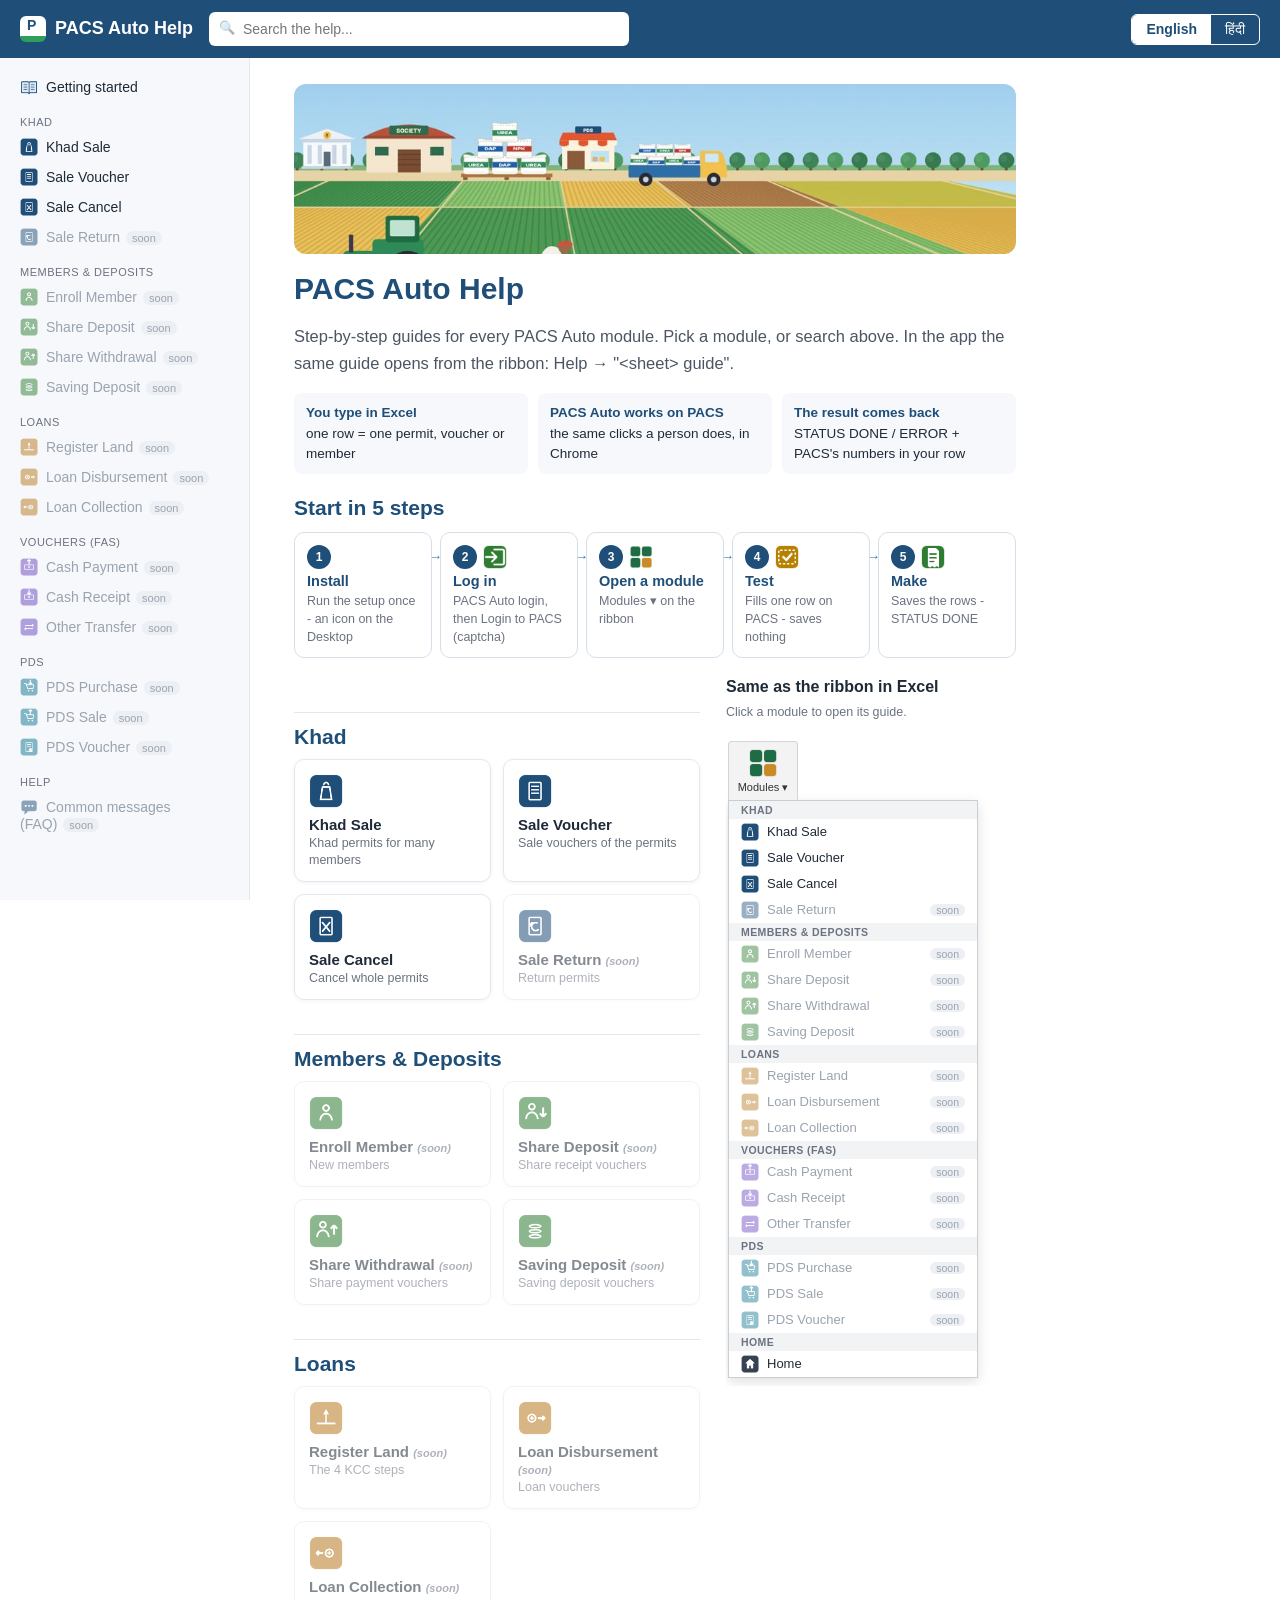
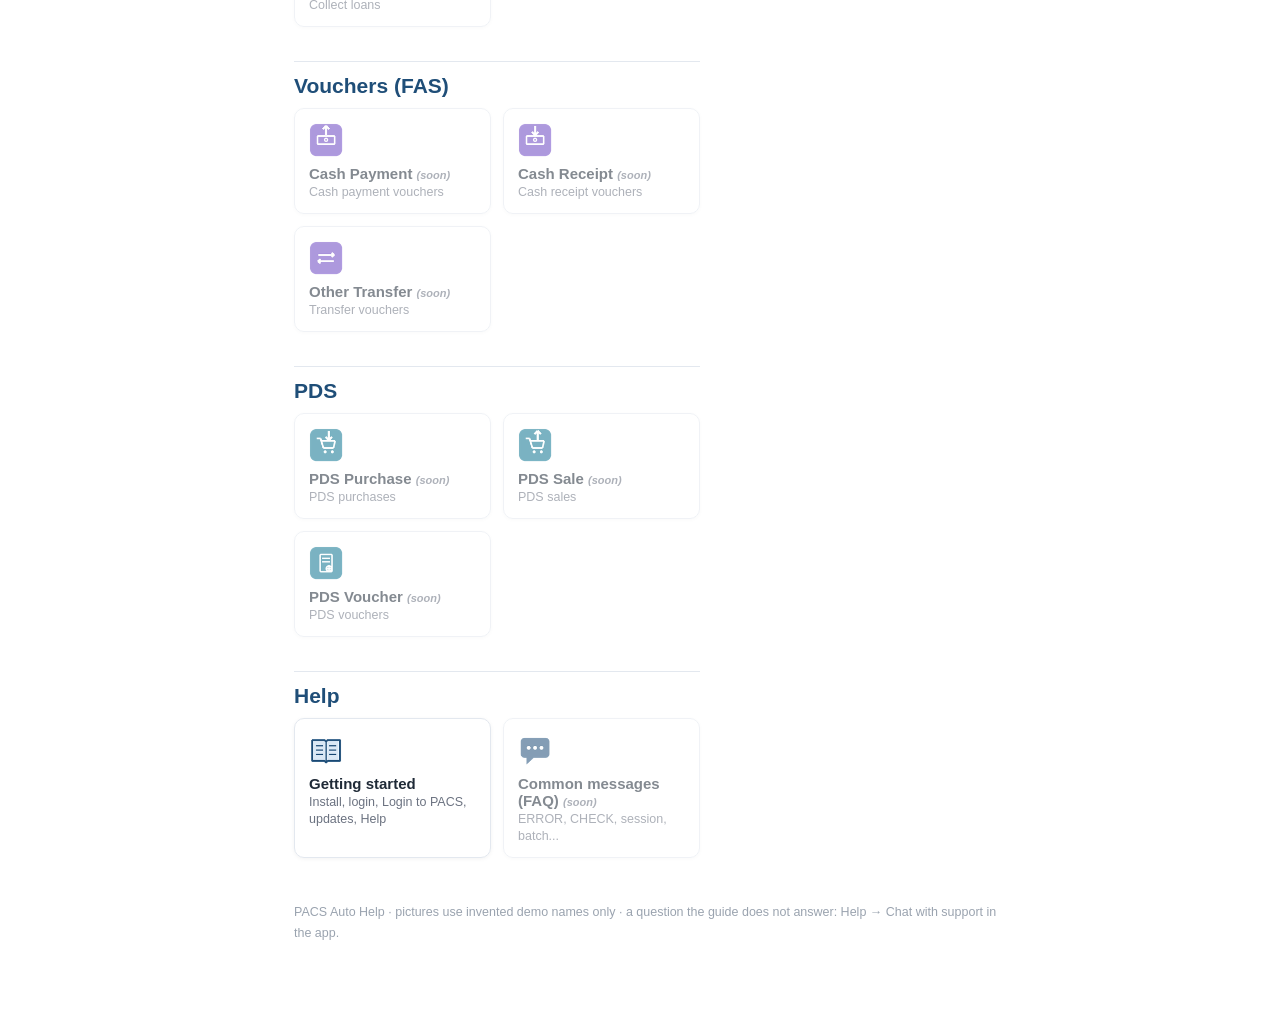
<file: index.html>
<!DOCTYPE html><html><head><meta charset="utf-8"><title>PACS Auto Help</title><meta http-equiv="refresh" content="0; url=en/index.html"><script>try{if(localStorage.getItem("pacsHelpLang")==="hi")location.replace("hi/index.html");else location.replace("en/index.html")}catch(e){}</script></head><body><a href="en/index.html">PACS Auto Help (English)</a> · <a href="hi/index.html">PACS Auto मदद (हिंदी)</a></body></html>
</file>
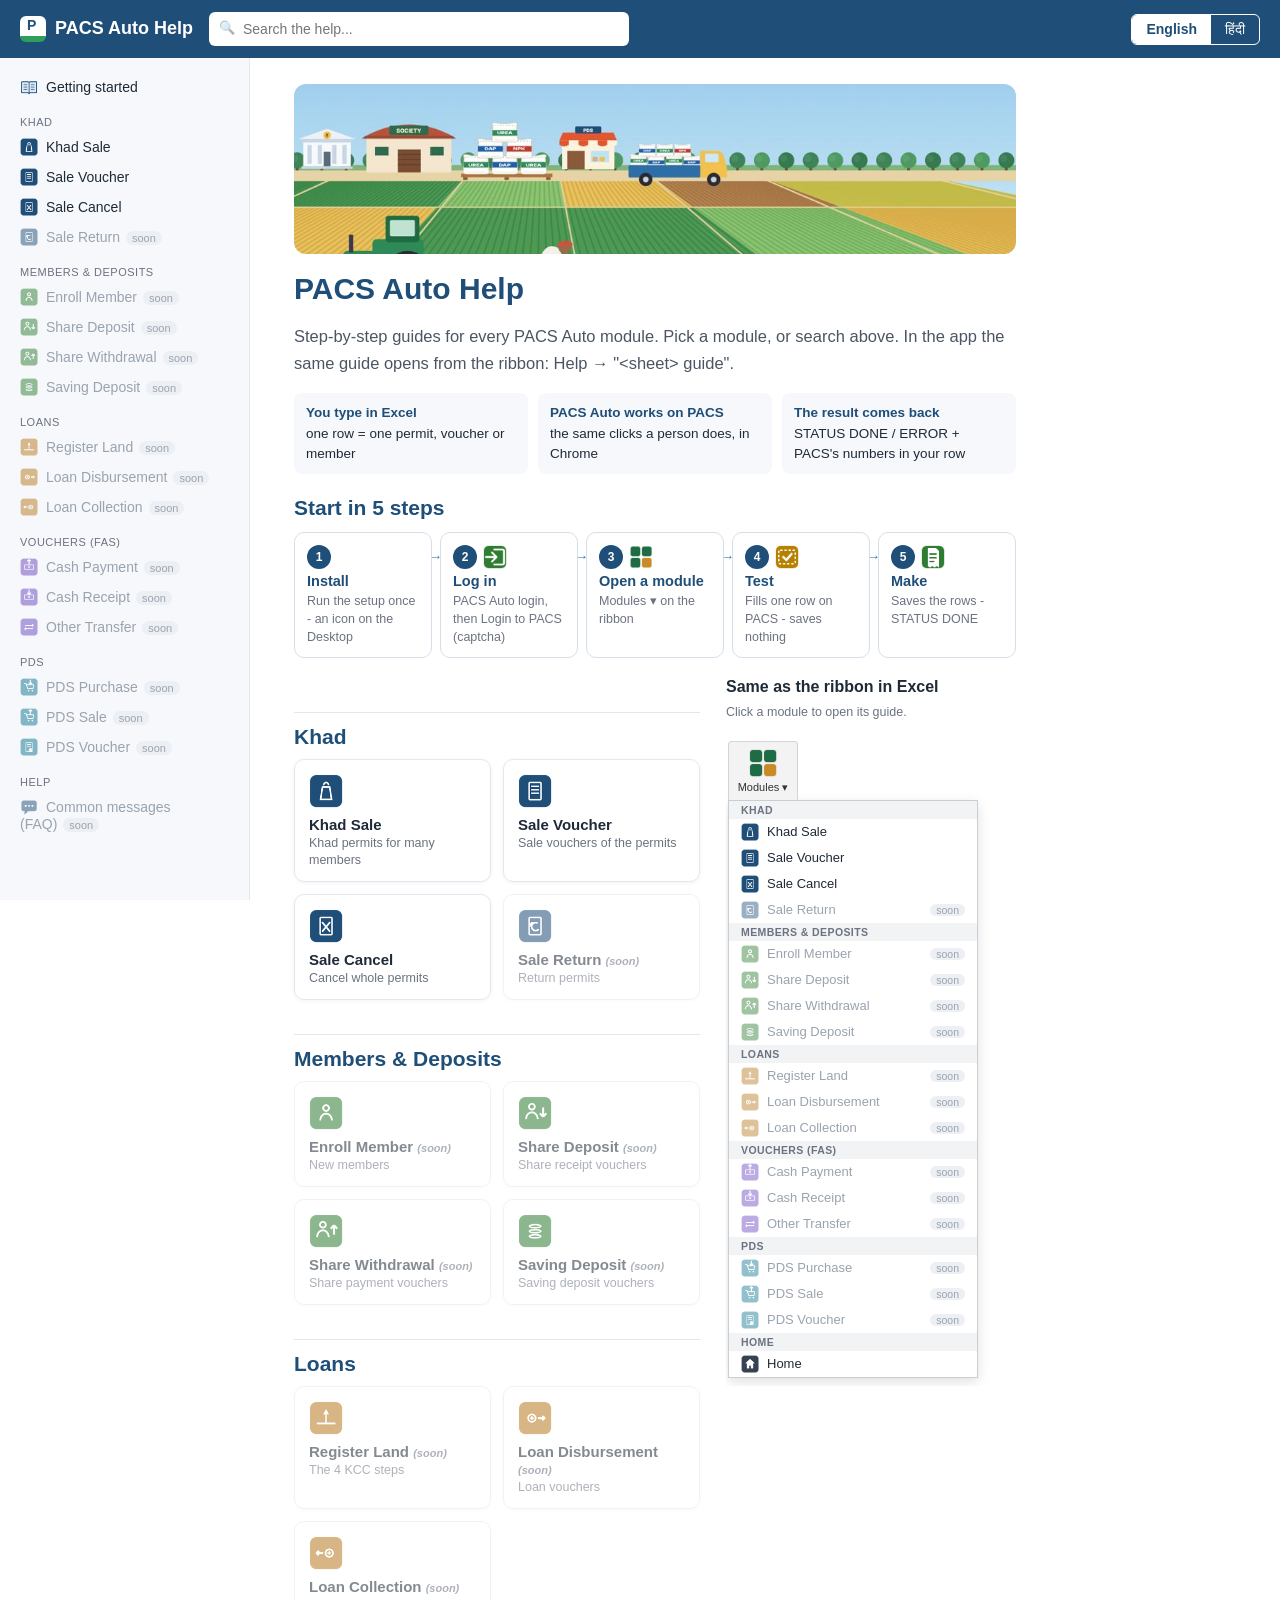
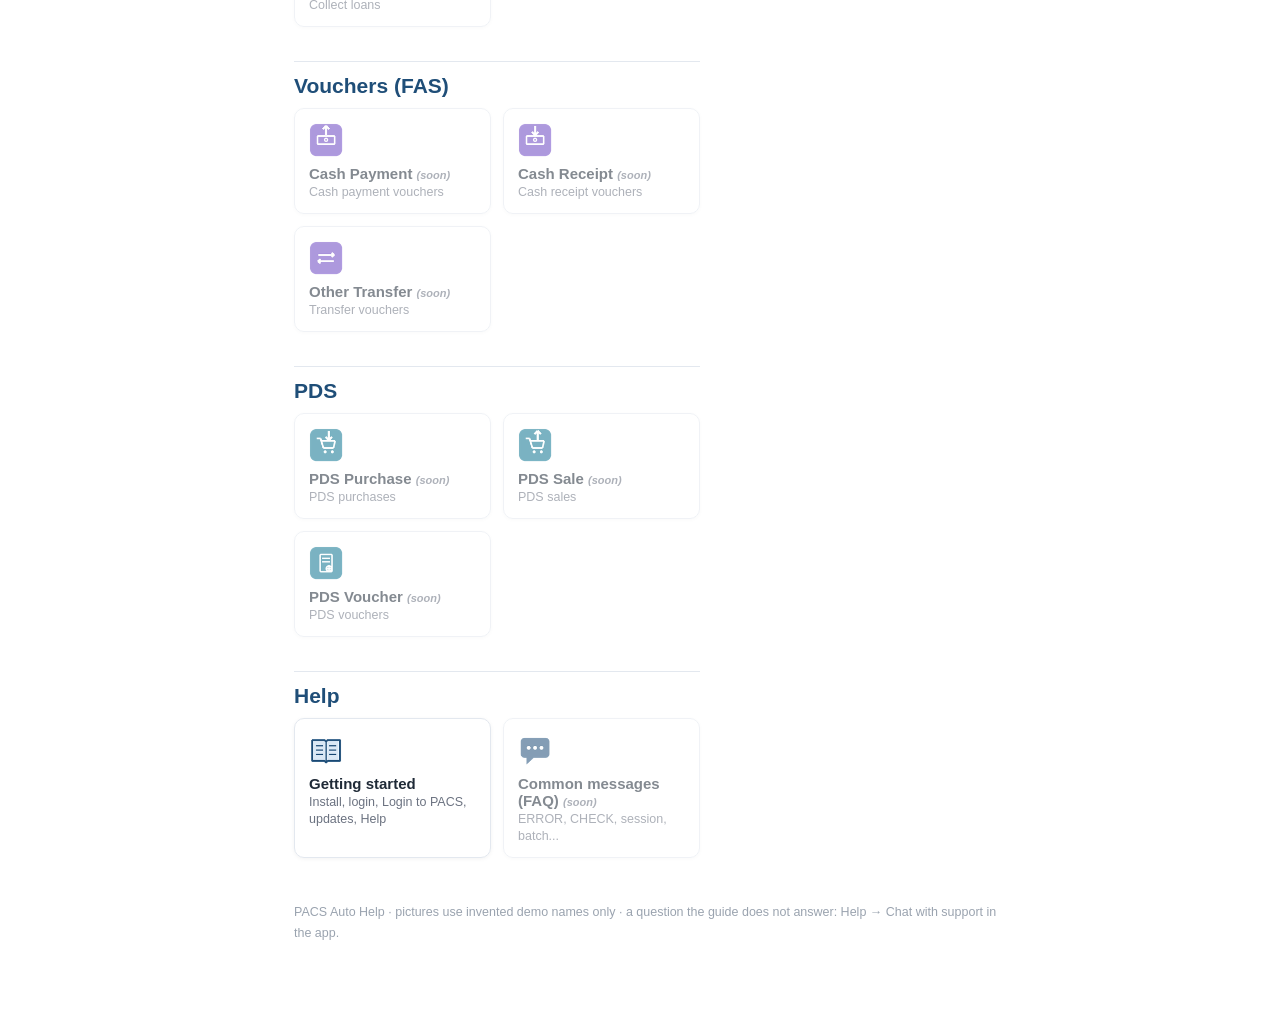
<file: en/index.html>
<!DOCTYPE html><html lang="en"><head><meta charset="utf-8"><meta name="viewport" content="width=device-width,initial-scale=1"><title>All modules - PACS Auto Help</title><link rel="stylesheet" href="../site.css?v=8e6ede04"><link rel="icon" href="../favicon.svg"></head><body class="en" data-lang="en" data-root="../" data-v="8e6ede04"><div class="top"><button class="menu" aria-label="menu">☰</button><a class="logo" href="../en/index.html"><i></i>PACS Auto Help</a><div class="srch"><input type="search" placeholder="Search the help..." aria-label="search"><div class="res" data-none="Nothing found - try another word."></div></div><div class="lt"><a href="#" class=on>English</a><a href="../hi/index.html">हिंदी</a></div></div><div class="wrap"><nav class="side"><a href="../en/getting-started.html"><img class="mi" width="20" height="20" src="../img/ribbon/help_book.png" alt="">Getting started</a><div class="g">Khad</div><a href="../en/khad-sale.html"><img class="mi" src="../img/ribbon/mod_khad_sale.png" width="20" height="20" alt="">Khad Sale</a><a href="../en/sale-voucher.html"><img class="mi" src="../img/ribbon/mod_sale_voucher.png" width="20" height="20" alt="">Sale Voucher</a><a href="../en/sale-cancel.html"><img class="mi" src="../img/ribbon/mod_sale_cancel.png" width="20" height="20" alt="">Sale Cancel</a><span><img class="mi" src="../img/ribbon/mod_sale_return.png" width="20" height="20" alt="">Sale Return<em>soon</em></span><div class="g">Members & Deposits</div><span><img class="mi" src="../img/ribbon/mod_enroll_member.png" width="20" height="20" alt="">Enroll Member<em>soon</em></span><span><img class="mi" src="../img/ribbon/mod_share_deposit.png" width="20" height="20" alt="">Share Deposit<em>soon</em></span><span><img class="mi" src="../img/ribbon/mod_share_withdrawal.png" width="20" height="20" alt="">Share Withdrawal<em>soon</em></span><span><img class="mi" src="../img/ribbon/mod_saving_deposit.png" width="20" height="20" alt="">Saving Deposit<em>soon</em></span><div class="g">Loans</div><span><img class="mi" src="../img/ribbon/mod_register_land.png" width="20" height="20" alt="">Register Land<em>soon</em></span><span><img class="mi" src="../img/ribbon/mod_loan_disbursement.png" width="20" height="20" alt="">Loan Disbursement<em>soon</em></span><span><img class="mi" src="../img/ribbon/mod_loan_collection.png" width="20" height="20" alt="">Loan Collection<em>soon</em></span><div class="g">Vouchers (FAS)</div><span><img class="mi" src="../img/ribbon/mod_cash_payment.png" width="20" height="20" alt="">Cash Payment<em>soon</em></span><span><img class="mi" src="../img/ribbon/mod_cash_receipt.png" width="20" height="20" alt="">Cash Receipt<em>soon</em></span><span><img class="mi" src="../img/ribbon/mod_other_transfer.png" width="20" height="20" alt="">Other Transfer<em>soon</em></span><div class="g">PDS</div><span><img class="mi" src="../img/ribbon/mod_pds_purchase.png" width="20" height="20" alt="">PDS Purchase<em>soon</em></span><span><img class="mi" src="../img/ribbon/mod_pds_sale.png" width="20" height="20" alt="">PDS Sale<em>soon</em></span><span><img class="mi" src="../img/ribbon/mod_pds_voucher.png" width="20" height="20" alt="">PDS Voucher<em>soon</em></span><div class="g">Help</div><span><img class="mi" width="20" height="20" src="../img/ribbon/help_chat.png" alt="">Common messages (FAQ)<em>soon</em></span></nav><main class="main"><div class="hero"></div><h1>PACS Auto Help</h1><p class="lead">Step-by-step guides for every PACS Auto module. Pick a module, or search above. In the app the same guide opens from the ribbon: Help → "&lt;sheet&gt; guide".</p><div class="what"><div><b>You type in Excel</b>one row = one permit, voucher or member</div><div><b>PACS Auto works on PACS</b>the same clicks a person does, in Chrome</div><div><b>The result comes back</b>STATUS DONE / ERROR + PACS's numbers in your row</div></div><h2 id="start" style="border:0;margin-top:10px">Start in 5 steps</h2><div class="start"><a class="st" href="getting-started.html#install"><span class="n">1</span><b>Install</b><small>Run the setup once - an icon on the Desktop</small></a><a class="st" href="getting-started.html#login"><span class="n">2</span><img class="ic" src="../img/ribbon/login.png" alt=""><b>Log in</b><small>PACS Auto login, then Login to PACS (captcha)</small></a><a class="st" href="getting-started.html#d-modules"><span class="n">3</span><img class="ic" src="../img/ribbon/modules.png" alt=""><b>Open a module</b><small>Modules ▾ on the ribbon</small></a><a class="st" href="getting-started.html#d-test"><span class="n">4</span><img class="ic" src="../img/ribbon/test.png" alt=""><b>Test</b><small>Fills one row on PACS - saves nothing</small></a><a class="st" href="getting-started.html#d-make"><span class="n">5</span><img class="ic" src="../img/ribbon/make.png" alt=""><b>Make</b><small>Saves the rows - STATUS DONE</small></a></div><div class="homegrid"><div><h2>Khad</h2><div class="cards"><a class="card" href="khad-sale.html"><img class="mi" src="../img/ribbon/mod_khad_sale.png" width="20" height="20" alt=""><b>Khad Sale</b><small>Khad permits for many members</small></a><a class="card" href="sale-voucher.html"><img class="mi" src="../img/ribbon/mod_sale_voucher.png" width="20" height="20" alt=""><b>Sale Voucher</b><small>Sale vouchers of the permits</small></a><a class="card" href="sale-cancel.html"><img class="mi" src="../img/ribbon/mod_sale_cancel.png" width="20" height="20" alt=""><b>Sale Cancel</b><small>Cancel whole permits</small></a><div class="card soon"><img class="mi" src="../img/ribbon/mod_sale_return.png" width="20" height="20" alt=""><b>Sale Return <em style="font-size:11px;color:#6b7280">(soon)</em></b><small>Return permits</small></div></div><h2>Members & Deposits</h2><div class="cards"><div class="card soon"><img class="mi" src="../img/ribbon/mod_enroll_member.png" width="20" height="20" alt=""><b>Enroll Member <em style="font-size:11px;color:#6b7280">(soon)</em></b><small>New members</small></div><div class="card soon"><img class="mi" src="../img/ribbon/mod_share_deposit.png" width="20" height="20" alt=""><b>Share Deposit <em style="font-size:11px;color:#6b7280">(soon)</em></b><small>Share receipt vouchers</small></div><div class="card soon"><img class="mi" src="../img/ribbon/mod_share_withdrawal.png" width="20" height="20" alt=""><b>Share Withdrawal <em style="font-size:11px;color:#6b7280">(soon)</em></b><small>Share payment vouchers</small></div><div class="card soon"><img class="mi" src="../img/ribbon/mod_saving_deposit.png" width="20" height="20" alt=""><b>Saving Deposit <em style="font-size:11px;color:#6b7280">(soon)</em></b><small>Saving deposit vouchers</small></div></div><h2>Loans</h2><div class="cards"><div class="card soon"><img class="mi" src="../img/ribbon/mod_register_land.png" width="20" height="20" alt=""><b>Register Land <em style="font-size:11px;color:#6b7280">(soon)</em></b><small>The 4 KCC steps</small></div><div class="card soon"><img class="mi" src="../img/ribbon/mod_loan_disbursement.png" width="20" height="20" alt=""><b>Loan Disbursement <em style="font-size:11px;color:#6b7280">(soon)</em></b><small>Loan vouchers</small></div><div class="card soon"><img class="mi" src="../img/ribbon/mod_loan_collection.png" width="20" height="20" alt=""><b>Loan Collection <em style="font-size:11px;color:#6b7280">(soon)</em></b><small>Collect loans</small></div></div><h2>Vouchers (FAS)</h2><div class="cards"><div class="card soon"><img class="mi" src="../img/ribbon/mod_cash_payment.png" width="20" height="20" alt=""><b>Cash Payment <em style="font-size:11px;color:#6b7280">(soon)</em></b><small>Cash payment vouchers</small></div><div class="card soon"><img class="mi" src="../img/ribbon/mod_cash_receipt.png" width="20" height="20" alt=""><b>Cash Receipt <em style="font-size:11px;color:#6b7280">(soon)</em></b><small>Cash receipt vouchers</small></div><div class="card soon"><img class="mi" src="../img/ribbon/mod_other_transfer.png" width="20" height="20" alt=""><b>Other Transfer <em style="font-size:11px;color:#6b7280">(soon)</em></b><small>Transfer vouchers</small></div></div><h2>PDS</h2><div class="cards"><div class="card soon"><img class="mi" src="../img/ribbon/mod_pds_purchase.png" width="20" height="20" alt=""><b>PDS Purchase <em style="font-size:11px;color:#6b7280">(soon)</em></b><small>PDS purchases</small></div><div class="card soon"><img class="mi" src="../img/ribbon/mod_pds_sale.png" width="20" height="20" alt=""><b>PDS Sale <em style="font-size:11px;color:#6b7280">(soon)</em></b><small>PDS sales</small></div><div class="card soon"><img class="mi" src="../img/ribbon/mod_pds_voucher.png" width="20" height="20" alt=""><b>PDS Voucher <em style="font-size:11px;color:#6b7280">(soon)</em></b><small>PDS vouchers</small></div></div><h2>Help</h2><div class="cards"><a class="card" href="getting-started.html"><img class="mi" width="20" height="20" src="../img/ribbon/help_book.png" alt=""><b>Getting started</b><small>Install, login, Login to PACS, updates, Help</small></a><div class="card soon"><img class="mi" width="20" height="20" src="../img/ribbon/help_chat.png" alt=""><b>Common messages (FAQ) <em style="font-size:11px;color:#6b7280">(soon)</em></b><small>ERROR, CHECK, session, batch...</small></div></div></div><div class="mmcol"><h3>Same as the ribbon in Excel</h3><p class="cap">Click a module to open its guide.</p><div class="fig"><div class="mmenu"><div class="mbtn"><img class="ic" src="../img/ribbon/modules.png" alt="">Modules ▾</div><div class="menu2 mlist"><div class="mh">KHAD</div><a class="hot" href="khad-sale.html" title="Khad Sale guide"><img class="ic" src="../img/ribbon/mod_khad_sale.png" width="18" height="18" alt="">Khad Sale</a><a class="hot" href="sale-voucher.html" title="Sale Voucher guide"><img class="ic" src="../img/ribbon/mod_sale_voucher.png" width="18" height="18" alt="">Sale Voucher</a><a class="hot" href="sale-cancel.html" title="Sale Cancel guide"><img class="ic" src="../img/ribbon/mod_sale_cancel.png" width="18" height="18" alt="">Sale Cancel</a><div class="gy"><img class="ic" src="../img/ribbon/mod_sale_return.png" width="18" height="18" alt="">Sale Return<em>soon</em></div><div class="mh">MEMBERS & DEPOSITS</div><div class="gy"><img class="ic" src="../img/ribbon/mod_enroll_member.png" width="18" height="18" alt="">Enroll Member<em>soon</em></div><div class="gy"><img class="ic" src="../img/ribbon/mod_share_deposit.png" width="18" height="18" alt="">Share Deposit<em>soon</em></div><div class="gy"><img class="ic" src="../img/ribbon/mod_share_withdrawal.png" width="18" height="18" alt="">Share Withdrawal<em>soon</em></div><div class="gy"><img class="ic" src="../img/ribbon/mod_saving_deposit.png" width="18" height="18" alt="">Saving Deposit<em>soon</em></div><div class="mh">LOANS</div><div class="gy"><img class="ic" src="../img/ribbon/mod_register_land.png" width="18" height="18" alt="">Register Land<em>soon</em></div><div class="gy"><img class="ic" src="../img/ribbon/mod_loan_disbursement.png" width="18" height="18" alt="">Loan Disbursement<em>soon</em></div><div class="gy"><img class="ic" src="../img/ribbon/mod_loan_collection.png" width="18" height="18" alt="">Loan Collection<em>soon</em></div><div class="mh">VOUCHERS (FAS)</div><div class="gy"><img class="ic" src="../img/ribbon/mod_cash_payment.png" width="18" height="18" alt="">Cash Payment<em>soon</em></div><div class="gy"><img class="ic" src="../img/ribbon/mod_cash_receipt.png" width="18" height="18" alt="">Cash Receipt<em>soon</em></div><div class="gy"><img class="ic" src="../img/ribbon/mod_other_transfer.png" width="18" height="18" alt="">Other Transfer<em>soon</em></div><div class="mh">PDS</div><div class="gy"><img class="ic" src="../img/ribbon/mod_pds_purchase.png" width="18" height="18" alt="">PDS Purchase<em>soon</em></div><div class="gy"><img class="ic" src="../img/ribbon/mod_pds_sale.png" width="18" height="18" alt="">PDS Sale<em>soon</em></div><div class="gy"><img class="ic" src="../img/ribbon/mod_pds_voucher.png" width="18" height="18" alt="">PDS Voucher<em>soon</em></div><div class="mh">HOME</div><div><img class="ic" src="../img/ribbon/mod_home.png" width="18" height="18" alt="">Home</div></div></div></div></div></div><p class="foot">PACS Auto Help · pictures use invented demo names only · a question the guide does not answer: Help → Chat with support in the app.</p></main><aside class="toc"></aside></div><script src="../site.js?v=8e6ede04"></script></body></html>
</file>
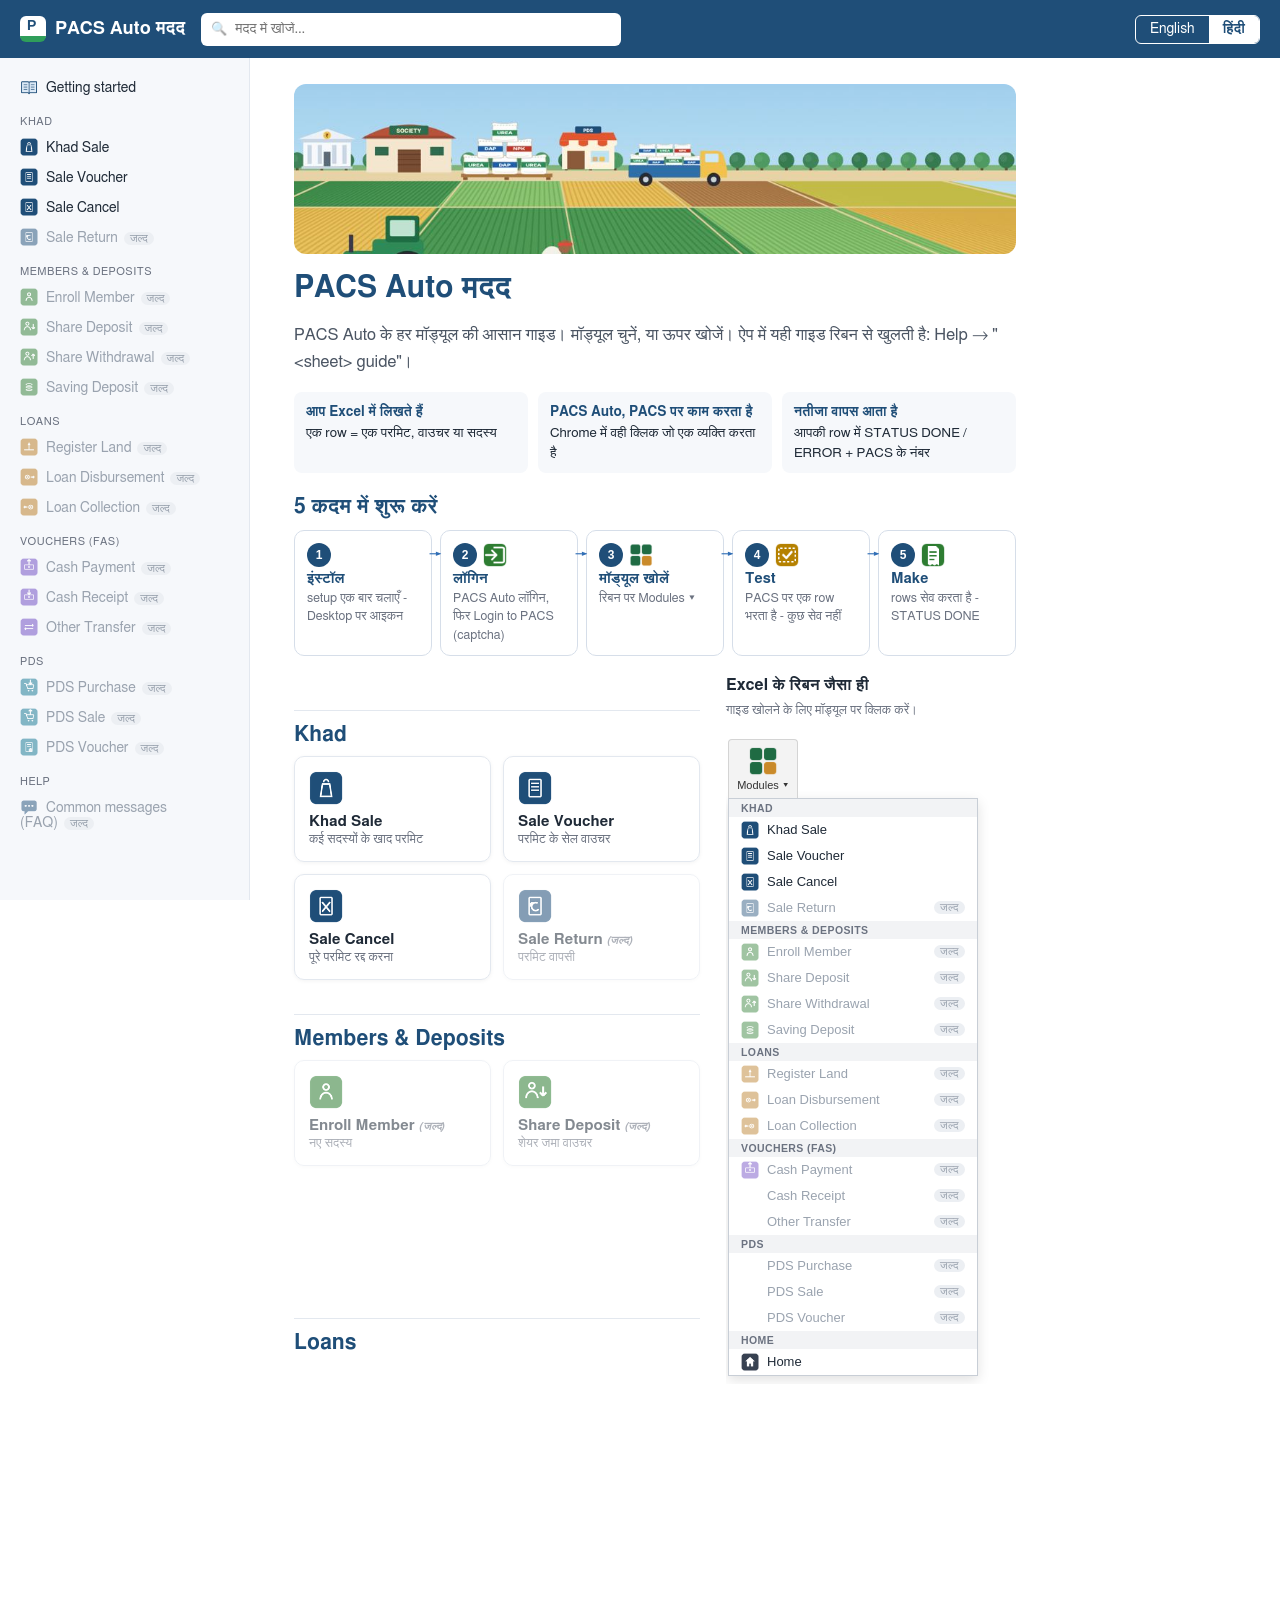
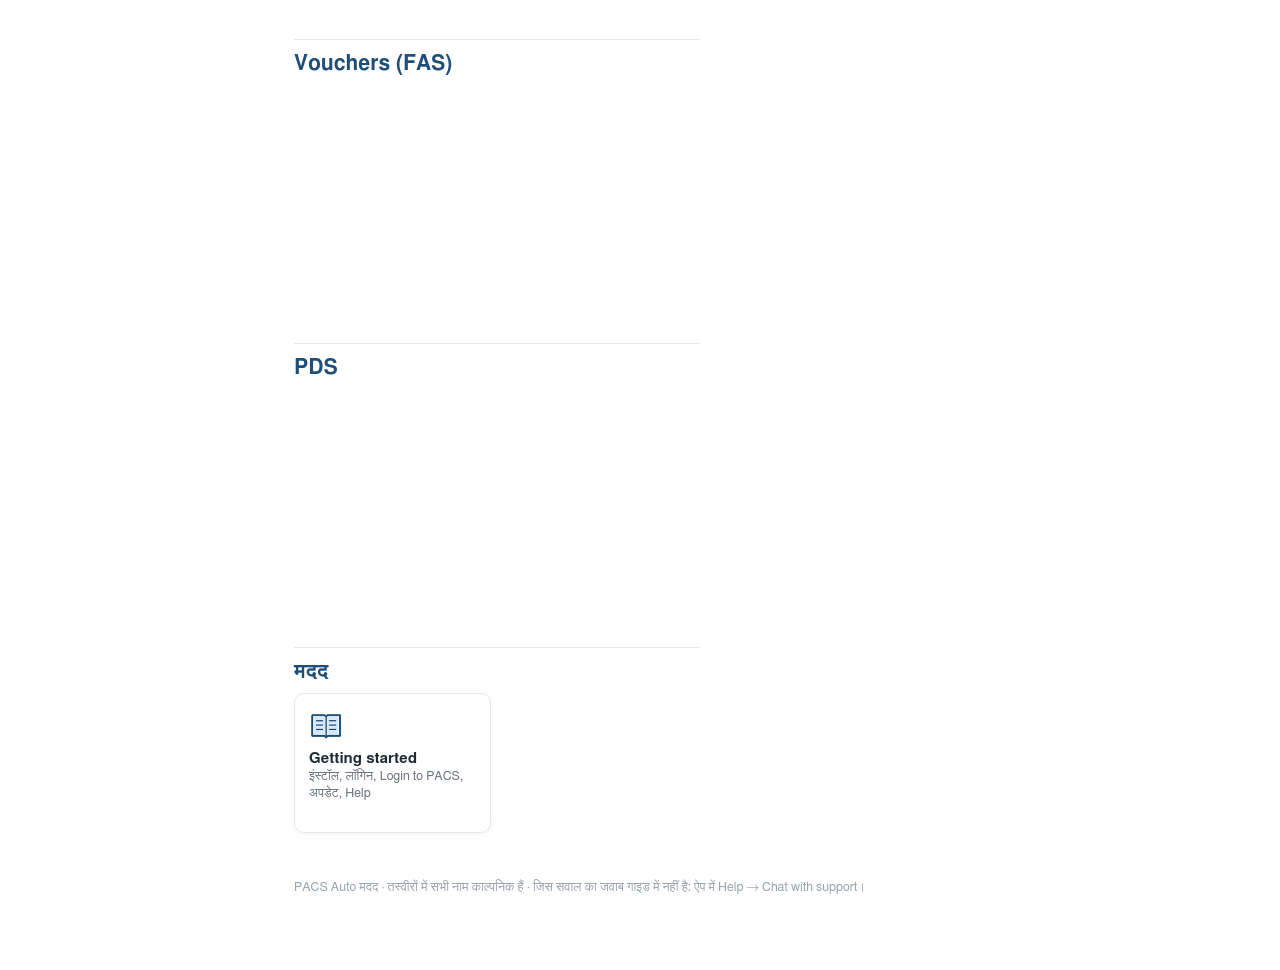
<file: hi/index.html>
<!DOCTYPE html><html lang="hi"><head><meta charset="utf-8"><meta name="viewport" content="width=device-width,initial-scale=1"><title>सभी मॉड्यूल - PACS Auto मदद</title><link rel="stylesheet" href="../site.css?v=8e6ede04"><link rel="icon" href="../favicon.svg"></head><body class="hi" data-lang="hi" data-root="../" data-v="8e6ede04"><div class="top"><button class="menu" aria-label="menu">☰</button><a class="logo" href="../hi/index.html"><i></i>PACS Auto मदद</a><div class="srch"><input type="search" placeholder="मदद में खोजें..." aria-label="search"><div class="res" data-none="कुछ नहीं मिला - दूसरा शब्द लिखें।"></div></div><div class="lt"><a href="../en/index.html">English</a><a href="#" class=on>हिंदी</a></div></div><div class="wrap"><nav class="side"><a href="../hi/getting-started.html"><img class="mi" width="20" height="20" src="../img/ribbon/help_book.png" alt="">Getting started</a><div class="g">Khad</div><a href="../hi/khad-sale.html"><img class="mi" src="../img/ribbon/mod_khad_sale.png" width="20" height="20" alt="">Khad Sale</a><a href="../hi/sale-voucher.html"><img class="mi" src="../img/ribbon/mod_sale_voucher.png" width="20" height="20" alt="">Sale Voucher</a><a href="../hi/sale-cancel.html"><img class="mi" src="../img/ribbon/mod_sale_cancel.png" width="20" height="20" alt="">Sale Cancel</a><span><img class="mi" src="../img/ribbon/mod_sale_return.png" width="20" height="20" alt="">Sale Return<em>जल्द</em></span><div class="g">Members & Deposits</div><span><img class="mi" src="../img/ribbon/mod_enroll_member.png" width="20" height="20" alt="">Enroll Member<em>जल्द</em></span><span><img class="mi" src="../img/ribbon/mod_share_deposit.png" width="20" height="20" alt="">Share Deposit<em>जल्द</em></span><span><img class="mi" src="../img/ribbon/mod_share_withdrawal.png" width="20" height="20" alt="">Share Withdrawal<em>जल्द</em></span><span><img class="mi" src="../img/ribbon/mod_saving_deposit.png" width="20" height="20" alt="">Saving Deposit<em>जल्द</em></span><div class="g">Loans</div><span><img class="mi" src="../img/ribbon/mod_register_land.png" width="20" height="20" alt="">Register Land<em>जल्द</em></span><span><img class="mi" src="../img/ribbon/mod_loan_disbursement.png" width="20" height="20" alt="">Loan Disbursement<em>जल्द</em></span><span><img class="mi" src="../img/ribbon/mod_loan_collection.png" width="20" height="20" alt="">Loan Collection<em>जल्द</em></span><div class="g">Vouchers (FAS)</div><span><img class="mi" src="../img/ribbon/mod_cash_payment.png" width="20" height="20" alt="">Cash Payment<em>जल्द</em></span><span><img class="mi" src="../img/ribbon/mod_cash_receipt.png" width="20" height="20" alt="">Cash Receipt<em>जल्द</em></span><span><img class="mi" src="../img/ribbon/mod_other_transfer.png" width="20" height="20" alt="">Other Transfer<em>जल्द</em></span><div class="g">PDS</div><span><img class="mi" src="../img/ribbon/mod_pds_purchase.png" width="20" height="20" alt="">PDS Purchase<em>जल्द</em></span><span><img class="mi" src="../img/ribbon/mod_pds_sale.png" width="20" height="20" alt="">PDS Sale<em>जल्द</em></span><span><img class="mi" src="../img/ribbon/mod_pds_voucher.png" width="20" height="20" alt="">PDS Voucher<em>जल्द</em></span><div class="g">Help</div><span><img class="mi" width="20" height="20" src="../img/ribbon/help_chat.png" alt="">Common messages (FAQ)<em>जल्द</em></span></nav><main class="main"><div class="hero"></div><h1>PACS Auto मदद</h1><p class="lead">PACS Auto के हर मॉड्यूल की आसान गाइड। मॉड्यूल चुनें, या ऊपर खोजें। ऐप में यही गाइड रिबन से खुलती है: Help → "&lt;sheet&gt; guide"।</p><div class="what"><div><b>आप Excel में लिखते हैं</b>एक row = एक परमिट, वाउचर या सदस्य</div><div><b>PACS Auto, PACS पर काम करता है</b>Chrome में वही क्लिक जो एक व्यक्ति करता है</div><div><b>नतीजा वापस आता है</b>आपकी row में STATUS DONE / ERROR + PACS के नंबर</div></div><h2 id="start" style="border:0;margin-top:10px">5 कदम में शुरू करें</h2><div class="start"><a class="st" href="getting-started.html#install"><span class="n">1</span><b>इंस्टॉल</b><small>setup एक बार चलाएँ - Desktop पर आइकन</small></a><a class="st" href="getting-started.html#login"><span class="n">2</span><img class="ic" src="../img/ribbon/login.png" alt=""><b>लॉगिन</b><small>PACS Auto लॉगिन, फिर Login to PACS (captcha)</small></a><a class="st" href="getting-started.html#d-modules"><span class="n">3</span><img class="ic" src="../img/ribbon/modules.png" alt=""><b>मॉड्यूल खोलें</b><small>रिबन पर Modules ▾</small></a><a class="st" href="getting-started.html#d-test"><span class="n">4</span><img class="ic" src="../img/ribbon/test.png" alt=""><b>Test</b><small>PACS पर एक row भरता है - कुछ सेव नहीं</small></a><a class="st" href="getting-started.html#d-make"><span class="n">5</span><img class="ic" src="../img/ribbon/make.png" alt=""><b>Make</b><small>rows सेव करता है - STATUS DONE</small></a></div><div class="homegrid"><div><h2>Khad</h2><div class="cards"><a class="card" href="khad-sale.html"><img class="mi" src="../img/ribbon/mod_khad_sale.png" width="20" height="20" alt=""><b>Khad Sale</b><small>कई सदस्यों के खाद परमिट</small></a><a class="card" href="sale-voucher.html"><img class="mi" src="../img/ribbon/mod_sale_voucher.png" width="20" height="20" alt=""><b>Sale Voucher</b><small>परमिट के सेल वाउचर</small></a><a class="card" href="sale-cancel.html"><img class="mi" src="../img/ribbon/mod_sale_cancel.png" width="20" height="20" alt=""><b>Sale Cancel</b><small>पूरे परमिट रद्द करना</small></a><div class="card soon"><img class="mi" src="../img/ribbon/mod_sale_return.png" width="20" height="20" alt=""><b>Sale Return <em style="font-size:11px;color:#6b7280">(जल्द)</em></b><small>परमिट वापसी</small></div></div><h2>Members & Deposits</h2><div class="cards"><div class="card soon"><img class="mi" src="../img/ribbon/mod_enroll_member.png" width="20" height="20" alt=""><b>Enroll Member <em style="font-size:11px;color:#6b7280">(जल्द)</em></b><small>नए सदस्य</small></div><div class="card soon"><img class="mi" src="../img/ribbon/mod_share_deposit.png" width="20" height="20" alt=""><b>Share Deposit <em style="font-size:11px;color:#6b7280">(जल्द)</em></b><small>शेयर जमा वाउचर</small></div><div class="card soon"><img class="mi" src="../img/ribbon/mod_share_withdrawal.png" width="20" height="20" alt=""><b>Share Withdrawal <em style="font-size:11px;color:#6b7280">(जल्द)</em></b><small>शेयर निकासी वाउचर</small></div><div class="card soon"><img class="mi" src="../img/ribbon/mod_saving_deposit.png" width="20" height="20" alt=""><b>Saving Deposit <em style="font-size:11px;color:#6b7280">(जल्द)</em></b><small>बचत जमा वाउचर</small></div></div><h2>Loans</h2><div class="cards"><div class="card soon"><img class="mi" src="../img/ribbon/mod_register_land.png" width="20" height="20" alt=""><b>Register Land <em style="font-size:11px;color:#6b7280">(जल्द)</em></b><small>KCC के 4 कदम</small></div><div class="card soon"><img class="mi" src="../img/ribbon/mod_loan_disbursement.png" width="20" height="20" alt=""><b>Loan Disbursement <em style="font-size:11px;color:#6b7280">(जल्द)</em></b><small>ऋण वितरण वाउचर</small></div><div class="card soon"><img class="mi" src="../img/ribbon/mod_loan_collection.png" width="20" height="20" alt=""><b>Loan Collection <em style="font-size:11px;color:#6b7280">(जल्द)</em></b><small>ऋण वसूली</small></div></div><h2>Vouchers (FAS)</h2><div class="cards"><div class="card soon"><img class="mi" src="../img/ribbon/mod_cash_payment.png" width="20" height="20" alt=""><b>Cash Payment <em style="font-size:11px;color:#6b7280">(जल्द)</em></b><small>नकद भुगतान वाउचर</small></div><div class="card soon"><img class="mi" src="../img/ribbon/mod_cash_receipt.png" width="20" height="20" alt=""><b>Cash Receipt <em style="font-size:11px;color:#6b7280">(जल्द)</em></b><small>नकद प्राप्ति वाउचर</small></div><div class="card soon"><img class="mi" src="../img/ribbon/mod_other_transfer.png" width="20" height="20" alt=""><b>Other Transfer <em style="font-size:11px;color:#6b7280">(जल्द)</em></b><small>ट्रांसफर वाउचर</small></div></div><h2>PDS</h2><div class="cards"><div class="card soon"><img class="mi" src="../img/ribbon/mod_pds_purchase.png" width="20" height="20" alt=""><b>PDS Purchase <em style="font-size:11px;color:#6b7280">(जल्द)</em></b><small>PDS खरीदी</small></div><div class="card soon"><img class="mi" src="../img/ribbon/mod_pds_sale.png" width="20" height="20" alt=""><b>PDS Sale <em style="font-size:11px;color:#6b7280">(जल्द)</em></b><small>PDS बिक्री</small></div><div class="card soon"><img class="mi" src="../img/ribbon/mod_pds_voucher.png" width="20" height="20" alt=""><b>PDS Voucher <em style="font-size:11px;color:#6b7280">(जल्द)</em></b><small>PDS वाउचर</small></div></div><h2>मदद</h2><div class="cards"><a class="card" href="getting-started.html"><img class="mi" width="20" height="20" src="../img/ribbon/help_book.png" alt=""><b>Getting started</b><small>इंस्टॉल, लॉगिन, Login to PACS, अपडेट, Help</small></a><div class="card soon"><img class="mi" width="20" height="20" src="../img/ribbon/help_chat.png" alt=""><b>Common messages (FAQ) <em style="font-size:11px;color:#6b7280">(जल्द)</em></b><small>ERROR, CHECK, session, batch...</small></div></div></div><div class="mmcol"><h3>Excel के रिबन जैसा ही</h3><p class="cap">गाइड खोलने के लिए मॉड्यूल पर क्लिक करें।</p><div class="fig"><div class="mmenu"><div class="mbtn"><img class="ic" src="../img/ribbon/modules.png" alt="">Modules ▾</div><div class="menu2 mlist"><div class="mh">KHAD</div><a class="hot" href="khad-sale.html" title="Khad Sale guide"><img class="ic" src="../img/ribbon/mod_khad_sale.png" width="18" height="18" alt="">Khad Sale</a><a class="hot" href="sale-voucher.html" title="Sale Voucher guide"><img class="ic" src="../img/ribbon/mod_sale_voucher.png" width="18" height="18" alt="">Sale Voucher</a><a class="hot" href="sale-cancel.html" title="Sale Cancel guide"><img class="ic" src="../img/ribbon/mod_sale_cancel.png" width="18" height="18" alt="">Sale Cancel</a><div class="gy"><img class="ic" src="../img/ribbon/mod_sale_return.png" width="18" height="18" alt="">Sale Return<em>जल्द</em></div><div class="mh">MEMBERS & DEPOSITS</div><div class="gy"><img class="ic" src="../img/ribbon/mod_enroll_member.png" width="18" height="18" alt="">Enroll Member<em>जल्द</em></div><div class="gy"><img class="ic" src="../img/ribbon/mod_share_deposit.png" width="18" height="18" alt="">Share Deposit<em>जल्द</em></div><div class="gy"><img class="ic" src="../img/ribbon/mod_share_withdrawal.png" width="18" height="18" alt="">Share Withdrawal<em>जल्द</em></div><div class="gy"><img class="ic" src="../img/ribbon/mod_saving_deposit.png" width="18" height="18" alt="">Saving Deposit<em>जल्द</em></div><div class="mh">LOANS</div><div class="gy"><img class="ic" src="../img/ribbon/mod_register_land.png" width="18" height="18" alt="">Register Land<em>जल्द</em></div><div class="gy"><img class="ic" src="../img/ribbon/mod_loan_disbursement.png" width="18" height="18" alt="">Loan Disbursement<em>जल्द</em></div><div class="gy"><img class="ic" src="../img/ribbon/mod_loan_collection.png" width="18" height="18" alt="">Loan Collection<em>जल्द</em></div><div class="mh">VOUCHERS (FAS)</div><div class="gy"><img class="ic" src="../img/ribbon/mod_cash_payment.png" width="18" height="18" alt="">Cash Payment<em>जल्द</em></div><div class="gy"><img class="ic" src="../img/ribbon/mod_cash_receipt.png" width="18" height="18" alt="">Cash Receipt<em>जल्द</em></div><div class="gy"><img class="ic" src="../img/ribbon/mod_other_transfer.png" width="18" height="18" alt="">Other Transfer<em>जल्द</em></div><div class="mh">PDS</div><div class="gy"><img class="ic" src="../img/ribbon/mod_pds_purchase.png" width="18" height="18" alt="">PDS Purchase<em>जल्द</em></div><div class="gy"><img class="ic" src="../img/ribbon/mod_pds_sale.png" width="18" height="18" alt="">PDS Sale<em>जल्द</em></div><div class="gy"><img class="ic" src="../img/ribbon/mod_pds_voucher.png" width="18" height="18" alt="">PDS Voucher<em>जल्द</em></div><div class="mh">HOME</div><div><img class="ic" src="../img/ribbon/mod_home.png" width="18" height="18" alt="">Home</div></div></div></div></div></div><p class="foot">PACS Auto मदद · तस्वीरों में सभी नाम काल्पनिक हैं · जिस सवाल का जवाब गाइड में नहीं है: ऐप में Help → Chat with support।</p></main><aside class="toc"></aside></div><script src="../site.js?v=8e6ede04"></script></body></html>
</file>
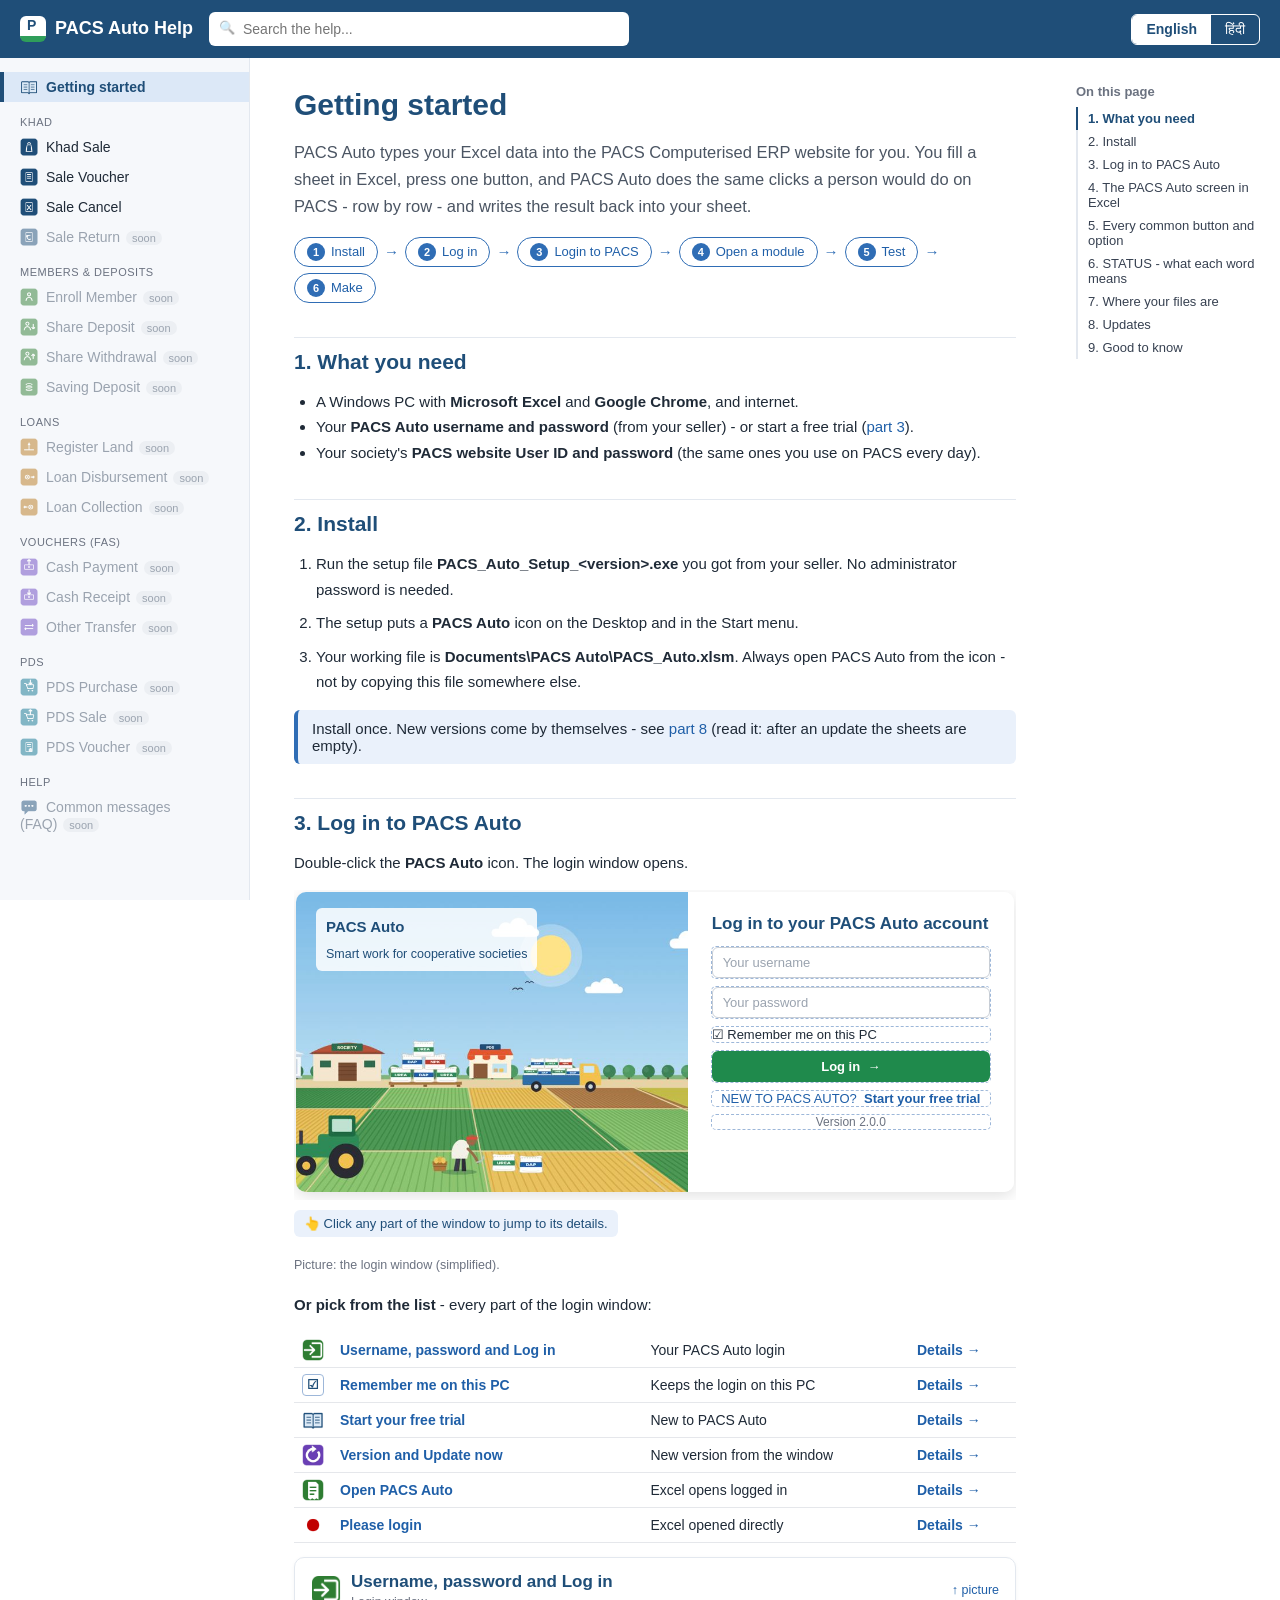
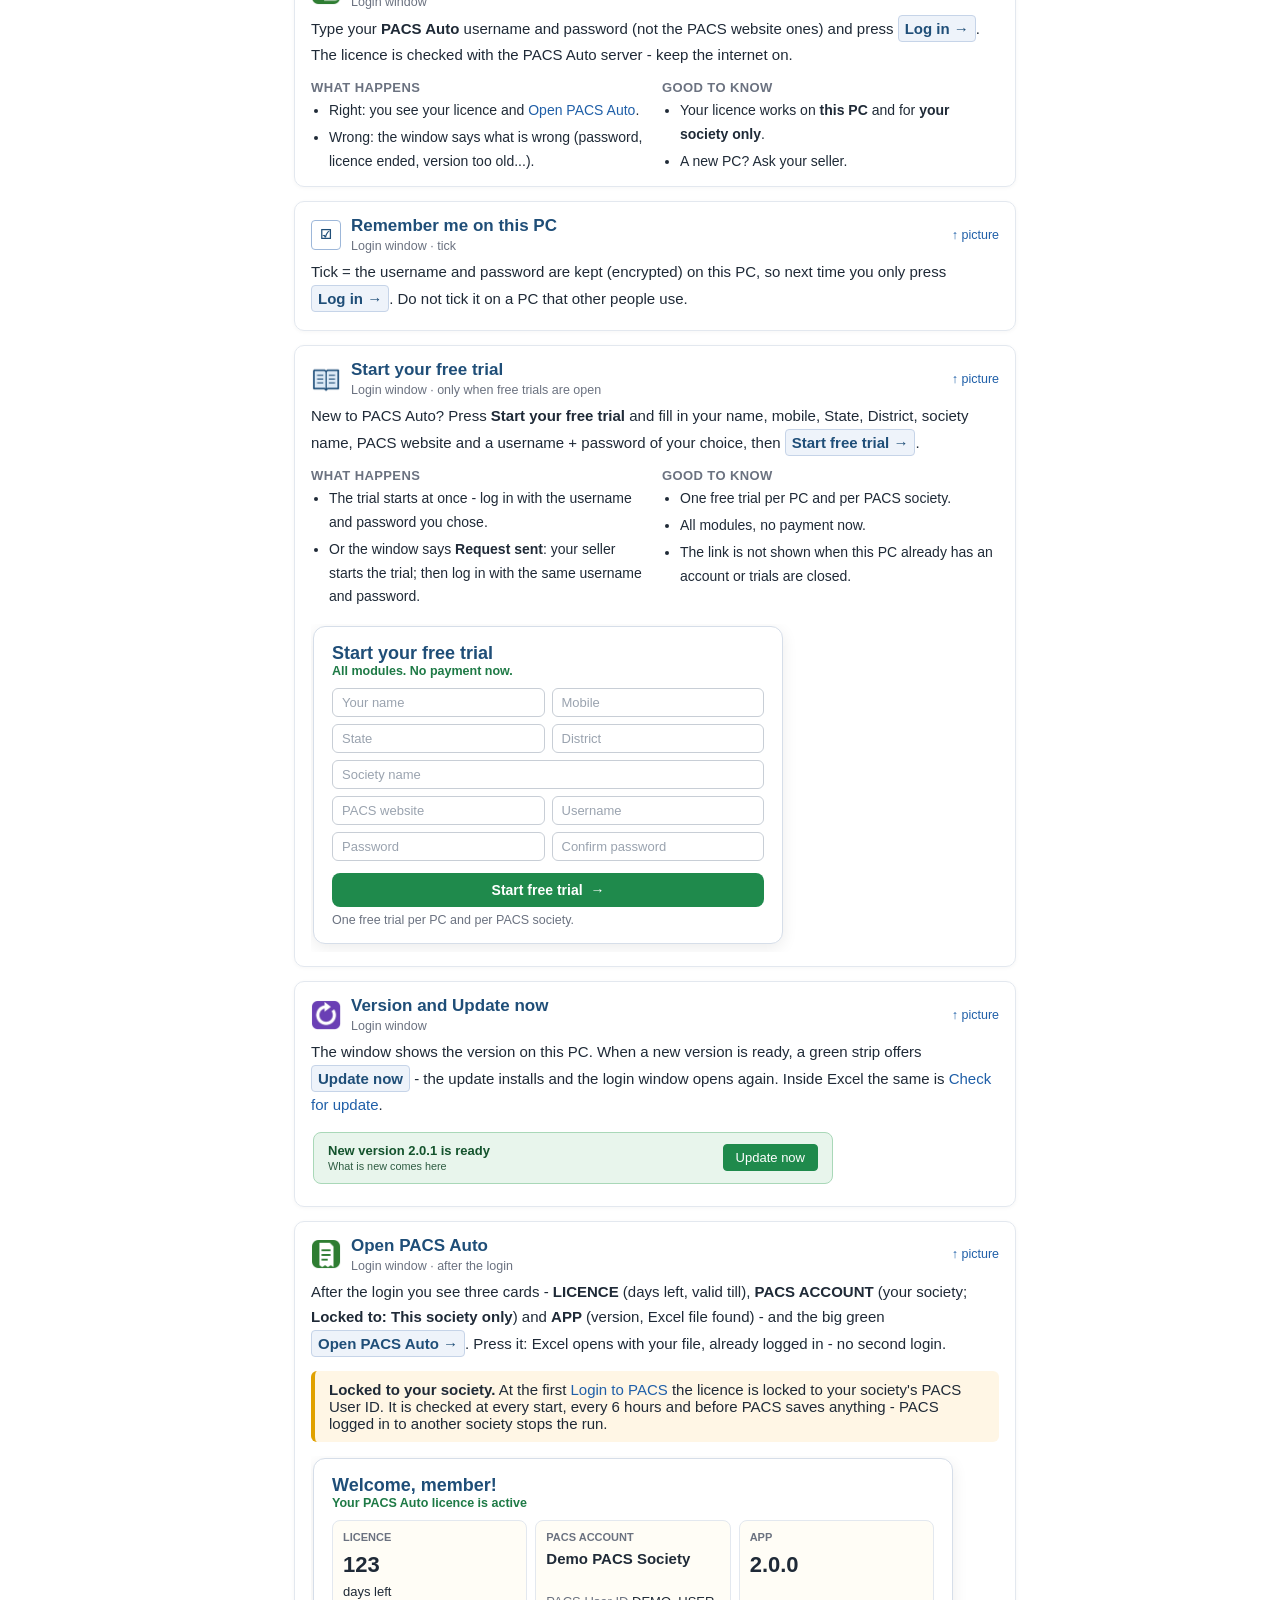
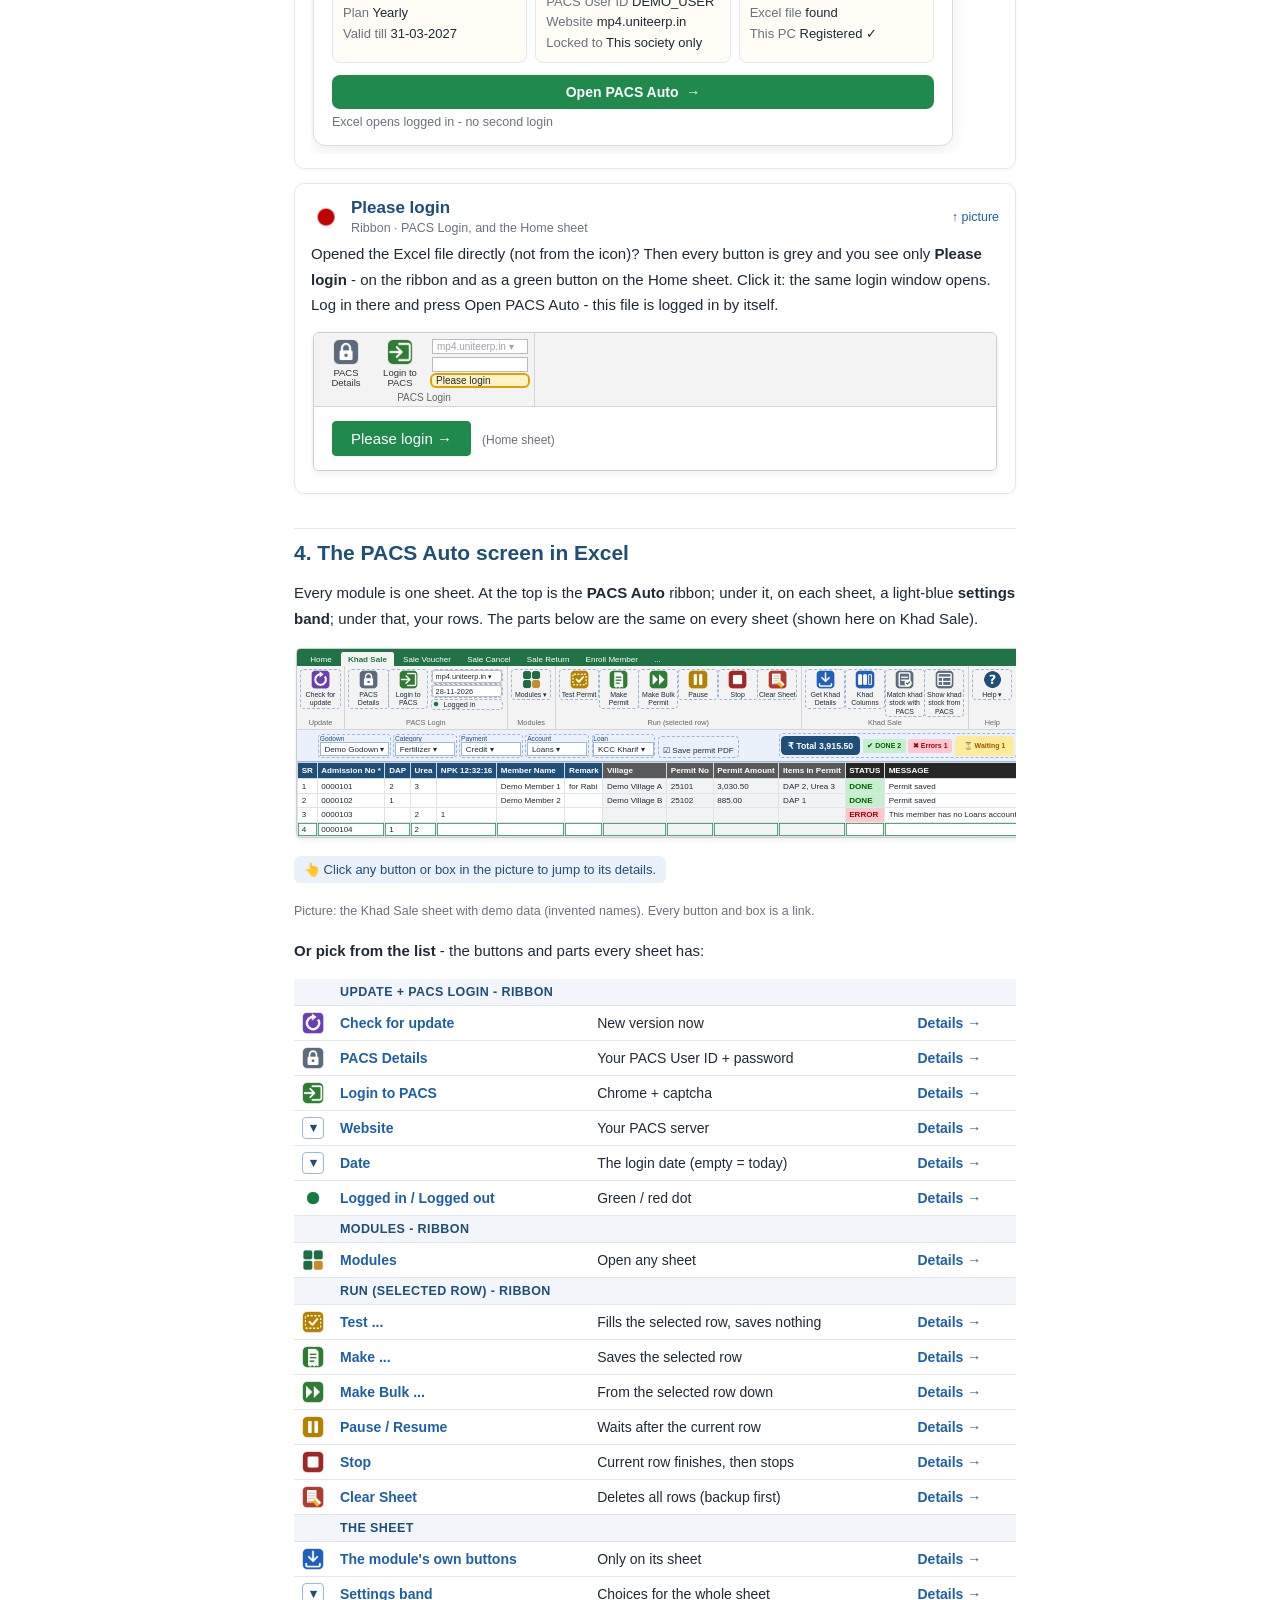
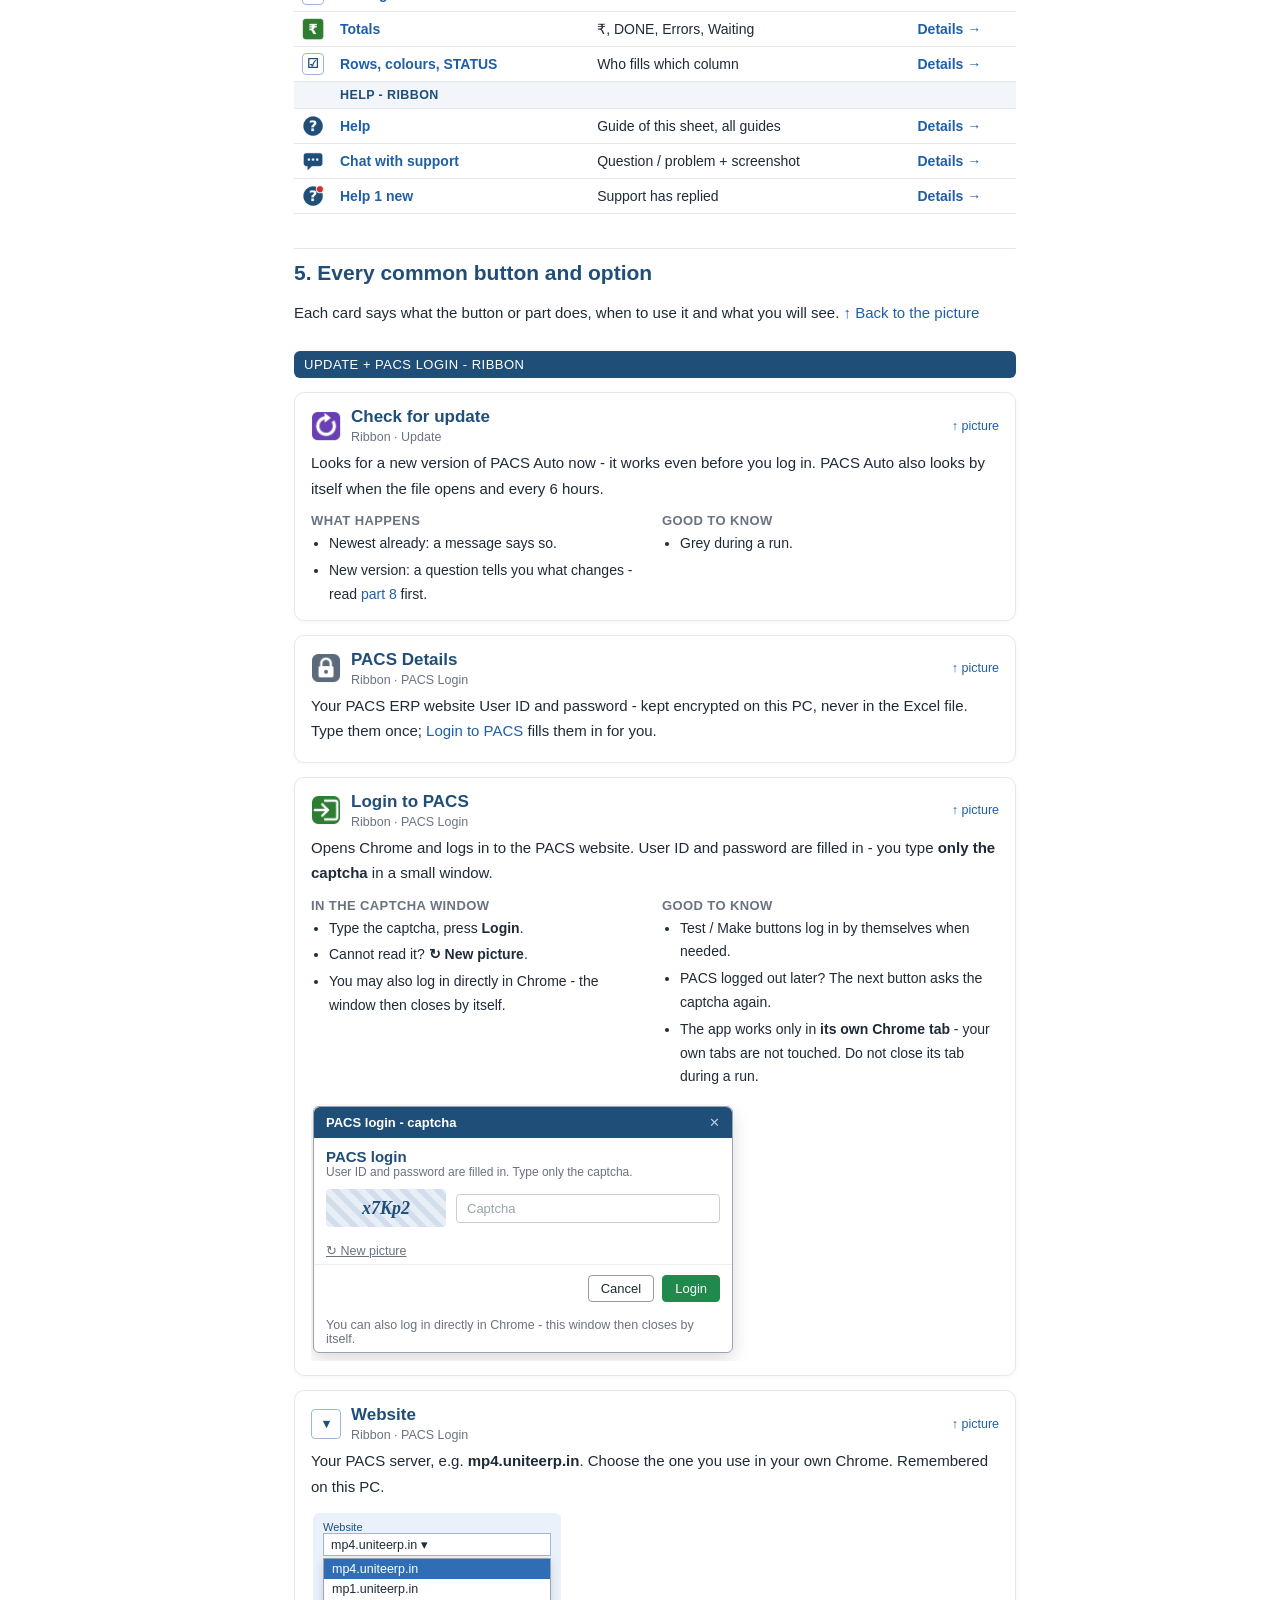
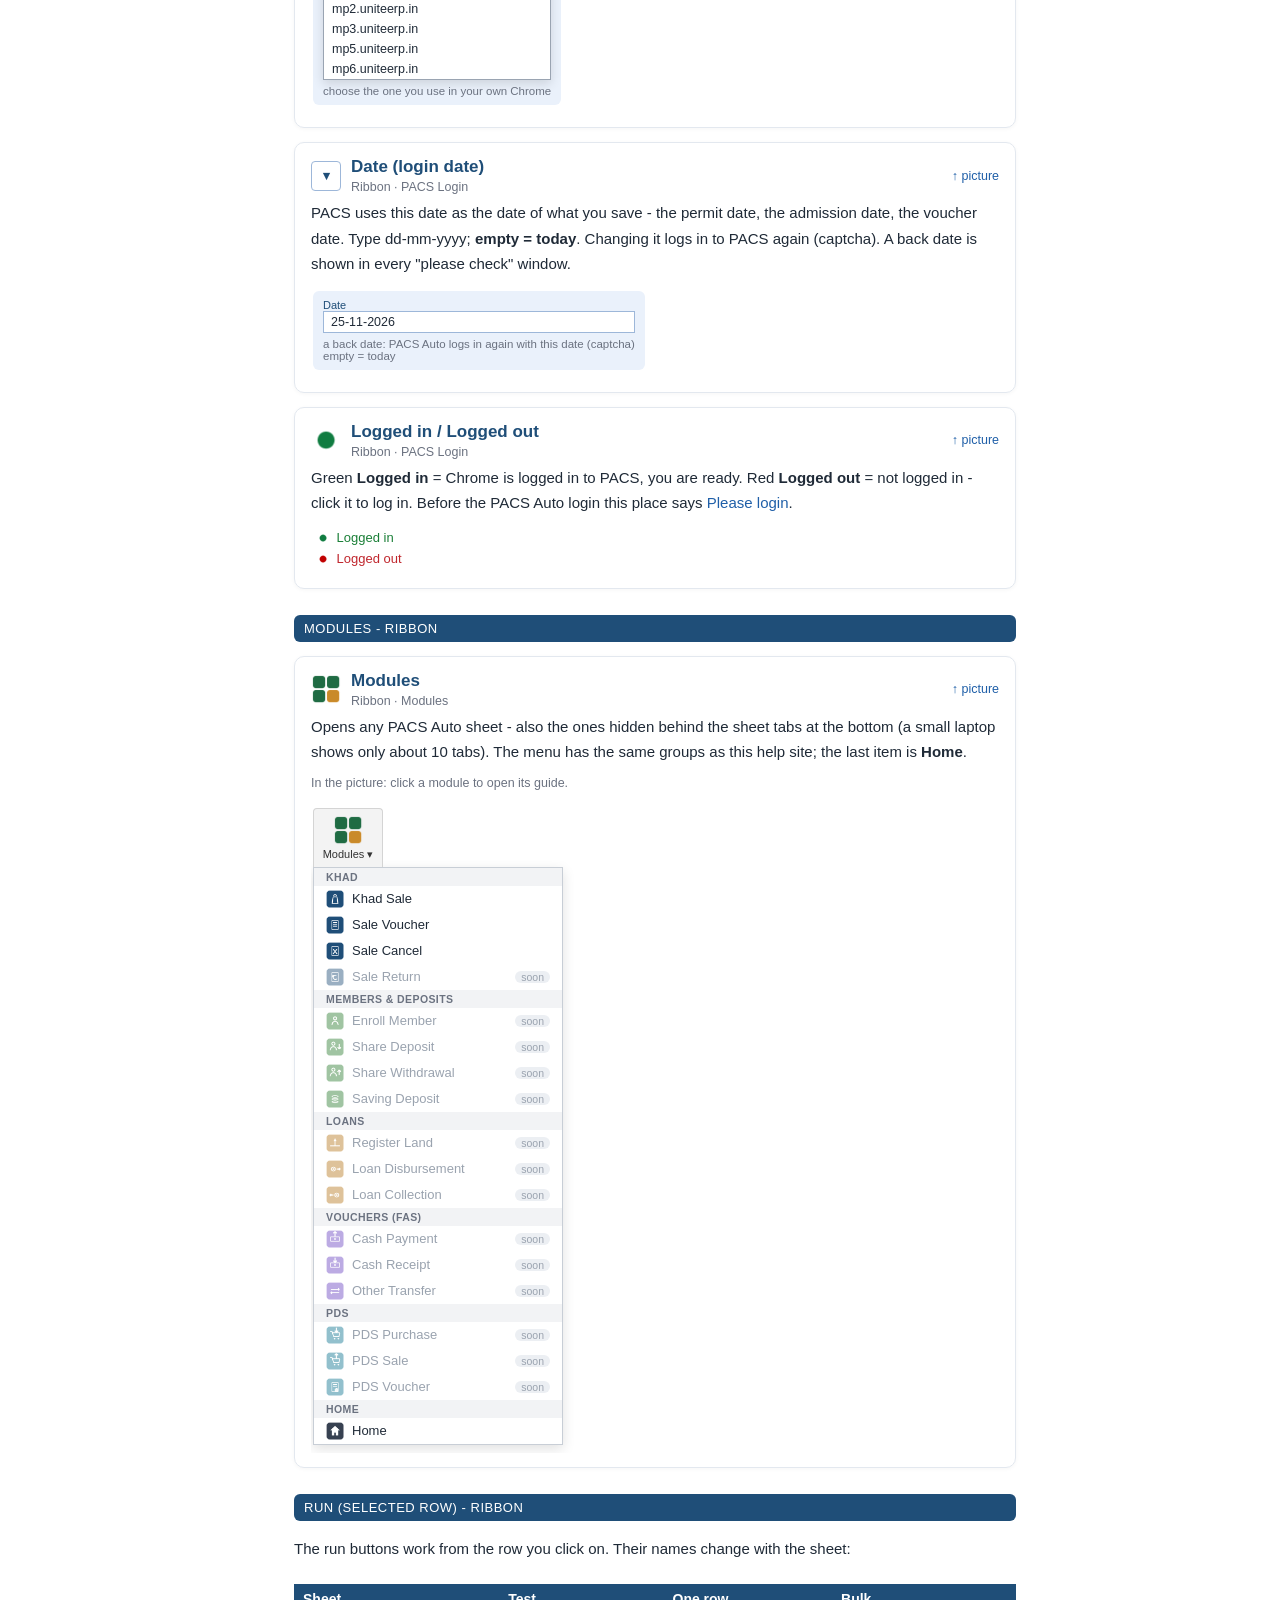
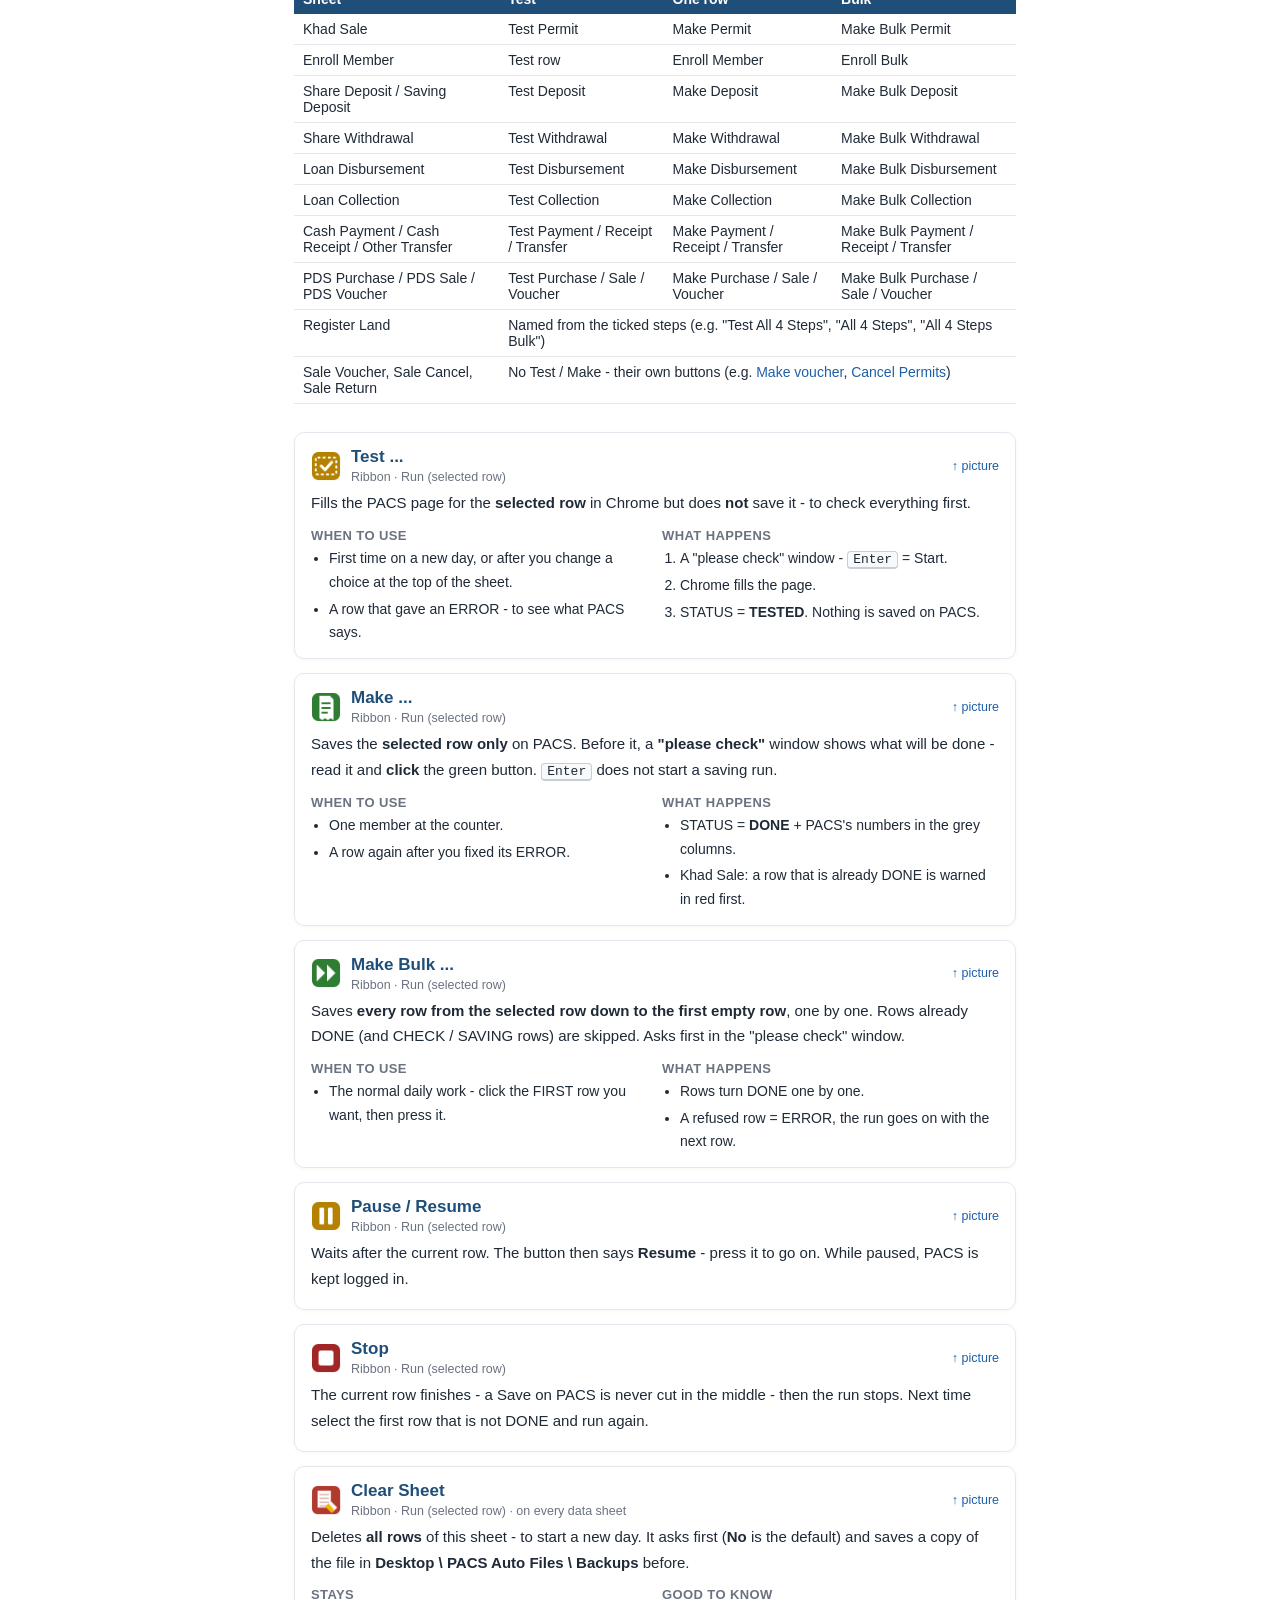
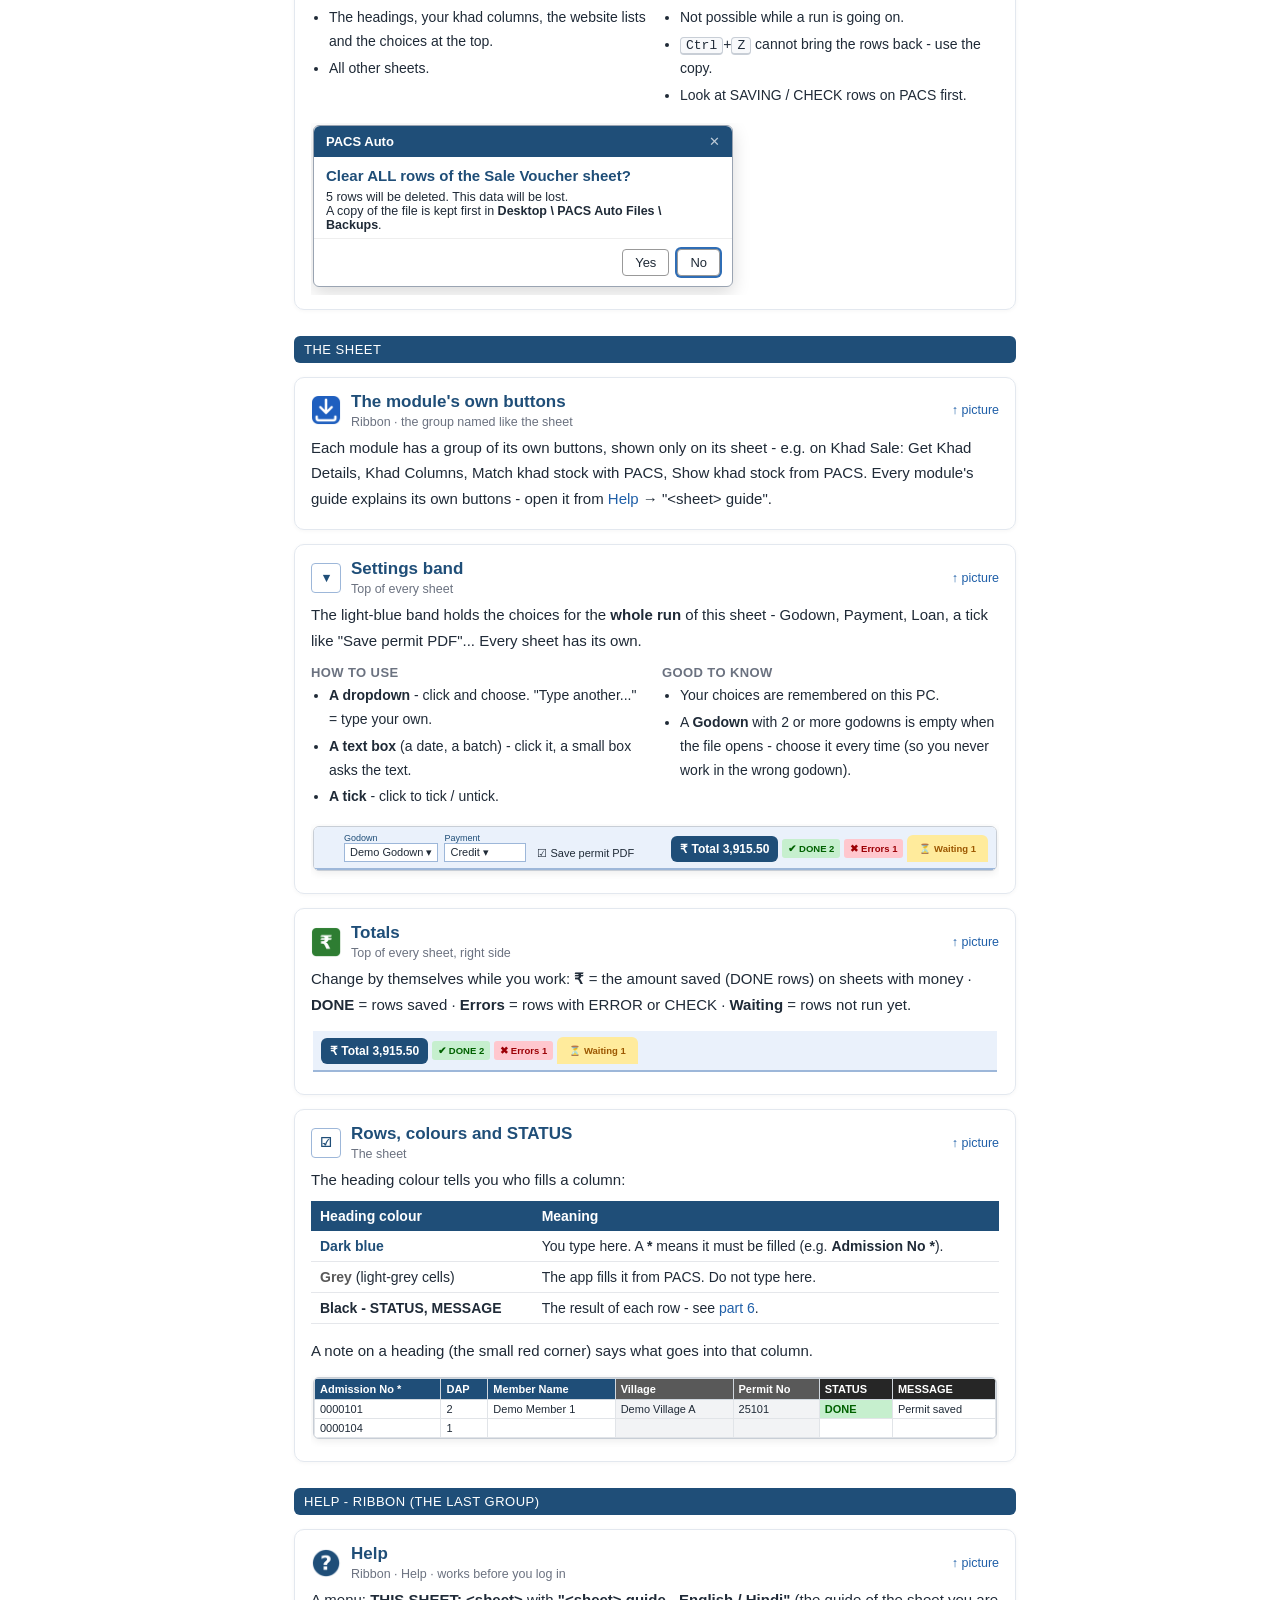
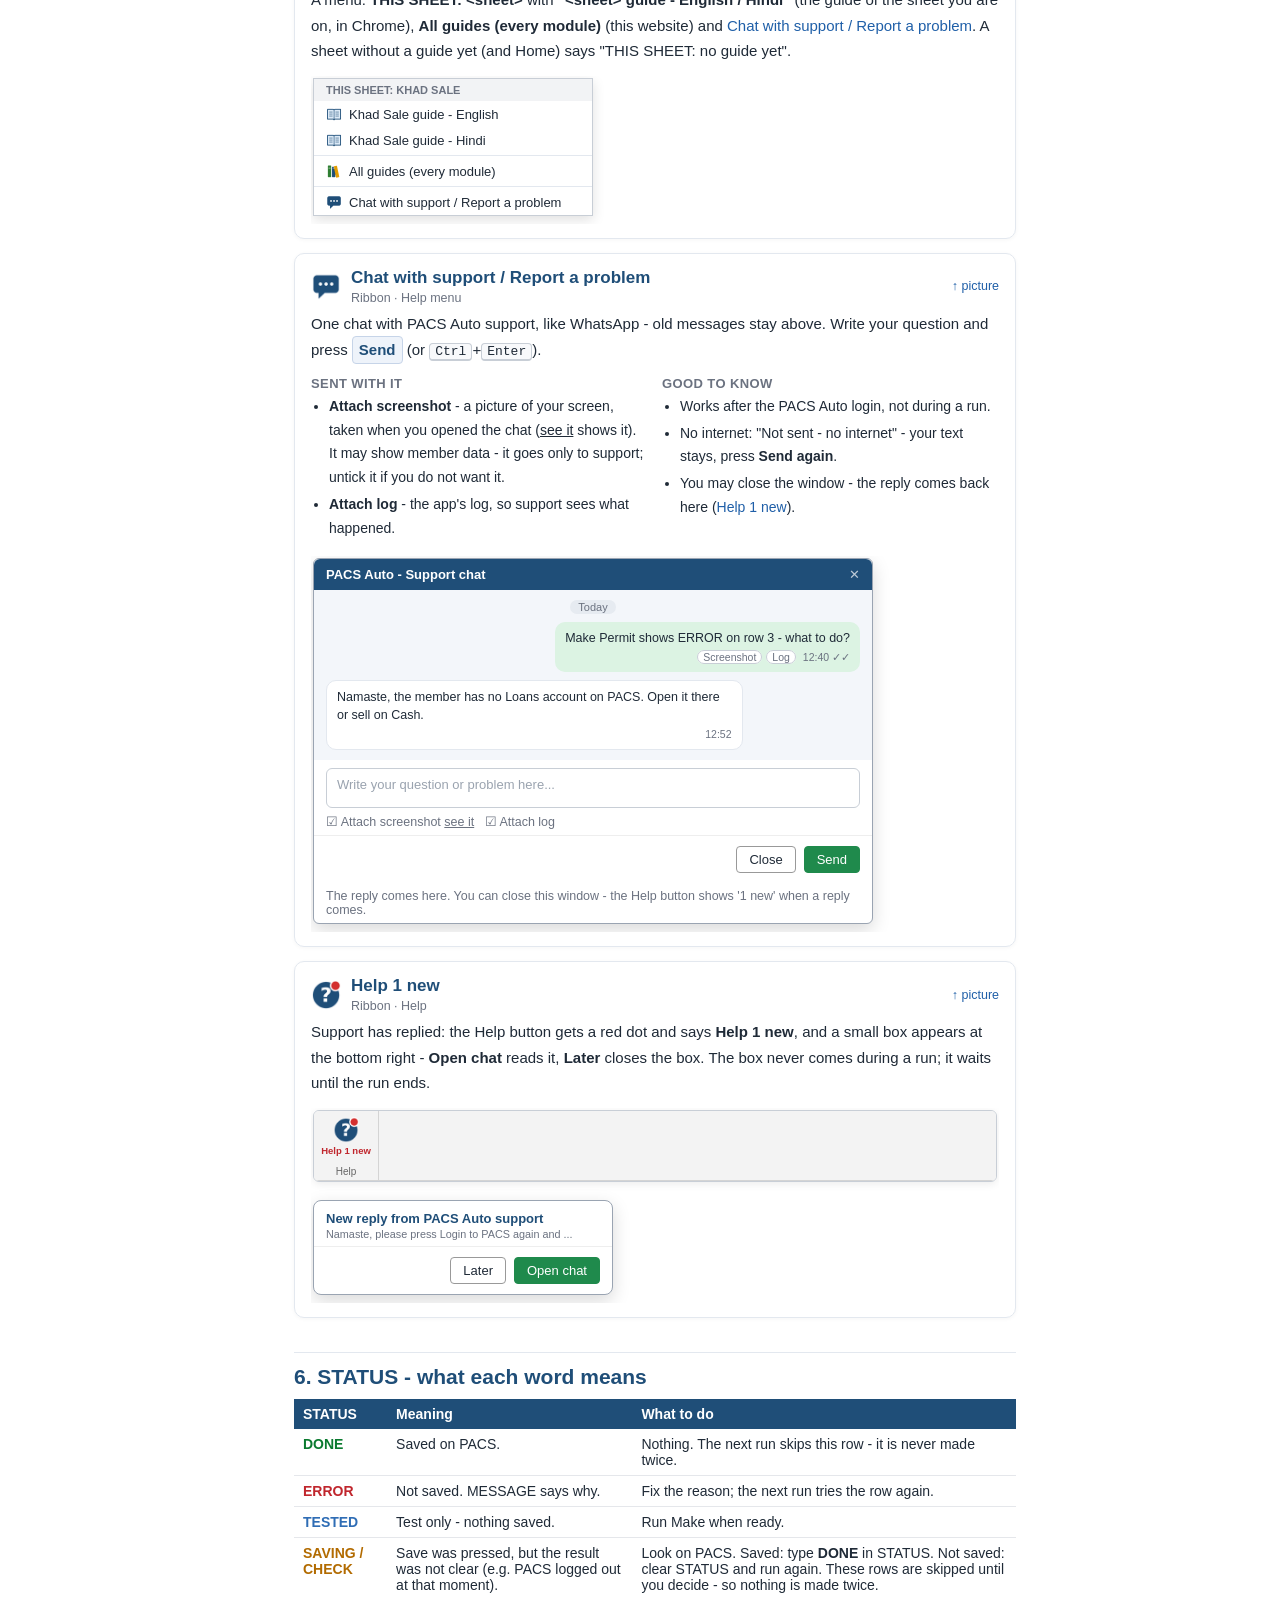
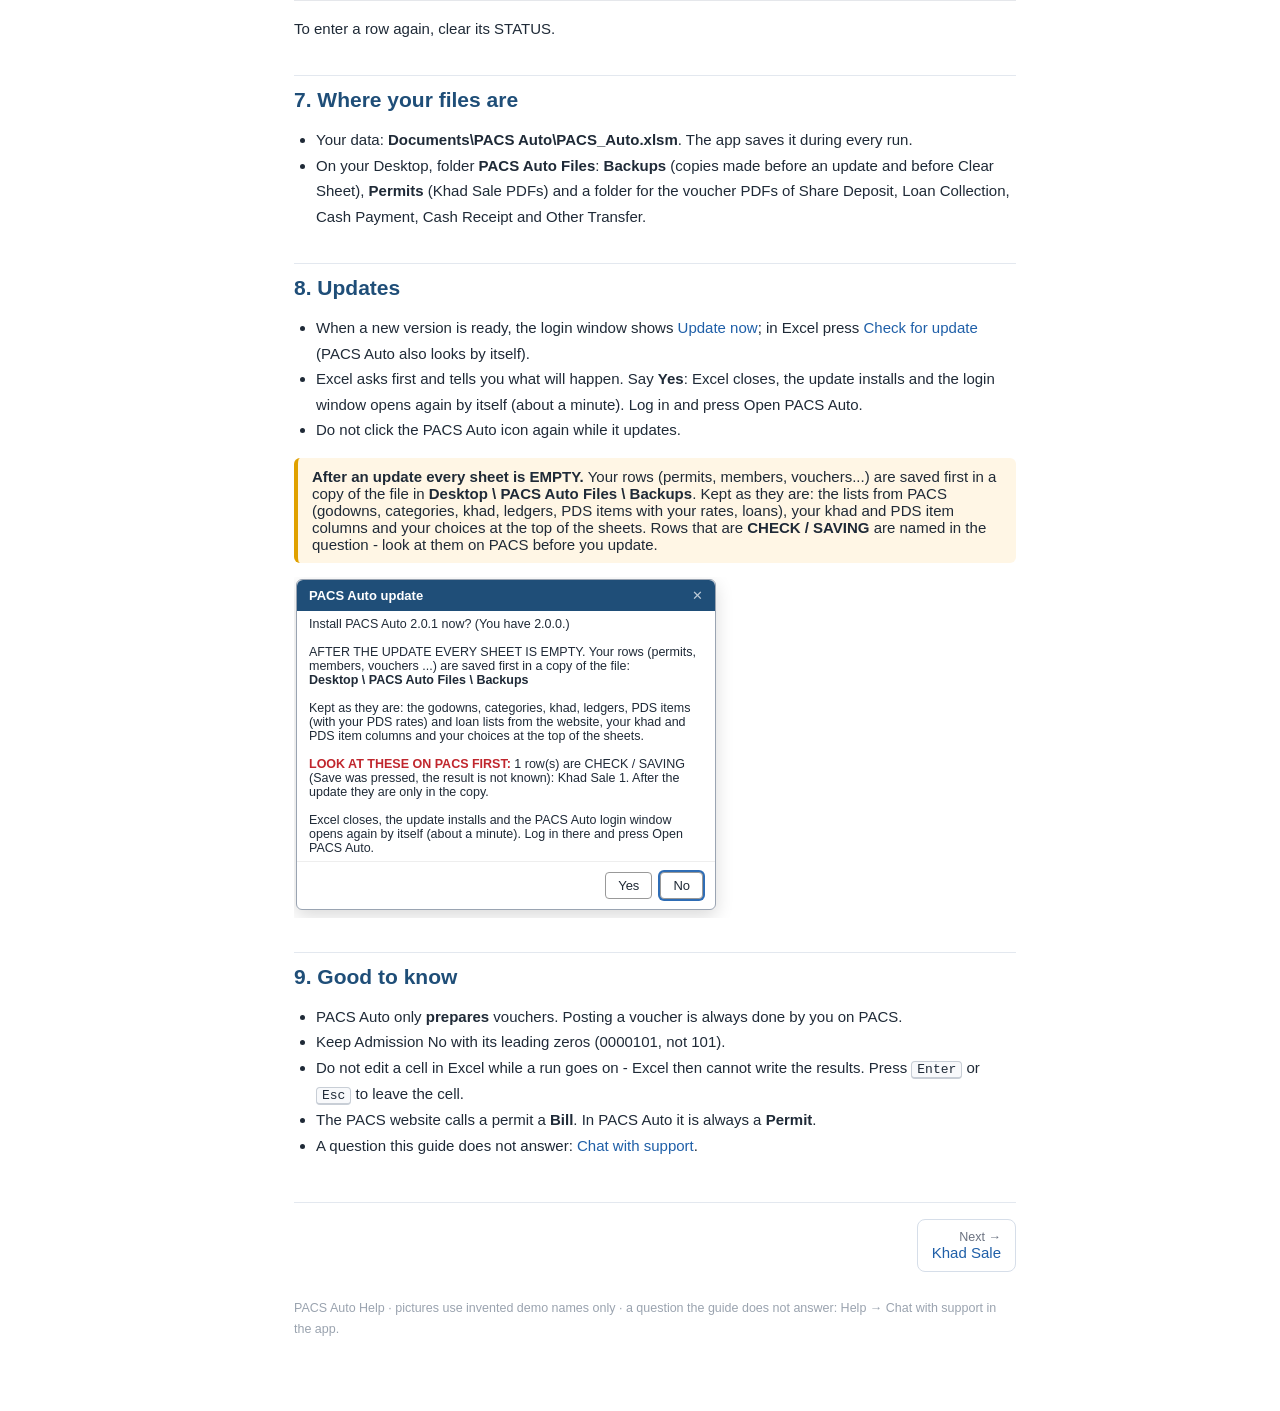
<file: en/getting-started.html>
<!DOCTYPE html><html lang="en"><head><meta charset="utf-8"><meta name="viewport" content="width=device-width,initial-scale=1"><title>Getting started - PACS Auto Help</title><link rel="stylesheet" href="../site.css?v=8e6ede04"><link rel="icon" href="../favicon.svg"></head><body class="en" data-lang="en" data-root="../" data-v="8e6ede04"><div class="top"><button class="menu" aria-label="menu">☰</button><a class="logo" href="../en/index.html"><i></i>PACS Auto Help</a><div class="srch"><input type="search" placeholder="Search the help..." aria-label="search"><div class="res" data-none="Nothing found - try another word."></div></div><div class="lt"><a href="#" class=on>English</a><a href="../hi/getting-started.html">हिंदी</a></div></div><div class="wrap"><nav class="side"><a href="../en/getting-started.html" class=on><img class="mi" width="20" height="20" src="../img/ribbon/help_book.png" alt="">Getting started</a><div class="g">Khad</div><a href="../en/khad-sale.html"><img class="mi" src="../img/ribbon/mod_khad_sale.png" width="20" height="20" alt="">Khad Sale</a><a href="../en/sale-voucher.html"><img class="mi" src="../img/ribbon/mod_sale_voucher.png" width="20" height="20" alt="">Sale Voucher</a><a href="../en/sale-cancel.html"><img class="mi" src="../img/ribbon/mod_sale_cancel.png" width="20" height="20" alt="">Sale Cancel</a><span><img class="mi" src="../img/ribbon/mod_sale_return.png" width="20" height="20" alt="">Sale Return<em>soon</em></span><div class="g">Members & Deposits</div><span><img class="mi" src="../img/ribbon/mod_enroll_member.png" width="20" height="20" alt="">Enroll Member<em>soon</em></span><span><img class="mi" src="../img/ribbon/mod_share_deposit.png" width="20" height="20" alt="">Share Deposit<em>soon</em></span><span><img class="mi" src="../img/ribbon/mod_share_withdrawal.png" width="20" height="20" alt="">Share Withdrawal<em>soon</em></span><span><img class="mi" src="../img/ribbon/mod_saving_deposit.png" width="20" height="20" alt="">Saving Deposit<em>soon</em></span><div class="g">Loans</div><span><img class="mi" src="../img/ribbon/mod_register_land.png" width="20" height="20" alt="">Register Land<em>soon</em></span><span><img class="mi" src="../img/ribbon/mod_loan_disbursement.png" width="20" height="20" alt="">Loan Disbursement<em>soon</em></span><span><img class="mi" src="../img/ribbon/mod_loan_collection.png" width="20" height="20" alt="">Loan Collection<em>soon</em></span><div class="g">Vouchers (FAS)</div><span><img class="mi" src="../img/ribbon/mod_cash_payment.png" width="20" height="20" alt="">Cash Payment<em>soon</em></span><span><img class="mi" src="../img/ribbon/mod_cash_receipt.png" width="20" height="20" alt="">Cash Receipt<em>soon</em></span><span><img class="mi" src="../img/ribbon/mod_other_transfer.png" width="20" height="20" alt="">Other Transfer<em>soon</em></span><div class="g">PDS</div><span><img class="mi" src="../img/ribbon/mod_pds_purchase.png" width="20" height="20" alt="">PDS Purchase<em>soon</em></span><span><img class="mi" src="../img/ribbon/mod_pds_sale.png" width="20" height="20" alt="">PDS Sale<em>soon</em></span><span><img class="mi" src="../img/ribbon/mod_pds_voucher.png" width="20" height="20" alt="">PDS Voucher<em>soon</em></span><div class="g">Help</div><span><img class="mi" width="20" height="20" src="../img/ribbon/help_chat.png" alt="">Common messages (FAQ)<em>soon</em></span></nav><main class="main"><h1>Getting started</h1>
<p class="lead">PACS Auto types your Excel data into the PACS Computerised ERP website for you. You fill a sheet in Excel, press one button, and PACS Auto does the same clicks a person would do on PACS - row by row - and writes the result back into your sheet.</p>
<div class="flow"><a class="fs" href="#install"><b>1</b>Install</a><span class="ar">→</span><a class="fs" href="#login"><b>2</b>Log in</a><span class="ar">→</span><a class="fs" href="#d-login"><b>3</b>Login to PACS</a><span class="ar">→</span><a class="fs" href="#d-modules"><b>4</b>Open a module</a><span class="ar">→</span><a class="fs" href="#d-test"><b>5</b>Test</a><span class="ar">→</span><a class="fs" href="#d-make"><b>6</b>Make</a></div>

<h2 id="need">1. What you need</h2>
<ul>
<li>A Windows PC with <b>Microsoft Excel</b> and <b>Google Chrome</b>, and internet.</li>
<li>Your <b>PACS Auto username and password</b> (from your seller) - or start a free trial (<a href="#d-trial">part 3</a>).</li>
<li>Your society's <b>PACS website User ID and password</b> (the same ones you use on PACS every day).</li>
</ul>

<h2 id="install">2. Install</h2>
<ol class="steps">
<li>Run the setup file <b>PACS_Auto_Setup_&lt;version&gt;.exe</b> you got from your seller. No administrator password is needed.</li>
<li>The setup puts a <b>PACS Auto</b> icon on the Desktop and in the Start menu.</li>
<li>Your working file is <b>Documents\PACS Auto\PACS_Auto.xlsm</b>. Always open PACS Auto from the icon - not by copying this file somewhere else.</li>
</ol>
<div class="note">Install once. New versions come by themselves - see <a href="#update">part 8</a> (read it: after an update the sheets are empty).</div>

<h2 id="login">3. Log in to PACS Auto</h2>
<p>Double-click the <b>PACS Auto</b> icon. The login window opens.</p>
<div class="fig"><div class="lw hotfig"><div class="art"><p>PACS Auto<br><small style="font-weight:400">Smart work for cooperative societies</small></p></div><div class="card2"><h4>Log in to your PACS Auto account</h4><a class="hot" href="#d-applogin"><div class="in2">Your username</div></a><a class="hot" href="#d-applogin"><div class="in2">Your password</div></a><a class="hot" href="#d-remember">☑ Remember me on this PC</a><a class="hot" href="#d-applogin"><div class="go">Log in &nbsp;→</div></a><a class="hot lnk" href="#d-trial">NEW TO PACS AUTO? &nbsp;<b>Start your free trial</b></a><a class="hot" href="#d-appupdate" style="color:#6b7280;font-size:12px;text-align:center">Version 2.0.0</a></div></div></div>
<div class="hint">👆 Click any part of the window to jump to its details.</div>
<p class="cap">Picture: the login window (simplified).</p>

<p><b>Or pick from the list</b> - every part of the login window:</p>
<table class="blist">
<tr><td><img class="ic" src="../img/ribbon/login.png" alt=""></td><td><a href="#d-applogin"><b>Username, password and Log in</b></a></td><td>Your PACS Auto login</td><td><a class="go" href="#d-applogin">Details →</a></td></tr><tr><td><i class="ic box">☑</i></td><td><a href="#d-remember"><b>Remember me on this PC</b></a></td><td>Keeps the login on this PC</td><td><a class="go" href="#d-remember">Details →</a></td></tr><tr><td><img class="ic" src="../img/ribbon/help_book.png" alt=""></td><td><a href="#d-trial"><b>Start your free trial</b></a></td><td>New to PACS Auto</td><td><a class="go" href="#d-trial">Details →</a></td></tr><tr><td><img class="ic" src="../img/ribbon/update.png" alt=""></td><td><a href="#d-appupdate"><b>Version and Update now</b></a></td><td>New version from the window</td><td><a class="go" href="#d-appupdate">Details →</a></td></tr><tr><td><img class="ic" src="../img/ribbon/make.png" alt=""></td><td><a href="#d-open"><b>Open PACS Auto</b></a></td><td>Excel opens logged in</td><td><a class="go" href="#d-open">Details →</a></td></tr><tr><td><img class="ic" src="../img/ribbon/dot_red.png" alt=""></td><td><a href="#d-pleaselogin"><b>Please login</b></a></td><td>Excel opened directly</td><td><a class="go" href="#d-pleaselogin">Details →</a></td></tr>
</table>

<div class="bd" id="d-applogin"><div class="bdh"><img class="ic" src="../img/ribbon/login.png" alt=""><div><b>Username, password and Log in</b><small>Login window</small></div><a class="up" href="#login">↑ picture</a></div>
<p>Type your <b>PACS Auto</b> username and password (not the PACS website ones) and press <span class="btn">Log in →</span>. The licence is checked with the PACS Auto server - keep the internet on.</p>
<div class="bdg"><div><h4>What happens</h4><ul><li>Right: you see your licence and <a href="#d-open">Open PACS Auto</a>.</li><li>Wrong: the window says what is wrong (password, licence ended, version too old...).</li></ul></div>
<div><h4>Good to know</h4><ul><li>Your licence works on <b>this PC</b> and for <b>your society only</b>.</li><li>A new PC? Ask your seller.</li></ul></div></div>
</div>

<div class="bd" id="d-remember"><div class="bdh"><i class="ic box">☑</i><div><b>Remember me on this PC</b><small>Login window · tick</small></div><a class="up" href="#login">↑ picture</a></div>
<p>Tick = the username and password are kept (encrypted) on this PC, so next time you only press <span class="btn">Log in →</span>. Do not tick it on a PC that other people use.</p>
</div>

<div class="bd" id="d-trial"><div class="bdh"><img class="ic" src="../img/ribbon/help_book.png" alt=""><div><b>Start your free trial</b><small>Login window · only when free trials are open</small></div><a class="up" href="#login">↑ picture</a></div>
<p>New to PACS Auto? Press <b>Start your free trial</b> and fill in your name, mobile, State, District, society name, PACS website and a username + password of your choice, then <span class="btn">Start free trial →</span>.</p>
<div class="bdg"><div><h4>What happens</h4><ul><li>The trial starts at once - log in with the username and password you chose.</li><li>Or the window says <b>Request sent</b>: your seller starts the trial; then log in with the same username and password.</li></ul></div>
<div><h4>Good to know</h4><ul><li>One free trial per PC and per PACS society.</li><li>All modules, no payment now.</li><li>The link is not shown when this PC already has an account or trials are closed.</li></ul></div></div>
<div class="fig"><div class="aw" style="max-width:470px"><div class="ah">Start your free trial<small>All modules. No payment now.</small></div><div class="tf"><span>Your name</span><span>Mobile</span><span>State</span><span>District</span><span class="w2">Society name</span><span>PACS website</span><span>Username</span><span>Password</span><span>Confirm password</span></div><div class="go2">Start free trial &nbsp;→</div><div class="cap" style="margin:6px 0 0">One free trial per PC and per PACS society.</div></div></div>
</div>

<div class="bd" id="d-appupdate"><div class="bdh"><img class="ic" src="../img/ribbon/update.png" alt=""><div><b>Version and Update now</b><small>Login window</small></div><a class="up" href="#login">↑ picture</a></div>
<p>The window shows the version on this PC. When a new version is ready, a green strip offers <span class="btn">Update now</span> - the update installs and the login window opens again. Inside Excel the same is <a href="#d-update">Check for update</a>.</p>
<div class="fig"><div class="upd"><div><b>New version 2.0.1 is ready</b><small>What is new comes here</small></div><span class="bt pr">Update now</span></div></div>
</div>

<div class="bd" id="d-open"><div class="bdh"><img class="ic" src="../img/ribbon/make.png" alt=""><div><b>Open PACS Auto</b><small>Login window · after the login</small></div><a class="up" href="#login">↑ picture</a></div>
<p>After the login you see three cards - <b>LICENCE</b> (days left, valid till), <b>PACS ACCOUNT</b> (your society; <b>Locked to: This society only</b>) and <b>APP</b> (version, Excel file found) - and the big green <span class="btn">Open PACS Auto →</span>. Press it: Excel opens with your file, already logged in - no second login.</p>
<div class="note warn"><b>Locked to your society.</b> At the first <a href="#d-login">Login to PACS</a> the licence is locked to your society's PACS User ID. It is checked at every start, every 6 hours and before PACS saves anything - PACS logged in to another society stops the run.</div>
<div class="fig"><div class="aw"><div class="ah">Welcome, member!<small>Your PACS Auto licence is active</small></div><div class="ac"><div><b>LICENCE</b><i>123</i> days left<br><span>Plan</span> Yearly<br><span>Valid till</span> 31-03-2027</div><div><b>PACS ACCOUNT</b><i style="font-size:15px">Demo PACS Society</i><br><span>PACS User ID</span> DEMO_USER<br><span>Website</span> mp4.uniteerp.in<br><span>Locked to</span> This society only</div><div><b>APP</b><i>2.0.0</i><br><span>Excel file</span> found<br><span>This PC</span> Registered ✓</div></div><div class="go2">Open PACS Auto &nbsp;→</div><div class="cap" style="margin:6px 0 0">Excel opens logged in - no second login</div></div></div>
</div>

<div class="bd" id="d-pleaselogin"><div class="bdh"><img class="ic" src="../img/ribbon/dot_red.png" alt=""><div><b>Please login</b><small>Ribbon · PACS Login, and the Home sheet</small></div><a class="up" href="#login">↑ picture</a></div>
<p>Opened the Excel file directly (not from the icon)? Then every button is grey and you see only <b>Please login</b> - on the ribbon and as a green button on the Home sheet. Click it: the same login window opens. Log in there and press Open PACS Auto - this file is logged in by itself.</p>
<div class="fig"><div class="xl"><div class="rib" style="min-height:70px"><div class="grp"><div class="btns"><div class="b"><img class="ic" src="../img/ribbon/details.png" alt="">PACS Details</div><div class="b"><img class="ic" src="../img/ribbon/login.png" alt="">Login to PACS</div><div class="vbox"><span class="dd" style="color:#9aa3af">mp4.uniteerp.in ▾</span><span class="dd" style="color:#9aa3af">&nbsp;</span><span class="glow" style="padding:0 4px">Please login</span></div></div><div class="gl">PACS Login</div></div></div><div style="padding:14px 18px;background:#fff"><span class="bt pr" style="font-size:15px;padding:8px 18px">Please login →</span> <span style="color:#6b7280;font-size:12px;margin-left:8px">(Home sheet)</span></div></div></div>
</div>

<h2 id="screen">4. The PACS Auto screen in Excel</h2>
<p>Every module is one sheet. At the top is the <b>PACS Auto</b> ribbon; under it, on each sheet, a light-blue <b>settings band</b>; under that, your rows. The parts below are the same on every sheet (shown here on Khad Sale).</p>
<div class="fig"><div class="xl hotfig"><div class="tabsbar"><span>Home</span><span class=on>Khad Sale</span><span>Sale Voucher</span><span>Sale Cancel</span><span>Sale Return</span><span>Enroll Member</span><span>...</span></div><div class="rib"><div class="grp"><div class="btns"><a class="hot b" href="#d-update" title="Check for update - see details"><img class="ic" src="../img/ribbon/update.png" alt="">Check for update</a></div><div class="gl">Update</div></div><div class="grp"><div class="btns"><a class="hot b" href="#d-details" title="PACS Details - see details"><img class="ic" src="../img/ribbon/details.png" alt="">PACS Details</a><a class="hot b" href="#d-login" title="Login to PACS - see details"><img class="ic" src="../img/ribbon/login.png" alt="">Login to PACS</a><div class="vbox"><a class="hot dd" href="#d-website">mp4.uniteerp.in ▾</a><a class="hot dd" href="#d-date">28-11-2026</a><a class="hot ok" href="#d-dot"><img class="ic" src="../img/ribbon/dot_green.png" alt="">Logged in</a></div></div><div class="gl">PACS Login</div></div><div class="grp"><div class="btns"><a class="hot b" href="#d-modules" title="Modules ▾ - see details"><img class="ic" src="../img/ribbon/modules.png" alt="">Modules ▾</a></div><div class="gl">Modules</div></div><div class="grp"><div class="btns"><a class="hot b" href="#d-test" title="Test Permit - see details"><img class="ic" src="../img/ribbon/test.png" alt="">Test Permit</a><a class="hot b" href="#d-make" title="Make Permit - see details"><img class="ic" src="../img/ribbon/make.png" alt="">Make Permit</a><a class="hot b" href="#d-bulk" title="Make Bulk Permit - see details"><img class="ic" src="../img/ribbon/bulk.png" alt="">Make Bulk Permit</a><a class="hot b" href="#d-pause" title="Pause - see details"><img class="ic" src="../img/ribbon/pause.png" alt="">Pause</a><a class="hot b" href="#d-stop" title="Stop - see details"><img class="ic" src="../img/ribbon/stop.png" alt="">Stop</a><a class="hot b" href="#d-clear" title="Clear Sheet - see details"><img class="ic" src="../img/ribbon/clear.png" alt="">Clear Sheet</a></div><div class="gl">Run (selected row)</div></div><div class="grp"><div class="btns"><a class="hot b" href="#d-modgroup" title="Get Khad Details - see details"><img class="ic" src="../img/ribbon/get.png" alt="">Get Khad Details</a><a class="hot b" href="#d-modgroup" title="Khad Columns - see details"><img class="ic" src="../img/ribbon/columns.png" alt="">Khad Columns</a><a class="hot b" href="#d-modgroup" title="Match khad stock with PACS - see details"><img class="ic" src="../img/ribbon/check.png" alt="">Match khad stock with PACS</a><a class="hot b" href="#d-modgroup" title="Show khad stock from PACS - see details"><img class="ic" src="../img/ribbon/show.png" alt="">Show khad stock from PACS</a></div><div class="gl">Khad Sale</div></div><div class="grp"><div class="btns"><a class="hot b" href="#d-help" title="Help ▾ - see details"><img class="ic" src="../img/ribbon/help.png" alt="">Help ▾</a></div><div class="gl">Help</div></div></div><div class="band"><a class="hot bx" href="#d-band" title="Godown - see details"><small>Godown</small><span>Demo Godown ▾</span></a><a class="hot bx" href="#d-band" title="Category - see details"><small>Category</small><span>Fertilizer ▾</span></a><a class="hot bx" href="#d-band" title="Payment - see details"><small>Payment</small><span>Credit ▾</span></a><a class="hot bx" href="#d-band" title="Account - see details"><small>Account</small><span>Loans ▾</span></a><a class="hot bx" href="#d-band" title="Loan - see details"><small>Loan</small><span>KCC Kharif ▾</span></a><a class="hot bx tick" href="#d-band" title="☑ Save permit PDF - see details"><small>&nbsp;</small><span>☑ Save permit PDF</span></a><a class="hot tiles" href="#d-tiles" title="Totals - see details"><span class="tl money">₹ Total 3,915.50</span><span class="tl dn">✔ DONE 2</span><span class="tl er">✖ Errors 1</span><span class="tl wt">⏳ Waiting 1</span></a></div><a class="hot sheetlink" href="#d-sheet" title="The sheet - see details"><table class="sh"><tr><th class="ty">SR</th><th class="ty">Admission No *</th><th class="ty">DAP</th><th class="ty">Urea</th><th class="ty">NPK 12:32:16</th><th class="ty">Member Name</th><th class="ty">Remark</th><th class="ap">Village</th><th class="ap">Permit No</th><th class="ap">Permit Amount</th><th class="ap">Items in Permit</th><th class="rs">STATUS</th><th class="rs">MESSAGE</th></tr><tr><td>1</td><td>0000101</td><td>2</td><td>3</td><td></td><td>Demo Member 1</td><td>for Rabi</td><td class="a">Demo Village A</td><td class="a">25101</td><td class="a">3,030.50</td><td class="a">DAP 2, Urea 3</td><td class="d">DONE</td><td>Permit saved</td></tr><tr><td>2</td><td>0000102</td><td>1</td><td></td><td></td><td>Demo Member 2</td><td></td><td class="a">Demo Village B</td><td class="a">25102</td><td class="a">885.00</td><td class="a">DAP 1</td><td class="d">DONE</td><td>Permit saved</td></tr><tr><td>3</td><td>0000103</td><td></td><td>2</td><td>1</td><td></td><td></td><td class="a"></td><td class="a"></td><td class="a"></td><td class="a"></td><td class="e">ERROR</td><td>This member has no Loans account</td></tr><tr class=sel><td>4</td><td>0000104</td><td>1</td><td>2</td><td></td><td></td><td></td><td class="a"></td><td class="a"></td><td class="a"></td><td class="a"></td><td></td><td></td></tr></table></a></div></div>
<div class="hint">👆 Click any button or box in the picture to jump to its details.</div>
<p class="cap">Picture: the Khad Sale sheet with demo data (invented names). Every button and box is a link.</p>
<p><b>Or pick from the list</b> - the buttons and parts every sheet has:</p>
<table class="blist">
<tr class="grow"><td></td><td colspan="3">Update + PACS Login - ribbon</td></tr>
<tr><td><img class="ic" src="../img/ribbon/update.png" alt=""></td><td><a href="#d-update"><b>Check for update</b></a></td><td>New version now</td><td><a class="go" href="#d-update">Details →</a></td></tr>
<tr><td><img class="ic" src="../img/ribbon/details.png" alt=""></td><td><a href="#d-details"><b>PACS Details</b></a></td><td>Your PACS User ID + password</td><td><a class="go" href="#d-details">Details →</a></td></tr>
<tr><td><img class="ic" src="../img/ribbon/login.png" alt=""></td><td><a href="#d-login"><b>Login to PACS</b></a></td><td>Chrome + captcha</td><td><a class="go" href="#d-login">Details →</a></td></tr>
<tr><td><i class="ic box">▾</i></td><td><a href="#d-website"><b>Website</b></a></td><td>Your PACS server</td><td><a class="go" href="#d-website">Details →</a></td></tr>
<tr><td><i class="ic box">▾</i></td><td><a href="#d-date"><b>Date</b></a></td><td>The login date (empty = today)</td><td><a class="go" href="#d-date">Details →</a></td></tr>
<tr><td><img class="ic" src="../img/ribbon/dot_green.png" alt=""></td><td><a href="#d-dot"><b>Logged in / Logged out</b></a></td><td>Green / red dot</td><td><a class="go" href="#d-dot">Details →</a></td></tr>
<tr class="grow"><td></td><td colspan="3">Modules - ribbon</td></tr>
<tr><td><img class="ic" src="../img/ribbon/modules.png" alt=""></td><td><a href="#d-modules"><b>Modules</b></a></td><td>Open any sheet</td><td><a class="go" href="#d-modules">Details →</a></td></tr>
<tr class="grow"><td></td><td colspan="3">Run (selected row) - ribbon</td></tr>
<tr><td><img class="ic" src="../img/ribbon/test.png" alt=""></td><td><a href="#d-test"><b>Test ...</b></a></td><td>Fills the selected row, saves nothing</td><td><a class="go" href="#d-test">Details →</a></td></tr>
<tr><td><img class="ic" src="../img/ribbon/make.png" alt=""></td><td><a href="#d-make"><b>Make ...</b></a></td><td>Saves the selected row</td><td><a class="go" href="#d-make">Details →</a></td></tr>
<tr><td><img class="ic" src="../img/ribbon/bulk.png" alt=""></td><td><a href="#d-bulk"><b>Make Bulk ...</b></a></td><td>From the selected row down</td><td><a class="go" href="#d-bulk">Details →</a></td></tr>
<tr><td><img class="ic" src="../img/ribbon/pause.png" alt=""></td><td><a href="#d-pause"><b>Pause / Resume</b></a></td><td>Waits after the current row</td><td><a class="go" href="#d-pause">Details →</a></td></tr>
<tr><td><img class="ic" src="../img/ribbon/stop.png" alt=""></td><td><a href="#d-stop"><b>Stop</b></a></td><td>Current row finishes, then stops</td><td><a class="go" href="#d-stop">Details →</a></td></tr>
<tr><td><img class="ic" src="../img/ribbon/clear.png" alt=""></td><td><a href="#d-clear"><b>Clear Sheet</b></a></td><td>Deletes all rows (backup first)</td><td><a class="go" href="#d-clear">Details →</a></td></tr>
<tr class="grow"><td></td><td colspan="3">The sheet</td></tr>
<tr><td><img class="ic" src="../img/ribbon/get.png" alt=""></td><td><a href="#d-modgroup"><b>The module's own buttons</b></a></td><td>Only on its sheet</td><td><a class="go" href="#d-modgroup">Details →</a></td></tr>
<tr><td><i class="ic box">▾</i></td><td><a href="#d-band"><b>Settings band</b></a></td><td>Choices for the whole sheet</td><td><a class="go" href="#d-band">Details →</a></td></tr>
<tr><td><img class="ic" src="../img/ribbon/rupee.png" alt=""></td><td><a href="#d-tiles"><b>Totals</b></a></td><td>₹, DONE, Errors, Waiting</td><td><a class="go" href="#d-tiles">Details →</a></td></tr>
<tr><td><i class="ic box">☑</i></td><td><a href="#d-sheet"><b>Rows, colours, STATUS</b></a></td><td>Who fills which column</td><td><a class="go" href="#d-sheet">Details →</a></td></tr>
<tr class="grow"><td></td><td colspan="3">Help - ribbon</td></tr>
<tr><td><img class="ic" src="../img/ribbon/help.png" alt=""></td><td><a href="#d-help"><b>Help</b></a></td><td>Guide of this sheet, all guides</td><td><a class="go" href="#d-help">Details →</a></td></tr>
<tr><td><img class="ic" src="../img/ribbon/help_chat.png" alt=""></td><td><a href="#d-chat"><b>Chat with support</b></a></td><td>Question / problem + screenshot</td><td><a class="go" href="#d-chat">Details →</a></td></tr>
<tr><td><img class="ic" src="../img/ribbon/help_new.png" alt=""></td><td><a href="#d-helpnew"><b>Help 1 new</b></a></td><td>Support has replied</td><td><a class="go" href="#d-helpnew">Details →</a></td></tr>
</table>

<h2 id="buttons">5. Every common button and option</h2>
<p>Each card says what the button or part does, when to use it and what you will see. <a href="#screen">↑ Back to the picture</a></p>

<div class="gh">Update + PACS Login - ribbon</div>

<div class="bd" id="d-update"><div class="bdh"><img class="ic" src="../img/ribbon/update.png" alt=""><div><b>Check for update</b><small>Ribbon · Update</small></div><a class="up" href="#screen">↑ picture</a></div>
<p>Looks for a new version of PACS Auto now - it works even before you log in. PACS Auto also looks by itself when the file opens and every 6 hours.</p>
<div class="bdg"><div><h4>What happens</h4><ul><li>Newest already: a message says so.</li><li>New version: a question tells you what changes - read <a href="#update">part 8</a> first.</li></ul></div>
<div><h4>Good to know</h4><ul><li>Grey during a run.</li></ul></div></div>
</div>

<div class="bd" id="d-details"><div class="bdh"><img class="ic" src="../img/ribbon/details.png" alt=""><div><b>PACS Details</b><small>Ribbon · PACS Login</small></div><a class="up" href="#screen">↑ picture</a></div>
<p>Your PACS ERP website User ID and password - kept encrypted on this PC, never in the Excel file. Type them once; <a href="#d-login">Login to PACS</a> fills them in for you.</p>
</div>

<div class="bd" id="d-login"><div class="bdh"><img class="ic" src="../img/ribbon/login.png" alt=""><div><b>Login to PACS</b><small>Ribbon · PACS Login</small></div><a class="up" href="#screen">↑ picture</a></div>
<p>Opens Chrome and logs in to the PACS website. User ID and password are filled in - you type <b>only the captcha</b> in a small window.</p>
<div class="bdg"><div><h4>In the captcha window</h4><ul><li>Type the captcha, press <b>Login</b>.</li><li>Cannot read it? <b>↻ New picture</b>.</li><li>You may also log in directly in Chrome - the window then closes by itself.</li></ul></div>
<div><h4>Good to know</h4><ul><li>Test / Make buttons log in by themselves when needed.</li><li>PACS logged out later? The next button asks the captcha again.</li><li>The app works only in <b>its own Chrome tab</b> - your own tabs are not touched. Do not close its tab during a run.</li></ul></div></div>
<div class="fig"><div class="win"><div class="wt">PACS login - captcha<span>✕</span></div><div class="wh">PACS login<small>User ID and password are filled in. Type only the captcha.</small></div><div class="cap2"><i>x7Kp2</i><span>Captcha</span></div><div class="wg" style="text-decoration:underline">↻ New picture</div><div class="wb"><span class="bt ">Cancel</span><span class="bt pr">Login</span></div><div class="wg">You can also log in directly in Chrome - this window then closes by itself.</div></div></div>
</div>

<div class="bd" id="d-website"><div class="bdh"><i class="ic box">▾</i><div><b>Website</b><small>Ribbon · PACS Login</small></div><a class="up" href="#screen">↑ picture</a></div>
<p>Your PACS server, e.g. <b>mp4.uniteerp.in</b>. Choose the one you use in your own Chrome. Remembered on this PC.</p>
<div class="fig"><div class="ddfig"><small>Website</small><div class="ddv">mp4.uniteerp.in ▾</div><div class="ddl"><div class="ddi on">mp4.uniteerp.in</div><div class="ddi">mp1.uniteerp.in</div><div class="ddi">mp2.uniteerp.in</div><div class="ddi">mp3.uniteerp.in</div><div class="ddi">mp5.uniteerp.in</div><div class="ddi">mp6.uniteerp.in</div></div><div class=ddn>choose the one you use in your own Chrome</div></div></div>
</div>

<div class="bd" id="d-date"><div class="bdh"><i class="ic box">▾</i><div><b>Date (login date)</b><small>Ribbon · PACS Login</small></div><a class="up" href="#screen">↑ picture</a></div>
<p>PACS uses this date as the date of what you save - the permit date, the admission date, the voucher date. Type dd-mm-yyyy; <b>empty = today</b>. Changing it logs in to PACS again (captcha). A back date is shown in every "please check" window.</p>
<div class="fig"><div class="ddfig"><small>Date</small><div class="ddv">25-11-2026</div><div class="ddn">a back date: PACS Auto logs in again with this date (captcha)<br>empty = today</div></div></div>
</div>

<div class="bd" id="d-dot"><div class="bdh"><img class="ic" src="../img/ribbon/dot_green.png" alt=""><div><b>Logged in / Logged out</b><small>Ribbon · PACS Login</small></div><a class="up" href="#screen">↑ picture</a></div>
<p>Green <b>Logged in</b> = Chrome is logged in to PACS, you are ready. Red <b>Logged out</b> = not logged in - click it to log in. Before the PACS Auto login this place says <a href="#d-pleaselogin">Please login</a>.</p>
<div class="fig"><div class="vbox" style="font-size:13px;gap:6px"><span class="ok"><img class="ic" src="../img/ribbon/dot_green.png" alt=""> Logged in</span><span style="color:#C0262D"><img class="ic" src="../img/ribbon/dot_red.png" alt=""> Logged out</span></div></div>
</div>

<div class="gh">Modules - ribbon</div>

<div class="bd" id="d-modules"><div class="bdh"><img class="ic" src="../img/ribbon/modules.png" alt=""><div><b>Modules</b><small>Ribbon · Modules</small></div><a class="up" href="#screen">↑ picture</a></div>
<p>Opens any PACS Auto sheet - also the ones hidden behind the sheet tabs at the bottom (a small laptop shows only about 10 tabs). The menu has the same groups as this help site; the last item is <b>Home</b>.</p>
<p class="cap">In the picture: click a module to open its guide.</p>
<div class="fig"><div class="mmenu"><div class="mbtn"><img class="ic" src="../img/ribbon/modules.png" alt="">Modules ▾</div><div class="menu2 mlist"><div class="mh">KHAD</div><a class="hot" href="khad-sale.html" title="Khad Sale guide"><img class="ic" src="../img/ribbon/mod_khad_sale.png" width="18" height="18" alt="">Khad Sale</a><a class="hot" href="sale-voucher.html" title="Sale Voucher guide"><img class="ic" src="../img/ribbon/mod_sale_voucher.png" width="18" height="18" alt="">Sale Voucher</a><a class="hot" href="sale-cancel.html" title="Sale Cancel guide"><img class="ic" src="../img/ribbon/mod_sale_cancel.png" width="18" height="18" alt="">Sale Cancel</a><div class="gy"><img class="ic" src="../img/ribbon/mod_sale_return.png" width="18" height="18" alt="">Sale Return<em>soon</em></div><div class="mh">MEMBERS & DEPOSITS</div><div class="gy"><img class="ic" src="../img/ribbon/mod_enroll_member.png" width="18" height="18" alt="">Enroll Member<em>soon</em></div><div class="gy"><img class="ic" src="../img/ribbon/mod_share_deposit.png" width="18" height="18" alt="">Share Deposit<em>soon</em></div><div class="gy"><img class="ic" src="../img/ribbon/mod_share_withdrawal.png" width="18" height="18" alt="">Share Withdrawal<em>soon</em></div><div class="gy"><img class="ic" src="../img/ribbon/mod_saving_deposit.png" width="18" height="18" alt="">Saving Deposit<em>soon</em></div><div class="mh">LOANS</div><div class="gy"><img class="ic" src="../img/ribbon/mod_register_land.png" width="18" height="18" alt="">Register Land<em>soon</em></div><div class="gy"><img class="ic" src="../img/ribbon/mod_loan_disbursement.png" width="18" height="18" alt="">Loan Disbursement<em>soon</em></div><div class="gy"><img class="ic" src="../img/ribbon/mod_loan_collection.png" width="18" height="18" alt="">Loan Collection<em>soon</em></div><div class="mh">VOUCHERS (FAS)</div><div class="gy"><img class="ic" src="../img/ribbon/mod_cash_payment.png" width="18" height="18" alt="">Cash Payment<em>soon</em></div><div class="gy"><img class="ic" src="../img/ribbon/mod_cash_receipt.png" width="18" height="18" alt="">Cash Receipt<em>soon</em></div><div class="gy"><img class="ic" src="../img/ribbon/mod_other_transfer.png" width="18" height="18" alt="">Other Transfer<em>soon</em></div><div class="mh">PDS</div><div class="gy"><img class="ic" src="../img/ribbon/mod_pds_purchase.png" width="18" height="18" alt="">PDS Purchase<em>soon</em></div><div class="gy"><img class="ic" src="../img/ribbon/mod_pds_sale.png" width="18" height="18" alt="">PDS Sale<em>soon</em></div><div class="gy"><img class="ic" src="../img/ribbon/mod_pds_voucher.png" width="18" height="18" alt="">PDS Voucher<em>soon</em></div><div class="mh">HOME</div><div><img class="ic" src="../img/ribbon/mod_home.png" width="18" height="18" alt="">Home</div></div></div></div>
</div>

<div class="gh">Run (selected row) - ribbon</div>
<p>The run buttons work from the row you click on. Their names change with the sheet:</p>
<div class="tscroll"><table class="tbl">
<tr><th>Sheet</th><th>Test</th><th>One row</th><th>Bulk</th></tr>
<tr><td>Khad Sale</td><td>Test Permit</td><td>Make Permit</td><td>Make Bulk Permit</td></tr>
<tr><td>Enroll Member</td><td>Test row</td><td>Enroll Member</td><td>Enroll Bulk</td></tr>
<tr><td>Share Deposit / Saving Deposit</td><td>Test Deposit</td><td>Make Deposit</td><td>Make Bulk Deposit</td></tr>
<tr><td>Share Withdrawal</td><td>Test Withdrawal</td><td>Make Withdrawal</td><td>Make Bulk Withdrawal</td></tr>
<tr><td>Loan Disbursement</td><td>Test Disbursement</td><td>Make Disbursement</td><td>Make Bulk Disbursement</td></tr>
<tr><td>Loan Collection</td><td>Test Collection</td><td>Make Collection</td><td>Make Bulk Collection</td></tr>
<tr><td>Cash Payment / Cash Receipt / Other Transfer</td><td>Test Payment / Receipt / Transfer</td><td>Make Payment / Receipt / Transfer</td><td>Make Bulk Payment / Receipt / Transfer</td></tr>
<tr><td>PDS Purchase / PDS Sale / PDS Voucher</td><td>Test Purchase / Sale / Voucher</td><td>Make Purchase / Sale / Voucher</td><td>Make Bulk Purchase / Sale / Voucher</td></tr>
<tr><td>Register Land</td><td colspan="3">Named from the ticked steps (e.g. "Test All 4 Steps", "All 4 Steps", "All 4 Steps Bulk")</td></tr>
<tr><td>Sale Voucher, Sale Cancel, Sale Return</td><td colspan="3">No Test / Make - their own buttons (e.g. <a href="sale-voucher.html#d-vmake">Make voucher</a>, <a href="sale-cancel.html#d-cancel">Cancel Permits</a>)</td></tr>
</table></div>

<div class="bd" id="d-test"><div class="bdh"><img class="ic" src="../img/ribbon/test.png" alt=""><div><b>Test ...</b><small>Ribbon · Run (selected row)</small></div><a class="up" href="#screen">↑ picture</a></div>
<p>Fills the PACS page for the <b>selected row</b> in Chrome but does <b>not</b> save it - to check everything first.</p>
<div class="bdg"><div><h4>When to use</h4><ul><li>First time on a new day, or after you change a choice at the top of the sheet.</li><li>A row that gave an ERROR - to see what PACS says.</li></ul></div>
<div><h4>What happens</h4><ol><li>A "please check" window - <kbd>Enter</kbd> = Start.</li><li>Chrome fills the page.</li><li>STATUS = <b>TESTED</b>. Nothing is saved on PACS.</li></ol></div></div>
</div>

<div class="bd" id="d-make"><div class="bdh"><img class="ic" src="../img/ribbon/make.png" alt=""><div><b>Make ...</b><small>Ribbon · Run (selected row)</small></div><a class="up" href="#screen">↑ picture</a></div>
<p>Saves the <b>selected row only</b> on PACS. Before it, a <b>"please check"</b> window shows what will be done - read it and <b>click</b> the green button. <kbd>Enter</kbd> does not start a saving run.</p>
<div class="bdg"><div><h4>When to use</h4><ul><li>One member at the counter.</li><li>A row again after you fixed its ERROR.</li></ul></div>
<div><h4>What happens</h4><ul><li>STATUS = <b>DONE</b> + PACS's numbers in the grey columns.</li><li>Khad Sale: a row that is already DONE is warned in red first.</li></ul></div></div>
</div>

<div class="bd" id="d-bulk"><div class="bdh"><img class="ic" src="../img/ribbon/bulk.png" alt=""><div><b>Make Bulk ...</b><small>Ribbon · Run (selected row)</small></div><a class="up" href="#screen">↑ picture</a></div>
<p>Saves <b>every row from the selected row down to the first empty row</b>, one by one. Rows already DONE (and CHECK / SAVING rows) are skipped. Asks first in the "please check" window.</p>
<div class="bdg"><div><h4>When to use</h4><ul><li>The normal daily work - click the FIRST row you want, then press it.</li></ul></div>
<div><h4>What happens</h4><ul><li>Rows turn DONE one by one.</li><li>A refused row = ERROR, the run goes on with the next row.</li></ul></div></div>
</div>

<div class="bd" id="d-pause"><div class="bdh"><img class="ic" src="../img/ribbon/pause.png" alt=""><div><b>Pause / Resume</b><small>Ribbon · Run (selected row)</small></div><a class="up" href="#screen">↑ picture</a></div>
<p>Waits after the current row. The button then says <b>Resume</b> - press it to go on. While paused, PACS is kept logged in.</p>
</div>

<div class="bd" id="d-stop"><div class="bdh"><img class="ic" src="../img/ribbon/stop.png" alt=""><div><b>Stop</b><small>Ribbon · Run (selected row)</small></div><a class="up" href="#screen">↑ picture</a></div>
<p>The current row finishes - a Save on PACS is never cut in the middle - then the run stops. Next time select the first row that is not DONE and run again.</p>
</div>

<div class="bd" id="d-clear"><div class="bdh"><img class="ic" src="../img/ribbon/clear.png" alt=""><div><b>Clear Sheet</b><small>Ribbon · Run (selected row) · on every data sheet</small></div><a class="up" href="#screen">↑ picture</a></div>
<p>Deletes <b>all rows</b> of this sheet - to start a new day. It asks first (<b>No</b> is the default) and saves a copy of the file in <b>Desktop \ PACS Auto Files \ Backups</b> before.</p>
<div class="bdg"><div><h4>Stays</h4><ul><li>The headings, your khad columns, the website lists and the choices at the top.</li><li>All other sheets.</li></ul></div>
<div><h4>Good to know</h4><ul><li>Not possible while a run is going on.</li><li><kbd>Ctrl</kbd>+<kbd>Z</kbd> cannot bring the rows back - use the copy.</li><li>Look at SAVING / CHECK rows on PACS first.</li></ul></div></div>
<div class="fig"><div class="win"><div class="wt">PACS Auto<span>✕</span></div><div class="wh">Clear ALL rows of the Sale Voucher sheet?</div><div class="wg" style="color:#1f2a37">5 rows will be deleted. This data will be lost.<br>A copy of the file is kept first in <b>Desktop \ PACS Auto Files \ Backups</b>.</div><div class="wb"><span class="bt ">Yes</span><span class="bt fo">No</span></div></div></div>
</div>

<div class="gh">The sheet</div>

<div class="bd" id="d-modgroup"><div class="bdh"><img class="ic" src="../img/ribbon/get.png" alt=""><div><b>The module's own buttons</b><small>Ribbon · the group named like the sheet</small></div><a class="up" href="#screen">↑ picture</a></div>
<p>Each module has a group of its own buttons, shown only on its sheet - e.g. on Khad Sale: Get Khad Details, Khad Columns, Match khad stock with PACS, Show khad stock from PACS. Every module's guide explains its own buttons - open it from <a href="#d-help">Help</a> → "&lt;sheet&gt; guide".</p>
</div>

<div class="bd" id="d-band"><div class="bdh"><i class="ic box">▾</i><div><b>Settings band</b><small>Top of every sheet</small></div><a class="up" href="#screen">↑ picture</a></div>
<p>The light-blue band holds the choices for the <b>whole run</b> of this sheet - Godown, Payment, Loan, a tick like "Save permit PDF"... Every sheet has its own.</p>
<div class="bdg"><div><h4>How to use</h4><ul><li><b>A dropdown</b> - click and choose. "Type another..." = type your own.</li><li><b>A text box</b> (a date, a batch) - click it, a small box asks the text.</li><li><b>A tick</b> - click to tick / untick.</li></ul></div>
<div><h4>Good to know</h4><ul><li>Your choices are remembered on this PC.</li><li>A <b>Godown</b> with 2 or more godowns is empty when the file opens - choose it every time (so you never work in the wrong godown).</li></ul></div></div>
<div class="fig"><div class="xl"><div class="band"><div class="bx"><small>Godown</small><span>Demo Godown ▾</span></div><div class="bx"><small>Payment</small><span>Credit ▾</span></div><div class="bx tick"><small>&nbsp;</small><span>☑ Save permit PDF</span></div><div class="tiles"><span class="tl money">₹ Total 3,915.50</span><span class="tl dn">✔ DONE 2</span><span class="tl er">✖ Errors 1</span><span class="tl wt">⏳ Waiting 1</span></div></div></div></div>
</div>

<div class="bd" id="d-tiles"><div class="bdh"><img class="ic" src="../img/ribbon/rupee.png" alt=""><div><b>Totals</b><small>Top of every sheet, right side</small></div><a class="up" href="#screen">↑ picture</a></div>
<p>Change by themselves while you work: <b>₹</b> = the amount saved (DONE rows) on sheets with money · <b>DONE</b> = rows saved · <b>Errors</b> = rows with ERROR or CHECK · <b>Waiting</b> = rows not run yet.</p>
<div class="fig"><div class="band" style="padding-left:8px"><div class="tiles" style="margin:0"><span class="tl money">₹ Total 3,915.50</span><span class="tl dn">✔ DONE 2</span><span class="tl er">✖ Errors 1</span><span class="tl wt">⏳ Waiting 1</span></div></div></div>
</div>

<div class="bd" id="d-sheet"><div class="bdh"><i class="ic box">☑</i><div><b>Rows, colours and STATUS</b><small>The sheet</small></div><a class="up" href="#screen">↑ picture</a></div>
<p>The heading colour tells you who fills a column:</p>
<table class="tbl">
<tr><th>Heading colour</th><th>Meaning</th></tr>
<tr><td><b style="color:#1F4E78">Dark blue</b></td><td>You type here. A <b>*</b> means it must be filled (e.g. <b>Admission No *</b>).</td></tr>
<tr><td><b style="color:#595959">Grey</b> (light-grey cells)</td><td>The app fills it from PACS. Do not type here.</td></tr>
<tr><td><b>Black - STATUS, MESSAGE</b></td><td>The result of each row - see <a href="#status">part 6</a>.</td></tr>
</table>
<p>A note on a heading (the small red corner) says what goes into that column.</p>
<div class="fig"><div class="xl"><table class="sh"><tr><th class="ty">Admission No *</th><th class="ty">DAP</th><th class="ty">Member Name</th><th class="ap">Village</th><th class="ap">Permit No</th><th class="rs">STATUS</th><th class="rs">MESSAGE</th></tr><tr><td>0000101</td><td>2</td><td>Demo Member 1</td><td class="a">Demo Village A</td><td class="a">25101</td><td class="d">DONE</td><td>Permit saved</td></tr><tr><td>0000104</td><td>1</td><td></td><td class="a"></td><td class="a"></td><td></td><td></td></tr></table></div></div>
</div>

<div class="gh">Help - ribbon (the last group)</div>

<div class="bd" id="d-help"><div class="bdh"><img class="ic" src="../img/ribbon/help.png" alt=""><div><b>Help</b><small>Ribbon · Help · works before you log in</small></div><a class="up" href="#screen">↑ picture</a></div>
<p>A menu: <b>THIS SHEET: &lt;sheet&gt;</b> with <b>"&lt;sheet&gt; guide - English / Hindi"</b> (the guide of the sheet you are on, in Chrome), <b>All guides (every module)</b> (this website) and <a href="#d-chat">Chat with support / Report a problem</a>. A sheet without a guide yet (and Home) says "THIS SHEET: no guide yet".</p>
<div class="fig"><div class="menu2"><div class="mh">THIS SHEET: KHAD SALE</div><div><img class="ic" src="../img/ribbon/help_book.png" alt="">Khad Sale guide - English</div><div><img class="ic" src="../img/ribbon/help_book.png" alt="">Khad Sale guide - Hindi</div><hr><div><img class="ic" src="../img/ribbon/help_books.png" alt="">All guides (every module)</div><hr><div><img class="ic" src="../img/ribbon/help_chat.png" alt="">Chat with support / Report a problem</div></div></div>
</div>

<div class="bd" id="d-chat"><div class="bdh"><img class="ic" src="../img/ribbon/help_chat.png" alt=""><div><b>Chat with support / Report a problem</b><small>Ribbon · Help menu</small></div><a class="up" href="#screen">↑ picture</a></div>
<p>One chat with PACS Auto support, like WhatsApp - old messages stay above. Write your question and press <span class="btn">Send</span> (or <kbd>Ctrl</kbd>+<kbd>Enter</kbd>).</p>
<div class="bdg"><div><h4>Sent with it</h4><ul><li><b>Attach screenshot</b> - a picture of your screen, taken when you opened the chat (<u>see it</u> shows it). It may show member data - it goes only to support; untick it if you do not want it.</li><li><b>Attach log</b> - the app's log, so support sees what happened.</li></ul></div>
<div><h4>Good to know</h4><ul><li>Works after the PACS Auto login, not during a run.</li><li>No internet: "Not sent - no internet" - your text stays, press <b>Send again</b>.</li><li>You may close the window - the reply comes back here (<a href="#d-helpnew">Help 1 new</a>).</li></ul></div></div>
<div class="fig"><div class="win wide"><div class="wt">PACS Auto - Support chat<span>✕</span></div><div class="chat"><div class="day">Today</div><div class="me">Make Permit shows ERROR on row 3 - what to do?<small><span class="chip">Screenshot</span><span class="chip">Log</span> 12:40 ✓✓</small></div><div class="them">Namaste, the member has no Loans account on PACS. Open it there or sell on Cash.<small>12:52</small></div></div><div class="cin">Write your question or problem here...</div><div class="wg">☑ Attach screenshot <u>see it</u> &nbsp; ☑ Attach log</div><div class="wb"><span class="bt ">Close</span><span class="bt pr">Send</span></div><div class="wg">The reply comes here. You can close this window - the Help button shows '1 new' when a reply comes.</div></div></div>
</div>

<div class="bd" id="d-helpnew"><div class="bdh"><img class="ic" src="../img/ribbon/help_new.png" alt=""><div><b>Help 1 new</b><small>Ribbon · Help</small></div><a class="up" href="#screen">↑ picture</a></div>
<p>Support has replied: the Help button gets a red dot and says <b>Help 1 new</b>, and a small box appears at the bottom right - <b>Open chat</b> reads it, <b>Later</b> closes the box. The box never comes during a run; it waits until the run ends.</p>
<div class="fig" style="display:flex;gap:18px;align-items:flex-end;flex-wrap:wrap"><div class="xl"><div class="rib" style="min-height:70px"><div class="grp"><div class="btns"><div class="b"><img class="ic" src="../img/ribbon/help_new.png" alt=""><b style="color:#C0262D">Help 1 new</b></div></div><div class="gl">Help</div></div></div></div><div class="toast"><b>New reply from PACS Auto support</b><small>Namaste, please press Login to PACS again and ...</small><div class="wb"><span class="bt ">Later</span><span class="bt pr">Open chat</span></div></div></div>
</div>

<h2 id="status">6. STATUS - what each word means</h2>
<table class="tbl">
<tr><th>STATUS</th><th>Meaning</th><th>What to do</th></tr>
<tr><td class="d">DONE</td><td>Saved on PACS.</td><td>Nothing. The next run skips this row - it is never made twice.</td></tr>
<tr><td class="e">ERROR</td><td>Not saved. MESSAGE says why.</td><td>Fix the reason; the next run tries the row again.</td></tr>
<tr><td class="t">TESTED</td><td>Test only - nothing saved.</td><td>Run Make when ready.</td></tr>
<tr><td class="c">SAVING / CHECK</td><td>Save was pressed, but the result was not clear (e.g. PACS logged out at that moment).</td><td>Look on PACS. Saved: type <b>DONE</b> in STATUS. Not saved: clear STATUS and run again. These rows are skipped until you decide - so nothing is made twice.</td></tr>
</table>
<p>To enter a row again, clear its STATUS.</p>

<h2 id="files">7. Where your files are</h2>
<ul>
<li>Your data: <b>Documents\PACS Auto\PACS_Auto.xlsm</b>. The app saves it during every run.</li>
<li>On your Desktop, folder <b>PACS Auto Files</b>: <b>Backups</b> (copies made before an update and before Clear Sheet), <b>Permits</b> (Khad Sale PDFs) and a folder for the voucher PDFs of Share Deposit, Loan Collection, Cash Payment, Cash Receipt and Other Transfer.</li>
</ul>

<h2 id="update">8. Updates</h2>
<ul>
<li>When a new version is ready, the login window shows <a href="#d-appupdate">Update now</a>; in Excel press <a href="#d-update">Check for update</a> (PACS Auto also looks by itself).</li>
<li>Excel asks first and tells you what will happen. Say <b>Yes</b>: Excel closes, the update installs and the login window opens again by itself (about a minute). Log in and press Open PACS Auto.</li>
<li>Do not click the PACS Auto icon again while it updates.</li>
</ul>
<div class="note warn"><b>After an update every sheet is EMPTY.</b> Your rows (permits, members, vouchers...) are saved first in a copy of the file in <b>Desktop \ PACS Auto Files \ Backups</b>. Kept as they are: the lists from PACS (godowns, categories, khad, ledgers, PDS items with your rates, loans), your khad and PDS item columns and your choices at the top of the sheets. Rows that are <b>CHECK / SAVING</b> are named in the question - look at them on PACS before you update.</div>
<div class="fig"><div class="win"><div class="wt">PACS Auto update<span>✕</span></div><div class="wg" style="color:#1f2a37">Install PACS Auto 2.0.1 now? (You have 2.0.0.)<br><br>AFTER THE UPDATE EVERY SHEET IS EMPTY. Your rows (permits, members, vouchers ...) are saved first in a copy of the file:<br><b>Desktop \ PACS Auto Files \ Backups</b><br><br>Kept as they are: the godowns, categories, khad, ledgers, PDS items (with your PDS rates) and loan lists from the website, your khad and PDS item columns and your choices at the top of the sheets.<br><br><b style="color:#C0262D">LOOK AT THESE ON PACS FIRST:</b> 1 row(s) are CHECK / SAVING (Save was pressed, the result is not known): Khad Sale 1. After the update they are only in the copy.<br><br>Excel closes, the update installs and the PACS Auto login window opens again by itself (about a minute). Log in there and press Open PACS Auto.</div><div class="wb"><span class="bt ">Yes</span><span class="bt fo">No</span></div></div></div>

<h2 id="know">9. Good to know</h2>
<ul>
<li>PACS Auto only <b>prepares</b> vouchers. Posting a voucher is always done by you on PACS.</li>
<li>Keep Admission No with its leading zeros (0000101, not 101).</li>
<li>Do not edit a cell in Excel while a run goes on - Excel then cannot write the results. Press <kbd>Enter</kbd> or <kbd>Esc</kbd> to leave the cell.</li>
<li>The PACS website calls a permit a <b>Bill</b>. In PACS Auto it is always a <b>Permit</b>.</li>
<li>A question this guide does not answer: <a href="#d-chat">Chat with support</a>.</li>
</ul>
<div class="pager"><span></span><a href="khad-sale.html" style="text-align:right"><small>Next →</small>Khad Sale</a></div><p class="foot">PACS Auto Help · pictures use invented demo names only · a question the guide does not answer: Help → Chat with support in the app.</p></main><aside class="toc"><b>On this page</b><a href="#need">1. What you need</a><a href="#install">2. Install</a><a href="#login">3. Log in to PACS Auto</a><a href="#screen">4. The PACS Auto screen in Excel</a><a href="#buttons">5. Every common button and option</a><a href="#status">6. STATUS - what each word means</a><a href="#files">7. Where your files are</a><a href="#update">8. Updates</a><a href="#know">9. Good to know</a></aside></div><script src="../site.js?v=8e6ede04"></script></body></html>
</file>
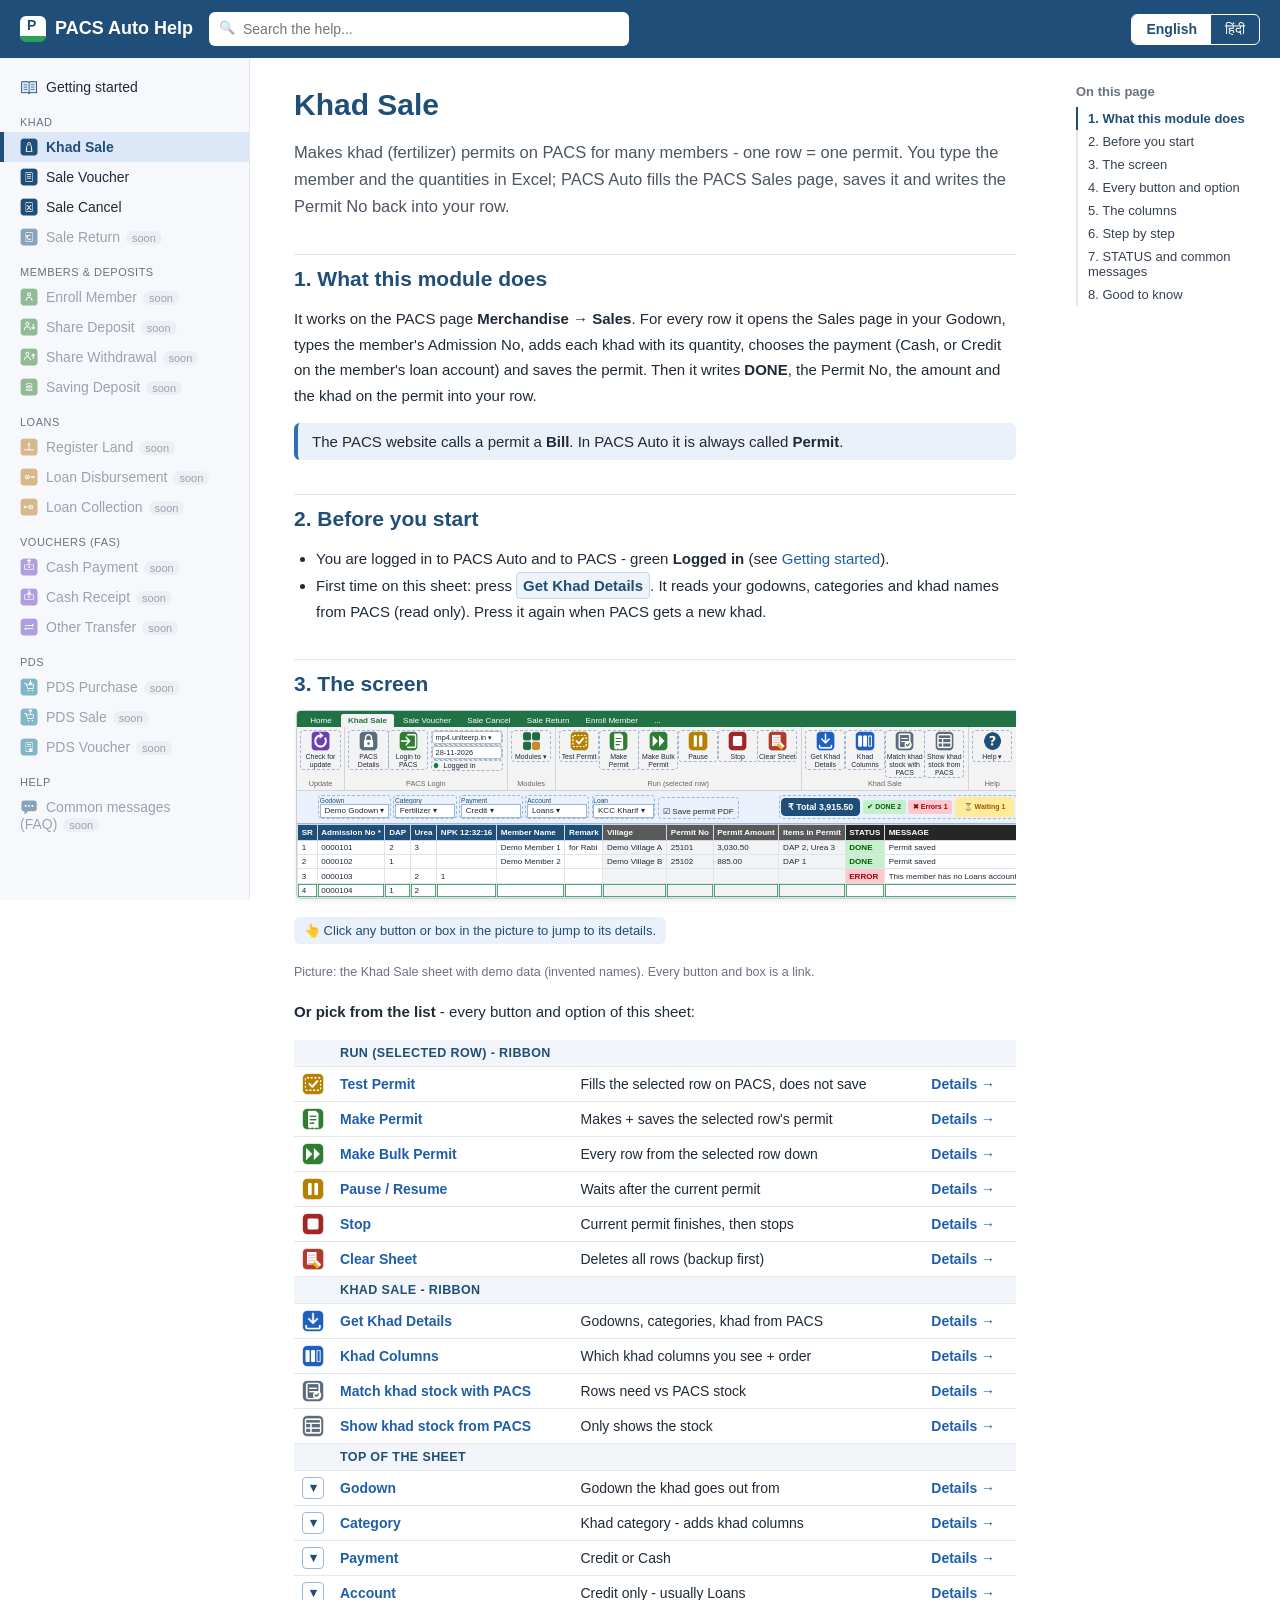
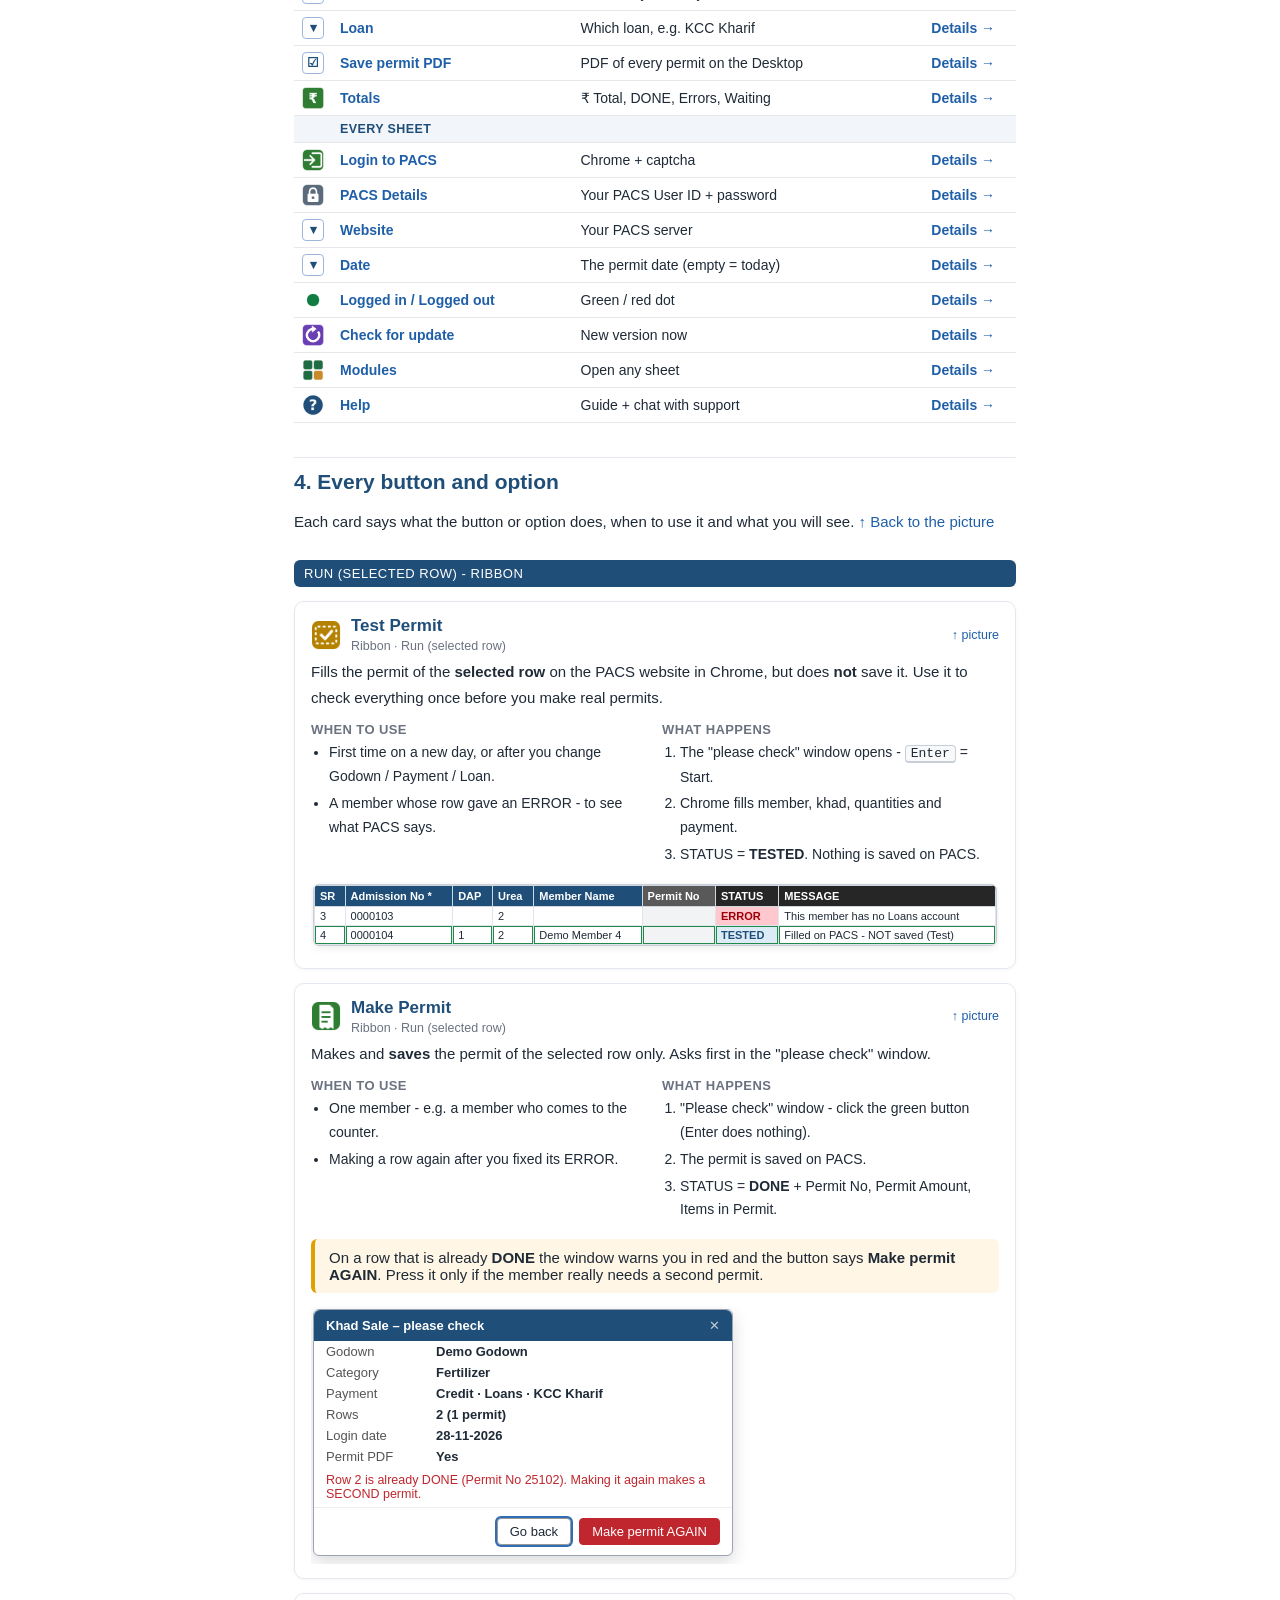
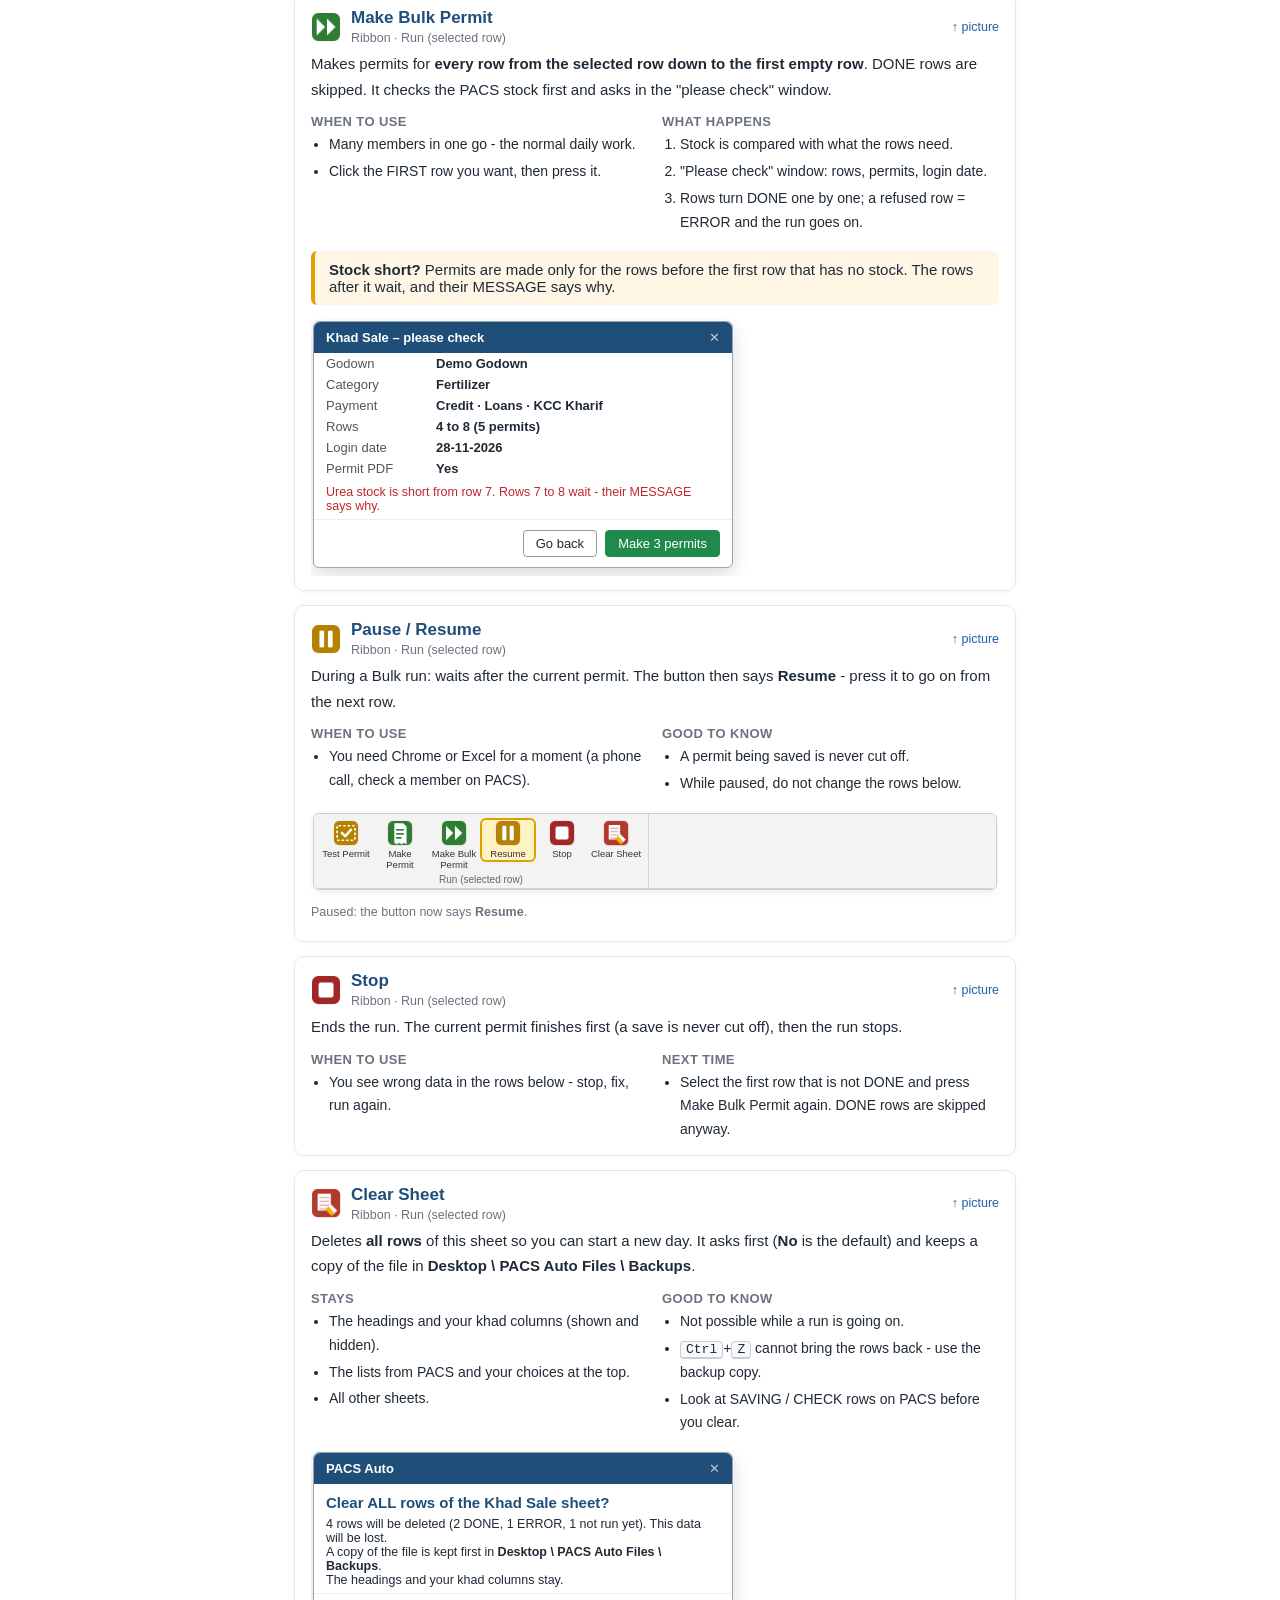
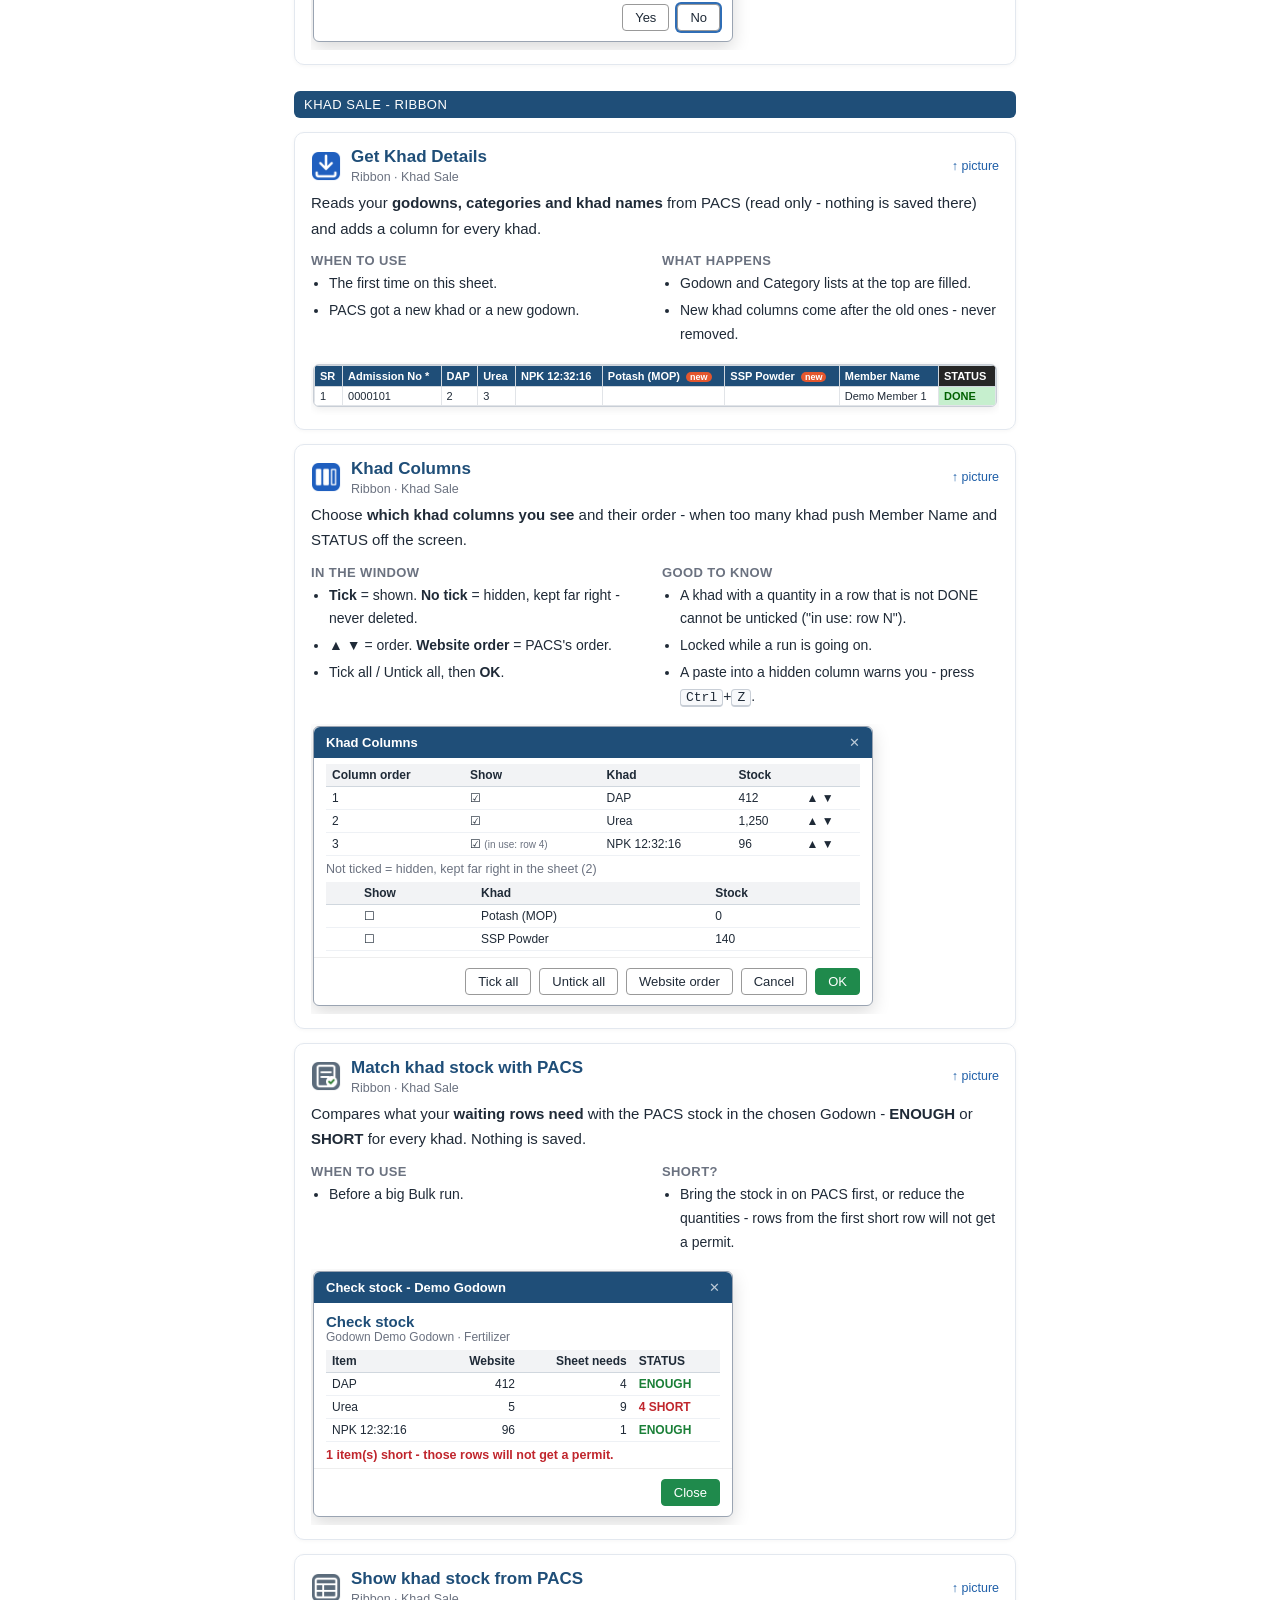
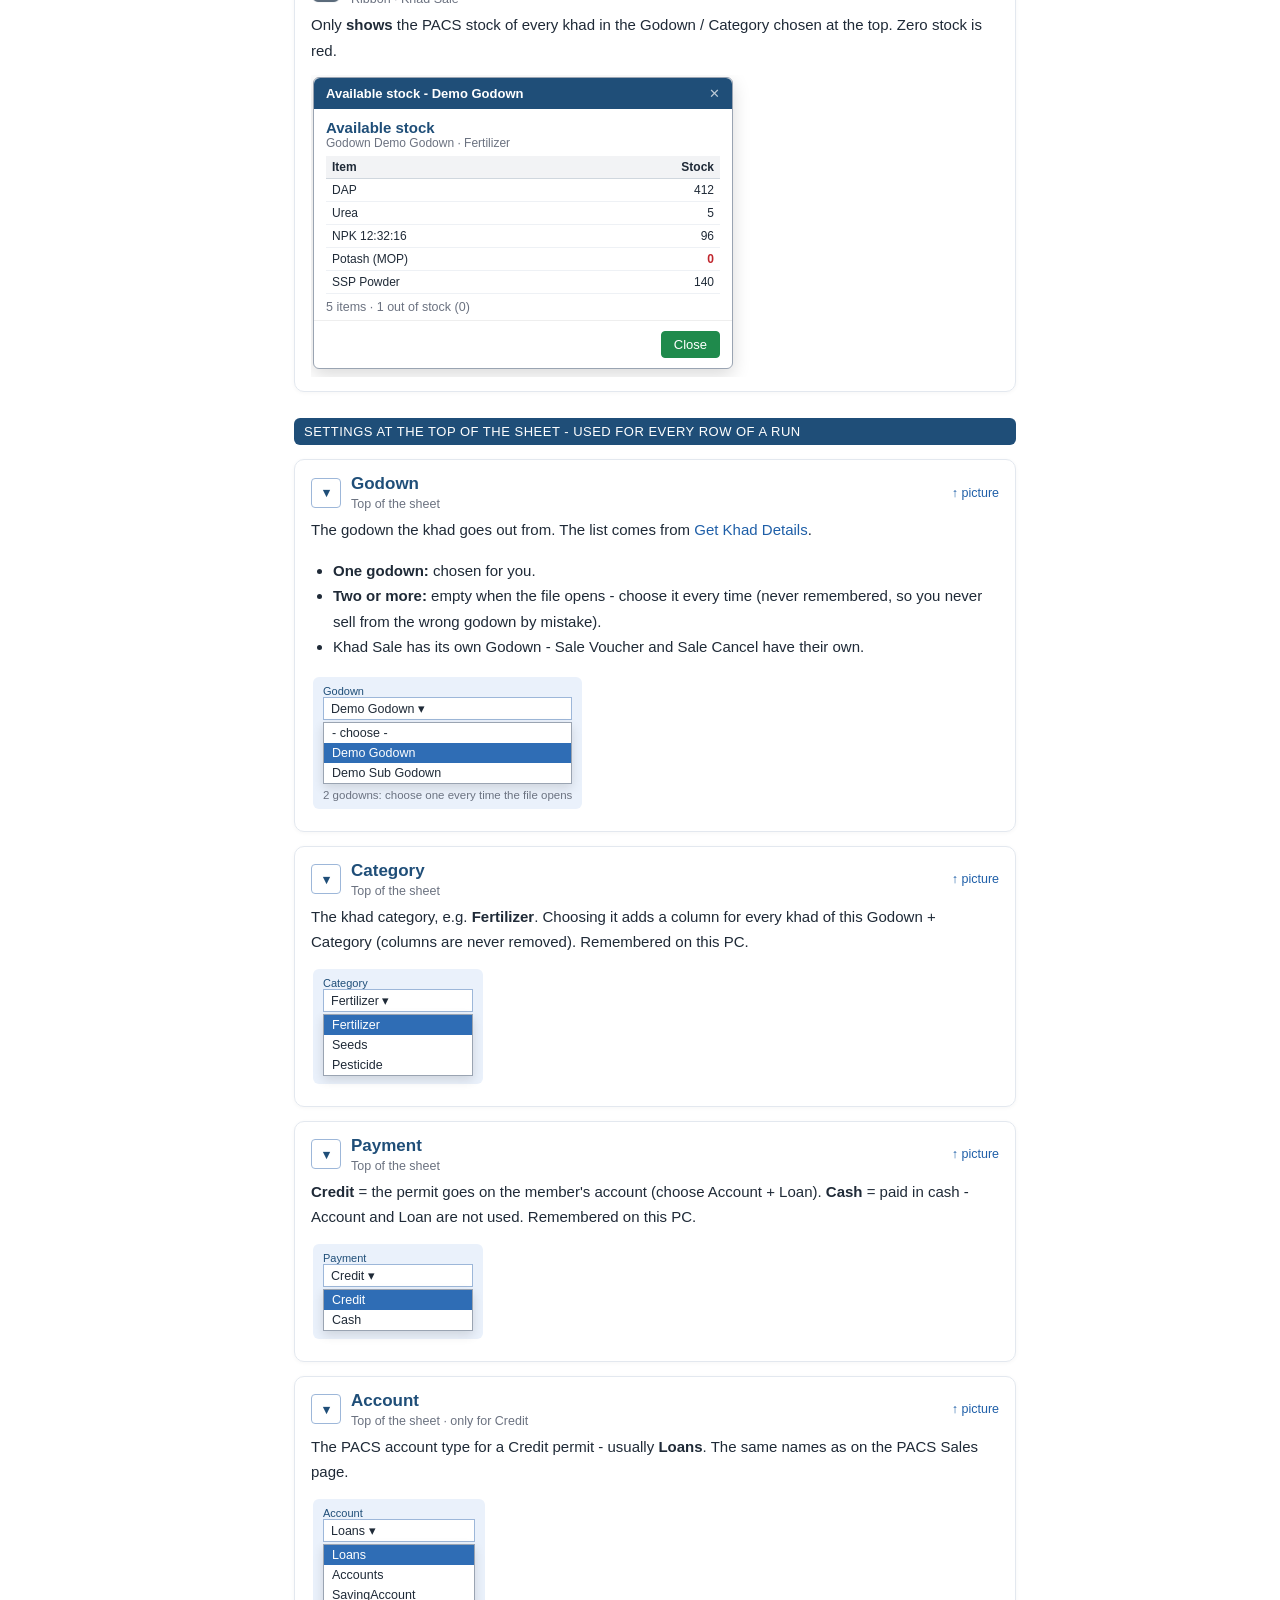
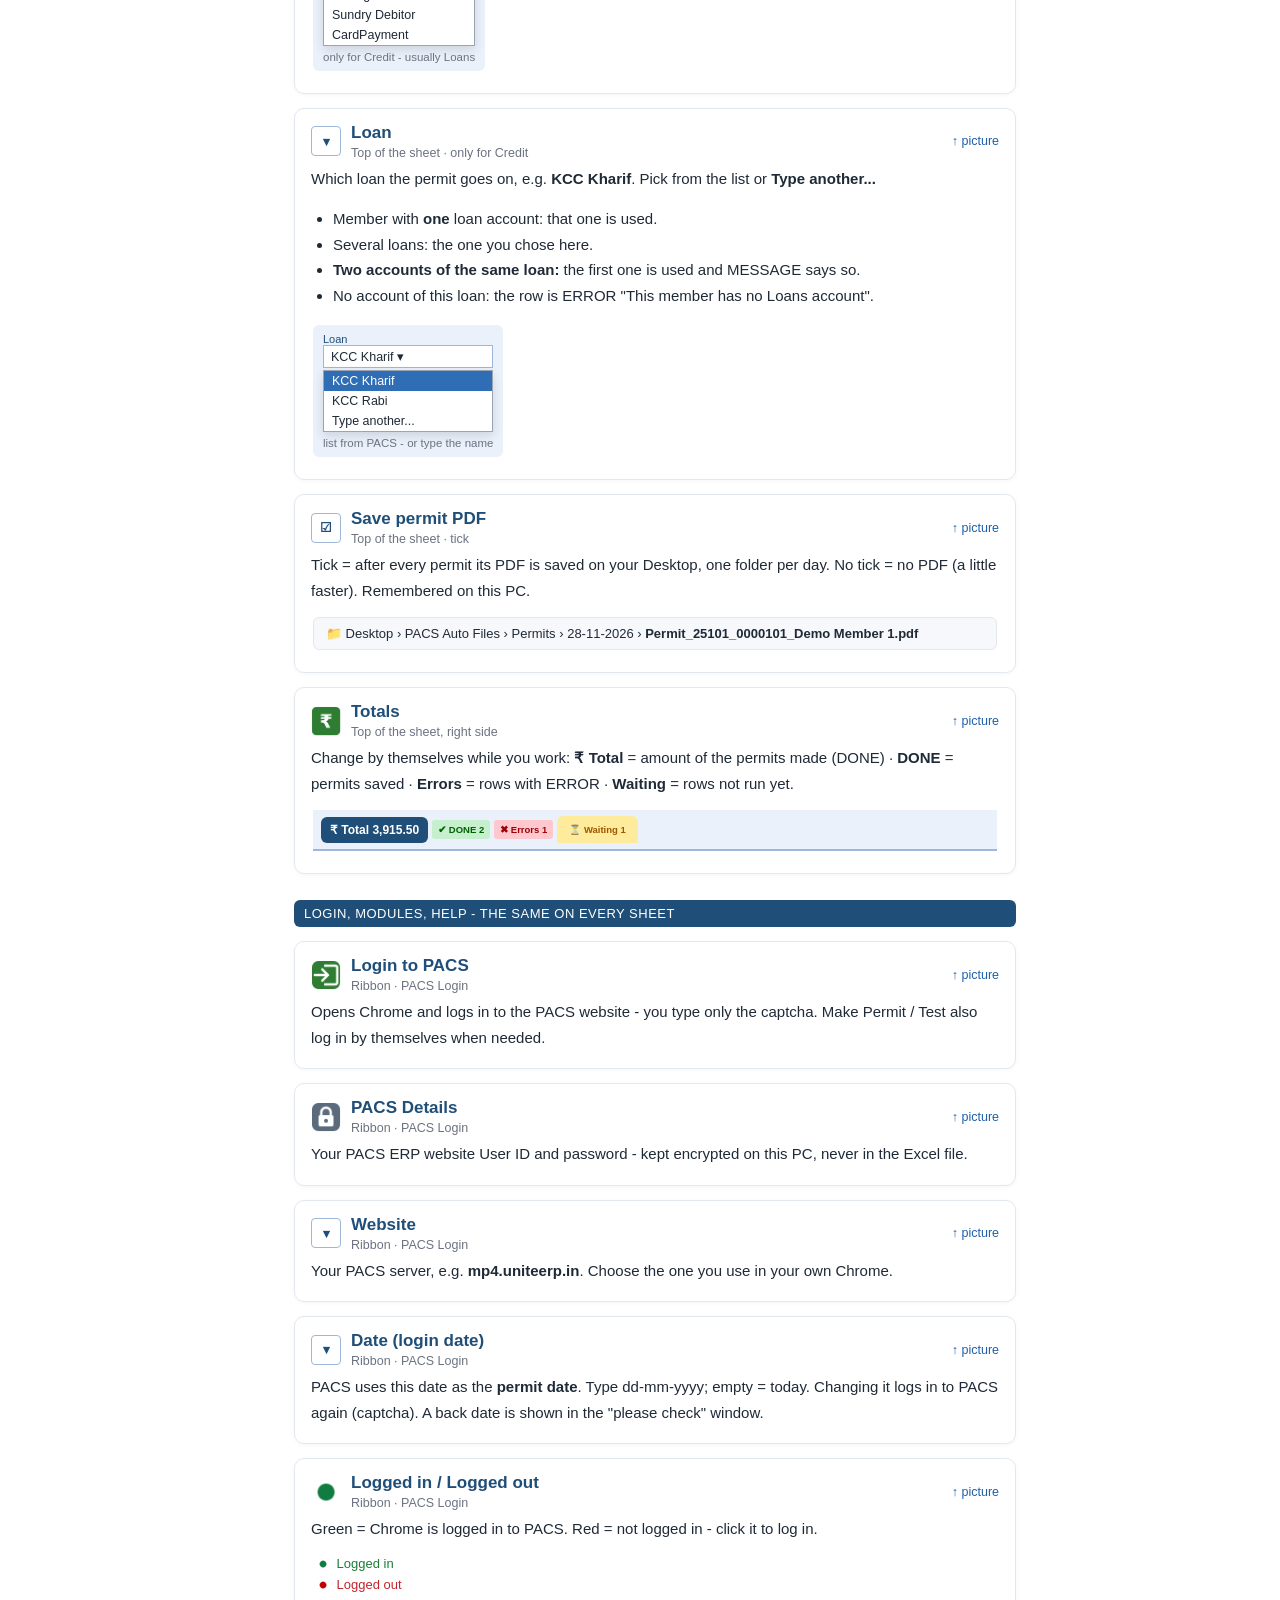
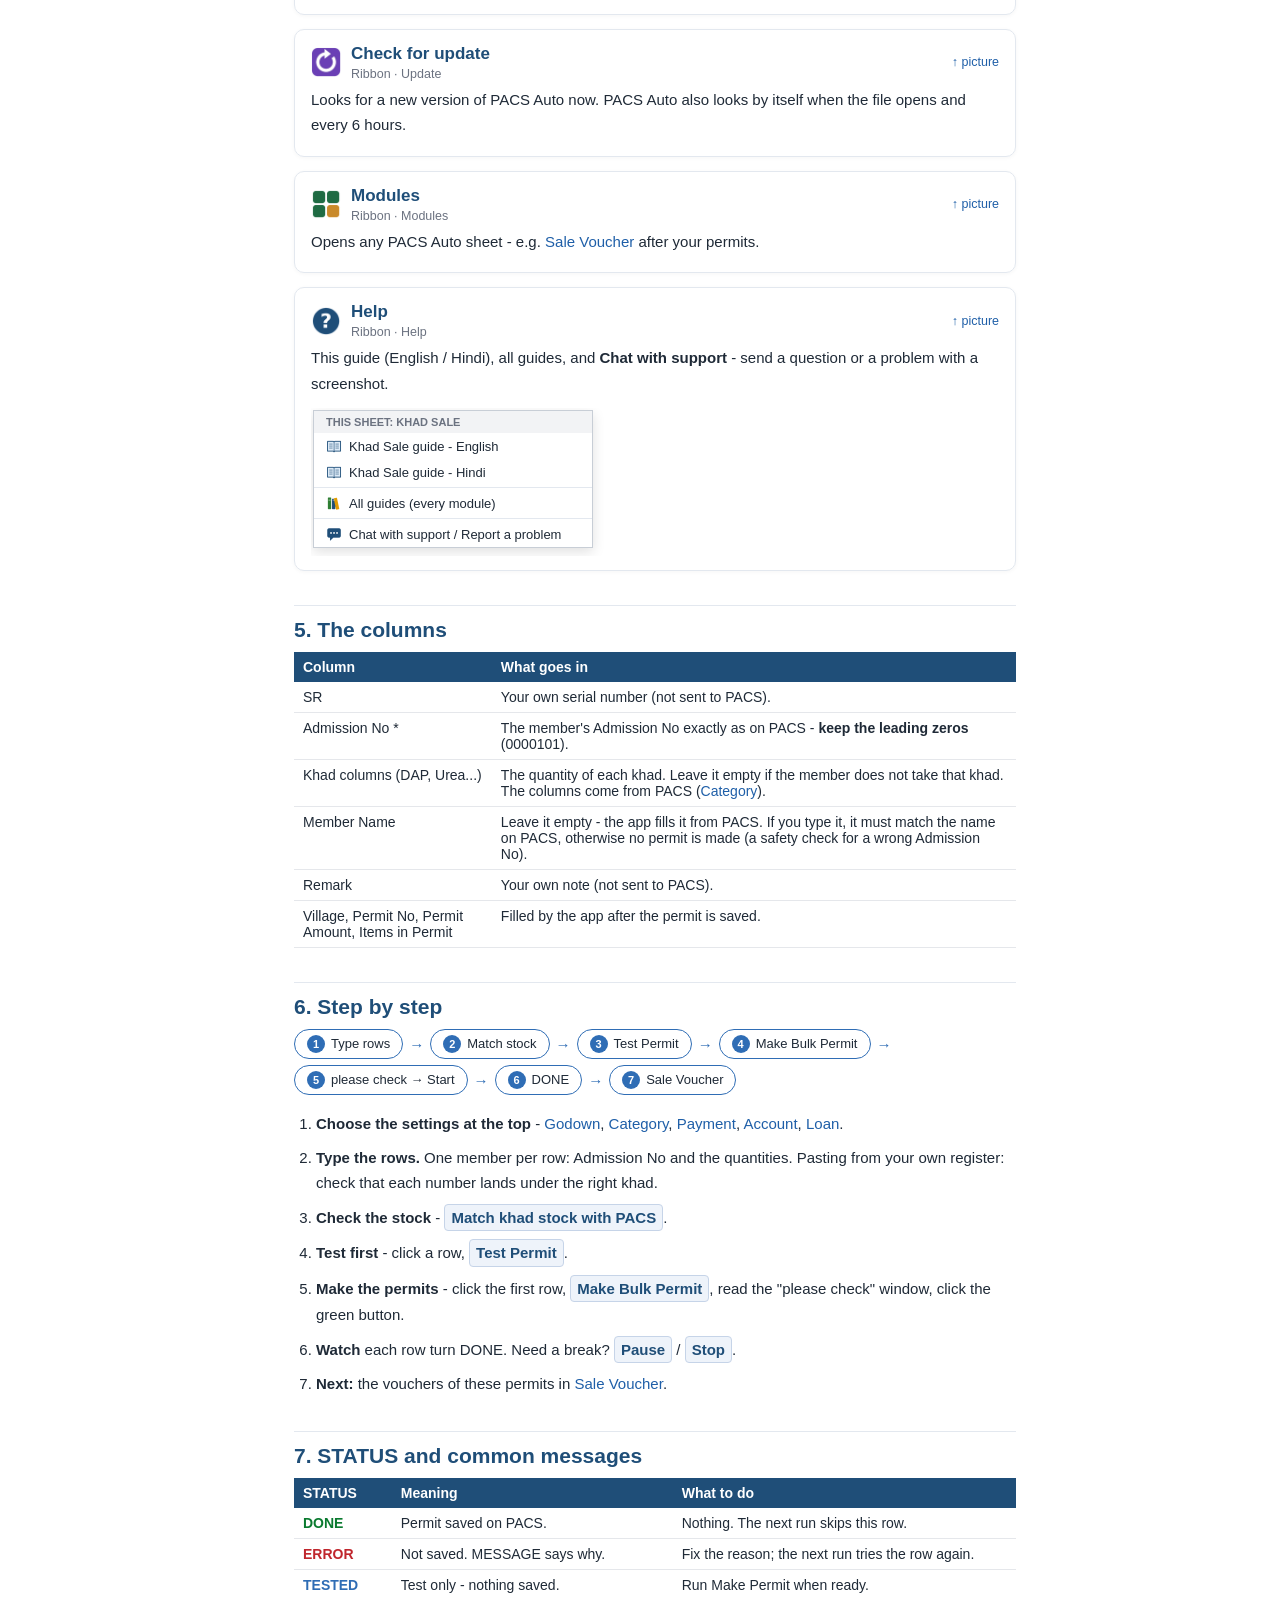
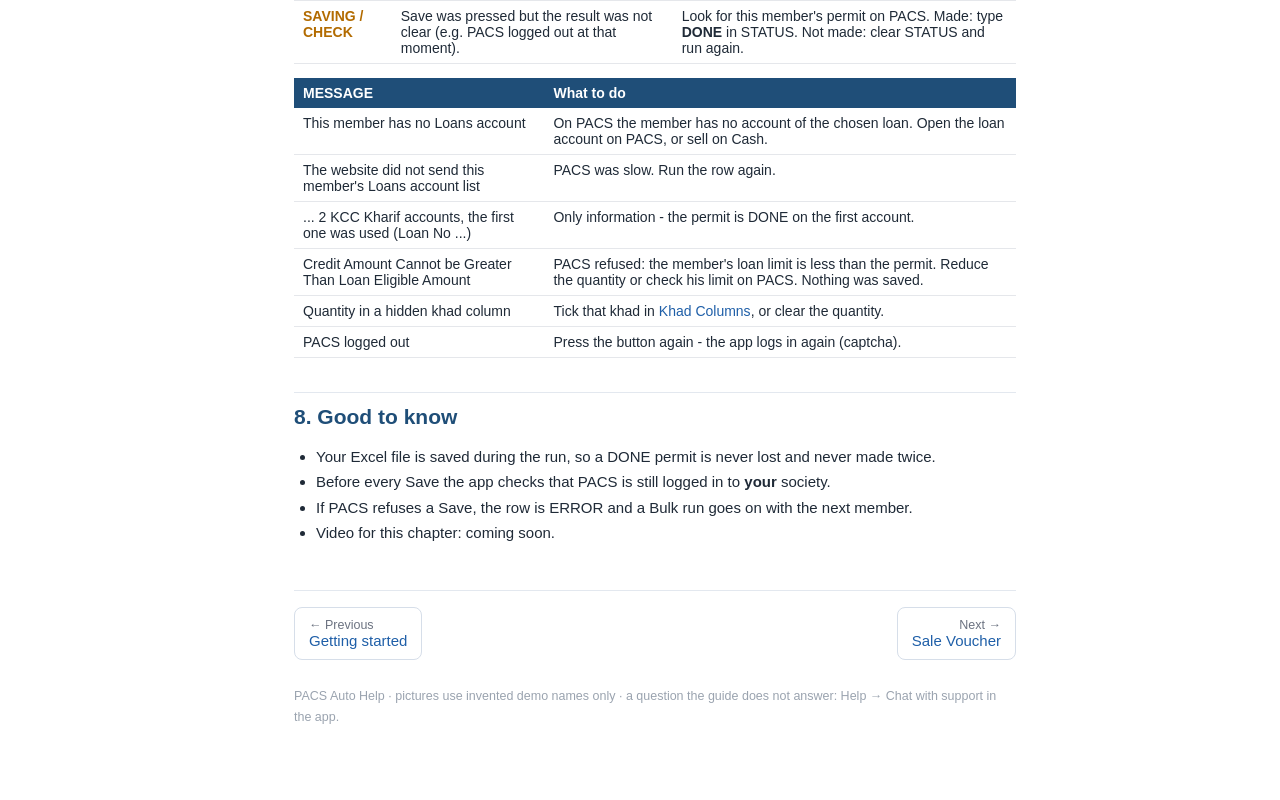
<file: en/khad-sale.html>
<!DOCTYPE html><html lang="en"><head><meta charset="utf-8"><meta name="viewport" content="width=device-width,initial-scale=1"><title>Khad Sale - PACS Auto Help</title><link rel="stylesheet" href="../site.css?v=8e6ede04"><link rel="icon" href="../favicon.svg"></head><body class="en" data-lang="en" data-root="../" data-v="8e6ede04"><div class="top"><button class="menu" aria-label="menu">☰</button><a class="logo" href="../en/index.html"><i></i>PACS Auto Help</a><div class="srch"><input type="search" placeholder="Search the help..." aria-label="search"><div class="res" data-none="Nothing found - try another word."></div></div><div class="lt"><a href="#" class=on>English</a><a href="../hi/khad-sale.html">हिंदी</a></div></div><div class="wrap"><nav class="side"><a href="../en/getting-started.html"><img class="mi" width="20" height="20" src="../img/ribbon/help_book.png" alt="">Getting started</a><div class="g">Khad</div><a href="../en/khad-sale.html" class=on><img class="mi" src="../img/ribbon/mod_khad_sale.png" width="20" height="20" alt="">Khad Sale</a><a href="../en/sale-voucher.html"><img class="mi" src="../img/ribbon/mod_sale_voucher.png" width="20" height="20" alt="">Sale Voucher</a><a href="../en/sale-cancel.html"><img class="mi" src="../img/ribbon/mod_sale_cancel.png" width="20" height="20" alt="">Sale Cancel</a><span><img class="mi" src="../img/ribbon/mod_sale_return.png" width="20" height="20" alt="">Sale Return<em>soon</em></span><div class="g">Members & Deposits</div><span><img class="mi" src="../img/ribbon/mod_enroll_member.png" width="20" height="20" alt="">Enroll Member<em>soon</em></span><span><img class="mi" src="../img/ribbon/mod_share_deposit.png" width="20" height="20" alt="">Share Deposit<em>soon</em></span><span><img class="mi" src="../img/ribbon/mod_share_withdrawal.png" width="20" height="20" alt="">Share Withdrawal<em>soon</em></span><span><img class="mi" src="../img/ribbon/mod_saving_deposit.png" width="20" height="20" alt="">Saving Deposit<em>soon</em></span><div class="g">Loans</div><span><img class="mi" src="../img/ribbon/mod_register_land.png" width="20" height="20" alt="">Register Land<em>soon</em></span><span><img class="mi" src="../img/ribbon/mod_loan_disbursement.png" width="20" height="20" alt="">Loan Disbursement<em>soon</em></span><span><img class="mi" src="../img/ribbon/mod_loan_collection.png" width="20" height="20" alt="">Loan Collection<em>soon</em></span><div class="g">Vouchers (FAS)</div><span><img class="mi" src="../img/ribbon/mod_cash_payment.png" width="20" height="20" alt="">Cash Payment<em>soon</em></span><span><img class="mi" src="../img/ribbon/mod_cash_receipt.png" width="20" height="20" alt="">Cash Receipt<em>soon</em></span><span><img class="mi" src="../img/ribbon/mod_other_transfer.png" width="20" height="20" alt="">Other Transfer<em>soon</em></span><div class="g">PDS</div><span><img class="mi" src="../img/ribbon/mod_pds_purchase.png" width="20" height="20" alt="">PDS Purchase<em>soon</em></span><span><img class="mi" src="../img/ribbon/mod_pds_sale.png" width="20" height="20" alt="">PDS Sale<em>soon</em></span><span><img class="mi" src="../img/ribbon/mod_pds_voucher.png" width="20" height="20" alt="">PDS Voucher<em>soon</em></span><div class="g">Help</div><span><img class="mi" width="20" height="20" src="../img/ribbon/help_chat.png" alt="">Common messages (FAQ)<em>soon</em></span></nav><main class="main"><h1>Khad Sale</h1>
<p class="lead">Makes khad (fertilizer) permits on PACS for many members - one row = one permit. You type the member and the quantities in Excel; PACS Auto fills the PACS Sales page, saves it and writes the Permit No back into your row.</p>

<h2 id="what">1. What this module does</h2>
<p>It works on the PACS page <b>Merchandise → Sales</b>. For every row it opens the Sales page in your Godown, types the member's Admission No, adds each khad with its quantity, chooses the payment (Cash, or Credit on the member's loan account) and saves the permit. Then it writes <b>DONE</b>, the Permit No, the amount and the khad on the permit into your row.</p>
<div class="note">The PACS website calls a permit a <b>Bill</b>. In PACS Auto it is always called <b>Permit</b>.</div>

<h2 id="before">2. Before you start</h2>
<ul>
<li>You are logged in to PACS Auto and to PACS - green <b>Logged in</b> (see <a href="getting-started.html#d-login">Getting started</a>).</li>
<li>First time on this sheet: press <a class="btn" href="#d-getkhad">Get Khad Details</a>. It reads your godowns, categories and khad names from PACS (read only). Press it again when PACS gets a new khad.</li>
</ul>

<h2 id="screen">3. The screen</h2>
<div class="fig"><div class="xl hotfig"><div class="tabsbar"><span>Home</span><span class=on>Khad Sale</span><span>Sale Voucher</span><span>Sale Cancel</span><span>Sale Return</span><span>Enroll Member</span><span>...</span></div><div class="rib"><div class="grp"><div class="btns"><a class="hot b" href="#d-update" title="Check for update - see details"><img class="ic" src="../img/ribbon/update.png" alt="">Check for update</a></div><div class="gl">Update</div></div><div class="grp"><div class="btns"><a class="hot b" href="#d-details" title="PACS Details - see details"><img class="ic" src="../img/ribbon/details.png" alt="">PACS Details</a><a class="hot b" href="#d-login" title="Login to PACS - see details"><img class="ic" src="../img/ribbon/login.png" alt="">Login to PACS</a><div class="vbox"><a class="hot dd" href="#d-website">mp4.uniteerp.in ▾</a><a class="hot dd" href="#d-date">28-11-2026</a><a class="hot ok" href="#d-dot"><img class="ic" src="../img/ribbon/dot_green.png" alt="">Logged in</a></div></div><div class="gl">PACS Login</div></div><div class="grp"><div class="btns"><a class="hot b" href="#d-modules" title="Modules ▾ - see details"><img class="ic" src="../img/ribbon/modules.png" alt="">Modules ▾</a></div><div class="gl">Modules</div></div><div class="grp"><div class="btns"><a class="hot b" href="#d-test" title="Test Permit - see details"><img class="ic" src="../img/ribbon/test.png" alt="">Test Permit</a><a class="hot b" href="#d-make" title="Make Permit - see details"><img class="ic" src="../img/ribbon/make.png" alt="">Make Permit</a><a class="hot b" href="#d-bulk" title="Make Bulk Permit - see details"><img class="ic" src="../img/ribbon/bulk.png" alt="">Make Bulk Permit</a><a class="hot b" href="#d-pause" title="Pause - see details"><img class="ic" src="../img/ribbon/pause.png" alt="">Pause</a><a class="hot b" href="#d-stop" title="Stop - see details"><img class="ic" src="../img/ribbon/stop.png" alt="">Stop</a><a class="hot b" href="#d-clear" title="Clear Sheet - see details"><img class="ic" src="../img/ribbon/clear.png" alt="">Clear Sheet</a></div><div class="gl">Run (selected row)</div></div><div class="grp"><div class="btns"><a class="hot b" href="#d-getkhad" title="Get Khad Details - see details"><img class="ic" src="../img/ribbon/get.png" alt="">Get Khad Details</a><a class="hot b" href="#d-khadcols" title="Khad Columns - see details"><img class="ic" src="../img/ribbon/columns.png" alt="">Khad Columns</a><a class="hot b" href="#d-match" title="Match khad stock with PACS - see details"><img class="ic" src="../img/ribbon/check.png" alt="">Match khad stock with PACS</a><a class="hot b" href="#d-show" title="Show khad stock from PACS - see details"><img class="ic" src="../img/ribbon/show.png" alt="">Show khad stock from PACS</a></div><div class="gl">Khad Sale</div></div><div class="grp"><div class="btns"><a class="hot b" href="#d-help" title="Help ▾ - see details"><img class="ic" src="../img/ribbon/help.png" alt="">Help ▾</a></div><div class="gl">Help</div></div></div><div class="band"><a class="hot bx" href="#d-godown" title="Godown - see details"><small>Godown</small><span>Demo Godown ▾</span></a><a class="hot bx" href="#d-category" title="Category - see details"><small>Category</small><span>Fertilizer ▾</span></a><a class="hot bx" href="#d-payment" title="Payment - see details"><small>Payment</small><span>Credit ▾</span></a><a class="hot bx" href="#d-account" title="Account - see details"><small>Account</small><span>Loans ▾</span></a><a class="hot bx" href="#d-loan" title="Loan - see details"><small>Loan</small><span>KCC Kharif ▾</span></a><a class="hot bx tick" href="#d-pdf" title="☑ Save permit PDF - see details"><small>&nbsp;</small><span>☑ Save permit PDF</span></a><a class="hot tiles" href="#d-tiles" title="Totals - see details"><span class="tl money">₹ Total 3,915.50</span><span class="tl dn">✔ DONE 2</span><span class="tl er">✖ Errors 1</span><span class="tl wt">⏳ Waiting 1</span></a></div><table class="sh"><tr><th class="ty">SR</th><th class="ty">Admission No *</th><th class="ty">DAP</th><th class="ty">Urea</th><th class="ty">NPK 12:32:16</th><th class="ty">Member Name</th><th class="ty">Remark</th><th class="ap">Village</th><th class="ap">Permit No</th><th class="ap">Permit Amount</th><th class="ap">Items in Permit</th><th class="rs">STATUS</th><th class="rs">MESSAGE</th></tr><tr><td>1</td><td>0000101</td><td>2</td><td>3</td><td></td><td>Demo Member 1</td><td>for Rabi</td><td class="a">Demo Village A</td><td class="a">25101</td><td class="a">3,030.50</td><td class="a">DAP 2, Urea 3</td><td class="d">DONE</td><td>Permit saved</td></tr><tr><td>2</td><td>0000102</td><td>1</td><td></td><td></td><td>Demo Member 2</td><td></td><td class="a">Demo Village B</td><td class="a">25102</td><td class="a">885.00</td><td class="a">DAP 1</td><td class="d">DONE</td><td>Permit saved</td></tr><tr><td>3</td><td>0000103</td><td></td><td>2</td><td>1</td><td></td><td></td><td class="a"></td><td class="a"></td><td class="a"></td><td class="a"></td><td class="e">ERROR</td><td>This member has no Loans account</td></tr><tr class=sel><td>4</td><td>0000104</td><td>1</td><td>2</td><td></td><td></td><td></td><td class="a"></td><td class="a"></td><td class="a"></td><td class="a"></td><td></td><td></td></tr></table></div></div>
<div class="hint">👆 Click any button or box in the picture to jump to its details.</div>
<p class="cap">Picture: the Khad Sale sheet with demo data (invented names). Every button and box is a link.</p>
<p><b>Or pick from the list</b> - every button and option of this sheet:</p>
<table class="blist">
<tr class="grow"><td></td><td colspan="3">Run (selected row) - ribbon</td></tr>
<tr><td><img class="ic" src="../img/ribbon/test.png" alt=""></td><td><a href="#d-test"><b>Test Permit</b></a></td><td>Fills the selected row on PACS, does not save</td><td><a class="go" href="#d-test">Details →</a></td></tr>
<tr><td><img class="ic" src="../img/ribbon/make.png" alt=""></td><td><a href="#d-make"><b>Make Permit</b></a></td><td>Makes + saves the selected row's permit</td><td><a class="go" href="#d-make">Details →</a></td></tr>
<tr><td><img class="ic" src="../img/ribbon/bulk.png" alt=""></td><td><a href="#d-bulk"><b>Make Bulk Permit</b></a></td><td>Every row from the selected row down</td><td><a class="go" href="#d-bulk">Details →</a></td></tr>
<tr><td><img class="ic" src="../img/ribbon/pause.png" alt=""></td><td><a href="#d-pause"><b>Pause / Resume</b></a></td><td>Waits after the current permit</td><td><a class="go" href="#d-pause">Details →</a></td></tr>
<tr><td><img class="ic" src="../img/ribbon/stop.png" alt=""></td><td><a href="#d-stop"><b>Stop</b></a></td><td>Current permit finishes, then stops</td><td><a class="go" href="#d-stop">Details →</a></td></tr>
<tr><td><img class="ic" src="../img/ribbon/clear.png" alt=""></td><td><a href="#d-clear"><b>Clear Sheet</b></a></td><td>Deletes all rows (backup first)</td><td><a class="go" href="#d-clear">Details →</a></td></tr>
<tr class="grow"><td></td><td colspan="3">Khad Sale - ribbon</td></tr>
<tr><td><img class="ic" src="../img/ribbon/get.png" alt=""></td><td><a href="#d-getkhad"><b>Get Khad Details</b></a></td><td>Godowns, categories, khad from PACS</td><td><a class="go" href="#d-getkhad">Details →</a></td></tr>
<tr><td><img class="ic" src="../img/ribbon/columns.png" alt=""></td><td><a href="#d-khadcols"><b>Khad Columns</b></a></td><td>Which khad columns you see + order</td><td><a class="go" href="#d-khadcols">Details →</a></td></tr>
<tr><td><img class="ic" src="../img/ribbon/check.png" alt=""></td><td><a href="#d-match"><b>Match khad stock with PACS</b></a></td><td>Rows need vs PACS stock</td><td><a class="go" href="#d-match">Details →</a></td></tr>
<tr><td><img class="ic" src="../img/ribbon/show.png" alt=""></td><td><a href="#d-show"><b>Show khad stock from PACS</b></a></td><td>Only shows the stock</td><td><a class="go" href="#d-show">Details →</a></td></tr>
<tr class="grow"><td></td><td colspan="3">Top of the sheet</td></tr>
<tr><td><i class="ic box">▾</i></td><td><a href="#d-godown"><b>Godown</b></a></td><td>Godown the khad goes out from</td><td><a class="go" href="#d-godown">Details →</a></td></tr>
<tr><td><i class="ic box">▾</i></td><td><a href="#d-category"><b>Category</b></a></td><td>Khad category - adds khad columns</td><td><a class="go" href="#d-category">Details →</a></td></tr>
<tr><td><i class="ic box">▾</i></td><td><a href="#d-payment"><b>Payment</b></a></td><td>Credit or Cash</td><td><a class="go" href="#d-payment">Details →</a></td></tr>
<tr><td><i class="ic box">▾</i></td><td><a href="#d-account"><b>Account</b></a></td><td>Credit only - usually Loans</td><td><a class="go" href="#d-account">Details →</a></td></tr>
<tr><td><i class="ic box">▾</i></td><td><a href="#d-loan"><b>Loan</b></a></td><td>Which loan, e.g. KCC Kharif</td><td><a class="go" href="#d-loan">Details →</a></td></tr>
<tr><td><i class="ic box">☑</i></td><td><a href="#d-pdf"><b>Save permit PDF</b></a></td><td>PDF of every permit on the Desktop</td><td><a class="go" href="#d-pdf">Details →</a></td></tr>
<tr><td><img class="ic" src="../img/ribbon/rupee.png" alt=""></td><td><a href="#d-tiles"><b>Totals</b></a></td><td>₹ Total, DONE, Errors, Waiting</td><td><a class="go" href="#d-tiles">Details →</a></td></tr>
<tr class="grow"><td></td><td colspan="3">Every sheet</td></tr>
<tr><td><img class="ic" src="../img/ribbon/login.png" alt=""></td><td><a href="#d-login"><b>Login to PACS</b></a></td><td>Chrome + captcha</td><td><a class="go" href="#d-login">Details →</a></td></tr>
<tr><td><img class="ic" src="../img/ribbon/details.png" alt=""></td><td><a href="#d-details"><b>PACS Details</b></a></td><td>Your PACS User ID + password</td><td><a class="go" href="#d-details">Details →</a></td></tr>
<tr><td><i class="ic box">▾</i></td><td><a href="#d-website"><b>Website</b></a></td><td>Your PACS server</td><td><a class="go" href="#d-website">Details →</a></td></tr>
<tr><td><i class="ic box">▾</i></td><td><a href="#d-date"><b>Date</b></a></td><td>The permit date (empty = today)</td><td><a class="go" href="#d-date">Details →</a></td></tr>
<tr><td><img class="ic" src="../img/ribbon/dot_green.png" alt=""></td><td><a href="#d-dot"><b>Logged in / Logged out</b></a></td><td>Green / red dot</td><td><a class="go" href="#d-dot">Details →</a></td></tr>
<tr><td><img class="ic" src="../img/ribbon/update.png" alt=""></td><td><a href="#d-update"><b>Check for update</b></a></td><td>New version now</td><td><a class="go" href="#d-update">Details →</a></td></tr>
<tr><td><img class="ic" src="../img/ribbon/modules.png" alt=""></td><td><a href="#d-modules"><b>Modules</b></a></td><td>Open any sheet</td><td><a class="go" href="#d-modules">Details →</a></td></tr>
<tr><td><img class="ic" src="../img/ribbon/help.png" alt=""></td><td><a href="#d-help"><b>Help</b></a></td><td>Guide + chat with support</td><td><a class="go" href="#d-help">Details →</a></td></tr>
</table>
<h2 id="buttons">4. Every button and option</h2>
<p>Each card says what the button or option does, when to use it and what you will see. <a href="#screen">↑ Back to the picture</a></p>

<div class="gh">Run (selected row) - ribbon</div>

<div class="bd" id="d-test"><div class="bdh"><img class="ic" src="../img/ribbon/test.png" alt=""><div><b>Test Permit</b><small>Ribbon · Run (selected row)</small></div><a class="up" href="#screen">↑ picture</a></div>
<p>Fills the permit of the <b>selected row</b> on the PACS website in Chrome, but does <b>not</b> save it. Use it to check everything once before you make real permits.</p>
<div class="bdg"><div><h4>When to use</h4><ul><li>First time on a new day, or after you change Godown / Payment / Loan.</li><li>A member whose row gave an ERROR - to see what PACS says.</li></ul></div>
<div><h4>What happens</h4><ol><li>The "please check" window opens - <kbd>Enter</kbd> = Start.</li><li>Chrome fills member, khad, quantities and payment.</li><li>STATUS = <b>TESTED</b>. Nothing is saved on PACS.</li></ol></div></div>
<div class="fig"><div class="xl"><table class="sh"><tr><th class="ty">SR</th><th class="ty">Admission No *</th><th class="ty">DAP</th><th class="ty">Urea</th><th class="ty">Member Name</th><th class="ap">Permit No</th><th class="rs">STATUS</th><th class="rs">MESSAGE</th></tr><tr><td>3</td><td>0000103</td><td></td><td>2</td><td></td><td class="a"></td><td class="e">ERROR</td><td>This member has no Loans account</td></tr><tr class=sel><td>4</td><td>0000104</td><td>1</td><td>2</td><td>Demo Member 4</td><td class="a"></td><td class="t">TESTED</td><td>Filled on PACS - NOT saved (Test)</td></tr></table></div></div>
</div>

<div class="bd" id="d-make"><div class="bdh"><img class="ic" src="../img/ribbon/make.png" alt=""><div><b>Make Permit</b><small>Ribbon · Run (selected row)</small></div><a class="up" href="#screen">↑ picture</a></div>
<p>Makes and <b>saves</b> the permit of the selected row only. Asks first in the "please check" window.</p>
<div class="bdg"><div><h4>When to use</h4><ul><li>One member - e.g. a member who comes to the counter.</li><li>Making a row again after you fixed its ERROR.</li></ul></div>
<div><h4>What happens</h4><ol><li>"Please check" window - click the green button (Enter does nothing).</li><li>The permit is saved on PACS.</li><li>STATUS = <b>DONE</b> + Permit No, Permit Amount, Items in Permit.</li></ol></div></div>
<div class="note warn">On a row that is already <b>DONE</b> the window warns you in red and the button says <b>Make permit AGAIN</b>. Press it only if the member really needs a second permit.</div>
<div class="fig"><div class="win"><div class="wt">Khad Sale – please check<span>✕</span></div><table class="wf"><tr><td>Godown</td><td><b>Demo Godown</b></td></tr><tr><td>Category</td><td><b>Fertilizer</b></td></tr><tr><td>Payment</td><td><b>Credit · Loans · KCC Kharif</b></td></tr><tr><td>Rows</td><td><b>2 (1 permit)</b></td></tr><tr><td>Login date</td><td><b>28-11-2026</b></td></tr><tr><td>Permit PDF</td><td><b>Yes</b></td></tr></table><div class="wn">Row 2 is already DONE (Permit No 25102). Making it again makes a SECOND permit.</div><div class="wb"><span class="bt fo">Go back</span><span class="bt rd">Make permit AGAIN</span></div></div></div>
</div>

<div class="bd" id="d-bulk"><div class="bdh"><img class="ic" src="../img/ribbon/bulk.png" alt=""><div><b>Make Bulk Permit</b><small>Ribbon · Run (selected row)</small></div><a class="up" href="#screen">↑ picture</a></div>
<p>Makes permits for <b>every row from the selected row down to the first empty row</b>. DONE rows are skipped. It checks the PACS stock first and asks in the "please check" window.</p>
<div class="bdg"><div><h4>When to use</h4><ul><li>Many members in one go - the normal daily work.</li><li>Click the FIRST row you want, then press it.</li></ul></div>
<div><h4>What happens</h4><ol><li>Stock is compared with what the rows need.</li><li>"Please check" window: rows, permits, login date.</li><li>Rows turn DONE one by one; a refused row = ERROR and the run goes on.</li></ol></div></div>
<div class="note warn"><b>Stock short?</b> Permits are made only for the rows before the first row that has no stock. The rows after it wait, and their MESSAGE says why.</div>
<div class="fig"><div class="win"><div class="wt">Khad Sale – please check<span>✕</span></div><table class="wf"><tr><td>Godown</td><td><b>Demo Godown</b></td></tr><tr><td>Category</td><td><b>Fertilizer</b></td></tr><tr><td>Payment</td><td><b>Credit · Loans · KCC Kharif</b></td></tr><tr><td>Rows</td><td><b>4 to 8 (5 permits)</b></td></tr><tr><td>Login date</td><td><b>28-11-2026</b></td></tr><tr><td>Permit PDF</td><td><b>Yes</b></td></tr></table><div class="wn">Urea stock is short from row 7. Rows 7 to 8 wait - their MESSAGE says why.</div><div class="wb"><span class="bt ">Go back</span><span class="bt pr">Make 3 permits</span></div></div></div>
</div>

<div class="bd" id="d-pause"><div class="bdh"><img class="ic" src="../img/ribbon/pause.png" alt=""><div><b>Pause / Resume</b><small>Ribbon · Run (selected row)</small></div><a class="up" href="#screen">↑ picture</a></div>
<p>During a Bulk run: waits after the current permit. The button then says <b>Resume</b> - press it to go on from the next row.</p>
<div class="bdg"><div><h4>When to use</h4><ul><li>You need Chrome or Excel for a moment (a phone call, check a member on PACS).</li></ul></div>
<div><h4>Good to know</h4><ul><li>A permit being saved is never cut off.</li><li>While paused, do not change the rows below.</li></ul></div></div>
<div class="fig"><div class="xl"><div class="rib" style="min-height:70px"><div class="grp"><div class="btns"><div class="b"><img class="ic" src="../img/ribbon/test.png" alt="">Test Permit</div><div class="b"><img class="ic" src="../img/ribbon/make.png" alt="">Make Permit</div><div class="b"><img class="ic" src="../img/ribbon/bulk.png" alt="">Make Bulk Permit</div><div class="b glow"><img class="ic" src="../img/ribbon/pause.png" alt="">Resume</div><div class="b"><img class="ic" src="../img/ribbon/stop.png" alt="">Stop</div><div class="b"><img class="ic" src="../img/ribbon/clear.png" alt="">Clear Sheet</div></div><div class="gl">Run (selected row)</div></div></div></div></div><p class="cap">Paused: the button now says <b>Resume</b>.</p>
</div>

<div class="bd" id="d-stop"><div class="bdh"><img class="ic" src="../img/ribbon/stop.png" alt=""><div><b>Stop</b><small>Ribbon · Run (selected row)</small></div><a class="up" href="#screen">↑ picture</a></div>
<p>Ends the run. The current permit finishes first (a save is never cut off), then the run stops.</p>
<div class="bdg"><div><h4>When to use</h4><ul><li>You see wrong data in the rows below - stop, fix, run again.</li></ul></div>
<div><h4>Next time</h4><ul><li>Select the first row that is not DONE and press Make Bulk Permit again. DONE rows are skipped anyway.</li></ul></div></div>
</div>

<div class="bd" id="d-clear"><div class="bdh"><img class="ic" src="../img/ribbon/clear.png" alt=""><div><b>Clear Sheet</b><small>Ribbon · Run (selected row)</small></div><a class="up" href="#screen">↑ picture</a></div>
<p>Deletes <b>all rows</b> of this sheet so you can start a new day. It asks first (<b>No</b> is the default) and keeps a copy of the file in <b>Desktop \ PACS Auto Files \ Backups</b>.</p>
<div class="bdg"><div><h4>Stays</h4><ul><li>The headings and your khad columns (shown and hidden).</li><li>The lists from PACS and your choices at the top.</li><li>All other sheets.</li></ul></div>
<div><h4>Good to know</h4><ul><li>Not possible while a run is going on.</li><li><kbd>Ctrl</kbd>+<kbd>Z</kbd> cannot bring the rows back - use the backup copy.</li><li>Look at SAVING / CHECK rows on PACS before you clear.</li></ul></div></div>
<div class="fig"><div class="win"><div class="wt">PACS Auto<span>✕</span></div><div class="wh">Clear ALL rows of the Khad Sale sheet?</div><div class="wg" style="color:#1f2a37">4 rows will be deleted (2 DONE, 1 ERROR, 1 not run yet). This data will be lost.<br>A copy of the file is kept first in <b>Desktop \ PACS Auto Files \ Backups</b>.<br>The headings and your khad columns stay.</div><div class="wb"><span class="bt ">Yes</span><span class="bt fo">No</span></div></div></div>
</div>

<div class="gh">Khad Sale - ribbon</div>

<div class="bd" id="d-getkhad"><div class="bdh"><img class="ic" src="../img/ribbon/get.png" alt=""><div><b>Get Khad Details</b><small>Ribbon · Khad Sale</small></div><a class="up" href="#screen">↑ picture</a></div>
<p>Reads your <b>godowns, categories and khad names</b> from PACS (read only - nothing is saved there) and adds a column for every khad.</p>
<div class="bdg"><div><h4>When to use</h4><ul><li>The first time on this sheet.</li><li>PACS got a new khad or a new godown.</li></ul></div>
<div><h4>What happens</h4><ul><li>Godown and Category lists at the top are filled.</li><li>New khad columns come after the old ones - never removed.</li></ul></div></div>
<div class="fig"><div class="xl"><table class="sh"><tr><th class="ty">SR</th><th class="ty">Admission No *</th><th class="ty">DAP</th><th class="ty">Urea</th><th class="ty">NPK 12:32:16</th><th class="ty">Potash (MOP) <span class='new'>new</span></th><th class="ty">SSP Powder <span class='new'>new</span></th><th class="ty">Member Name</th><th class="rs">STATUS</th></tr><tr><td>1</td><td>0000101</td><td>2</td><td>3</td><td></td><td></td><td></td><td>Demo Member 1</td><td class="d">DONE</td></tr></table></div></div>
</div>

<div class="bd" id="d-khadcols"><div class="bdh"><img class="ic" src="../img/ribbon/columns.png" alt=""><div><b>Khad Columns</b><small>Ribbon · Khad Sale</small></div><a class="up" href="#screen">↑ picture</a></div>
<p>Choose <b>which khad columns you see</b> and their order - when too many khad push Member Name and STATUS off the screen.</p>
<div class="bdg"><div><h4>In the window</h4><ul><li><b>Tick</b> = shown. <b>No tick</b> = hidden, kept far right - never deleted.</li><li><b>▲ ▼</b> = order. <b>Website order</b> = PACS's order.</li><li>Tick all / Untick all, then <b>OK</b>.</li></ul></div>
<div><h4>Good to know</h4><ul><li>A khad with a quantity in a row that is not DONE cannot be unticked ("in use: row N").</li><li>Locked while a run is going on.</li><li>A paste into a hidden column warns you - press <kbd>Ctrl</kbd>+<kbd>Z</kbd>.</li></ul></div></div>
<div class="fig"><div class="win wide"><div class="wt">Khad Columns<span>✕</span></div><table class="wl"><tr><th>Column order</th><th>Show</th><th>Khad</th><th>Stock</th><th></th></tr><tr><td>1</td><td>☑</td><td>DAP</td><td>412</td><td>▲ ▼</td></tr><tr><td>2</td><td>☑</td><td>Urea</td><td>1,250</td><td>▲ ▼</td></tr><tr><td>3</td><td>☑ <small style='color:#6b7280'>(in use: row 4)</small></td><td>NPK 12:32:16</td><td>96</td><td>▲ ▼</td></tr></table><div class="wg">Not ticked = hidden, kept far right in the sheet (2)</div><table class="wl"><tr><th></th><th>Show</th><th>Khad</th><th>Stock</th><th></th></tr><tr><td></td><td>☐</td><td>Potash (MOP)</td><td>0</td><td></td></tr><tr><td></td><td>☐</td><td>SSP Powder</td><td>140</td><td></td></tr></table><div class="wb"><span class="bt ">Tick all</span><span class="bt ">Untick all</span><span class="bt ">Website order</span><span class="bt ">Cancel</span><span class="bt pr">OK</span></div></div></div>
</div>

<div class="bd" id="d-match"><div class="bdh"><img class="ic" src="../img/ribbon/check.png" alt=""><div><b>Match khad stock with PACS</b><small>Ribbon · Khad Sale</small></div><a class="up" href="#screen">↑ picture</a></div>
<p>Compares what your <b>waiting rows need</b> with the PACS stock in the chosen Godown - <b>ENOUGH</b> or <b>SHORT</b> for every khad. Nothing is saved.</p>
<div class="bdg"><div><h4>When to use</h4><ul><li>Before a big Bulk run.</li></ul></div>
<div><h4>Short?</h4><ul><li>Bring the stock in on PACS first, or reduce the quantities - rows from the first short row will not get a permit.</li></ul></div></div>
<div class="fig"><div class="win"><div class="wt">Check stock - Demo Godown<span>✕</span></div><div class="wh">Check stock<small>Godown Demo Godown · Fertilizer</small></div><table class="wl"><tr><th>Item</th><th class=r>Website</th><th class=r>Sheet needs</th><th>STATUS</th></tr><tr><td>DAP</td><td class=r>412</td><td class=r>4</td><td><span class='okc'>ENOUGH</span></td></tr><tr><td>Urea</td><td class=r>5</td><td class=r>9</td><td><span class='badc'>4 SHORT</span></td></tr><tr><td>NPK 12:32:16</td><td class=r>96</td><td class=r>1</td><td><span class='okc'>ENOUGH</span></td></tr></table><div class="wn"><b>1 item(s) short - those rows will not get a permit.</b></div><div class="wb"><span class="bt pr">Close</span></div></div></div>
</div>

<div class="bd" id="d-show"><div class="bdh"><img class="ic" src="../img/ribbon/show.png" alt=""><div><b>Show khad stock from PACS</b><small>Ribbon · Khad Sale</small></div><a class="up" href="#screen">↑ picture</a></div>
<p>Only <b>shows</b> the PACS stock of every khad in the Godown / Category chosen at the top. Zero stock is red.</p>
<div class="fig"><div class="win"><div class="wt">Available stock - Demo Godown<span>✕</span></div><div class="wh">Available stock<small>Godown Demo Godown · Fertilizer</small></div><table class="wl"><tr><th>Item</th><th class=r>Stock</th></tr><tr><td>DAP</td><td class=r>412</td></tr><tr><td>Urea</td><td class=r>5</td></tr><tr><td>NPK 12:32:16</td><td class=r>96</td></tr><tr><td>Potash (MOP)</td><td class=r><span class='badc'>0</span></td></tr><tr><td>SSP Powder</td><td class=r>140</td></tr></table><div class="wg">5 items · 1 out of stock (0)</div><div class="wb"><span class="bt pr">Close</span></div></div></div>
</div>

<div class="gh">Settings at the top of the sheet - used for every row of a run</div>

<div class="bd" id="d-godown"><div class="bdh"><i class="ic box">▾</i><div><b>Godown</b><small>Top of the sheet</small></div><a class="up" href="#screen">↑ picture</a></div>
<p>The godown the khad goes out from. The list comes from <a href="#d-getkhad">Get Khad Details</a>.</p>
<ul><li><b>One godown:</b> chosen for you.</li><li><b>Two or more:</b> empty when the file opens - choose it every time (never remembered, so you never sell from the wrong godown by mistake).</li><li>Khad Sale has its own Godown - Sale Voucher and Sale Cancel have their own.</li></ul>
<div class="fig"><div class="ddfig"><small>Godown</small><div class="ddv">Demo Godown ▾</div><div class="ddl"><div class="ddi">- choose -</div><div class="ddi on">Demo Godown</div><div class="ddi">Demo Sub Godown</div></div><div class=ddn>2 godowns: choose one every time the file opens</div></div></div>
</div>

<div class="bd" id="d-category"><div class="bdh"><i class="ic box">▾</i><div><b>Category</b><small>Top of the sheet</small></div><a class="up" href="#screen">↑ picture</a></div>
<p>The khad category, e.g. <b>Fertilizer</b>. Choosing it adds a column for every khad of this Godown + Category (columns are never removed). Remembered on this PC.</p>
<div class="fig"><div class="ddfig"><small>Category</small><div class="ddv">Fertilizer ▾</div><div class="ddl"><div class="ddi on">Fertilizer</div><div class="ddi">Seeds</div><div class="ddi">Pesticide</div></div></div></div>
</div>

<div class="bd" id="d-payment"><div class="bdh"><i class="ic box">▾</i><div><b>Payment</b><small>Top of the sheet</small></div><a class="up" href="#screen">↑ picture</a></div>
<p><b>Credit</b> = the permit goes on the member's account (choose Account + Loan). <b>Cash</b> = paid in cash - Account and Loan are not used. Remembered on this PC.</p>
<div class="fig"><div class="ddfig"><small>Payment</small><div class="ddv">Credit ▾</div><div class="ddl"><div class="ddi on">Credit</div><div class="ddi">Cash</div></div></div></div>
</div>

<div class="bd" id="d-account"><div class="bdh"><i class="ic box">▾</i><div><b>Account</b><small>Top of the sheet · only for Credit</small></div><a class="up" href="#screen">↑ picture</a></div>
<p>The PACS account type for a Credit permit - usually <b>Loans</b>. The same names as on the PACS Sales page.</p>
<div class="fig"><div class="ddfig"><small>Account</small><div class="ddv">Loans ▾</div><div class="ddl"><div class="ddi on">Loans</div><div class="ddi">Accounts</div><div class="ddi">SavingAccount</div><div class="ddi">Sundry Debitor</div><div class="ddi">CardPayment</div></div><div class=ddn>only for Credit - usually Loans</div></div></div>
</div>

<div class="bd" id="d-loan"><div class="bdh"><i class="ic box">▾</i><div><b>Loan</b><small>Top of the sheet · only for Credit</small></div><a class="up" href="#screen">↑ picture</a></div>
<p>Which loan the permit goes on, e.g. <b>KCC Kharif</b>. Pick from the list or <b>Type another...</b></p>
<ul><li>Member with <b>one</b> loan account: that one is used.</li><li>Several loans: the one you chose here.</li><li><b>Two accounts of the same loan:</b> the first one is used and MESSAGE says so.</li><li>No account of this loan: the row is ERROR "This member has no Loans account".</li></ul>
<div class="fig"><div class="ddfig"><small>Loan</small><div class="ddv">KCC Kharif ▾</div><div class="ddl"><div class="ddi on">KCC Kharif</div><div class="ddi">KCC Rabi</div><div class="ddi">Type another...</div></div><div class=ddn>list from PACS - or type the name</div></div></div>
</div>

<div class="bd" id="d-pdf"><div class="bdh"><i class="ic box">☑</i><div><b>Save permit PDF</b><small>Top of the sheet · tick</small></div><a class="up" href="#screen">↑ picture</a></div>
<p>Tick = after every permit its PDF is saved on your Desktop, one folder per day. No tick = no PDF (a little faster). Remembered on this PC.</p>
<div class="fig"><div class="path">📁 Desktop › PACS Auto Files › Permits › 28-11-2026 › <b>Permit_25101_0000101_Demo Member 1.pdf</b></div></div>
</div>

<div class="bd" id="d-tiles"><div class="bdh"><img class="ic" src="../img/ribbon/rupee.png" alt=""><div><b>Totals</b><small>Top of the sheet, right side</small></div><a class="up" href="#screen">↑ picture</a></div>
<p>Change by themselves while you work: <b>₹ Total</b> = amount of the permits made (DONE) · <b>DONE</b> = permits saved · <b>Errors</b> = rows with ERROR · <b>Waiting</b> = rows not run yet.</p>
<div class="fig"><div class="band" style="padding-left:8px"><div class="tiles" style="margin:0"><span class="tl money">₹ Total 3,915.50</span><span class="tl dn">✔ DONE 2</span><span class="tl er">✖ Errors 1</span><span class="tl wt">⏳ Waiting 1</span></div></div></div>
</div>

<div class="gh">Login, Modules, Help - the same on every sheet</div>

<div class="bd" id="d-login"><div class="bdh"><img class="ic" src="../img/ribbon/login.png" alt=""><div><b>Login to PACS</b><small>Ribbon · PACS Login</small></div><a class="up" href="#screen">↑ picture</a></div>
<p>Opens Chrome and logs in to the PACS website - you type only the captcha. Make Permit / Test also log in by themselves when needed.</p>
</div>

<div class="bd" id="d-details"><div class="bdh"><img class="ic" src="../img/ribbon/details.png" alt=""><div><b>PACS Details</b><small>Ribbon · PACS Login</small></div><a class="up" href="#screen">↑ picture</a></div>
<p>Your PACS ERP website User ID and password - kept encrypted on this PC, never in the Excel file.</p>
</div>

<div class="bd" id="d-website"><div class="bdh"><i class="ic box">▾</i><div><b>Website</b><small>Ribbon · PACS Login</small></div><a class="up" href="#screen">↑ picture</a></div>
<p>Your PACS server, e.g. <b>mp4.uniteerp.in</b>. Choose the one you use in your own Chrome.</p>
</div>

<div class="bd" id="d-date"><div class="bdh"><i class="ic box">▾</i><div><b>Date (login date)</b><small>Ribbon · PACS Login</small></div><a class="up" href="#screen">↑ picture</a></div>
<p>PACS uses this date as the <b>permit date</b>. Type dd-mm-yyyy; empty = today. Changing it logs in to PACS again (captcha). A back date is shown in the "please check" window.</p>
</div>

<div class="bd" id="d-dot"><div class="bdh"><img class="ic" src="../img/ribbon/dot_green.png" alt=""><div><b>Logged in / Logged out</b><small>Ribbon · PACS Login</small></div><a class="up" href="#screen">↑ picture</a></div>
<p>Green = Chrome is logged in to PACS. Red = not logged in - click it to log in.</p>
<div class="fig"><div class="vbox" style="font-size:13px;gap:6px"><span class="ok"><img class="ic" src="../img/ribbon/dot_green.png" alt=""> Logged in</span><span style="color:#C0262D"><img class="ic" src="../img/ribbon/dot_red.png" alt=""> Logged out</span></div></div>
</div>

<div class="bd" id="d-update"><div class="bdh"><img class="ic" src="../img/ribbon/update.png" alt=""><div><b>Check for update</b><small>Ribbon · Update</small></div><a class="up" href="#screen">↑ picture</a></div>
<p>Looks for a new version of PACS Auto now. PACS Auto also looks by itself when the file opens and every 6 hours.</p>
</div>

<div class="bd" id="d-modules"><div class="bdh"><img class="ic" src="../img/ribbon/modules.png" alt=""><div><b>Modules</b><small>Ribbon · Modules</small></div><a class="up" href="#screen">↑ picture</a></div>
<p>Opens any PACS Auto sheet - e.g. <a href="sale-voucher.html">Sale Voucher</a> after your permits.</p>
</div>

<div class="bd" id="d-help"><div class="bdh"><img class="ic" src="../img/ribbon/help.png" alt=""><div><b>Help</b><small>Ribbon · Help</small></div><a class="up" href="#screen">↑ picture</a></div>
<p>This guide (English / Hindi), all guides, and <b>Chat with support</b> - send a question or a problem with a screenshot.</p>
<div class="fig"><div class="menu2"><div class="mh">THIS SHEET: KHAD SALE</div><div><img class="ic" src="../img/ribbon/help_book.png" alt="">Khad Sale guide - English</div><div><img class="ic" src="../img/ribbon/help_book.png" alt="">Khad Sale guide - Hindi</div><hr><div><img class="ic" src="../img/ribbon/help_books.png" alt="">All guides (every module)</div><hr><div><img class="ic" src="../img/ribbon/help_chat.png" alt="">Chat with support / Report a problem</div></div></div>
</div>
<h2 id="columns">5. The columns</h2>
<table class="tbl">
<tr><th>Column</th><th>What goes in</th></tr>
<tr><td>SR</td><td>Your own serial number (not sent to PACS).</td></tr>
<tr><td>Admission No *</td><td>The member's Admission No exactly as on PACS - <b>keep the leading zeros</b> (0000101).</td></tr>
<tr><td>Khad columns (DAP, Urea...)</td><td>The quantity of each khad. Leave it empty if the member does not take that khad. The columns come from PACS (<a href="#d-category">Category</a>).</td></tr>
<tr><td>Member Name</td><td>Leave it empty - the app fills it from PACS. If you type it, it must match the name on PACS, otherwise no permit is made (a safety check for a wrong Admission No).</td></tr>
<tr><td>Remark</td><td>Your own note (not sent to PACS).</td></tr>
<tr><td>Village, Permit No, Permit Amount, Items in Permit</td><td>Filled by the app after the permit is saved.</td></tr>
</table>

<h2 id="steps">6. Step by step</h2>
<div class="flow"><span class="fs"><b>1</b>Type rows</span><span class="ar">→</span><span class="fs"><b>2</b>Match stock</span><span class="ar">→</span><span class="fs"><b>3</b>Test Permit</span><span class="ar">→</span><span class="fs"><b>4</b>Make Bulk Permit</span><span class="ar">→</span><span class="fs"><b>5</b>please check → Start</span><span class="ar">→</span><span class="fs"><b>6</b>DONE</span><span class="ar">→</span><span class="fs"><b>7</b>Sale Voucher</span></div>
<ol class="steps">
<li><b>Choose the settings at the top</b> - <a href="#d-godown">Godown</a>, <a href="#d-category">Category</a>, <a href="#d-payment">Payment</a>, <a href="#d-account">Account</a>, <a href="#d-loan">Loan</a>.</li>
<li><b>Type the rows.</b> One member per row: Admission No and the quantities. Pasting from your own register: check that each number lands under the right khad.</li>
<li><b>Check the stock</b> - <a class="btn" href="#d-match">Match khad stock with PACS</a>.</li>
<li><b>Test first</b> - click a row, <a class="btn" href="#d-test">Test Permit</a>.</li>
<li><b>Make the permits</b> - click the first row, <a class="btn" href="#d-bulk">Make Bulk Permit</a>, read the "please check" window, click the green button.</li>
<li><b>Watch</b> each row turn DONE. Need a break? <a class="btn" href="#d-pause">Pause</a> / <a class="btn" href="#d-stop">Stop</a>.</li>
<li><b>Next:</b> the vouchers of these permits in <a href="sale-voucher.html">Sale Voucher</a>.</li>
</ol>
<h2 id="status">7. STATUS and common messages</h2>
<table class="tbl">
<tr><th>STATUS</th><th>Meaning</th><th>What to do</th></tr>
<tr><td class="d">DONE</td><td>Permit saved on PACS.</td><td>Nothing. The next run skips this row.</td></tr>
<tr><td class="e">ERROR</td><td>Not saved. MESSAGE says why.</td><td>Fix the reason; the next run tries the row again.</td></tr>
<tr><td class="t">TESTED</td><td>Test only - nothing saved.</td><td>Run Make Permit when ready.</td></tr>
<tr><td class="c">SAVING / CHECK</td><td>Save was pressed but the result was not clear (e.g. PACS logged out at that moment).</td><td>Look for this member's permit on PACS. Made: type <b>DONE</b> in STATUS. Not made: clear STATUS and run again.</td></tr>
</table>
<table class="tbl">
<tr><th>MESSAGE</th><th>What to do</th></tr>
<tr><td>This member has no Loans account</td><td>On PACS the member has no account of the chosen loan. Open the loan account on PACS, or sell on Cash.</td></tr>
<tr><td>The website did not send this member's Loans account list</td><td>PACS was slow. Run the row again.</td></tr>
<tr><td>... 2 KCC Kharif accounts, the first one was used (Loan No ...)</td><td>Only information - the permit is DONE on the first account.</td></tr>
<tr><td>Credit Amount Cannot be Greater Than Loan Eligible Amount</td><td>PACS refused: the member's loan limit is less than the permit. Reduce the quantity or check his limit on PACS. Nothing was saved.</td></tr>
<tr><td>Quantity in a hidden khad column</td><td>Tick that khad in <a href="#d-khadcols">Khad Columns</a>, or clear the quantity.</td></tr>
<tr><td>PACS logged out</td><td>Press the button again - the app logs in again (captcha).</td></tr>
</table>

<h2 id="know">8. Good to know</h2>
<ul>
<li>Your Excel file is saved during the run, so a DONE permit is never lost and never made twice.</li>
<li>Before every Save the app checks that PACS is still logged in to <b>your</b> society.</li>
<li>If PACS refuses a Save, the row is ERROR and a Bulk run goes on with the next member.</li>
<li>Video for this chapter: coming soon.</li>
</ul>
<div class="pager"><a href="getting-started.html"><small>← Previous</small>Getting started</a><a href="sale-voucher.html" style="text-align:right"><small>Next →</small>Sale Voucher</a></div><p class="foot">PACS Auto Help · pictures use invented demo names only · a question the guide does not answer: Help → Chat with support in the app.</p></main><aside class="toc"><b>On this page</b><a href="#what">1. What this module does</a><a href="#before">2. Before you start</a><a href="#screen">3. The screen</a><a href="#buttons">4. Every button and option</a><a href="#columns">5. The columns</a><a href="#steps">6. Step by step</a><a href="#status">7. STATUS and common messages</a><a href="#know">8. Good to know</a></aside></div><script src="../site.js?v=8e6ede04"></script></body></html>
</file>
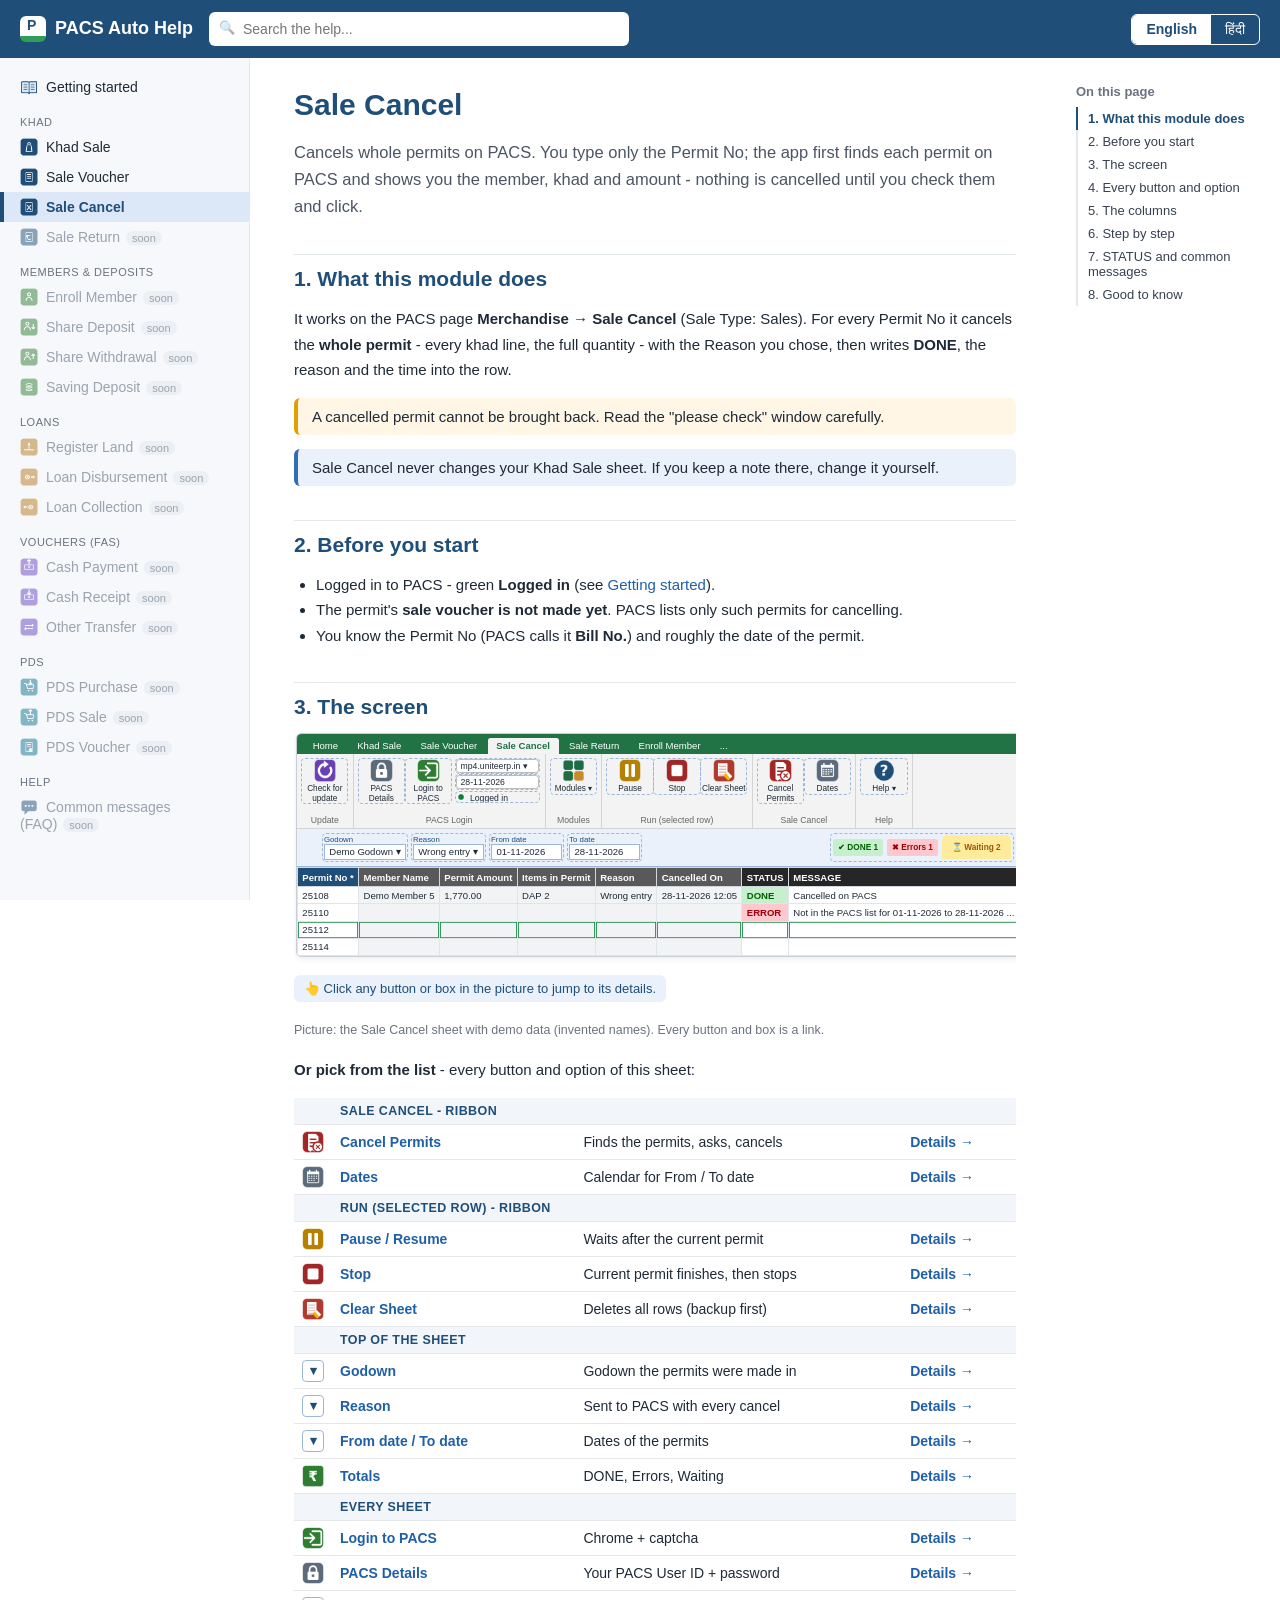
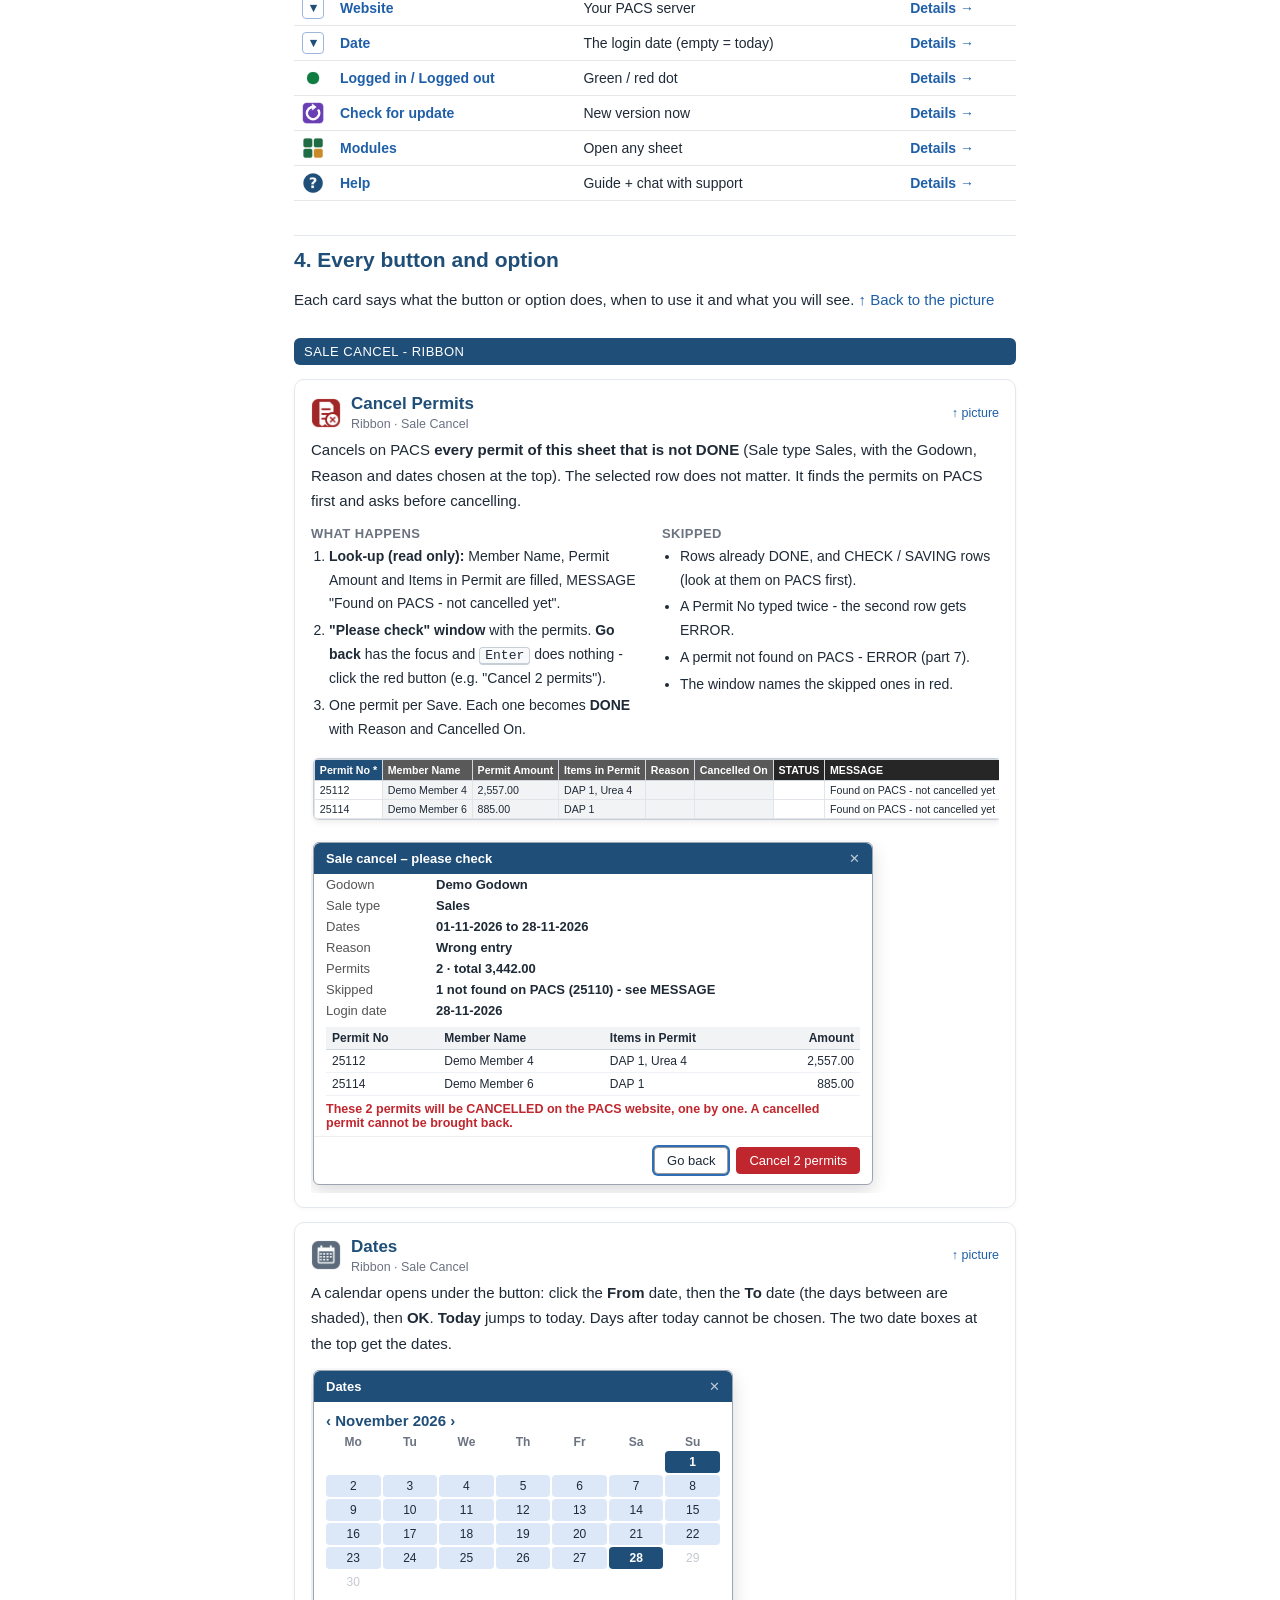
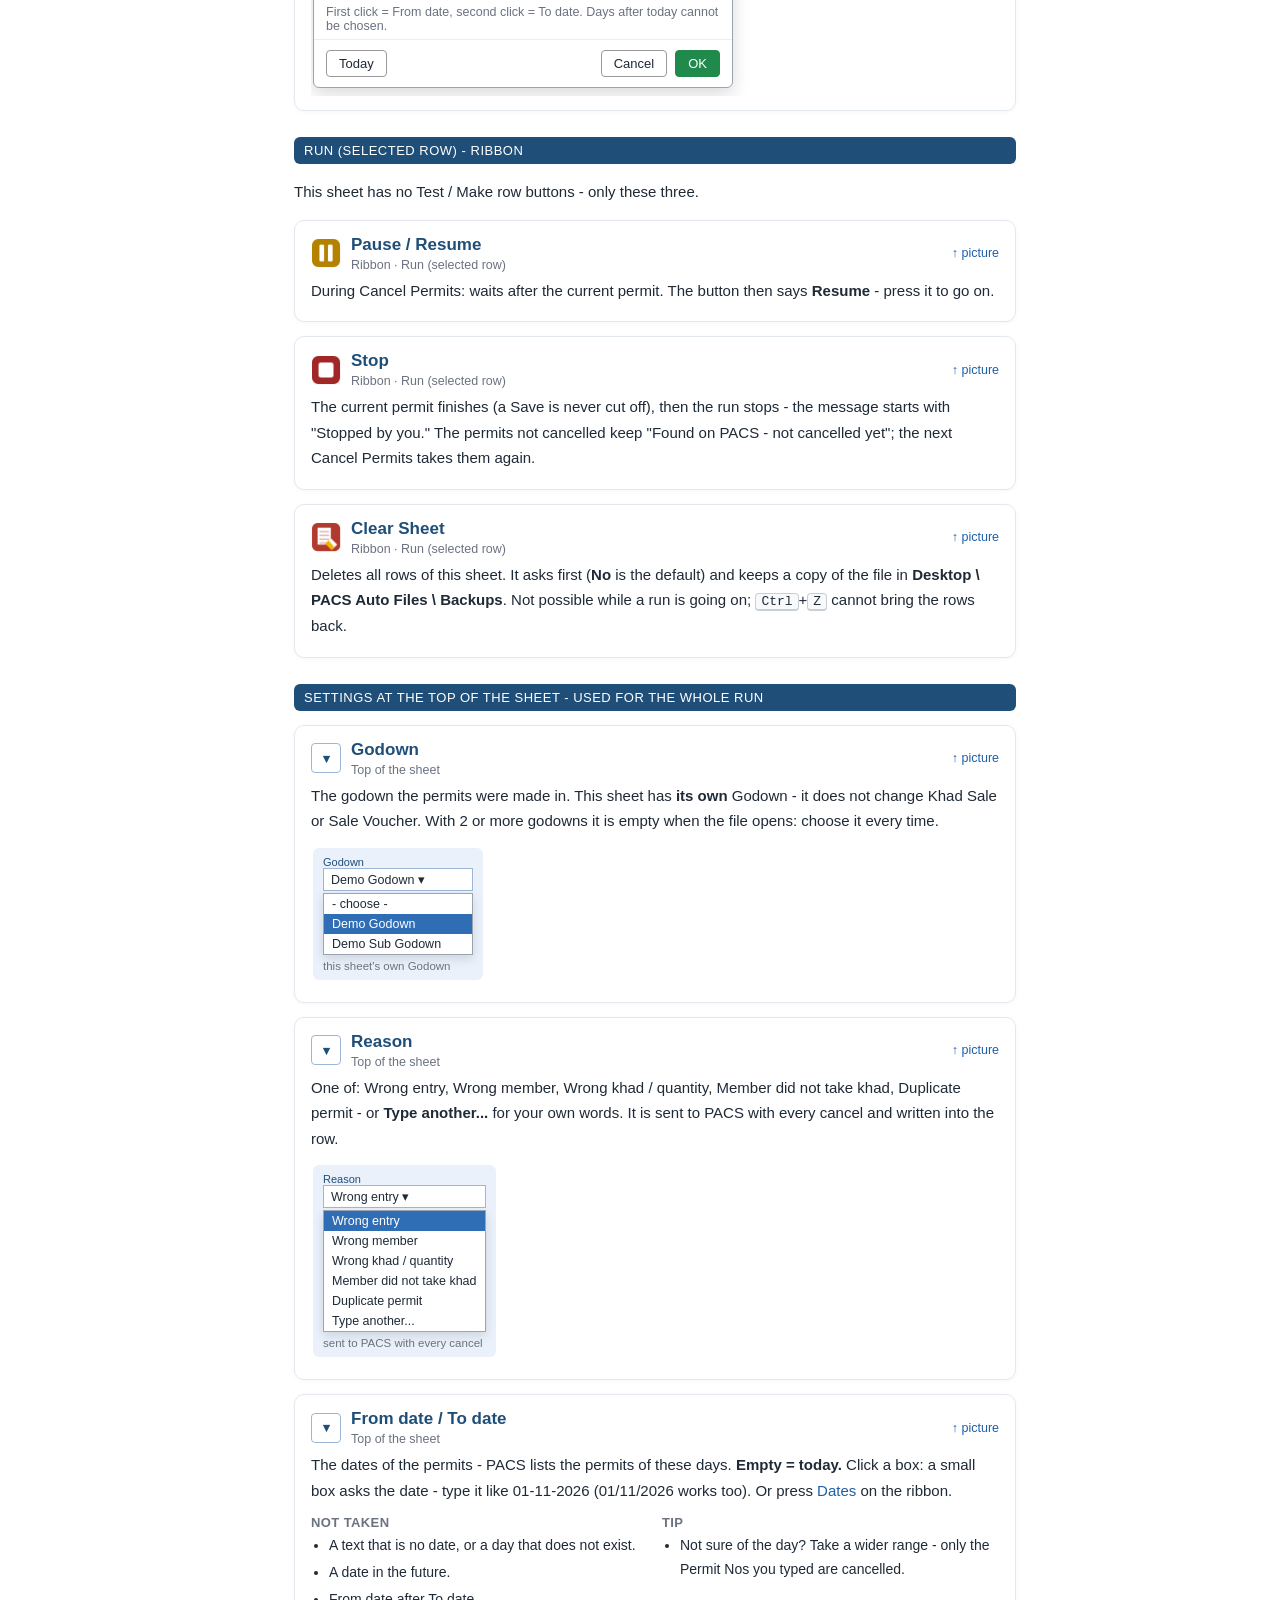
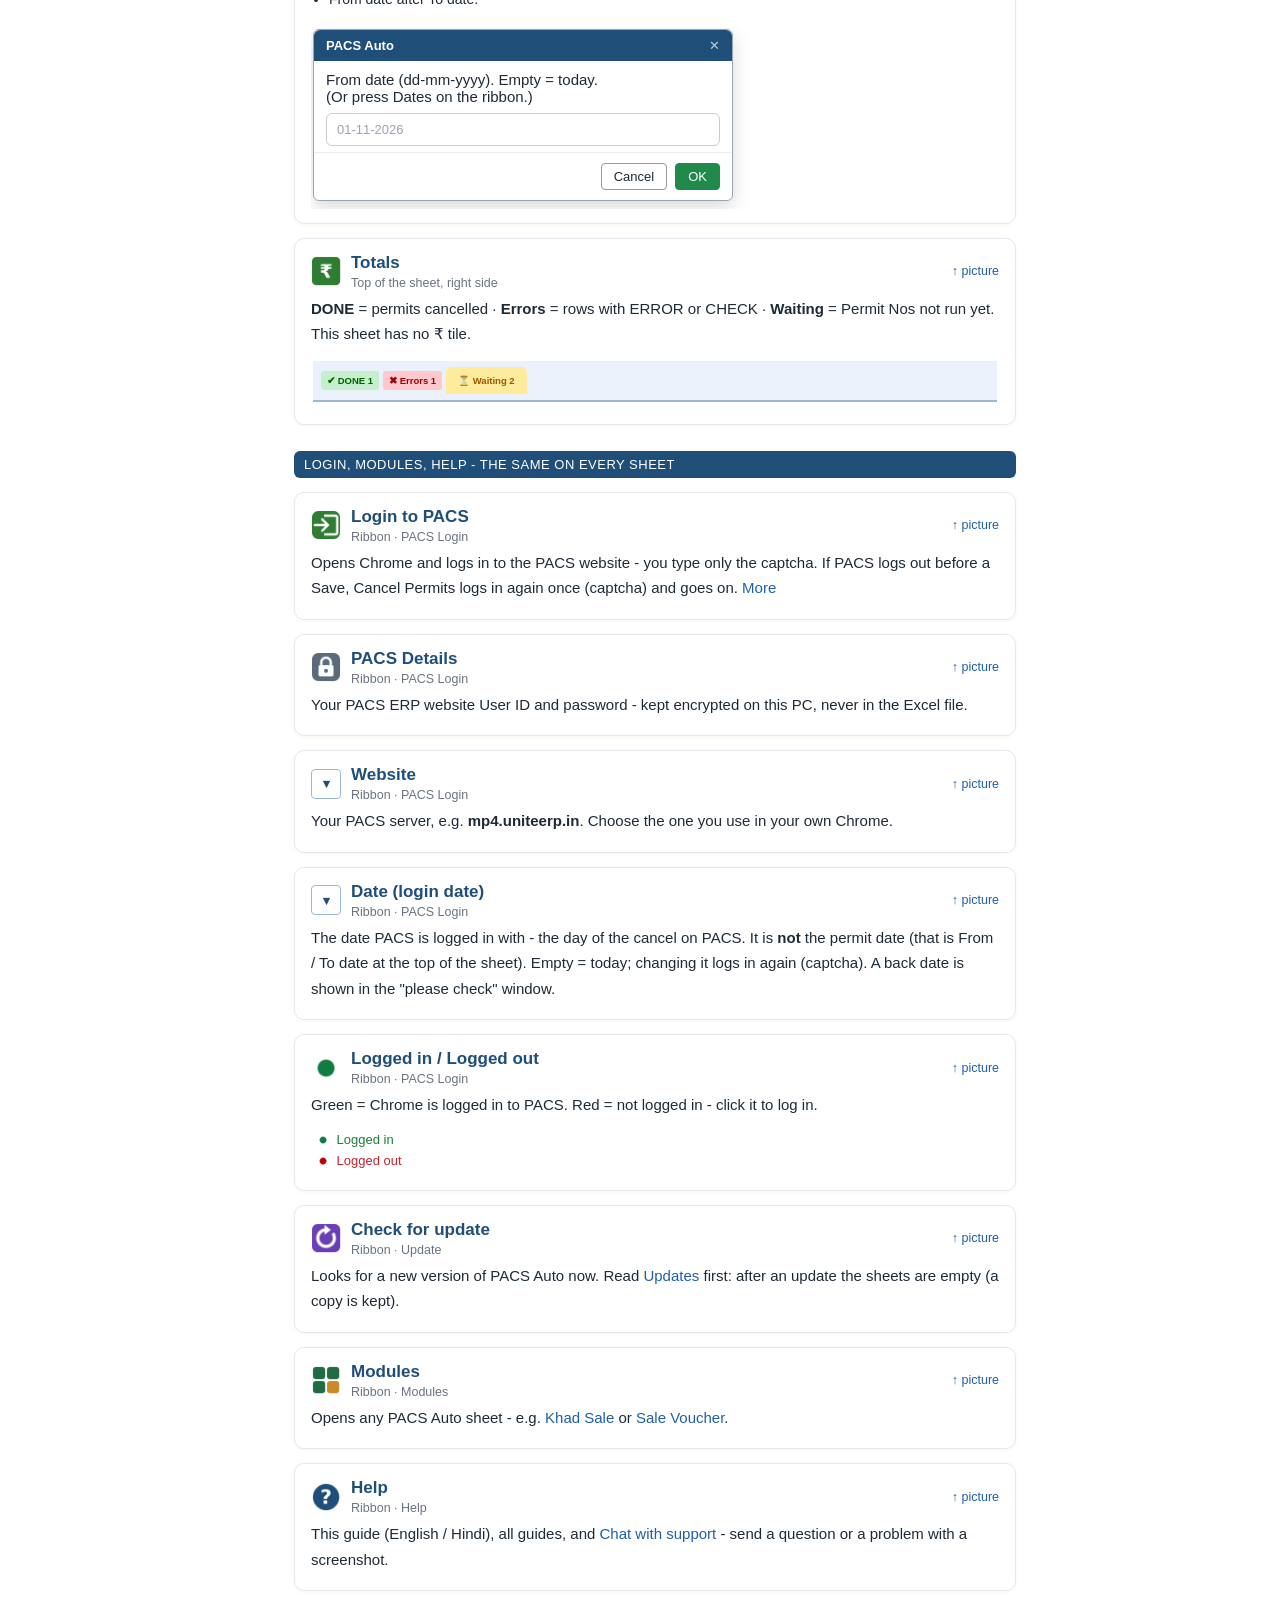
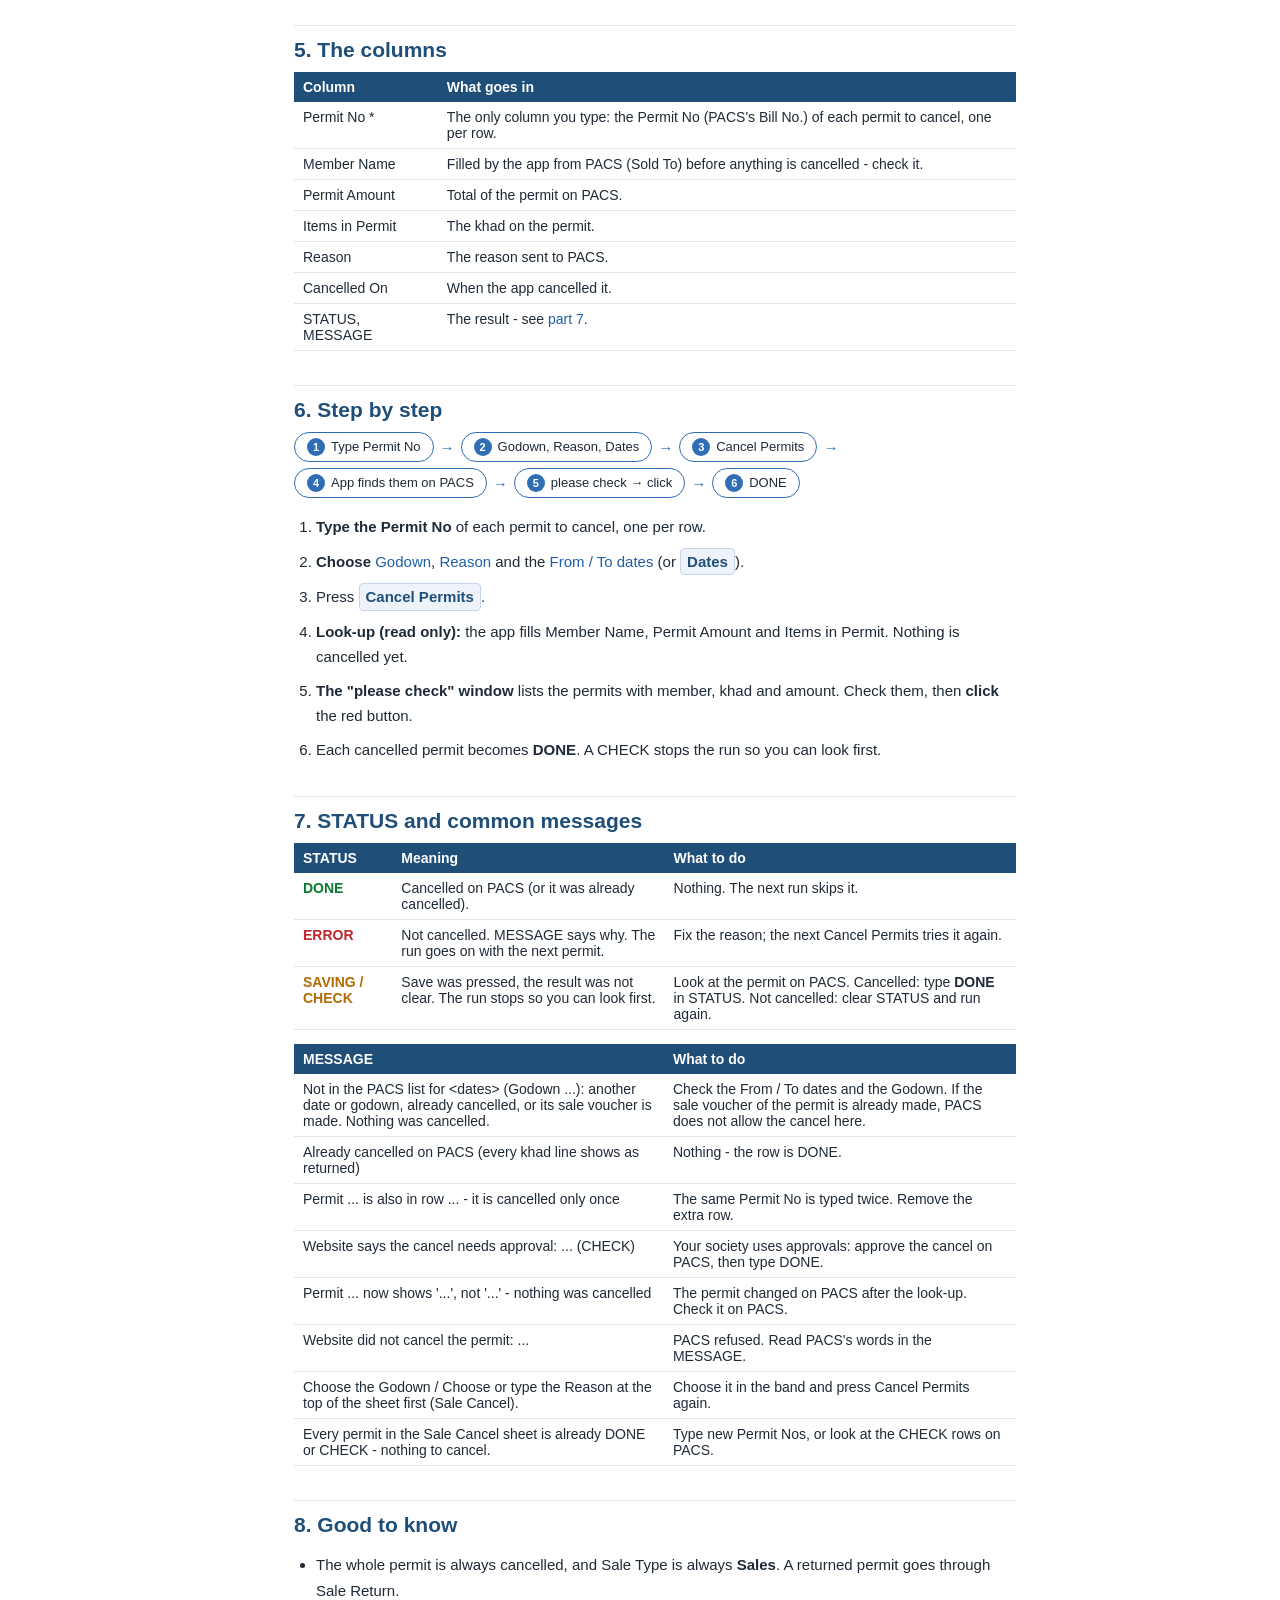
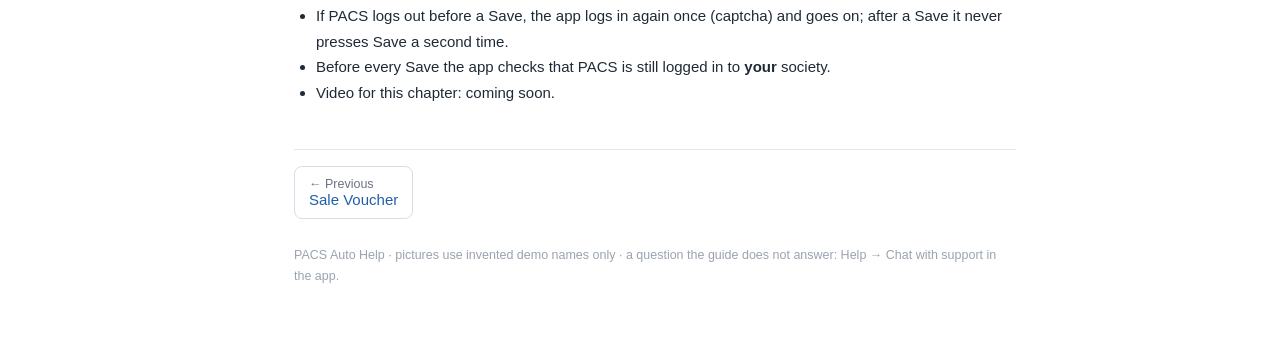
<file: en/sale-cancel.html>
<!DOCTYPE html><html lang="en"><head><meta charset="utf-8"><meta name="viewport" content="width=device-width,initial-scale=1"><title>Sale Cancel - PACS Auto Help</title><link rel="stylesheet" href="../site.css?v=8e6ede04"><link rel="icon" href="../favicon.svg"></head><body class="en" data-lang="en" data-root="../" data-v="8e6ede04"><div class="top"><button class="menu" aria-label="menu">☰</button><a class="logo" href="../en/index.html"><i></i>PACS Auto Help</a><div class="srch"><input type="search" placeholder="Search the help..." aria-label="search"><div class="res" data-none="Nothing found - try another word."></div></div><div class="lt"><a href="#" class=on>English</a><a href="../hi/sale-cancel.html">हिंदी</a></div></div><div class="wrap"><nav class="side"><a href="../en/getting-started.html"><img class="mi" width="20" height="20" src="../img/ribbon/help_book.png" alt="">Getting started</a><div class="g">Khad</div><a href="../en/khad-sale.html"><img class="mi" src="../img/ribbon/mod_khad_sale.png" width="20" height="20" alt="">Khad Sale</a><a href="../en/sale-voucher.html"><img class="mi" src="../img/ribbon/mod_sale_voucher.png" width="20" height="20" alt="">Sale Voucher</a><a href="../en/sale-cancel.html" class=on><img class="mi" src="../img/ribbon/mod_sale_cancel.png" width="20" height="20" alt="">Sale Cancel</a><span><img class="mi" src="../img/ribbon/mod_sale_return.png" width="20" height="20" alt="">Sale Return<em>soon</em></span><div class="g">Members & Deposits</div><span><img class="mi" src="../img/ribbon/mod_enroll_member.png" width="20" height="20" alt="">Enroll Member<em>soon</em></span><span><img class="mi" src="../img/ribbon/mod_share_deposit.png" width="20" height="20" alt="">Share Deposit<em>soon</em></span><span><img class="mi" src="../img/ribbon/mod_share_withdrawal.png" width="20" height="20" alt="">Share Withdrawal<em>soon</em></span><span><img class="mi" src="../img/ribbon/mod_saving_deposit.png" width="20" height="20" alt="">Saving Deposit<em>soon</em></span><div class="g">Loans</div><span><img class="mi" src="../img/ribbon/mod_register_land.png" width="20" height="20" alt="">Register Land<em>soon</em></span><span><img class="mi" src="../img/ribbon/mod_loan_disbursement.png" width="20" height="20" alt="">Loan Disbursement<em>soon</em></span><span><img class="mi" src="../img/ribbon/mod_loan_collection.png" width="20" height="20" alt="">Loan Collection<em>soon</em></span><div class="g">Vouchers (FAS)</div><span><img class="mi" src="../img/ribbon/mod_cash_payment.png" width="20" height="20" alt="">Cash Payment<em>soon</em></span><span><img class="mi" src="../img/ribbon/mod_cash_receipt.png" width="20" height="20" alt="">Cash Receipt<em>soon</em></span><span><img class="mi" src="../img/ribbon/mod_other_transfer.png" width="20" height="20" alt="">Other Transfer<em>soon</em></span><div class="g">PDS</div><span><img class="mi" src="../img/ribbon/mod_pds_purchase.png" width="20" height="20" alt="">PDS Purchase<em>soon</em></span><span><img class="mi" src="../img/ribbon/mod_pds_sale.png" width="20" height="20" alt="">PDS Sale<em>soon</em></span><span><img class="mi" src="../img/ribbon/mod_pds_voucher.png" width="20" height="20" alt="">PDS Voucher<em>soon</em></span><div class="g">Help</div><span><img class="mi" width="20" height="20" src="../img/ribbon/help_chat.png" alt="">Common messages (FAQ)<em>soon</em></span></nav><main class="main"><h1>Sale Cancel</h1>
<p class="lead">Cancels whole permits on PACS. You type only the Permit No; the app first finds each permit on PACS and shows you the member, khad and amount - nothing is cancelled until you check them and click.</p>

<h2 id="what">1. What this module does</h2>
<p>It works on the PACS page <b>Merchandise → Sale Cancel</b> (Sale Type: Sales). For every Permit No it cancels the <b>whole permit</b> - every khad line, the full quantity - with the Reason you chose, then writes <b>DONE</b>, the reason and the time into the row.</p>
<div class="note warn">A cancelled permit cannot be brought back. Read the "please check" window carefully.</div>
<div class="note">Sale Cancel never changes your Khad Sale sheet. If you keep a note there, change it yourself.</div>

<h2 id="before">2. Before you start</h2>
<ul>
<li>Logged in to PACS - green <b>Logged in</b> (see <a href="getting-started.html#d-login">Getting started</a>).</li>
<li>The permit's <b>sale voucher is not made yet</b>. PACS lists only such permits for cancelling.</li>
<li>You know the Permit No (PACS calls it <b>Bill No.</b>) and roughly the date of the permit.</li>
</ul>

<h2 id="screen">3. The screen</h2>
<div class="fig"><div class="xl hotfig"><div class="tabsbar"><span>Home</span><span>Khad Sale</span><span>Sale Voucher</span><span class=on>Sale Cancel</span><span>Sale Return</span><span>Enroll Member</span><span>...</span></div><div class="rib"><div class="grp"><div class="btns"><a class="hot b" href="#d-update" title="Check for update - see details"><img class="ic" src="../img/ribbon/update.png" alt="">Check for update</a></div><div class="gl">Update</div></div><div class="grp"><div class="btns"><a class="hot b" href="#d-details" title="PACS Details - see details"><img class="ic" src="../img/ribbon/details.png" alt="">PACS Details</a><a class="hot b" href="#d-login" title="Login to PACS - see details"><img class="ic" src="../img/ribbon/login.png" alt="">Login to PACS</a><div class="vbox"><a class="hot dd" href="#d-website">mp4.uniteerp.in ▾</a><a class="hot dd" href="#d-date">28-11-2026</a><a class="hot ok" href="#d-dot"><img class="ic" src="../img/ribbon/dot_green.png" alt="">Logged in</a></div></div><div class="gl">PACS Login</div></div><div class="grp"><div class="btns"><a class="hot b" href="#d-modules" title="Modules ▾ - see details"><img class="ic" src="../img/ribbon/modules.png" alt="">Modules ▾</a></div><div class="gl">Modules</div></div><div class="grp"><div class="btns"><a class="hot b" href="#d-pause" title="Pause - see details"><img class="ic" src="../img/ribbon/pause.png" alt="">Pause</a><a class="hot b" href="#d-stop" title="Stop - see details"><img class="ic" src="../img/ribbon/stop.png" alt="">Stop</a><a class="hot b" href="#d-clear" title="Clear Sheet - see details"><img class="ic" src="../img/ribbon/clear.png" alt="">Clear Sheet</a></div><div class="gl">Run (selected row)</div></div><div class="grp"><div class="btns"><a class="hot b" href="#d-cancel" title="Cancel Permits - see details"><img class="ic" src="../img/ribbon/cancel.png" alt="">Cancel Permits</a><a class="hot b" href="#d-dates" title="Dates - see details"><img class="ic" src="../img/ribbon/calendar.png" alt="">Dates</a></div><div class="gl">Sale Cancel</div></div><div class="grp"><div class="btns"><a class="hot b" href="#d-help" title="Help ▾ - see details"><img class="ic" src="../img/ribbon/help.png" alt="">Help ▾</a></div><div class="gl">Help</div></div></div><div class="band"><a class="hot bx" href="#d-cgodown" title="Godown - see details"><small>Godown</small><span>Demo Godown ▾</span></a><a class="hot bx" href="#d-reason" title="Reason - see details"><small>Reason</small><span>Wrong entry ▾</span></a><a class="hot bx" href="#d-cfrom" title="From date - see details"><small>From date</small><span>01-11-2026</span></a><a class="hot bx" href="#d-cfrom" title="To date - see details"><small>To date</small><span>28-11-2026</span></a><a class="hot tiles" href="#d-ctiles" title="Totals - see details"><span class="tl dn">✔ DONE 1</span><span class="tl er">✖ Errors 1</span><span class="tl wt">⏳ Waiting 2</span></a></div><a class="hot sheetlink" href="#columns" title="The sheet - see details"><table class="sh"><tr><th class="ty">Permit No *</th><th class="ap">Member Name</th><th class="ap">Permit Amount</th><th class="ap">Items in Permit</th><th class="ap">Reason</th><th class="ap">Cancelled On</th><th class="rs">STATUS</th><th class="rs">MESSAGE</th></tr><tr><td>25108</td><td class="a">Demo Member 5</td><td class="a">1,770.00</td><td class="a">DAP 2</td><td class="a">Wrong entry</td><td class="a">28-11-2026 12:05</td><td class="d">DONE</td><td>Cancelled on PACS</td></tr><tr><td>25110</td><td class="a"></td><td class="a"></td><td class="a"></td><td class="a"></td><td class="a"></td><td class="e">ERROR</td><td>Not in the PACS list for 01-11-2026 to 28-11-2026 ...</td></tr><tr class=sel><td>25112</td><td class="a"></td><td class="a"></td><td class="a"></td><td class="a"></td><td class="a"></td><td></td><td></td></tr><tr><td>25114</td><td class="a"></td><td class="a"></td><td class="a"></td><td class="a"></td><td class="a"></td><td></td><td></td></tr></table></a></div></div>
<div class="hint">👆 Click any button or box in the picture to jump to its details.</div>
<p class="cap">Picture: the Sale Cancel sheet with demo data (invented names). Every button and box is a link.</p>
<p><b>Or pick from the list</b> - every button and option of this sheet:</p>
<table class="blist">
<tr class="grow"><td></td><td colspan="3">Sale Cancel - ribbon</td></tr>
<tr><td><img class="ic" src="../img/ribbon/cancel.png" alt=""></td><td><a href="#d-cancel"><b>Cancel Permits</b></a></td><td>Finds the permits, asks, cancels</td><td><a class="go" href="#d-cancel">Details →</a></td></tr>
<tr><td><img class="ic" src="../img/ribbon/calendar.png" alt=""></td><td><a href="#d-dates"><b>Dates</b></a></td><td>Calendar for From / To date</td><td><a class="go" href="#d-dates">Details →</a></td></tr>
<tr class="grow"><td></td><td colspan="3">Run (selected row) - ribbon</td></tr>
<tr><td><img class="ic" src="../img/ribbon/pause.png" alt=""></td><td><a href="#d-pause"><b>Pause / Resume</b></a></td><td>Waits after the current permit</td><td><a class="go" href="#d-pause">Details →</a></td></tr>
<tr><td><img class="ic" src="../img/ribbon/stop.png" alt=""></td><td><a href="#d-stop"><b>Stop</b></a></td><td>Current permit finishes, then stops</td><td><a class="go" href="#d-stop">Details →</a></td></tr>
<tr><td><img class="ic" src="../img/ribbon/clear.png" alt=""></td><td><a href="#d-clear"><b>Clear Sheet</b></a></td><td>Deletes all rows (backup first)</td><td><a class="go" href="#d-clear">Details →</a></td></tr>
<tr class="grow"><td></td><td colspan="3">Top of the sheet</td></tr>
<tr><td><i class="ic box">▾</i></td><td><a href="#d-cgodown"><b>Godown</b></a></td><td>Godown the permits were made in</td><td><a class="go" href="#d-cgodown">Details →</a></td></tr>
<tr><td><i class="ic box">▾</i></td><td><a href="#d-reason"><b>Reason</b></a></td><td>Sent to PACS with every cancel</td><td><a class="go" href="#d-reason">Details →</a></td></tr>
<tr><td><i class="ic box">▾</i></td><td><a href="#d-cfrom"><b>From date / To date</b></a></td><td>Dates of the permits</td><td><a class="go" href="#d-cfrom">Details →</a></td></tr>
<tr><td><img class="ic" src="../img/ribbon/rupee.png" alt=""></td><td><a href="#d-ctiles"><b>Totals</b></a></td><td>DONE, Errors, Waiting</td><td><a class="go" href="#d-ctiles">Details →</a></td></tr>
<tr class="grow"><td></td><td colspan="3">Every sheet</td></tr>
<tr><td><img class="ic" src="../img/ribbon/login.png" alt=""></td><td><a href="#d-login"><b>Login to PACS</b></a></td><td>Chrome + captcha</td><td><a class="go" href="#d-login">Details →</a></td></tr>
<tr><td><img class="ic" src="../img/ribbon/details.png" alt=""></td><td><a href="#d-details"><b>PACS Details</b></a></td><td>Your PACS User ID + password</td><td><a class="go" href="#d-details">Details →</a></td></tr>
<tr><td><i class="ic box">▾</i></td><td><a href="#d-website"><b>Website</b></a></td><td>Your PACS server</td><td><a class="go" href="#d-website">Details →</a></td></tr>
<tr><td><i class="ic box">▾</i></td><td><a href="#d-date"><b>Date</b></a></td><td>The login date (empty = today)</td><td><a class="go" href="#d-date">Details →</a></td></tr>
<tr><td><img class="ic" src="../img/ribbon/dot_green.png" alt=""></td><td><a href="#d-dot"><b>Logged in / Logged out</b></a></td><td>Green / red dot</td><td><a class="go" href="#d-dot">Details →</a></td></tr>
<tr><td><img class="ic" src="../img/ribbon/update.png" alt=""></td><td><a href="#d-update"><b>Check for update</b></a></td><td>New version now</td><td><a class="go" href="#d-update">Details →</a></td></tr>
<tr><td><img class="ic" src="../img/ribbon/modules.png" alt=""></td><td><a href="#d-modules"><b>Modules</b></a></td><td>Open any sheet</td><td><a class="go" href="#d-modules">Details →</a></td></tr>
<tr><td><img class="ic" src="../img/ribbon/help.png" alt=""></td><td><a href="#d-help"><b>Help</b></a></td><td>Guide + chat with support</td><td><a class="go" href="#d-help">Details →</a></td></tr>
</table>

<h2 id="buttons">4. Every button and option</h2>
<p>Each card says what the button or option does, when to use it and what you will see. <a href="#screen">↑ Back to the picture</a></p>

<div class="gh">Sale Cancel - ribbon</div>

<div class="bd" id="d-cancel"><div class="bdh"><img class="ic" src="../img/ribbon/cancel.png" alt=""><div><b>Cancel Permits</b><small>Ribbon · Sale Cancel</small></div><a class="up" href="#screen">↑ picture</a></div>
<p>Cancels on PACS <b>every permit of this sheet that is not DONE</b> (Sale type Sales, with the Godown, Reason and dates chosen at the top). The selected row does not matter. It finds the permits on PACS first and asks before cancelling.</p>
<div class="bdg"><div><h4>What happens</h4><ol><li><b>Look-up (read only):</b> Member Name, Permit Amount and Items in Permit are filled, MESSAGE "Found on PACS - not cancelled yet".</li><li><b>"Please check" window</b> with the permits. <b>Go back</b> has the focus and <kbd>Enter</kbd> does nothing - click the red button (e.g. "Cancel 2 permits").</li><li>One permit per Save. Each one becomes <b>DONE</b> with Reason and Cancelled On.</li></ol></div>
<div><h4>Skipped</h4><ul><li>Rows already DONE, and CHECK / SAVING rows (look at them on PACS first).</li><li>A Permit No typed twice - the second row gets ERROR.</li><li>A permit not found on PACS - ERROR (part 7).</li><li>The window names the skipped ones in red.</li></ul></div></div>
<div class="fig"><div class="xl"><table class="sh"><tr><th class="ty">Permit No *</th><th class="ap">Member Name</th><th class="ap">Permit Amount</th><th class="ap">Items in Permit</th><th class="ap">Reason</th><th class="ap">Cancelled On</th><th class="rs">STATUS</th><th class="rs">MESSAGE</th></tr><tr><td>25112</td><td class="a">Demo Member 4</td><td class="a">2,557.00</td><td class="a">DAP 1, Urea 4</td><td class="a"></td><td class="a"></td><td></td><td>Found on PACS - not cancelled yet</td></tr><tr><td>25114</td><td class="a">Demo Member 6</td><td class="a">885.00</td><td class="a">DAP 1</td><td class="a"></td><td class="a"></td><td></td><td>Found on PACS - not cancelled yet</td></tr></table></div></div>
<div class="fig"><div class="win wide"><div class="wt">Sale cancel – please check<span>✕</span></div><table class="wf"><tr><td>Godown</td><td><b>Demo Godown</b></td></tr><tr><td>Sale type</td><td><b>Sales</b></td></tr><tr><td>Dates</td><td><b>01-11-2026 to 28-11-2026</b></td></tr><tr><td>Reason</td><td><b>Wrong entry</b></td></tr><tr><td>Permits</td><td><b>2 · total 3,442.00</b></td></tr><tr><td>Skipped</td><td><b>1 not found on PACS (25110) - see MESSAGE</b></td></tr><tr><td>Login date</td><td><b>28-11-2026</b></td></tr></table><table class="wl"><tr><th>Permit No</th><th>Member Name</th><th>Items in Permit</th><th class=r>Amount</th></tr><tr><td>25112</td><td>Demo Member 4</td><td>DAP 1, Urea 4</td><td class=r>2,557.00</td></tr><tr><td>25114</td><td>Demo Member 6</td><td>DAP 1</td><td class=r>885.00</td></tr></table><div class="wn"><b>These 2 permits will be CANCELLED on the PACS website, one by one. A cancelled permit cannot be brought back.</b></div><div class="wb"><span class="bt fo">Go back</span><span class="bt rd">Cancel 2 permits</span></div></div></div>
</div>

<div class="bd" id="d-dates"><div class="bdh"><img class="ic" src="../img/ribbon/calendar.png" alt=""><div><b>Dates</b><small>Ribbon · Sale Cancel</small></div><a class="up" href="#screen">↑ picture</a></div>
<p>A calendar opens under the button: click the <b>From</b> date, then the <b>To</b> date (the days between are shaded), then <b>OK</b>. <b>Today</b> jumps to today. Days after today cannot be chosen. The two date boxes at the top get the dates.</p>
<div class="fig"><div class="win"><div class="wt">Dates<span>✕</span></div><div class="wh">‹ November 2026 ›</div><div class="cal"><b>Mo</b><b>Tu</b><b>We</b><b>Th</b><b>Fr</b><b>Sa</b><b>Su</b><span></span><span></span><span></span><span></span><span></span><span></span><span class="ed">1</span><span class="in">2</span><span class="in">3</span><span class="in">4</span><span class="in">5</span><span class="in">6</span><span class="in">7</span><span class="in">8</span><span class="in">9</span><span class="in">10</span><span class="in">11</span><span class="in">12</span><span class="in">13</span><span class="in">14</span><span class="in">15</span><span class="in">16</span><span class="in">17</span><span class="in">18</span><span class="in">19</span><span class="in">20</span><span class="in">21</span><span class="in">22</span><span class="in">23</span><span class="in">24</span><span class="in">25</span><span class="in">26</span><span class="in">27</span><span class="ed">28</span><span class="no">29</span><span class="no">30</span></div><div class="wg">First click = From date, second click = To date. Days after today cannot be chosen.</div><div class="wb"><span class="bt" style="margin-right:auto">Today</span><span class="bt">Cancel</span><span class="bt pr">OK</span></div></div></div>
</div>

<div class="gh">Run (selected row) - ribbon</div>
<p>This sheet has no Test / Make row buttons - only these three.</p>

<div class="bd" id="d-pause"><div class="bdh"><img class="ic" src="../img/ribbon/pause.png" alt=""><div><b>Pause / Resume</b><small>Ribbon · Run (selected row)</small></div><a class="up" href="#screen">↑ picture</a></div>
<p>During Cancel Permits: waits after the current permit. The button then says <b>Resume</b> - press it to go on.</p>
</div>

<div class="bd" id="d-stop"><div class="bdh"><img class="ic" src="../img/ribbon/stop.png" alt=""><div><b>Stop</b><small>Ribbon · Run (selected row)</small></div><a class="up" href="#screen">↑ picture</a></div>
<p>The current permit finishes (a Save is never cut off), then the run stops - the message starts with "Stopped by you." The permits not cancelled keep "Found on PACS - not cancelled yet"; the next Cancel Permits takes them again.</p>
</div>

<div class="bd" id="d-clear"><div class="bdh"><img class="ic" src="../img/ribbon/clear.png" alt=""><div><b>Clear Sheet</b><small>Ribbon · Run (selected row)</small></div><a class="up" href="#screen">↑ picture</a></div>
<p>Deletes all rows of this sheet. It asks first (<b>No</b> is the default) and keeps a copy of the file in <b>Desktop \ PACS Auto Files \ Backups</b>. Not possible while a run is going on; <kbd>Ctrl</kbd>+<kbd>Z</kbd> cannot bring the rows back.</p>
</div>

<div class="gh">Settings at the top of the sheet - used for the whole run</div>

<div class="bd" id="d-cgodown"><div class="bdh"><i class="ic box">▾</i><div><b>Godown</b><small>Top of the sheet</small></div><a class="up" href="#screen">↑ picture</a></div>
<p>The godown the permits were made in. This sheet has <b>its own</b> Godown - it does not change Khad Sale or Sale Voucher. With 2 or more godowns it is empty when the file opens: choose it every time.</p>
<div class="fig"><div class="ddfig"><small>Godown</small><div class="ddv">Demo Godown ▾</div><div class="ddl"><div class="ddi">- choose -</div><div class="ddi on">Demo Godown</div><div class="ddi">Demo Sub Godown</div></div><div class=ddn>this sheet's own Godown</div></div></div>
</div>

<div class="bd" id="d-reason"><div class="bdh"><i class="ic box">▾</i><div><b>Reason</b><small>Top of the sheet</small></div><a class="up" href="#screen">↑ picture</a></div>
<p>One of: Wrong entry, Wrong member, Wrong khad / quantity, Member did not take khad, Duplicate permit - or <b>Type another...</b> for your own words. It is sent to PACS with every cancel and written into the row.</p>
<div class="fig"><div class="ddfig"><small>Reason</small><div class="ddv">Wrong entry ▾</div><div class="ddl"><div class="ddi on">Wrong entry</div><div class="ddi">Wrong member</div><div class="ddi">Wrong khad / quantity</div><div class="ddi">Member did not take khad</div><div class="ddi">Duplicate permit</div><div class="ddi">Type another...</div></div><div class=ddn>sent to PACS with every cancel</div></div></div>
</div>

<div class="bd" id="d-cfrom"><div class="bdh"><i class="ic box">▾</i><div><b>From date / To date</b><small>Top of the sheet</small></div><a class="up" href="#screen">↑ picture</a></div>
<p>The dates of the permits - PACS lists the permits of these days. <b>Empty = today.</b> Click a box: a small box asks the date - type it like 01-11-2026 (01/11/2026 works too). Or press <a href="#d-dates">Dates</a> on the ribbon.</p>
<div class="bdg"><div><h4>Not taken</h4><ul><li>A text that is no date, or a day that does not exist.</li><li>A date in the future.</li><li>From date after To date.</li></ul></div>
<div><h4>Tip</h4><ul><li>Not sure of the day? Take a wider range - only the Permit Nos you typed are cancelled.</li></ul></div></div>
<div class="fig"><div class="win"><div class="wt">PACS Auto<span>✕</span></div><div class="wh" style="font-weight:400;color:#1f2a37">From date (dd-mm-yyyy). Empty = today.<br>(Or press Dates on the ribbon.)</div><div class="cin" style="min-height:0">01-11-2026</div><div class="wb"><span class="bt ">Cancel</span><span class="bt pr">OK</span></div></div></div>
</div>

<div class="bd" id="d-ctiles"><div class="bdh"><img class="ic" src="../img/ribbon/rupee.png" alt=""><div><b>Totals</b><small>Top of the sheet, right side</small></div><a class="up" href="#screen">↑ picture</a></div>
<p><b>DONE</b> = permits cancelled · <b>Errors</b> = rows with ERROR or CHECK · <b>Waiting</b> = Permit Nos not run yet. This sheet has no ₹ tile.</p>
<div class="fig"><div class="band" style="padding-left:8px"><div class="tiles" style="margin:0"><span class="tl dn">✔ DONE 1</span><span class="tl er">✖ Errors 1</span><span class="tl wt">⏳ Waiting 2</span></div></div></div>
</div>

<div class="gh">Login, Modules, Help - the same on every sheet</div>

<div class="bd" id="d-login"><div class="bdh"><img class="ic" src="../img/ribbon/login.png" alt=""><div><b>Login to PACS</b><small>Ribbon · PACS Login</small></div><a class="up" href="#screen">↑ picture</a></div>
<p>Opens Chrome and logs in to the PACS website - you type only the captcha. If PACS logs out before a Save, Cancel Permits logs in again once (captcha) and goes on. <a href="getting-started.html#d-login">More</a></p>
</div>

<div class="bd" id="d-details"><div class="bdh"><img class="ic" src="../img/ribbon/details.png" alt=""><div><b>PACS Details</b><small>Ribbon · PACS Login</small></div><a class="up" href="#screen">↑ picture</a></div>
<p>Your PACS ERP website User ID and password - kept encrypted on this PC, never in the Excel file.</p>
</div>

<div class="bd" id="d-website"><div class="bdh"><i class="ic box">▾</i><div><b>Website</b><small>Ribbon · PACS Login</small></div><a class="up" href="#screen">↑ picture</a></div>
<p>Your PACS server, e.g. <b>mp4.uniteerp.in</b>. Choose the one you use in your own Chrome.</p>
</div>

<div class="bd" id="d-date"><div class="bdh"><i class="ic box">▾</i><div><b>Date (login date)</b><small>Ribbon · PACS Login</small></div><a class="up" href="#screen">↑ picture</a></div>
<p>The date PACS is logged in with - the day of the cancel on PACS. It is <b>not</b> the permit date (that is From / To date at the top of the sheet). Empty = today; changing it logs in again (captcha). A back date is shown in the "please check" window.</p>
</div>

<div class="bd" id="d-dot"><div class="bdh"><img class="ic" src="../img/ribbon/dot_green.png" alt=""><div><b>Logged in / Logged out</b><small>Ribbon · PACS Login</small></div><a class="up" href="#screen">↑ picture</a></div>
<p>Green = Chrome is logged in to PACS. Red = not logged in - click it to log in.</p>
<div class="fig"><div class="vbox" style="font-size:13px;gap:6px"><span class="ok"><img class="ic" src="../img/ribbon/dot_green.png" alt=""> Logged in</span><span style="color:#C0262D"><img class="ic" src="../img/ribbon/dot_red.png" alt=""> Logged out</span></div></div>
</div>

<div class="bd" id="d-update"><div class="bdh"><img class="ic" src="../img/ribbon/update.png" alt=""><div><b>Check for update</b><small>Ribbon · Update</small></div><a class="up" href="#screen">↑ picture</a></div>
<p>Looks for a new version of PACS Auto now. Read <a href="getting-started.html#update">Updates</a> first: after an update the sheets are empty (a copy is kept).</p>
</div>

<div class="bd" id="d-modules"><div class="bdh"><img class="ic" src="../img/ribbon/modules.png" alt=""><div><b>Modules</b><small>Ribbon · Modules</small></div><a class="up" href="#screen">↑ picture</a></div>
<p>Opens any PACS Auto sheet - e.g. <a href="khad-sale.html">Khad Sale</a> or <a href="sale-voucher.html">Sale Voucher</a>.</p>
</div>

<div class="bd" id="d-help"><div class="bdh"><img class="ic" src="../img/ribbon/help.png" alt=""><div><b>Help</b><small>Ribbon · Help</small></div><a class="up" href="#screen">↑ picture</a></div>
<p>This guide (English / Hindi), all guides, and <a href="getting-started.html#d-chat">Chat with support</a> - send a question or a problem with a screenshot.</p>
</div>

<h2 id="columns">5. The columns</h2>
<table class="tbl">
<tr><th>Column</th><th>What goes in</th></tr>
<tr><td>Permit No *</td><td>The only column you type: the Permit No (PACS's Bill No.) of each permit to cancel, one per row.</td></tr>
<tr><td>Member Name</td><td>Filled by the app from PACS (Sold To) before anything is cancelled - check it.</td></tr>
<tr><td>Permit Amount</td><td>Total of the permit on PACS.</td></tr>
<tr><td>Items in Permit</td><td>The khad on the permit.</td></tr>
<tr><td>Reason</td><td>The reason sent to PACS.</td></tr>
<tr><td>Cancelled On</td><td>When the app cancelled it.</td></tr>
<tr><td>STATUS, MESSAGE</td><td>The result - see <a href="#status">part 7</a>.</td></tr>
</table>

<h2 id="steps">6. Step by step</h2>
<div class="flow"><span class="fs"><b>1</b>Type Permit No</span><span class="ar">→</span><span class="fs"><b>2</b>Godown, Reason, Dates</span><span class="ar">→</span><span class="fs"><b>3</b>Cancel Permits</span><span class="ar">→</span><span class="fs"><b>4</b>App finds them on PACS</span><span class="ar">→</span><span class="fs"><b>5</b>please check → click</span><span class="ar">→</span><span class="fs"><b>6</b>DONE</span></div>
<ol class="steps">
<li><b>Type the Permit No</b> of each permit to cancel, one per row.</li>
<li><b>Choose</b> <a href="#d-cgodown">Godown</a>, <a href="#d-reason">Reason</a> and the <a href="#d-cfrom">From / To dates</a> (or <a class="btn" href="#d-dates">Dates</a>).</li>
<li>Press <a class="btn" href="#d-cancel">Cancel Permits</a>.</li>
<li><b>Look-up (read only):</b> the app fills Member Name, Permit Amount and Items in Permit. Nothing is cancelled yet.</li>
<li><b>The "please check" window</b> lists the permits with member, khad and amount. Check them, then <b>click</b> the red button.</li>
<li>Each cancelled permit becomes <b>DONE</b>. A CHECK stops the run so you can look first.</li>
</ol>

<h2 id="status">7. STATUS and common messages</h2>
<table class="tbl">
<tr><th>STATUS</th><th>Meaning</th><th>What to do</th></tr>
<tr><td class="d">DONE</td><td>Cancelled on PACS (or it was already cancelled).</td><td>Nothing. The next run skips it.</td></tr>
<tr><td class="e">ERROR</td><td>Not cancelled. MESSAGE says why. The run goes on with the next permit.</td><td>Fix the reason; the next Cancel Permits tries it again.</td></tr>
<tr><td class="c">SAVING / CHECK</td><td>Save was pressed, the result was not clear. The run stops so you can look first.</td><td>Look at the permit on PACS. Cancelled: type <b>DONE</b> in STATUS. Not cancelled: clear STATUS and run again.</td></tr>
</table>
<table class="tbl">
<tr><th>MESSAGE</th><th>What to do</th></tr>
<tr><td>Not in the PACS list for &lt;dates&gt; (Godown ...): another date or godown, already cancelled, or its sale voucher is made. Nothing was cancelled.</td><td>Check the From / To dates and the Godown. If the sale voucher of the permit is already made, PACS does not allow the cancel here.</td></tr>
<tr><td>Already cancelled on PACS (every khad line shows as returned)</td><td>Nothing - the row is DONE.</td></tr>
<tr><td>Permit ... is also in row ... - it is cancelled only once</td><td>The same Permit No is typed twice. Remove the extra row.</td></tr>
<tr><td>Website says the cancel needs approval: ... (CHECK)</td><td>Your society uses approvals: approve the cancel on PACS, then type DONE.</td></tr>
<tr><td>Permit ... now shows '...', not '...' - nothing was cancelled</td><td>The permit changed on PACS after the look-up. Check it on PACS.</td></tr>
<tr><td>Website did not cancel the permit: ...</td><td>PACS refused. Read PACS's words in the MESSAGE.</td></tr>
<tr><td>Choose the Godown / Choose or type the Reason at the top of the sheet first (Sale Cancel).</td><td>Choose it in the band and press Cancel Permits again.</td></tr>
<tr><td>Every permit in the Sale Cancel sheet is already DONE or CHECK - nothing to cancel.</td><td>Type new Permit Nos, or look at the CHECK rows on PACS.</td></tr>
</table>

<h2 id="know">8. Good to know</h2>
<ul>
<li>The whole permit is always cancelled, and Sale Type is always <b>Sales</b>. A returned permit goes through Sale Return.</li>
<li>If PACS logs out before a Save, the app logs in again once (captcha) and goes on; after a Save it never presses Save a second time.</li>
<li>Before every Save the app checks that PACS is still logged in to <b>your</b> society.</li>
<li>Video for this chapter: coming soon.</li>
</ul>
<div class="pager"><a href="sale-voucher.html"><small>← Previous</small>Sale Voucher</a></div><p class="foot">PACS Auto Help · pictures use invented demo names only · a question the guide does not answer: Help → Chat with support in the app.</p></main><aside class="toc"><b>On this page</b><a href="#what">1. What this module does</a><a href="#before">2. Before you start</a><a href="#screen">3. The screen</a><a href="#buttons">4. Every button and option</a><a href="#columns">5. The columns</a><a href="#steps">6. Step by step</a><a href="#status">7. STATUS and common messages</a><a href="#know">8. Good to know</a></aside></div><script src="../site.js?v=8e6ede04"></script></body></html>
</file>
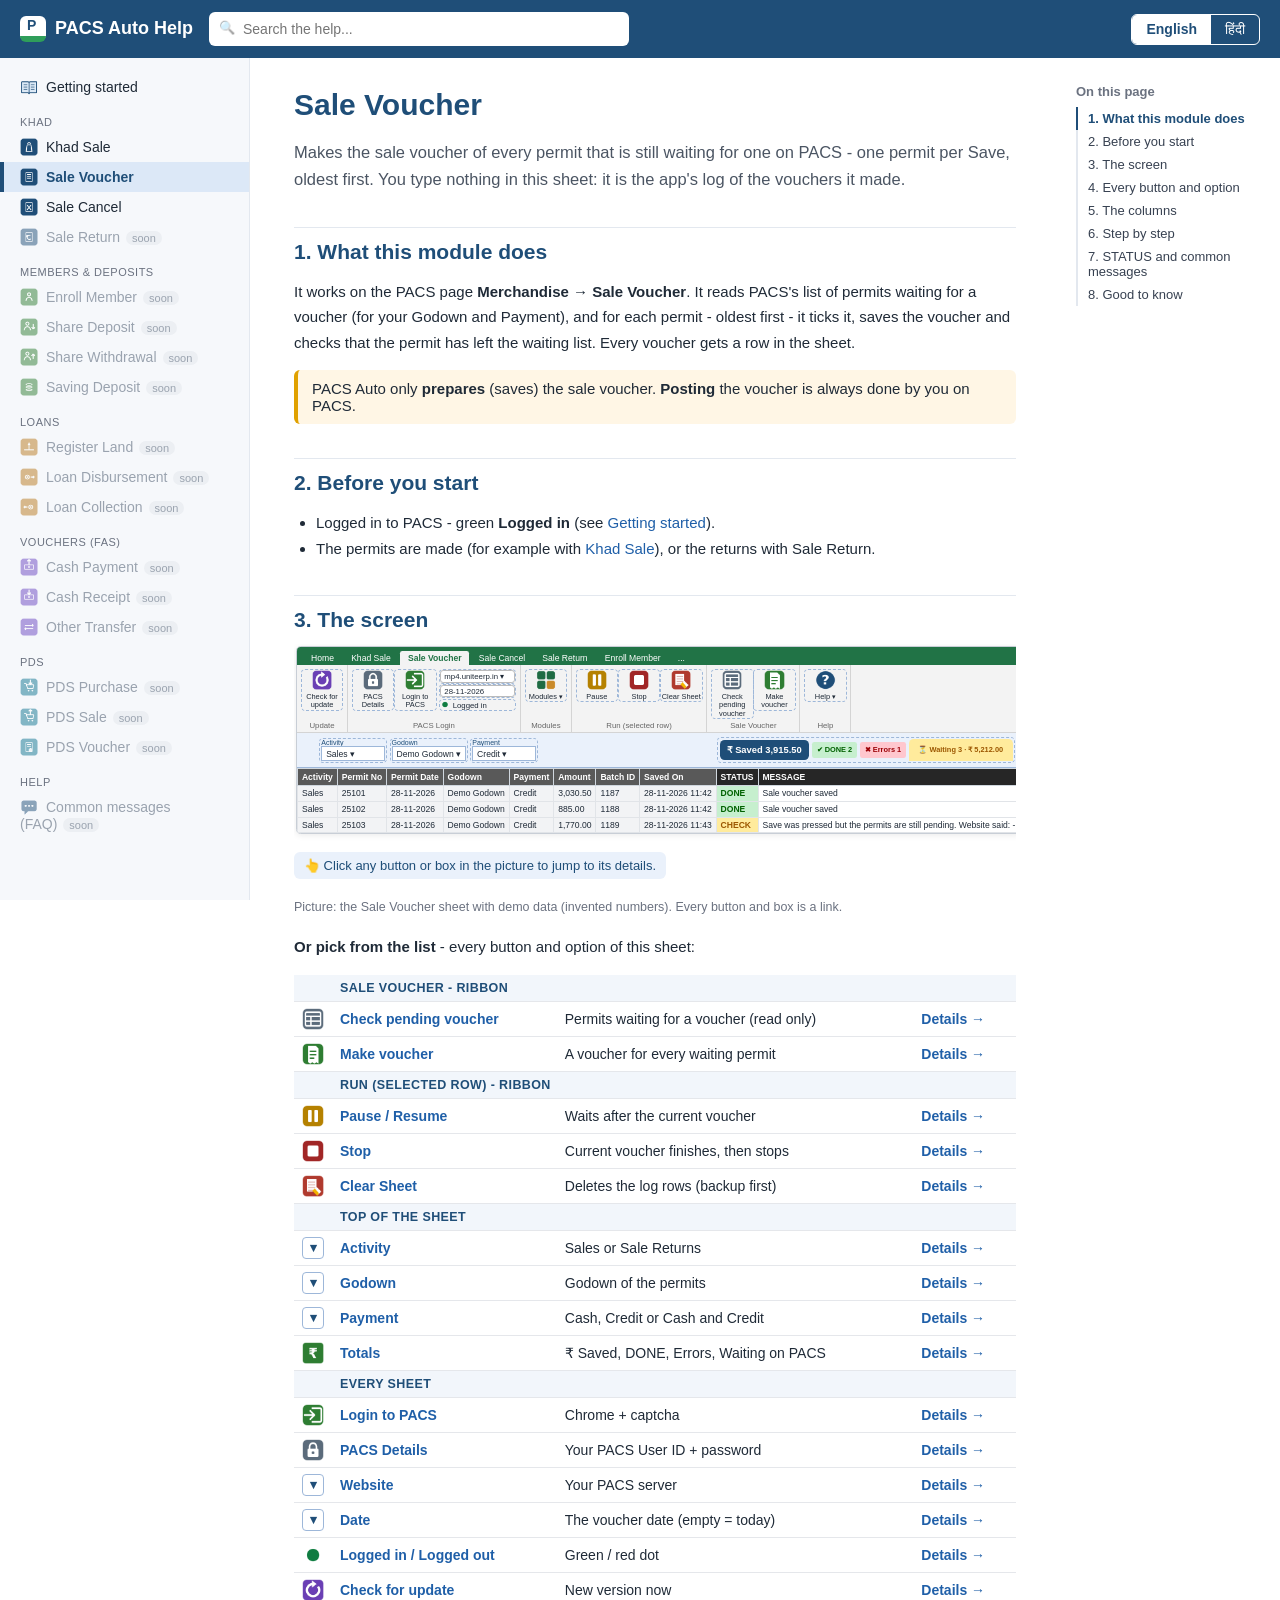
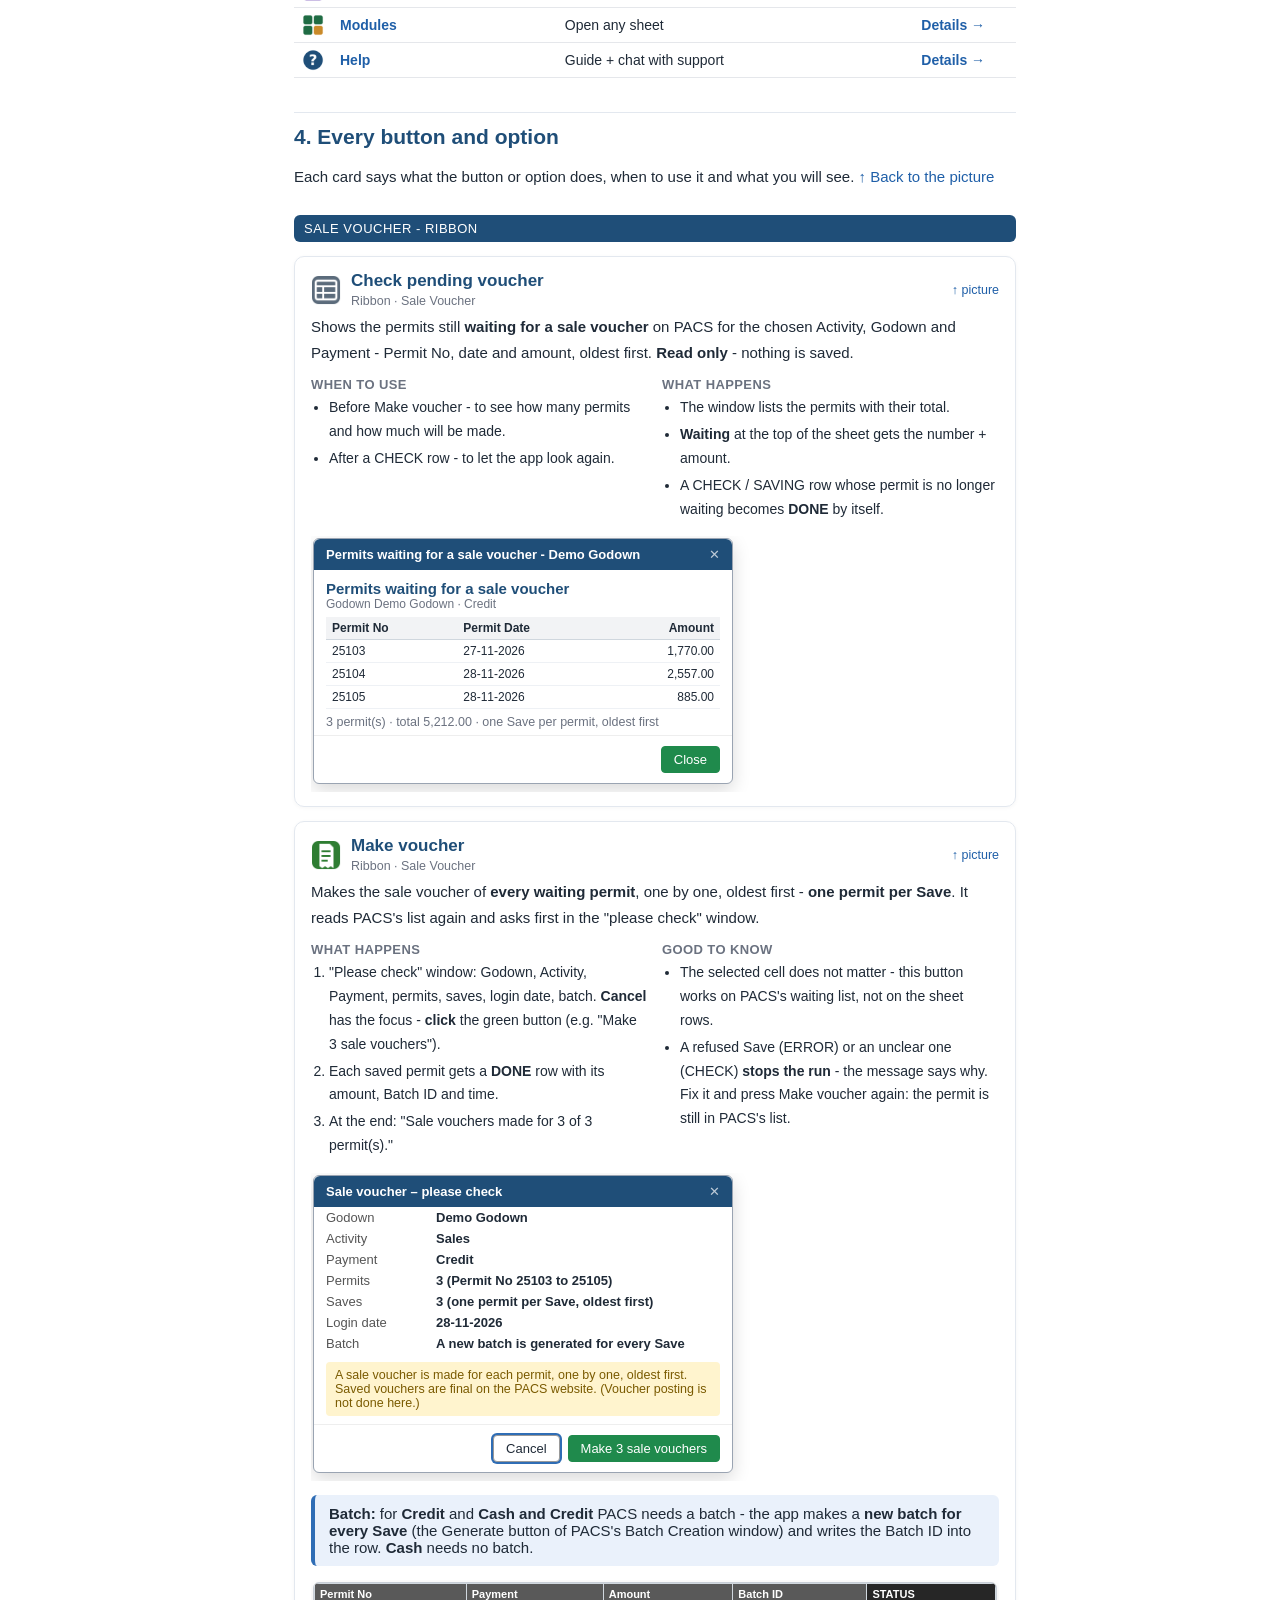
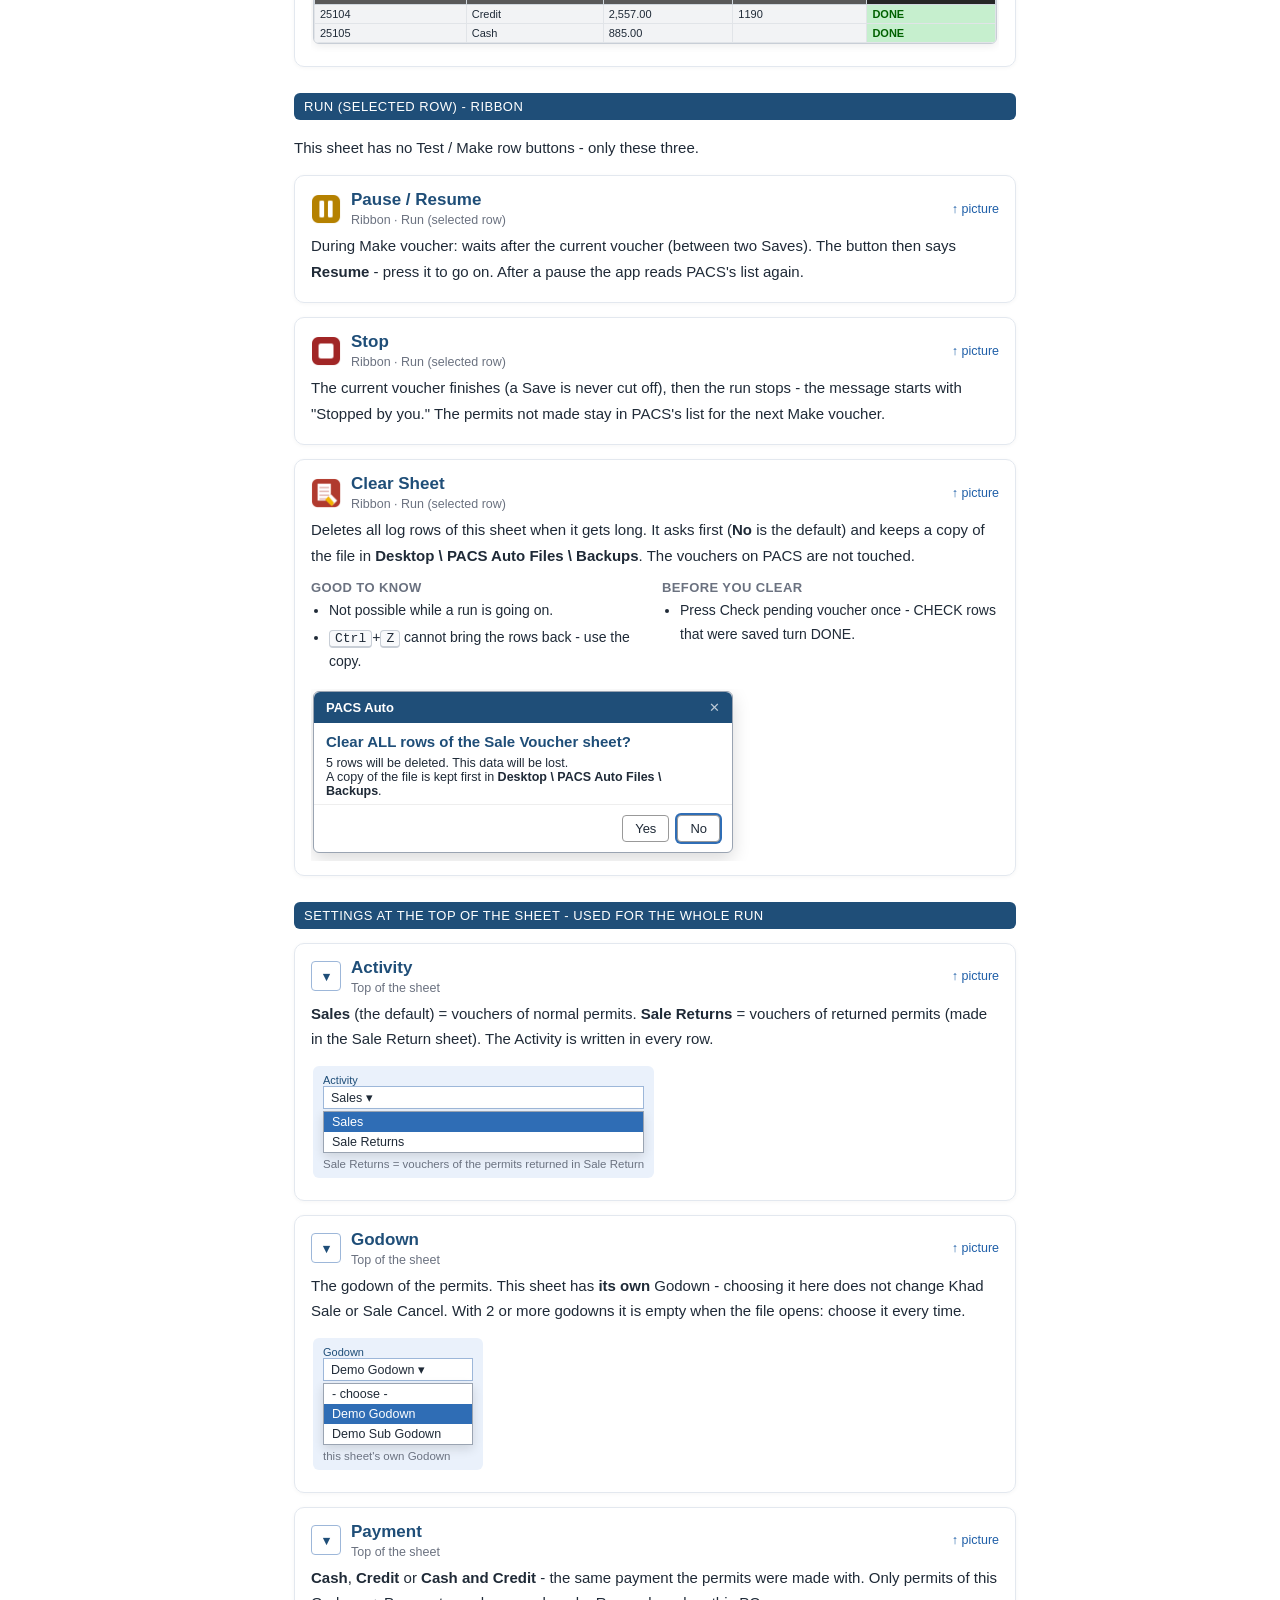
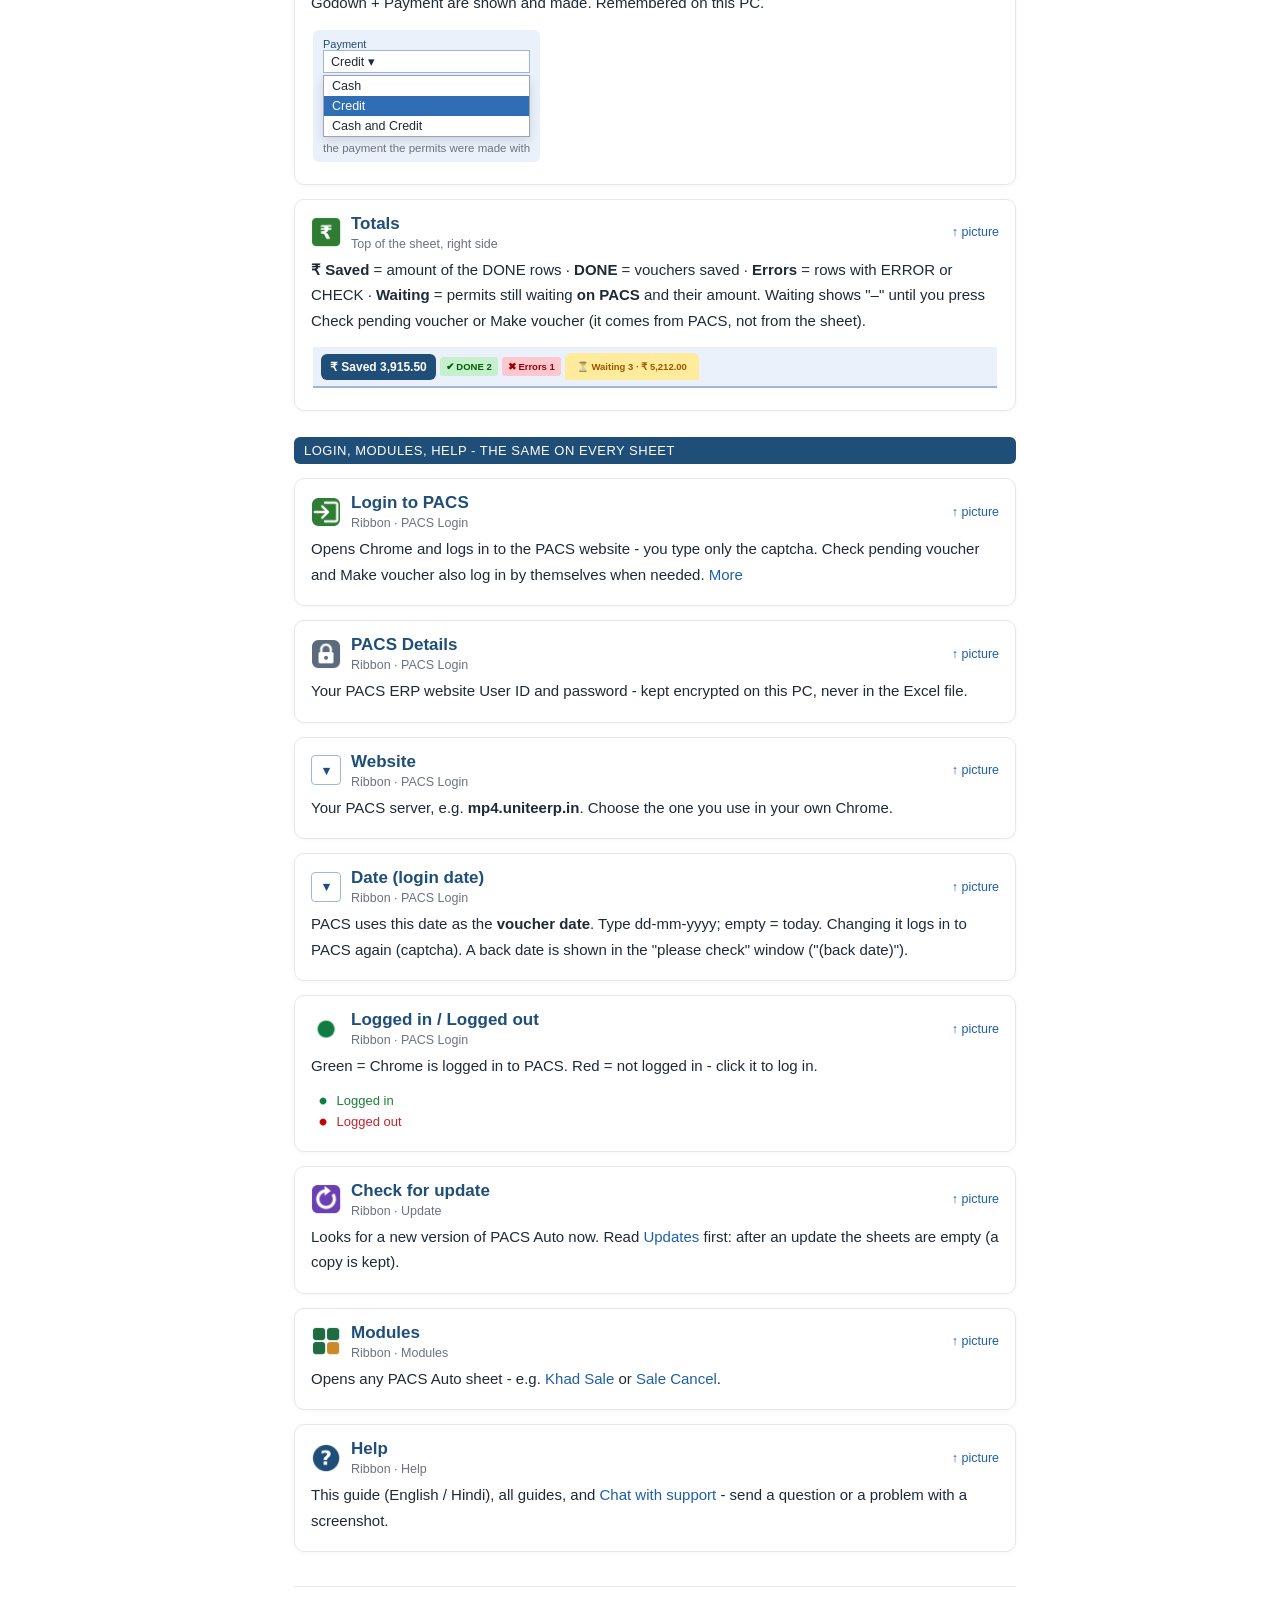
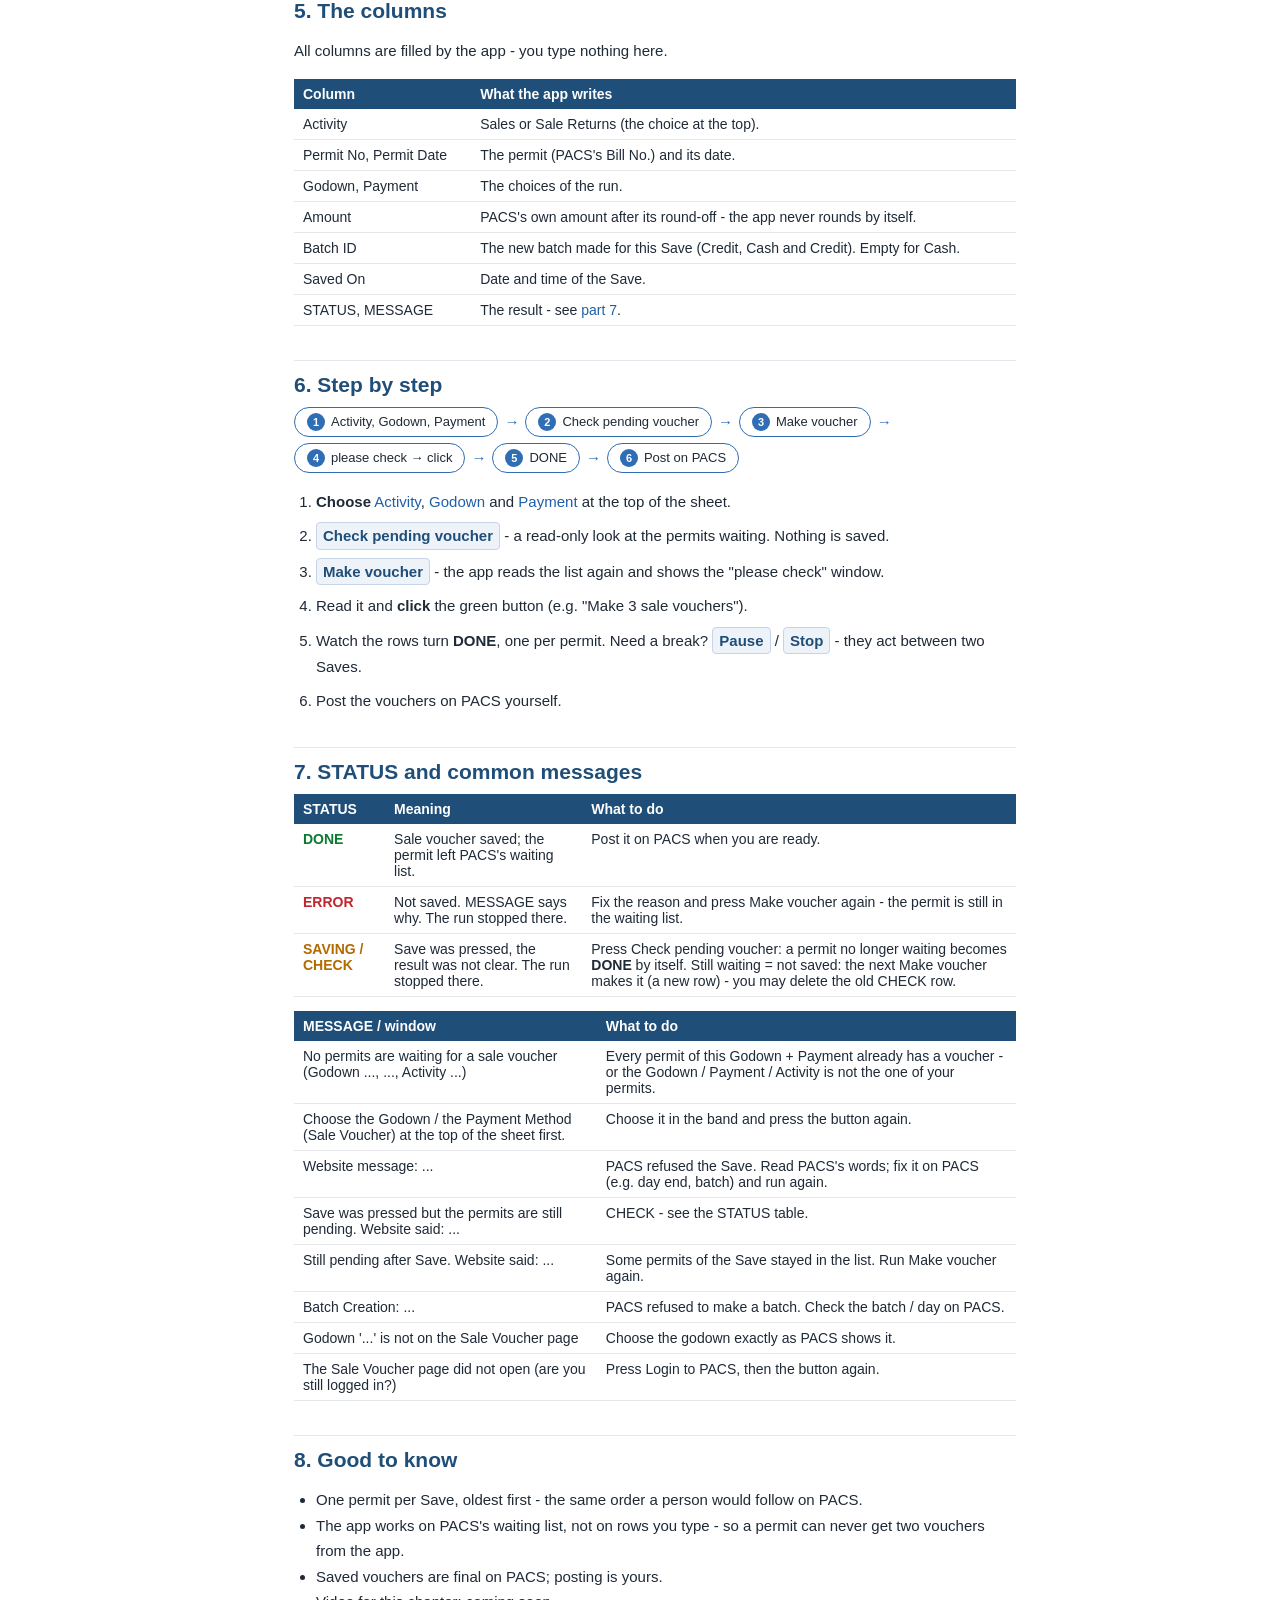
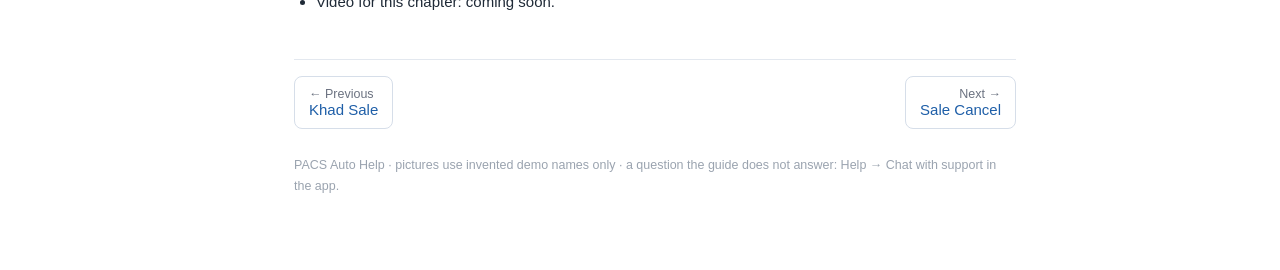
<file: en/sale-voucher.html>
<!DOCTYPE html><html lang="en"><head><meta charset="utf-8"><meta name="viewport" content="width=device-width,initial-scale=1"><title>Sale Voucher - PACS Auto Help</title><link rel="stylesheet" href="../site.css?v=8e6ede04"><link rel="icon" href="../favicon.svg"></head><body class="en" data-lang="en" data-root="../" data-v="8e6ede04"><div class="top"><button class="menu" aria-label="menu">☰</button><a class="logo" href="../en/index.html"><i></i>PACS Auto Help</a><div class="srch"><input type="search" placeholder="Search the help..." aria-label="search"><div class="res" data-none="Nothing found - try another word."></div></div><div class="lt"><a href="#" class=on>English</a><a href="../hi/sale-voucher.html">हिंदी</a></div></div><div class="wrap"><nav class="side"><a href="../en/getting-started.html"><img class="mi" width="20" height="20" src="../img/ribbon/help_book.png" alt="">Getting started</a><div class="g">Khad</div><a href="../en/khad-sale.html"><img class="mi" src="../img/ribbon/mod_khad_sale.png" width="20" height="20" alt="">Khad Sale</a><a href="../en/sale-voucher.html" class=on><img class="mi" src="../img/ribbon/mod_sale_voucher.png" width="20" height="20" alt="">Sale Voucher</a><a href="../en/sale-cancel.html"><img class="mi" src="../img/ribbon/mod_sale_cancel.png" width="20" height="20" alt="">Sale Cancel</a><span><img class="mi" src="../img/ribbon/mod_sale_return.png" width="20" height="20" alt="">Sale Return<em>soon</em></span><div class="g">Members & Deposits</div><span><img class="mi" src="../img/ribbon/mod_enroll_member.png" width="20" height="20" alt="">Enroll Member<em>soon</em></span><span><img class="mi" src="../img/ribbon/mod_share_deposit.png" width="20" height="20" alt="">Share Deposit<em>soon</em></span><span><img class="mi" src="../img/ribbon/mod_share_withdrawal.png" width="20" height="20" alt="">Share Withdrawal<em>soon</em></span><span><img class="mi" src="../img/ribbon/mod_saving_deposit.png" width="20" height="20" alt="">Saving Deposit<em>soon</em></span><div class="g">Loans</div><span><img class="mi" src="../img/ribbon/mod_register_land.png" width="20" height="20" alt="">Register Land<em>soon</em></span><span><img class="mi" src="../img/ribbon/mod_loan_disbursement.png" width="20" height="20" alt="">Loan Disbursement<em>soon</em></span><span><img class="mi" src="../img/ribbon/mod_loan_collection.png" width="20" height="20" alt="">Loan Collection<em>soon</em></span><div class="g">Vouchers (FAS)</div><span><img class="mi" src="../img/ribbon/mod_cash_payment.png" width="20" height="20" alt="">Cash Payment<em>soon</em></span><span><img class="mi" src="../img/ribbon/mod_cash_receipt.png" width="20" height="20" alt="">Cash Receipt<em>soon</em></span><span><img class="mi" src="../img/ribbon/mod_other_transfer.png" width="20" height="20" alt="">Other Transfer<em>soon</em></span><div class="g">PDS</div><span><img class="mi" src="../img/ribbon/mod_pds_purchase.png" width="20" height="20" alt="">PDS Purchase<em>soon</em></span><span><img class="mi" src="../img/ribbon/mod_pds_sale.png" width="20" height="20" alt="">PDS Sale<em>soon</em></span><span><img class="mi" src="../img/ribbon/mod_pds_voucher.png" width="20" height="20" alt="">PDS Voucher<em>soon</em></span><div class="g">Help</div><span><img class="mi" width="20" height="20" src="../img/ribbon/help_chat.png" alt="">Common messages (FAQ)<em>soon</em></span></nav><main class="main"><h1>Sale Voucher</h1>
<p class="lead">Makes the sale voucher of every permit that is still waiting for one on PACS - one permit per Save, oldest first. You type nothing in this sheet: it is the app's log of the vouchers it made.</p>

<h2 id="what">1. What this module does</h2>
<p>It works on the PACS page <b>Merchandise → Sale Voucher</b>. It reads PACS's list of permits waiting for a voucher (for your Godown and Payment), and for each permit - oldest first - it ticks it, saves the voucher and checks that the permit has left the waiting list. Every voucher gets a row in the sheet.</p>
<div class="note warn">PACS Auto only <b>prepares</b> (saves) the sale voucher. <b>Posting</b> the voucher is always done by you on PACS.</div>

<h2 id="before">2. Before you start</h2>
<ul>
<li>Logged in to PACS - green <b>Logged in</b> (see <a href="getting-started.html#d-login">Getting started</a>).</li>
<li>The permits are made (for example with <a href="khad-sale.html">Khad Sale</a>), or the returns with Sale Return.</li>
</ul>

<h2 id="screen">3. The screen</h2>
<div class="fig"><div class="xl hotfig"><div class="tabsbar"><span>Home</span><span>Khad Sale</span><span class=on>Sale Voucher</span><span>Sale Cancel</span><span>Sale Return</span><span>Enroll Member</span><span>...</span></div><div class="rib"><div class="grp"><div class="btns"><a class="hot b" href="#d-update" title="Check for update - see details"><img class="ic" src="../img/ribbon/update.png" alt="">Check for update</a></div><div class="gl">Update</div></div><div class="grp"><div class="btns"><a class="hot b" href="#d-details" title="PACS Details - see details"><img class="ic" src="../img/ribbon/details.png" alt="">PACS Details</a><a class="hot b" href="#d-login" title="Login to PACS - see details"><img class="ic" src="../img/ribbon/login.png" alt="">Login to PACS</a><div class="vbox"><a class="hot dd" href="#d-website">mp4.uniteerp.in ▾</a><a class="hot dd" href="#d-date">28-11-2026</a><a class="hot ok" href="#d-dot"><img class="ic" src="../img/ribbon/dot_green.png" alt="">Logged in</a></div></div><div class="gl">PACS Login</div></div><div class="grp"><div class="btns"><a class="hot b" href="#d-modules" title="Modules ▾ - see details"><img class="ic" src="../img/ribbon/modules.png" alt="">Modules ▾</a></div><div class="gl">Modules</div></div><div class="grp"><div class="btns"><a class="hot b" href="#d-pause" title="Pause - see details"><img class="ic" src="../img/ribbon/pause.png" alt="">Pause</a><a class="hot b" href="#d-stop" title="Stop - see details"><img class="ic" src="../img/ribbon/stop.png" alt="">Stop</a><a class="hot b" href="#d-clear" title="Clear Sheet - see details"><img class="ic" src="../img/ribbon/clear.png" alt="">Clear Sheet</a></div><div class="gl">Run (selected row)</div></div><div class="grp"><div class="btns"><a class="hot b" href="#d-vcheck" title="Check pending voucher - see details"><img class="ic" src="../img/ribbon/show.png" alt="">Check pending voucher</a><a class="hot b" href="#d-vmake" title="Make voucher - see details"><img class="ic" src="../img/ribbon/make.png" alt="">Make voucher</a></div><div class="gl">Sale Voucher</div></div><div class="grp"><div class="btns"><a class="hot b" href="#d-help" title="Help ▾ - see details"><img class="ic" src="../img/ribbon/help.png" alt="">Help ▾</a></div><div class="gl">Help</div></div></div><div class="band"><a class="hot bx" href="#d-vactivity" title="Activity - see details"><small>Activity</small><span>Sales ▾</span></a><a class="hot bx" href="#d-vgodown" title="Godown - see details"><small>Godown</small><span>Demo Godown ▾</span></a><a class="hot bx" href="#d-vpayment" title="Payment - see details"><small>Payment</small><span>Credit ▾</span></a><a class="hot tiles" href="#d-vtiles" title="Totals - see details"><span class="tl money">₹ Saved 3,915.50</span><span class="tl dn">✔ DONE 2</span><span class="tl er">✖ Errors 1</span><span class="tl wt">⏳ Waiting 3 · ₹ 5,212.00</span></a></div><a class="hot sheetlink" href="#columns" title="The sheet - see details"><table class="sh"><tr><th class="ap">Activity</th><th class="ap">Permit No</th><th class="ap">Permit Date</th><th class="ap">Godown</th><th class="ap">Payment</th><th class="ap">Amount</th><th class="ap">Batch ID</th><th class="ap">Saved On</th><th class="rs">STATUS</th><th class="rs">MESSAGE</th></tr><tr><td class="a">Sales</td><td class="a">25101</td><td class="a">28-11-2026</td><td class="a">Demo Godown</td><td class="a">Credit</td><td class="a">3,030.50</td><td class="a">1187</td><td class="a">28-11-2026 11:42</td><td class="d">DONE</td><td>Sale voucher saved</td></tr><tr><td class="a">Sales</td><td class="a">25102</td><td class="a">28-11-2026</td><td class="a">Demo Godown</td><td class="a">Credit</td><td class="a">885.00</td><td class="a">1188</td><td class="a">28-11-2026 11:42</td><td class="d">DONE</td><td>Sale voucher saved</td></tr><tr><td class="a">Sales</td><td class="a">25103</td><td class="a">28-11-2026</td><td class="a">Demo Godown</td><td class="a">Credit</td><td class="a">1,770.00</td><td class="a">1189</td><td class="a">28-11-2026 11:43</td><td class="c">CHECK</td><td>Save was pressed but the permits are still pending. Website said: -</td></tr></table></a></div></div>
<div class="hint">👆 Click any button or box in the picture to jump to its details.</div>
<p class="cap">Picture: the Sale Voucher sheet with demo data (invented numbers). Every button and box is a link.</p>
<p><b>Or pick from the list</b> - every button and option of this sheet:</p>
<table class="blist">
<tr class="grow"><td></td><td colspan="3">Sale Voucher - ribbon</td></tr>
<tr><td><img class="ic" src="../img/ribbon/show.png" alt=""></td><td><a href="#d-vcheck"><b>Check pending voucher</b></a></td><td>Permits waiting for a voucher (read only)</td><td><a class="go" href="#d-vcheck">Details →</a></td></tr>
<tr><td><img class="ic" src="../img/ribbon/make.png" alt=""></td><td><a href="#d-vmake"><b>Make voucher</b></a></td><td>A voucher for every waiting permit</td><td><a class="go" href="#d-vmake">Details →</a></td></tr>
<tr class="grow"><td></td><td colspan="3">Run (selected row) - ribbon</td></tr>
<tr><td><img class="ic" src="../img/ribbon/pause.png" alt=""></td><td><a href="#d-pause"><b>Pause / Resume</b></a></td><td>Waits after the current voucher</td><td><a class="go" href="#d-pause">Details →</a></td></tr>
<tr><td><img class="ic" src="../img/ribbon/stop.png" alt=""></td><td><a href="#d-stop"><b>Stop</b></a></td><td>Current voucher finishes, then stops</td><td><a class="go" href="#d-stop">Details →</a></td></tr>
<tr><td><img class="ic" src="../img/ribbon/clear.png" alt=""></td><td><a href="#d-clear"><b>Clear Sheet</b></a></td><td>Deletes the log rows (backup first)</td><td><a class="go" href="#d-clear">Details →</a></td></tr>
<tr class="grow"><td></td><td colspan="3">Top of the sheet</td></tr>
<tr><td><i class="ic box">▾</i></td><td><a href="#d-vactivity"><b>Activity</b></a></td><td>Sales or Sale Returns</td><td><a class="go" href="#d-vactivity">Details →</a></td></tr>
<tr><td><i class="ic box">▾</i></td><td><a href="#d-vgodown"><b>Godown</b></a></td><td>Godown of the permits</td><td><a class="go" href="#d-vgodown">Details →</a></td></tr>
<tr><td><i class="ic box">▾</i></td><td><a href="#d-vpayment"><b>Payment</b></a></td><td>Cash, Credit or Cash and Credit</td><td><a class="go" href="#d-vpayment">Details →</a></td></tr>
<tr><td><img class="ic" src="../img/ribbon/rupee.png" alt=""></td><td><a href="#d-vtiles"><b>Totals</b></a></td><td>₹ Saved, DONE, Errors, Waiting on PACS</td><td><a class="go" href="#d-vtiles">Details →</a></td></tr>
<tr class="grow"><td></td><td colspan="3">Every sheet</td></tr>
<tr><td><img class="ic" src="../img/ribbon/login.png" alt=""></td><td><a href="#d-login"><b>Login to PACS</b></a></td><td>Chrome + captcha</td><td><a class="go" href="#d-login">Details →</a></td></tr>
<tr><td><img class="ic" src="../img/ribbon/details.png" alt=""></td><td><a href="#d-details"><b>PACS Details</b></a></td><td>Your PACS User ID + password</td><td><a class="go" href="#d-details">Details →</a></td></tr>
<tr><td><i class="ic box">▾</i></td><td><a href="#d-website"><b>Website</b></a></td><td>Your PACS server</td><td><a class="go" href="#d-website">Details →</a></td></tr>
<tr><td><i class="ic box">▾</i></td><td><a href="#d-date"><b>Date</b></a></td><td>The voucher date (empty = today)</td><td><a class="go" href="#d-date">Details →</a></td></tr>
<tr><td><img class="ic" src="../img/ribbon/dot_green.png" alt=""></td><td><a href="#d-dot"><b>Logged in / Logged out</b></a></td><td>Green / red dot</td><td><a class="go" href="#d-dot">Details →</a></td></tr>
<tr><td><img class="ic" src="../img/ribbon/update.png" alt=""></td><td><a href="#d-update"><b>Check for update</b></a></td><td>New version now</td><td><a class="go" href="#d-update">Details →</a></td></tr>
<tr><td><img class="ic" src="../img/ribbon/modules.png" alt=""></td><td><a href="#d-modules"><b>Modules</b></a></td><td>Open any sheet</td><td><a class="go" href="#d-modules">Details →</a></td></tr>
<tr><td><img class="ic" src="../img/ribbon/help.png" alt=""></td><td><a href="#d-help"><b>Help</b></a></td><td>Guide + chat with support</td><td><a class="go" href="#d-help">Details →</a></td></tr>
</table>

<h2 id="buttons">4. Every button and option</h2>
<p>Each card says what the button or option does, when to use it and what you will see. <a href="#screen">↑ Back to the picture</a></p>

<div class="gh">Sale Voucher - ribbon</div>

<div class="bd" id="d-vcheck"><div class="bdh"><img class="ic" src="../img/ribbon/show.png" alt=""><div><b>Check pending voucher</b><small>Ribbon · Sale Voucher</small></div><a class="up" href="#screen">↑ picture</a></div>
<p>Shows the permits still <b>waiting for a sale voucher</b> on PACS for the chosen Activity, Godown and Payment - Permit No, date and amount, oldest first. <b>Read only</b> - nothing is saved.</p>
<div class="bdg"><div><h4>When to use</h4><ul><li>Before Make voucher - to see how many permits and how much will be made.</li><li>After a CHECK row - to let the app look again.</li></ul></div>
<div><h4>What happens</h4><ul><li>The window lists the permits with their total.</li><li><b>Waiting</b> at the top of the sheet gets the number + amount.</li><li>A CHECK / SAVING row whose permit is no longer waiting becomes <b>DONE</b> by itself.</li></ul></div></div>
<div class="fig"><div class="win"><div class="wt">Permits waiting for a sale voucher - Demo Godown<span>✕</span></div><div class="wh">Permits waiting for a sale voucher<small>Godown Demo Godown · Credit</small></div><table class="wl"><tr><th>Permit No</th><th>Permit Date</th><th class=r>Amount</th></tr><tr><td>25103</td><td>27-11-2026</td><td class=r>1,770.00</td></tr><tr><td>25104</td><td>28-11-2026</td><td class=r>2,557.00</td></tr><tr><td>25105</td><td>28-11-2026</td><td class=r>885.00</td></tr></table><div class="wg">3 permit(s) · total 5,212.00 · one Save per permit, oldest first</div><div class="wb"><span class="bt pr">Close</span></div></div></div>
</div>

<div class="bd" id="d-vmake"><div class="bdh"><img class="ic" src="../img/ribbon/make.png" alt=""><div><b>Make voucher</b><small>Ribbon · Sale Voucher</small></div><a class="up" href="#screen">↑ picture</a></div>
<p>Makes the sale voucher of <b>every waiting permit</b>, one by one, oldest first - <b>one permit per Save</b>. It reads PACS's list again and asks first in the "please check" window.</p>
<div class="bdg"><div><h4>What happens</h4><ol><li>"Please check" window: Godown, Activity, Payment, permits, saves, login date, batch. <b>Cancel</b> has the focus - <b>click</b> the green button (e.g. "Make 3 sale vouchers").</li><li>Each saved permit gets a <b>DONE</b> row with its amount, Batch ID and time.</li><li>At the end: "Sale vouchers made for 3 of 3 permit(s)."</li></ol></div>
<div><h4>Good to know</h4><ul><li>The selected cell does not matter - this button works on PACS's waiting list, not on the sheet rows.</li><li>A refused Save (ERROR) or an unclear one (CHECK) <b>stops the run</b> - the message says why. Fix it and press Make voucher again: the permit is still in PACS's list.</li></ul></div></div>
<div class="fig"><div class="win"><div class="wt">Sale voucher – please check<span>✕</span></div><table class="wf"><tr><td>Godown</td><td><b>Demo Godown</b></td></tr><tr><td>Activity</td><td><b>Sales</b></td></tr><tr><td>Payment</td><td><b>Credit</b></td></tr><tr><td>Permits</td><td><b>3 (Permit No 25103 to 25105)</b></td></tr><tr><td>Saves</td><td><b>3 (one permit per Save, oldest first)</b></td></tr><tr><td>Login date</td><td><b>28-11-2026</b></td></tr><tr><td>Batch</td><td><b>A new batch is generated for every Save</b></td></tr></table><div class="wy">A sale voucher is made for each permit, one by one, oldest first. Saved vouchers are final on the PACS website. (Voucher posting is not done here.)</div><div class="wb"><span class="bt fo">Cancel</span><span class="bt pr">Make 3 sale vouchers</span></div></div></div>
<div class="note"><b>Batch:</b> for <b>Credit</b> and <b>Cash and Credit</b> PACS needs a batch - the app makes a <b>new batch for every Save</b> (the Generate button of PACS's Batch Creation window) and writes the Batch ID into the row. <b>Cash</b> needs no batch.</div>
<div class="fig"><div class="xl"><table class="sh"><tr><th class="ap">Permit No</th><th class="ap">Payment</th><th class="ap">Amount</th><th class="ap">Batch ID</th><th class="rs">STATUS</th></tr><tr><td class="a">25104</td><td class="a">Credit</td><td class="a">2,557.00</td><td class="a">1190</td><td class="d">DONE</td></tr><tr><td class="a">25105</td><td class="a">Cash</td><td class="a">885.00</td><td class="a"></td><td class="d">DONE</td></tr></table></div></div>
</div>

<div class="gh">Run (selected row) - ribbon</div>
<p>This sheet has no Test / Make row buttons - only these three.</p>

<div class="bd" id="d-pause"><div class="bdh"><img class="ic" src="../img/ribbon/pause.png" alt=""><div><b>Pause / Resume</b><small>Ribbon · Run (selected row)</small></div><a class="up" href="#screen">↑ picture</a></div>
<p>During Make voucher: waits after the current voucher (between two Saves). The button then says <b>Resume</b> - press it to go on. After a pause the app reads PACS's list again.</p>
</div>

<div class="bd" id="d-stop"><div class="bdh"><img class="ic" src="../img/ribbon/stop.png" alt=""><div><b>Stop</b><small>Ribbon · Run (selected row)</small></div><a class="up" href="#screen">↑ picture</a></div>
<p>The current voucher finishes (a Save is never cut off), then the run stops - the message starts with "Stopped by you." The permits not made stay in PACS's list for the next Make voucher.</p>
</div>

<div class="bd" id="d-clear"><div class="bdh"><img class="ic" src="../img/ribbon/clear.png" alt=""><div><b>Clear Sheet</b><small>Ribbon · Run (selected row)</small></div><a class="up" href="#screen">↑ picture</a></div>
<p>Deletes all log rows of this sheet when it gets long. It asks first (<b>No</b> is the default) and keeps a copy of the file in <b>Desktop \ PACS Auto Files \ Backups</b>. The vouchers on PACS are not touched.</p>
<div class="bdg"><div><h4>Good to know</h4><ul><li>Not possible while a run is going on.</li><li><kbd>Ctrl</kbd>+<kbd>Z</kbd> cannot bring the rows back - use the copy.</li></ul></div>
<div><h4>Before you clear</h4><ul><li>Press Check pending voucher once - CHECK rows that were saved turn DONE.</li></ul></div></div>
<div class="fig"><div class="win"><div class="wt">PACS Auto<span>✕</span></div><div class="wh">Clear ALL rows of the Sale Voucher sheet?</div><div class="wg" style="color:#1f2a37">5 rows will be deleted. This data will be lost.<br>A copy of the file is kept first in <b>Desktop \ PACS Auto Files \ Backups</b>.</div><div class="wb"><span class="bt ">Yes</span><span class="bt fo">No</span></div></div></div>
</div>

<div class="gh">Settings at the top of the sheet - used for the whole run</div>

<div class="bd" id="d-vactivity"><div class="bdh"><i class="ic box">▾</i><div><b>Activity</b><small>Top of the sheet</small></div><a class="up" href="#screen">↑ picture</a></div>
<p><b>Sales</b> (the default) = vouchers of normal permits. <b>Sale Returns</b> = vouchers of returned permits (made in the Sale Return sheet). The Activity is written in every row.</p>
<div class="fig"><div class="ddfig"><small>Activity</small><div class="ddv">Sales ▾</div><div class="ddl"><div class="ddi on">Sales</div><div class="ddi">Sale Returns</div></div><div class=ddn>Sale Returns = vouchers of the permits returned in Sale Return</div></div></div>
</div>

<div class="bd" id="d-vgodown"><div class="bdh"><i class="ic box">▾</i><div><b>Godown</b><small>Top of the sheet</small></div><a class="up" href="#screen">↑ picture</a></div>
<p>The godown of the permits. This sheet has <b>its own</b> Godown - choosing it here does not change Khad Sale or Sale Cancel. With 2 or more godowns it is empty when the file opens: choose it every time.</p>
<div class="fig"><div class="ddfig"><small>Godown</small><div class="ddv">Demo Godown ▾</div><div class="ddl"><div class="ddi">- choose -</div><div class="ddi on">Demo Godown</div><div class="ddi">Demo Sub Godown</div></div><div class=ddn>this sheet's own Godown</div></div></div>
</div>

<div class="bd" id="d-vpayment"><div class="bdh"><i class="ic box">▾</i><div><b>Payment</b><small>Top of the sheet</small></div><a class="up" href="#screen">↑ picture</a></div>
<p><b>Cash</b>, <b>Credit</b> or <b>Cash and Credit</b> - the same payment the permits were made with. Only permits of this Godown + Payment are shown and made. Remembered on this PC.</p>
<div class="fig"><div class="ddfig"><small>Payment</small><div class="ddv">Credit ▾</div><div class="ddl"><div class="ddi">Cash</div><div class="ddi on">Credit</div><div class="ddi">Cash and Credit</div></div><div class=ddn>the payment the permits were made with</div></div></div>
</div>

<div class="bd" id="d-vtiles"><div class="bdh"><img class="ic" src="../img/ribbon/rupee.png" alt=""><div><b>Totals</b><small>Top of the sheet, right side</small></div><a class="up" href="#screen">↑ picture</a></div>
<p><b>₹ Saved</b> = amount of the DONE rows · <b>DONE</b> = vouchers saved · <b>Errors</b> = rows with ERROR or CHECK · <b>Waiting</b> = permits still waiting <b>on PACS</b> and their amount. Waiting shows "–" until you press Check pending voucher or Make voucher (it comes from PACS, not from the sheet).</p>
<div class="fig"><div class="band" style="padding-left:8px"><div class="tiles" style="margin:0"><span class="tl money">₹ Saved 3,915.50</span><span class="tl dn">✔ DONE 2</span><span class="tl er">✖ Errors 1</span><span class="tl wt">⏳ Waiting 3 · ₹ 5,212.00</span></div></div></div>
</div>

<div class="gh">Login, Modules, Help - the same on every sheet</div>

<div class="bd" id="d-login"><div class="bdh"><img class="ic" src="../img/ribbon/login.png" alt=""><div><b>Login to PACS</b><small>Ribbon · PACS Login</small></div><a class="up" href="#screen">↑ picture</a></div>
<p>Opens Chrome and logs in to the PACS website - you type only the captcha. Check pending voucher and Make voucher also log in by themselves when needed. <a href="getting-started.html#d-login">More</a></p>
</div>

<div class="bd" id="d-details"><div class="bdh"><img class="ic" src="../img/ribbon/details.png" alt=""><div><b>PACS Details</b><small>Ribbon · PACS Login</small></div><a class="up" href="#screen">↑ picture</a></div>
<p>Your PACS ERP website User ID and password - kept encrypted on this PC, never in the Excel file.</p>
</div>

<div class="bd" id="d-website"><div class="bdh"><i class="ic box">▾</i><div><b>Website</b><small>Ribbon · PACS Login</small></div><a class="up" href="#screen">↑ picture</a></div>
<p>Your PACS server, e.g. <b>mp4.uniteerp.in</b>. Choose the one you use in your own Chrome.</p>
</div>

<div class="bd" id="d-date"><div class="bdh"><i class="ic box">▾</i><div><b>Date (login date)</b><small>Ribbon · PACS Login</small></div><a class="up" href="#screen">↑ picture</a></div>
<p>PACS uses this date as the <b>voucher date</b>. Type dd-mm-yyyy; empty = today. Changing it logs in to PACS again (captcha). A back date is shown in the "please check" window ("(back date)").</p>
</div>

<div class="bd" id="d-dot"><div class="bdh"><img class="ic" src="../img/ribbon/dot_green.png" alt=""><div><b>Logged in / Logged out</b><small>Ribbon · PACS Login</small></div><a class="up" href="#screen">↑ picture</a></div>
<p>Green = Chrome is logged in to PACS. Red = not logged in - click it to log in.</p>
<div class="fig"><div class="vbox" style="font-size:13px;gap:6px"><span class="ok"><img class="ic" src="../img/ribbon/dot_green.png" alt=""> Logged in</span><span style="color:#C0262D"><img class="ic" src="../img/ribbon/dot_red.png" alt=""> Logged out</span></div></div>
</div>

<div class="bd" id="d-update"><div class="bdh"><img class="ic" src="../img/ribbon/update.png" alt=""><div><b>Check for update</b><small>Ribbon · Update</small></div><a class="up" href="#screen">↑ picture</a></div>
<p>Looks for a new version of PACS Auto now. Read <a href="getting-started.html#update">Updates</a> first: after an update the sheets are empty (a copy is kept).</p>
</div>

<div class="bd" id="d-modules"><div class="bdh"><img class="ic" src="../img/ribbon/modules.png" alt=""><div><b>Modules</b><small>Ribbon · Modules</small></div><a class="up" href="#screen">↑ picture</a></div>
<p>Opens any PACS Auto sheet - e.g. <a href="khad-sale.html">Khad Sale</a> or <a href="sale-cancel.html">Sale Cancel</a>.</p>
</div>

<div class="bd" id="d-help"><div class="bdh"><img class="ic" src="../img/ribbon/help.png" alt=""><div><b>Help</b><small>Ribbon · Help</small></div><a class="up" href="#screen">↑ picture</a></div>
<p>This guide (English / Hindi), all guides, and <a href="getting-started.html#d-chat">Chat with support</a> - send a question or a problem with a screenshot.</p>
</div>

<h2 id="columns">5. The columns</h2>
<p>All columns are filled by the app - you type nothing here.</p>
<table class="tbl">
<tr><th>Column</th><th>What the app writes</th></tr>
<tr><td>Activity</td><td>Sales or Sale Returns (the choice at the top).</td></tr>
<tr><td>Permit No, Permit Date</td><td>The permit (PACS's Bill No.) and its date.</td></tr>
<tr><td>Godown, Payment</td><td>The choices of the run.</td></tr>
<tr><td>Amount</td><td>PACS's own amount after its round-off - the app never rounds by itself.</td></tr>
<tr><td>Batch ID</td><td>The new batch made for this Save (Credit, Cash and Credit). Empty for Cash.</td></tr>
<tr><td>Saved On</td><td>Date and time of the Save.</td></tr>
<tr><td>STATUS, MESSAGE</td><td>The result - see <a href="#status">part 7</a>.</td></tr>
</table>

<h2 id="steps">6. Step by step</h2>
<div class="flow"><span class="fs"><b>1</b>Activity, Godown, Payment</span><span class="ar">→</span><span class="fs"><b>2</b>Check pending voucher</span><span class="ar">→</span><span class="fs"><b>3</b>Make voucher</span><span class="ar">→</span><span class="fs"><b>4</b>please check → click</span><span class="ar">→</span><span class="fs"><b>5</b>DONE</span><span class="ar">→</span><span class="fs"><b>6</b>Post on PACS</span></div>
<ol class="steps">
<li><b>Choose</b> <a href="#d-vactivity">Activity</a>, <a href="#d-vgodown">Godown</a> and <a href="#d-vpayment">Payment</a> at the top of the sheet.</li>
<li><a class="btn" href="#d-vcheck">Check pending voucher</a> - a read-only look at the permits waiting. Nothing is saved.</li>
<li><a class="btn" href="#d-vmake">Make voucher</a> - the app reads the list again and shows the "please check" window.</li>
<li>Read it and <b>click</b> the green button (e.g. "Make 3 sale vouchers").</li>
<li>Watch the rows turn <b>DONE</b>, one per permit. Need a break? <a class="btn" href="#d-pause">Pause</a> / <a class="btn" href="#d-stop">Stop</a> - they act between two Saves.</li>
<li>Post the vouchers on PACS yourself.</li>
</ol>

<h2 id="status">7. STATUS and common messages</h2>
<table class="tbl">
<tr><th>STATUS</th><th>Meaning</th><th>What to do</th></tr>
<tr><td class="d">DONE</td><td>Sale voucher saved; the permit left PACS's waiting list.</td><td>Post it on PACS when you are ready.</td></tr>
<tr><td class="e">ERROR</td><td>Not saved. MESSAGE says why. The run stopped there.</td><td>Fix the reason and press Make voucher again - the permit is still in the waiting list.</td></tr>
<tr><td class="c">SAVING / CHECK</td><td>Save was pressed, the result was not clear. The run stopped there.</td><td>Press Check pending voucher: a permit no longer waiting becomes <b>DONE</b> by itself. Still waiting = not saved: the next Make voucher makes it (a new row) - you may delete the old CHECK row.</td></tr>
</table>
<table class="tbl">
<tr><th>MESSAGE / window</th><th>What to do</th></tr>
<tr><td>No permits are waiting for a sale voucher (Godown ..., ..., Activity ...)</td><td>Every permit of this Godown + Payment already has a voucher - or the Godown / Payment / Activity is not the one of your permits.</td></tr>
<tr><td>Choose the Godown / the Payment Method (Sale Voucher) at the top of the sheet first.</td><td>Choose it in the band and press the button again.</td></tr>
<tr><td>Website message: ...</td><td>PACS refused the Save. Read PACS's words; fix it on PACS (e.g. day end, batch) and run again.</td></tr>
<tr><td>Save was pressed but the permits are still pending. Website said: ...</td><td>CHECK - see the STATUS table.</td></tr>
<tr><td>Still pending after Save. Website said: ...</td><td>Some permits of the Save stayed in the list. Run Make voucher again.</td></tr>
<tr><td>Batch Creation: ...</td><td>PACS refused to make a batch. Check the batch / day on PACS.</td></tr>
<tr><td>Godown '...' is not on the Sale Voucher page</td><td>Choose the godown exactly as PACS shows it.</td></tr>
<tr><td>The Sale Voucher page did not open (are you still logged in?)</td><td>Press Login to PACS, then the button again.</td></tr>
</table>

<h2 id="know">8. Good to know</h2>
<ul>
<li>One permit per Save, oldest first - the same order a person would follow on PACS.</li>
<li>The app works on PACS's waiting list, not on rows you type - so a permit can never get two vouchers from the app.</li>
<li>Saved vouchers are final on PACS; posting is yours.</li>
<li>Video for this chapter: coming soon.</li>
</ul>
<div class="pager"><a href="khad-sale.html"><small>← Previous</small>Khad Sale</a><a href="sale-cancel.html" style="text-align:right"><small>Next →</small>Sale Cancel</a></div><p class="foot">PACS Auto Help · pictures use invented demo names only · a question the guide does not answer: Help → Chat with support in the app.</p></main><aside class="toc"><b>On this page</b><a href="#what">1. What this module does</a><a href="#before">2. Before you start</a><a href="#screen">3. The screen</a><a href="#buttons">4. Every button and option</a><a href="#columns">5. The columns</a><a href="#steps">6. Step by step</a><a href="#status">7. STATUS and common messages</a><a href="#know">8. Good to know</a></aside></div><script src="../site.js?v=8e6ede04"></script></body></html>
</file>
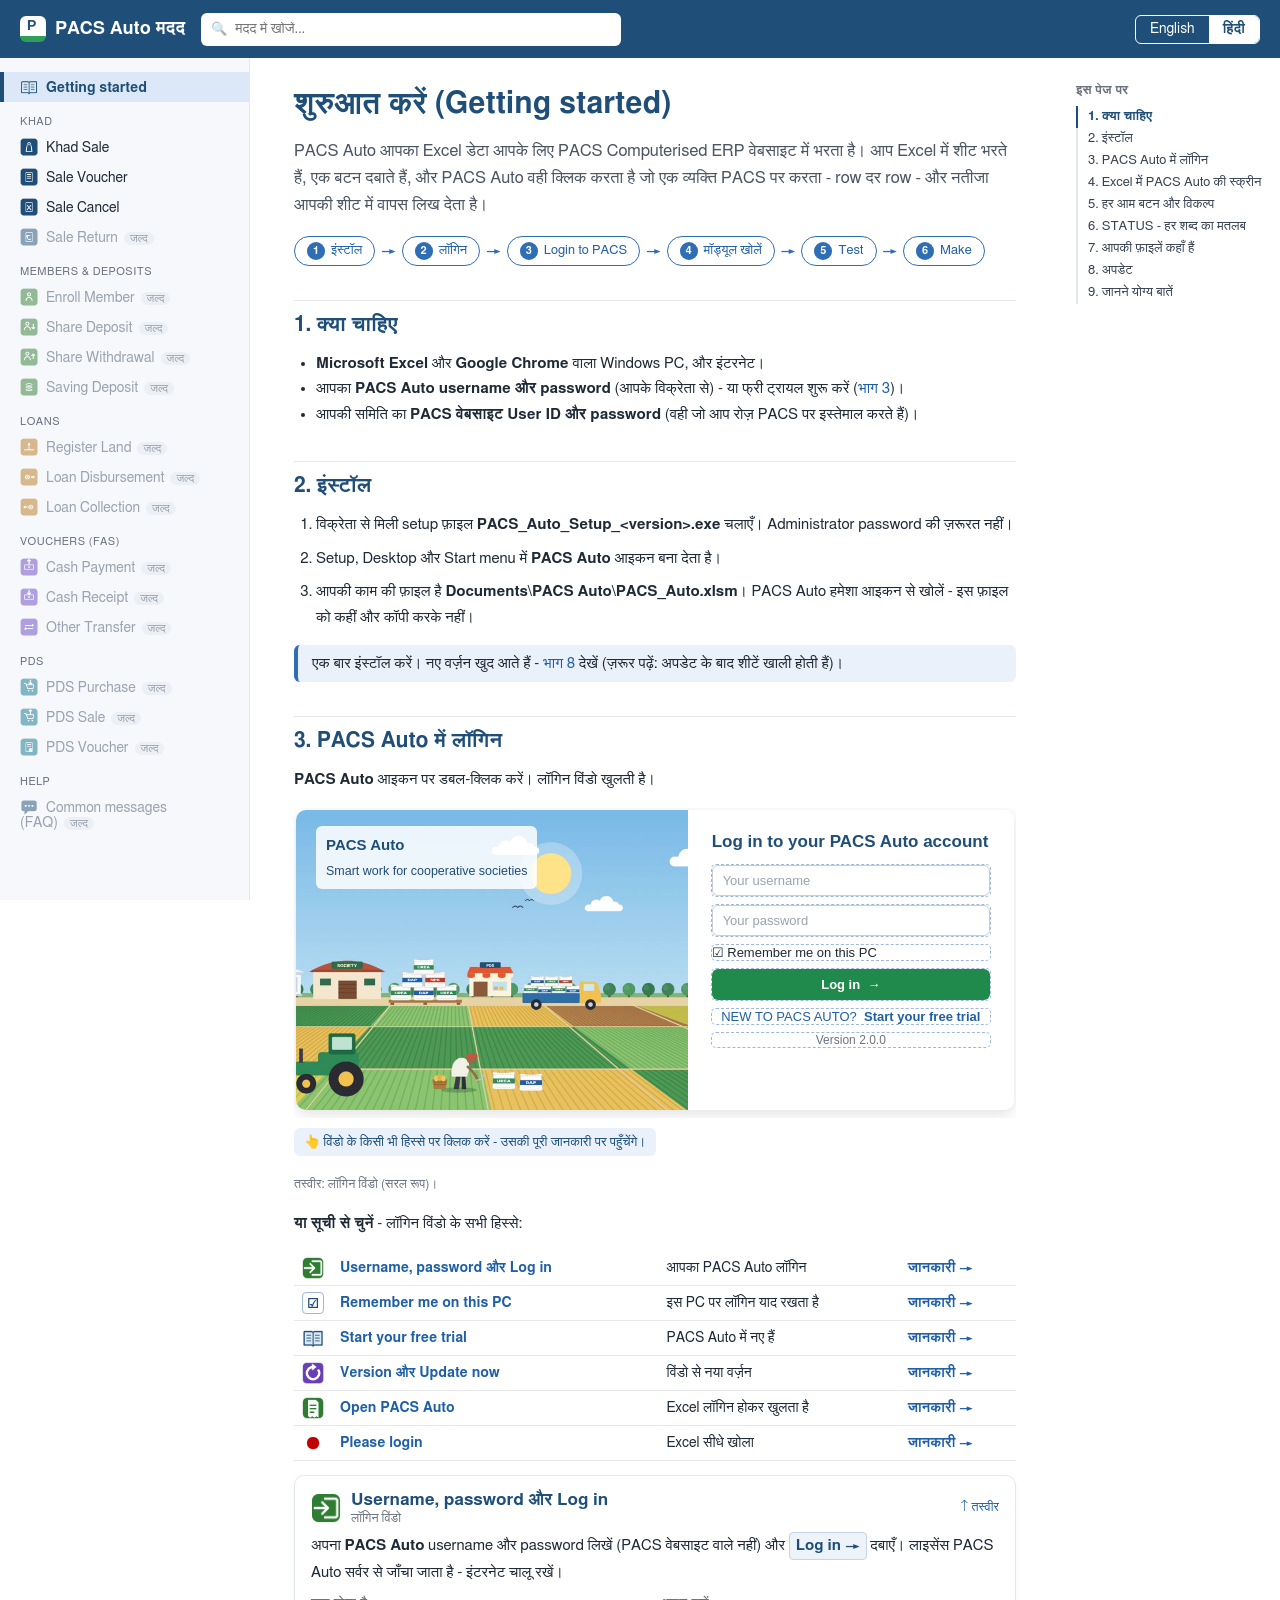
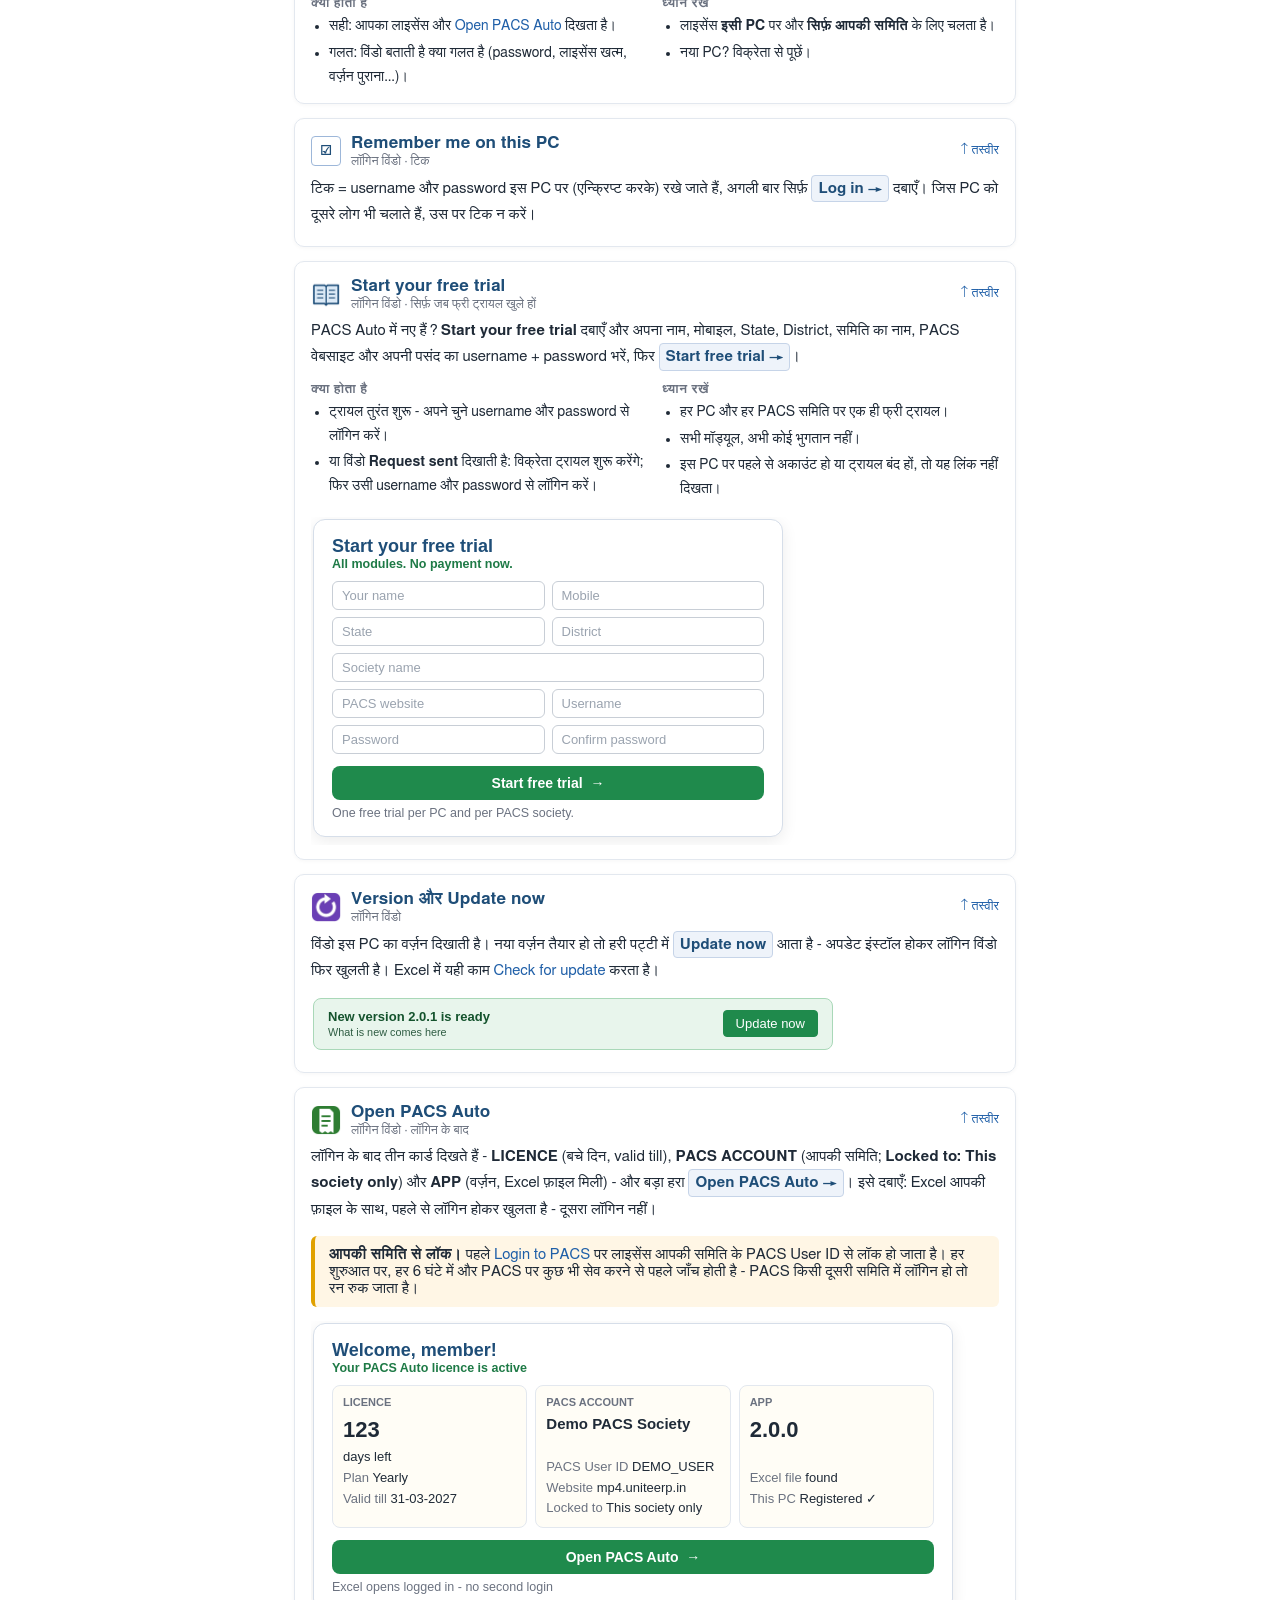
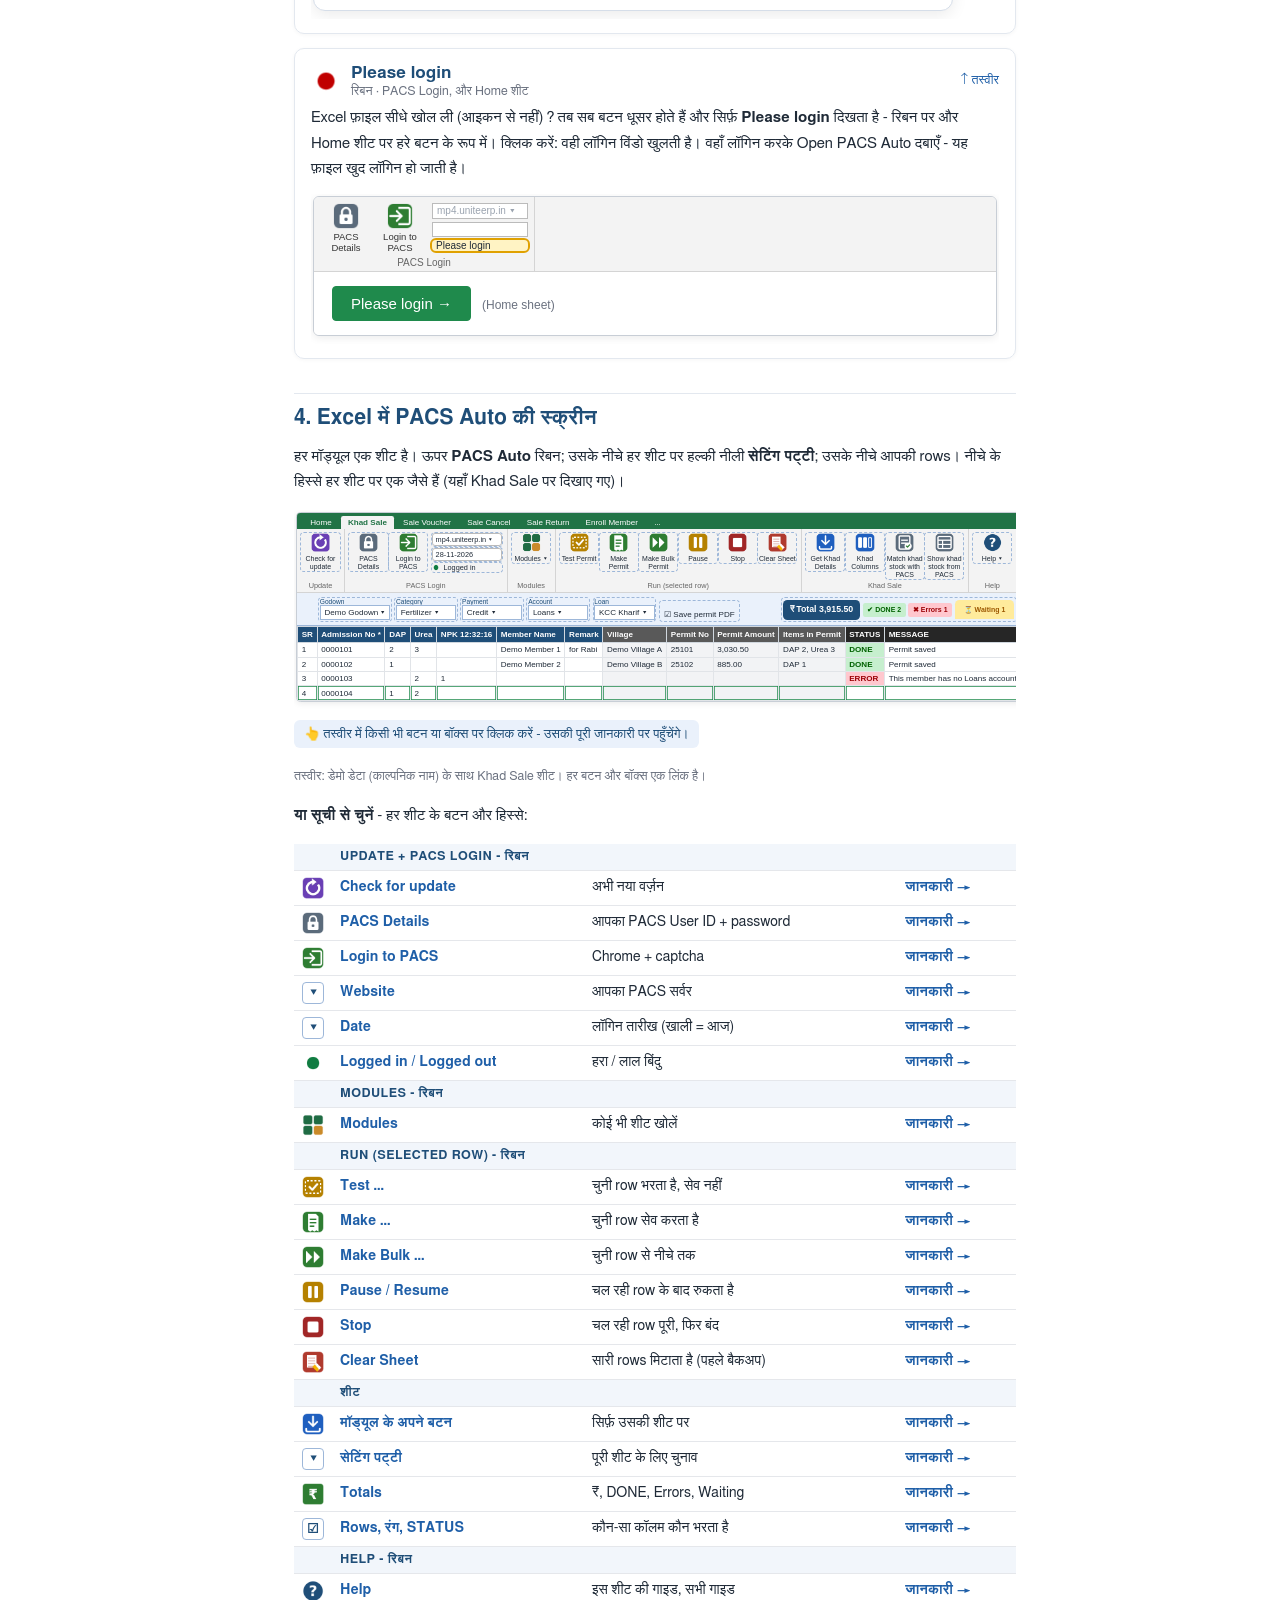
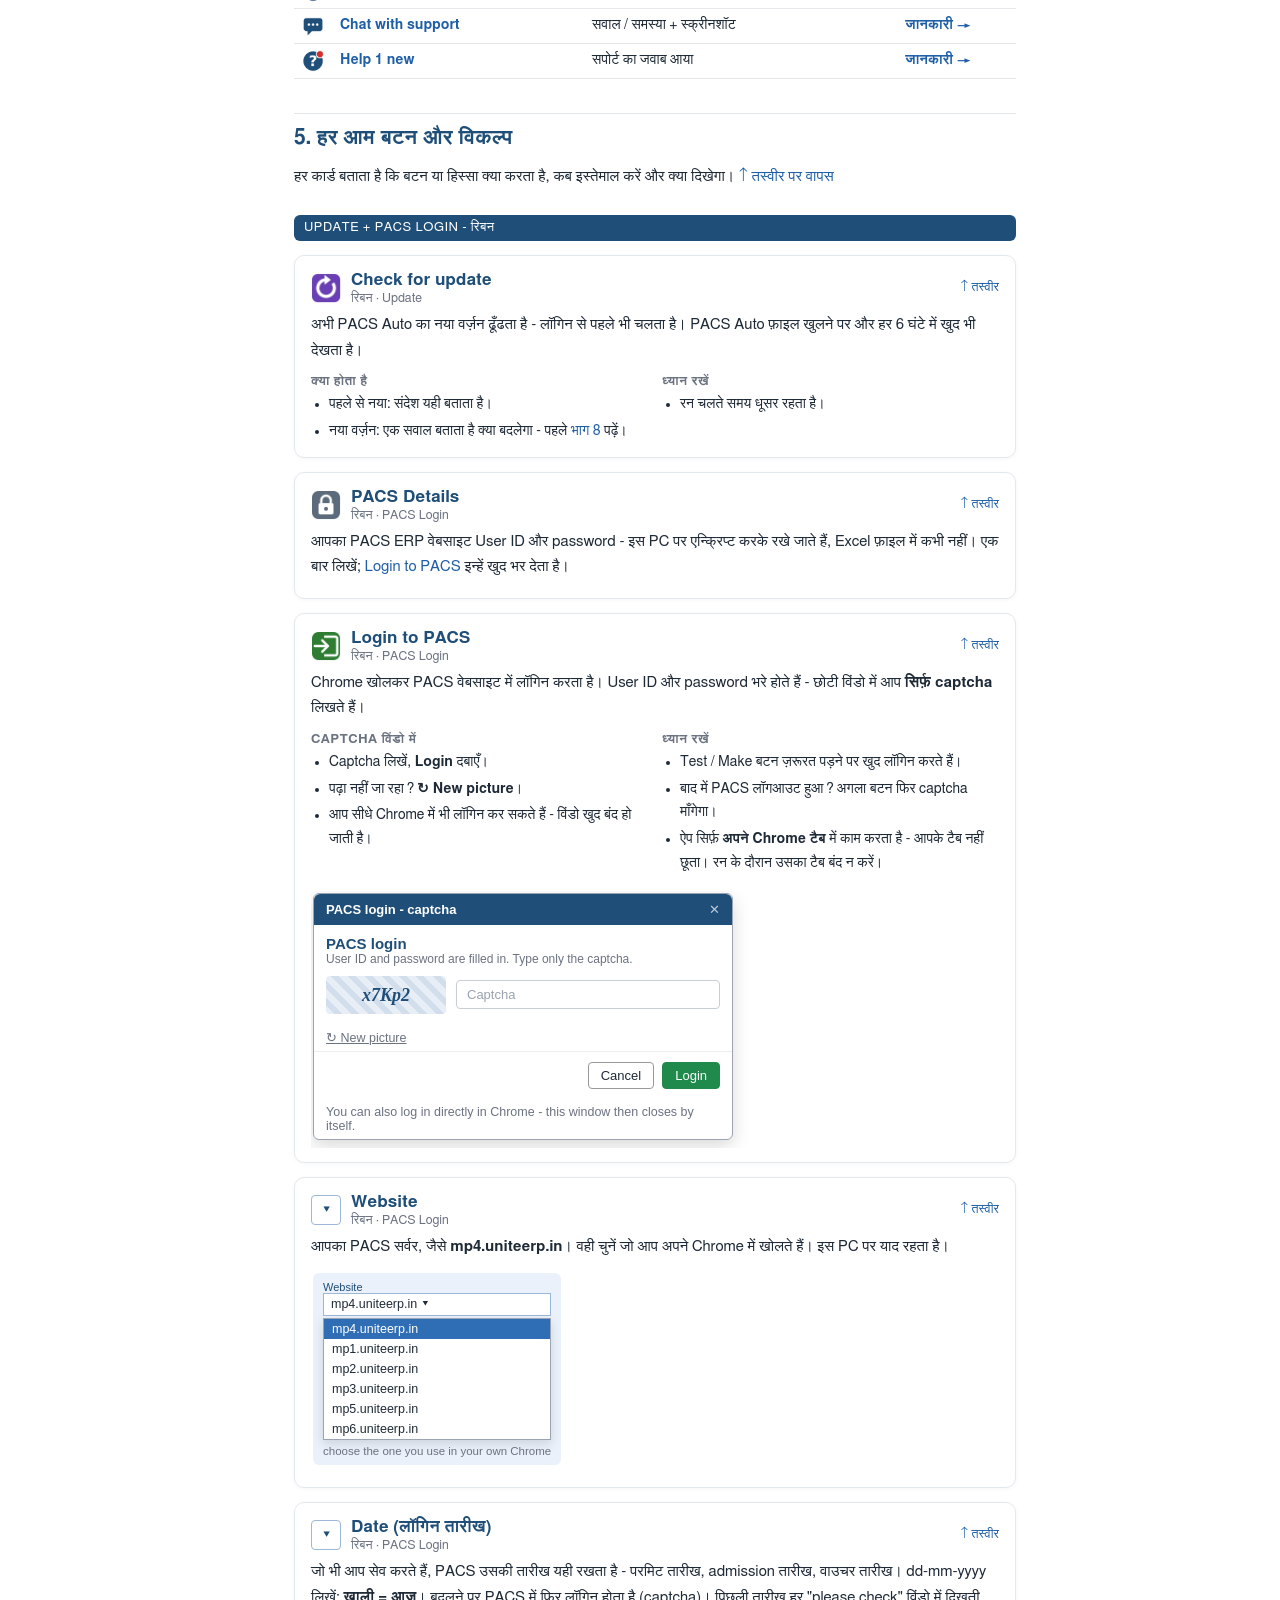
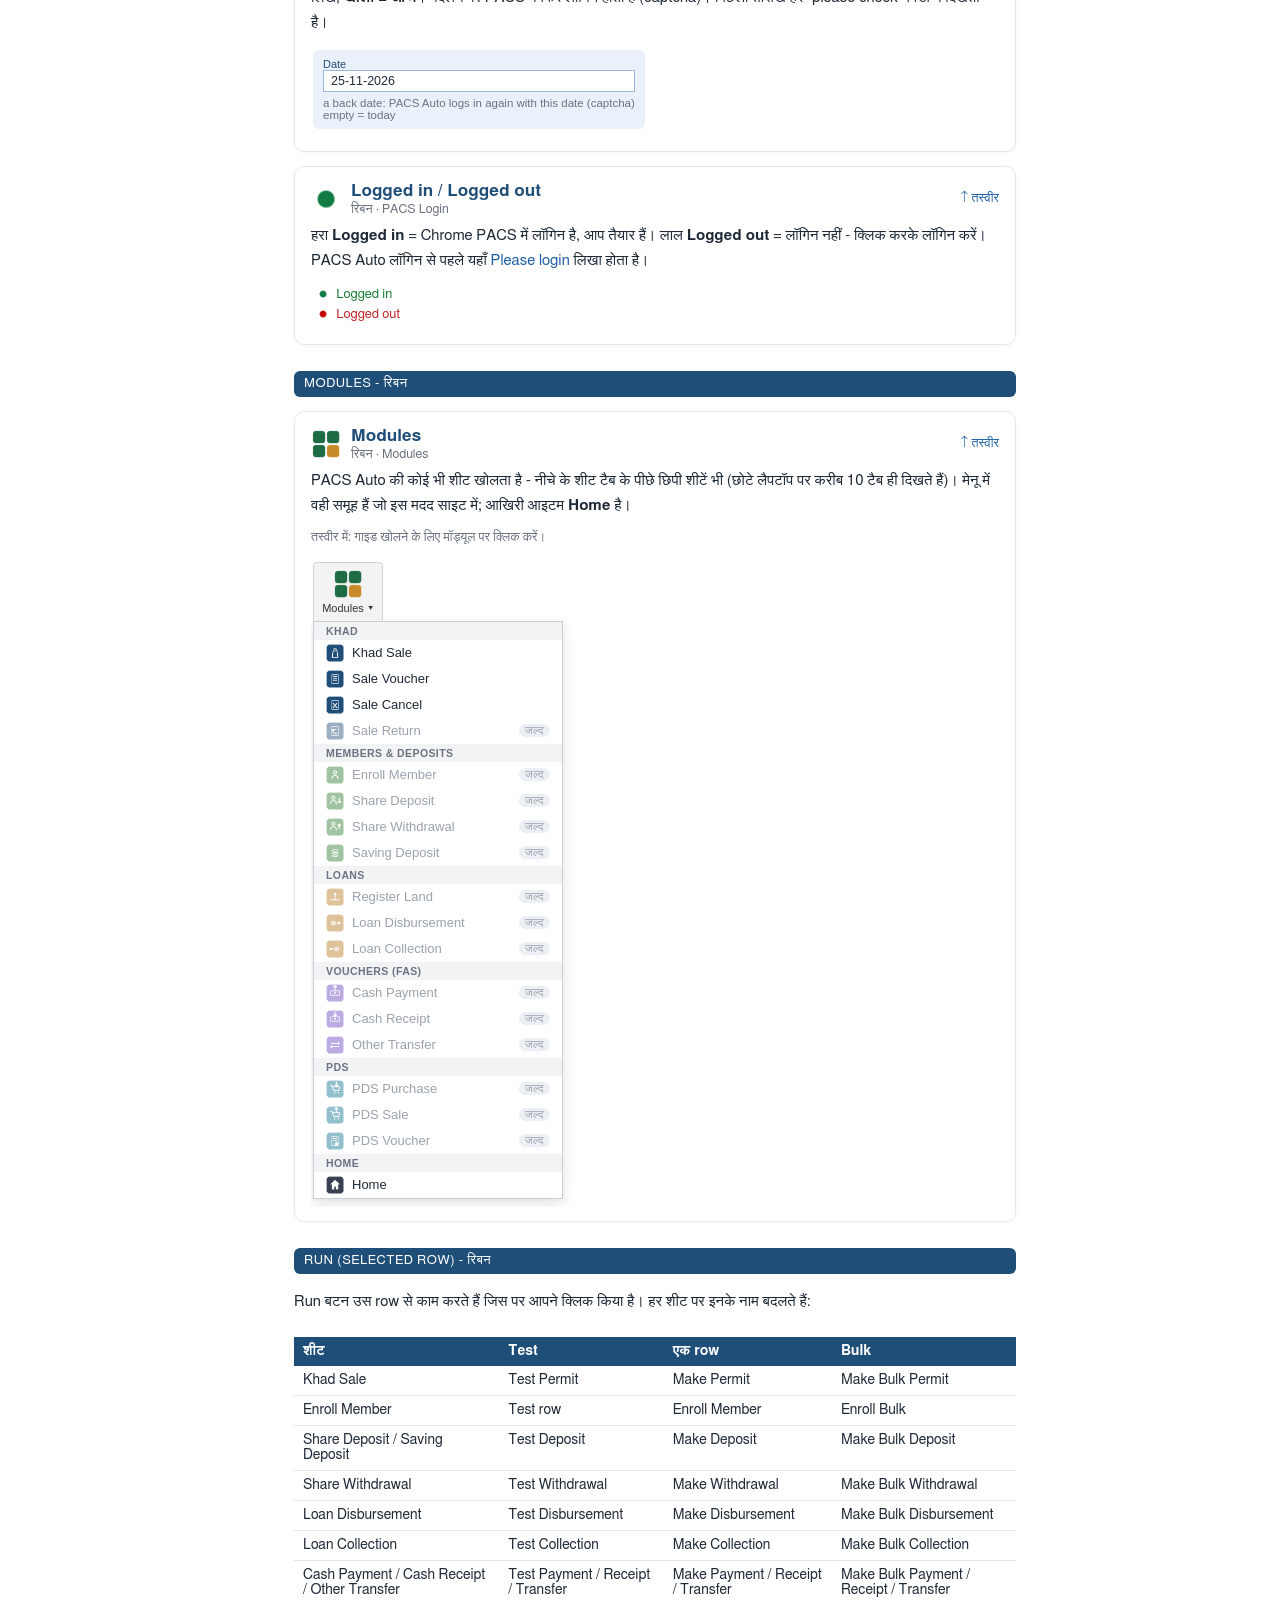
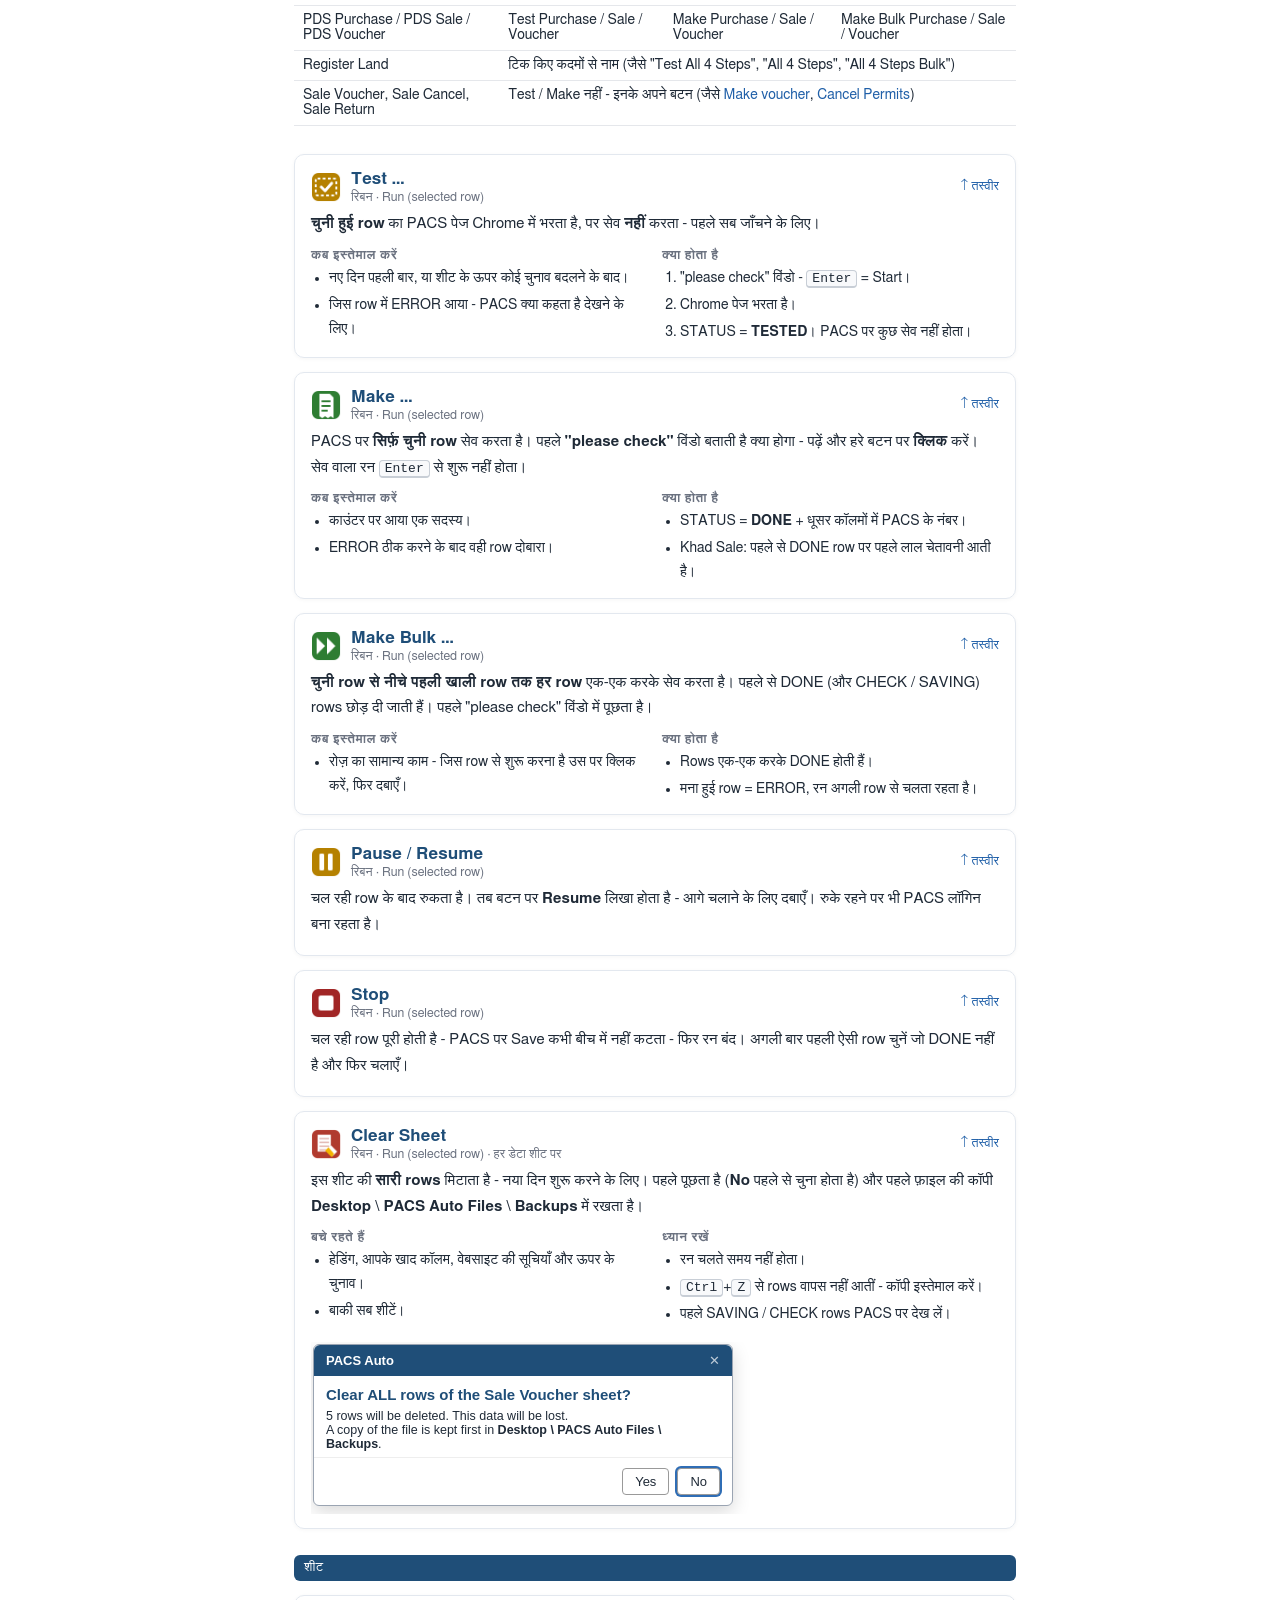
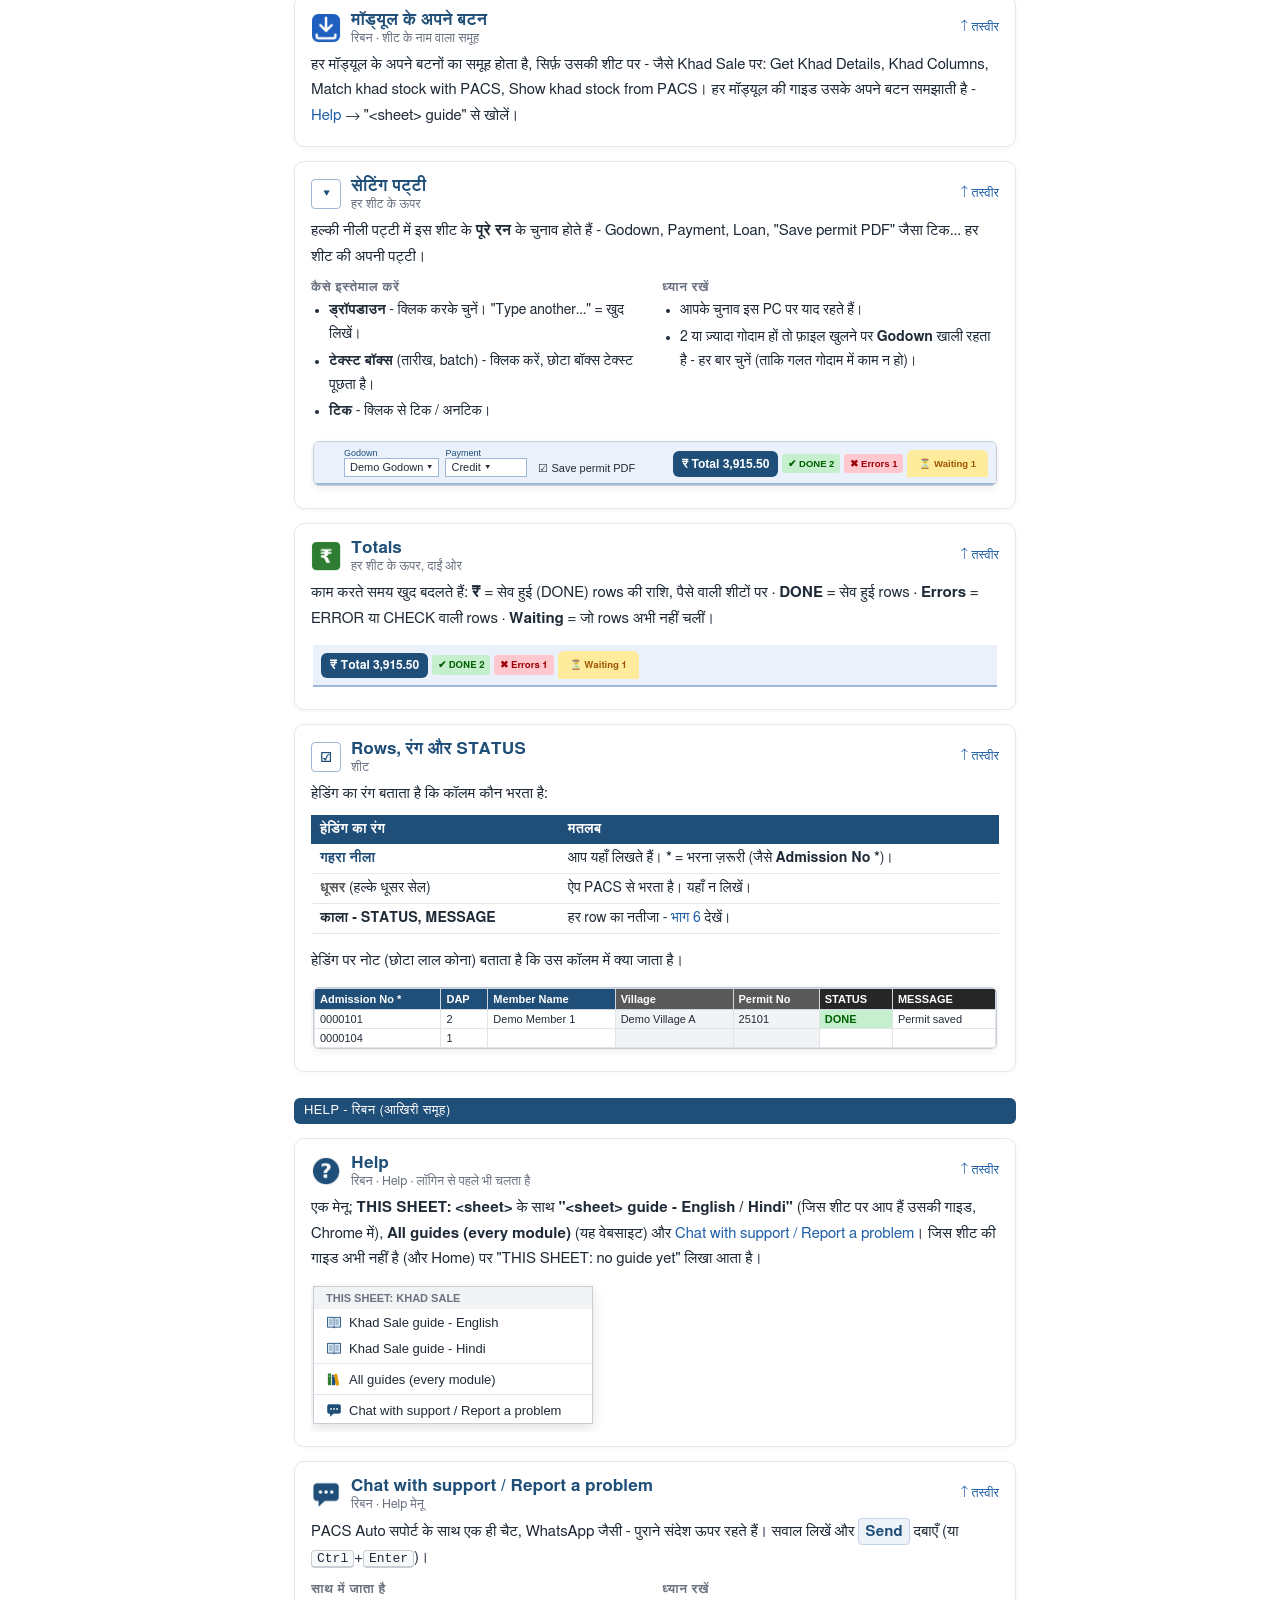
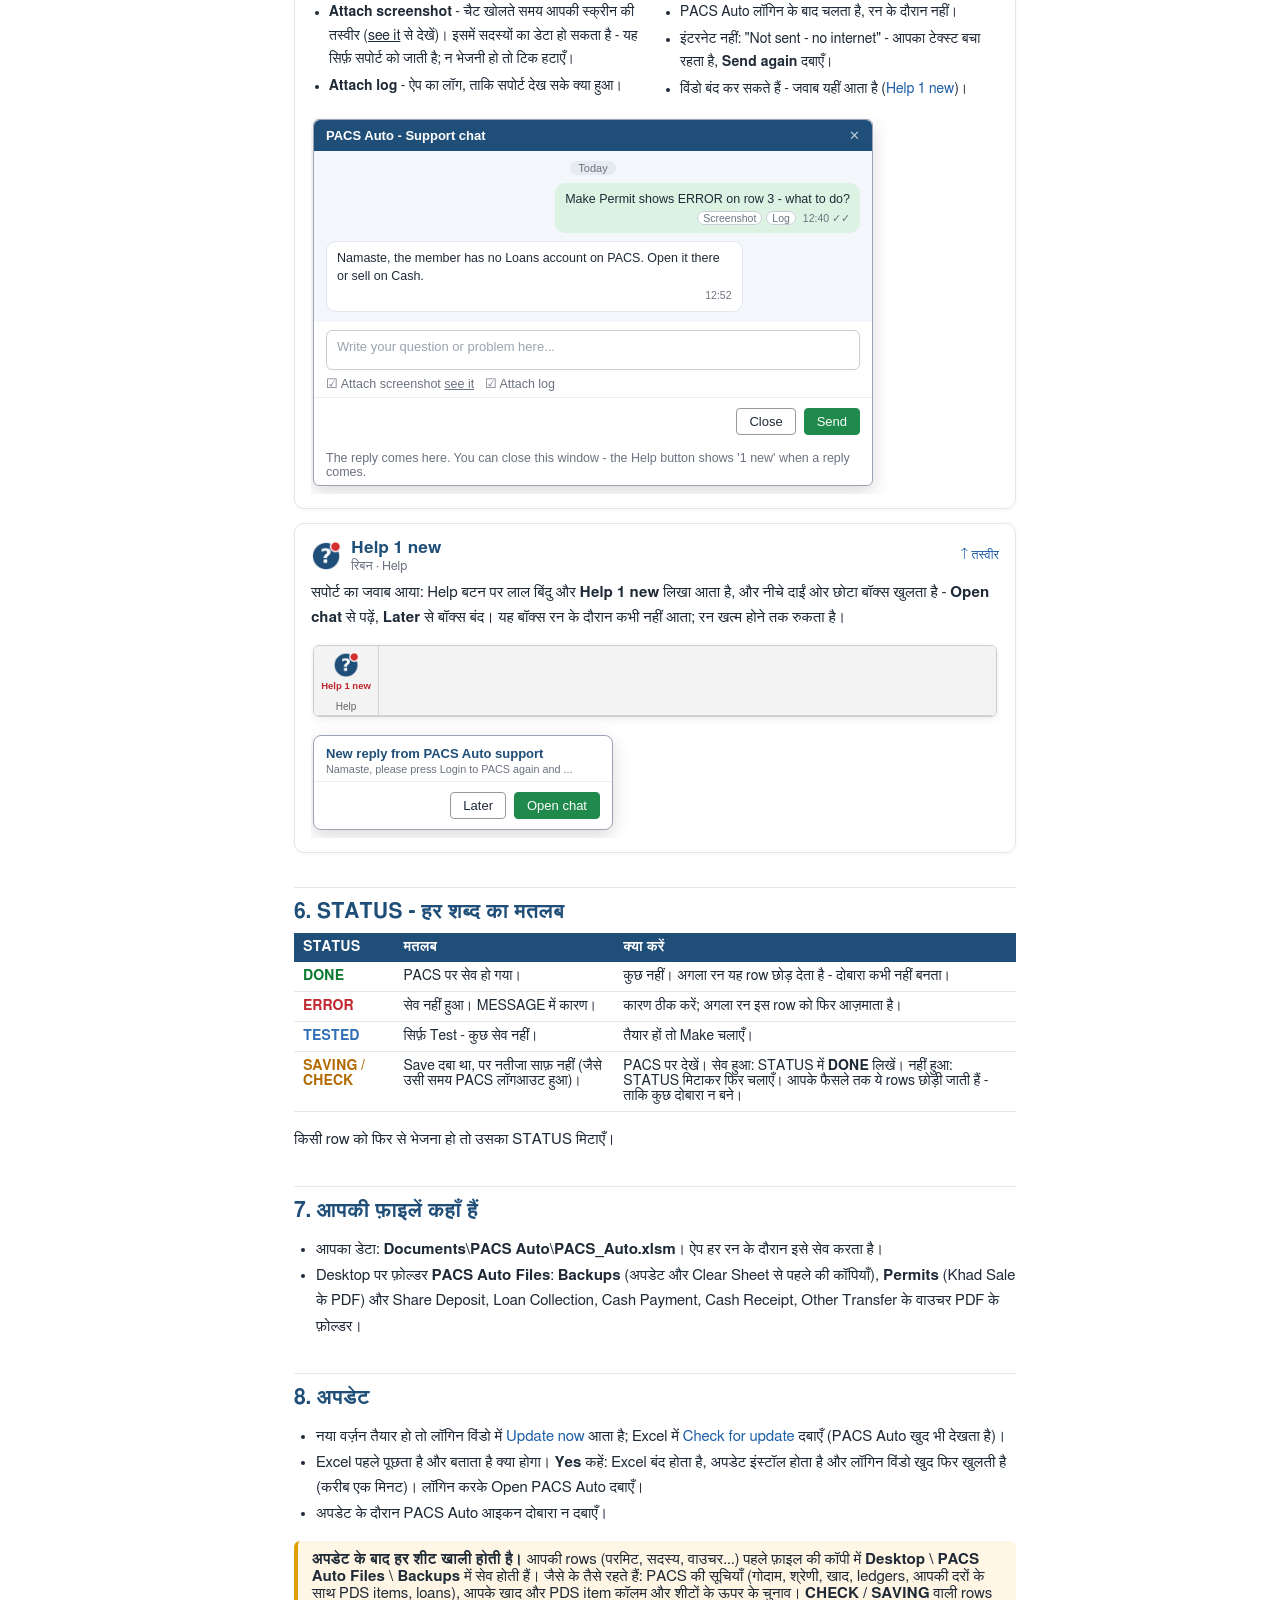
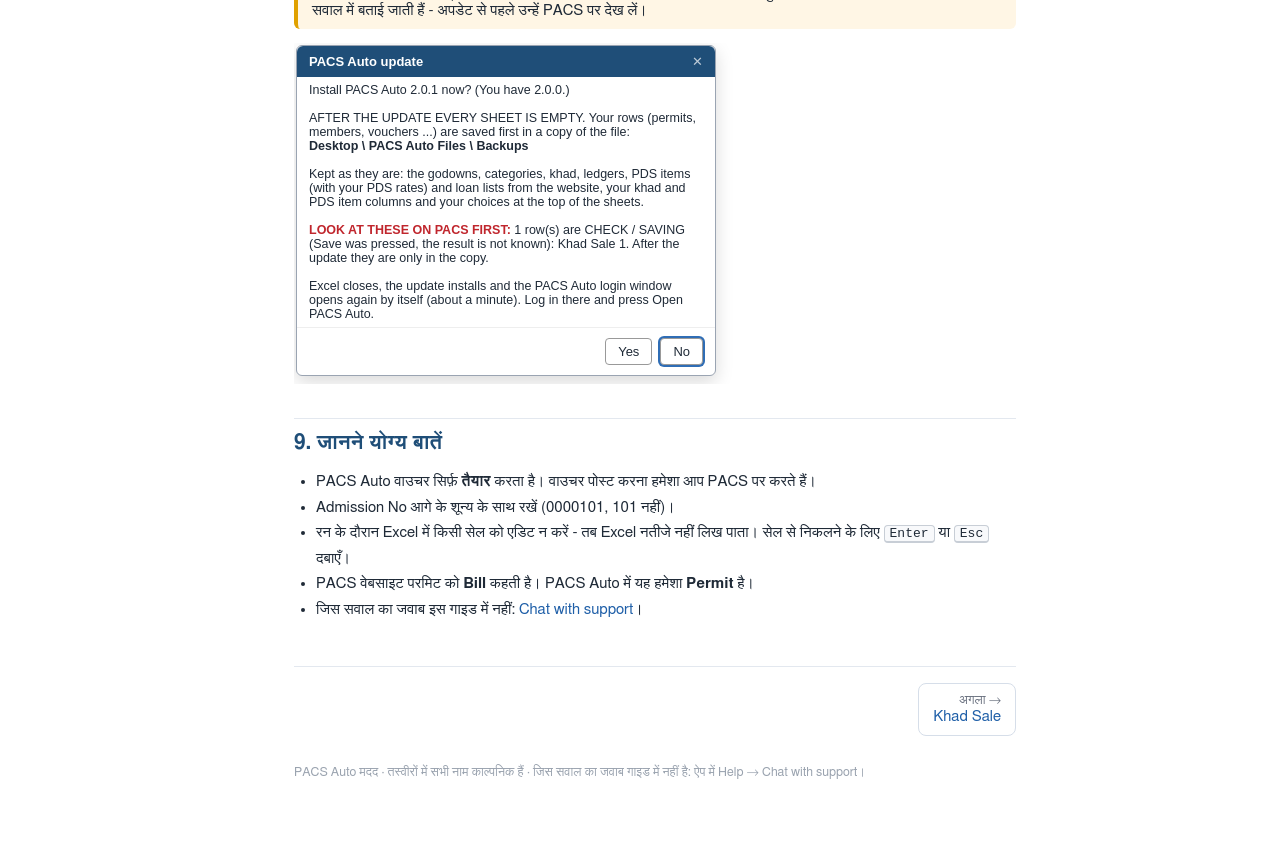
<file: hi/getting-started.html>
<!DOCTYPE html><html lang="hi"><head><meta charset="utf-8"><meta name="viewport" content="width=device-width,initial-scale=1"><title>Getting started - PACS Auto मदद</title><link rel="stylesheet" href="../site.css?v=8e6ede04"><link rel="icon" href="../favicon.svg"></head><body class="hi" data-lang="hi" data-root="../" data-v="8e6ede04"><div class="top"><button class="menu" aria-label="menu">☰</button><a class="logo" href="../hi/index.html"><i></i>PACS Auto मदद</a><div class="srch"><input type="search" placeholder="मदद में खोजें..." aria-label="search"><div class="res" data-none="कुछ नहीं मिला - दूसरा शब्द लिखें।"></div></div><div class="lt"><a href="../en/getting-started.html">English</a><a href="#" class=on>हिंदी</a></div></div><div class="wrap"><nav class="side"><a href="../hi/getting-started.html" class=on><img class="mi" width="20" height="20" src="../img/ribbon/help_book.png" alt="">Getting started</a><div class="g">Khad</div><a href="../hi/khad-sale.html"><img class="mi" src="../img/ribbon/mod_khad_sale.png" width="20" height="20" alt="">Khad Sale</a><a href="../hi/sale-voucher.html"><img class="mi" src="../img/ribbon/mod_sale_voucher.png" width="20" height="20" alt="">Sale Voucher</a><a href="../hi/sale-cancel.html"><img class="mi" src="../img/ribbon/mod_sale_cancel.png" width="20" height="20" alt="">Sale Cancel</a><span><img class="mi" src="../img/ribbon/mod_sale_return.png" width="20" height="20" alt="">Sale Return<em>जल्द</em></span><div class="g">Members & Deposits</div><span><img class="mi" src="../img/ribbon/mod_enroll_member.png" width="20" height="20" alt="">Enroll Member<em>जल्द</em></span><span><img class="mi" src="../img/ribbon/mod_share_deposit.png" width="20" height="20" alt="">Share Deposit<em>जल्द</em></span><span><img class="mi" src="../img/ribbon/mod_share_withdrawal.png" width="20" height="20" alt="">Share Withdrawal<em>जल्द</em></span><span><img class="mi" src="../img/ribbon/mod_saving_deposit.png" width="20" height="20" alt="">Saving Deposit<em>जल्द</em></span><div class="g">Loans</div><span><img class="mi" src="../img/ribbon/mod_register_land.png" width="20" height="20" alt="">Register Land<em>जल्द</em></span><span><img class="mi" src="../img/ribbon/mod_loan_disbursement.png" width="20" height="20" alt="">Loan Disbursement<em>जल्द</em></span><span><img class="mi" src="../img/ribbon/mod_loan_collection.png" width="20" height="20" alt="">Loan Collection<em>जल्द</em></span><div class="g">Vouchers (FAS)</div><span><img class="mi" src="../img/ribbon/mod_cash_payment.png" width="20" height="20" alt="">Cash Payment<em>जल्द</em></span><span><img class="mi" src="../img/ribbon/mod_cash_receipt.png" width="20" height="20" alt="">Cash Receipt<em>जल्द</em></span><span><img class="mi" src="../img/ribbon/mod_other_transfer.png" width="20" height="20" alt="">Other Transfer<em>जल्द</em></span><div class="g">PDS</div><span><img class="mi" src="../img/ribbon/mod_pds_purchase.png" width="20" height="20" alt="">PDS Purchase<em>जल्द</em></span><span><img class="mi" src="../img/ribbon/mod_pds_sale.png" width="20" height="20" alt="">PDS Sale<em>जल्द</em></span><span><img class="mi" src="../img/ribbon/mod_pds_voucher.png" width="20" height="20" alt="">PDS Voucher<em>जल्द</em></span><div class="g">Help</div><span><img class="mi" width="20" height="20" src="../img/ribbon/help_chat.png" alt="">Common messages (FAQ)<em>जल्द</em></span></nav><main class="main"><h1>शुरुआत करें (Getting started)</h1>
<p class="lead">PACS Auto आपका Excel डेटा आपके लिए PACS Computerised ERP वेबसाइट में भरता है। आप Excel में शीट भरते हैं, एक बटन दबाते हैं, और PACS Auto वही क्लिक करता है जो एक व्यक्ति PACS पर करता - row दर row - और नतीजा आपकी शीट में वापस लिख देता है।</p>
<div class="flow"><a class="fs" href="#install"><b>1</b>इंस्टॉल</a><span class="ar">→</span><a class="fs" href="#login"><b>2</b>लॉगिन</a><span class="ar">→</span><a class="fs" href="#d-login"><b>3</b>Login to PACS</a><span class="ar">→</span><a class="fs" href="#d-modules"><b>4</b>मॉड्यूल खोलें</a><span class="ar">→</span><a class="fs" href="#d-test"><b>5</b>Test</a><span class="ar">→</span><a class="fs" href="#d-make"><b>6</b>Make</a></div>

<h2 id="need">1. क्या चाहिए</h2>
<ul>
<li><b>Microsoft Excel</b> और <b>Google Chrome</b> वाला Windows PC, और इंटरनेट।</li>
<li>आपका <b>PACS Auto username और password</b> (आपके विक्रेता से) - या फ्री ट्रायल शुरू करें (<a href="#d-trial">भाग 3</a>)।</li>
<li>आपकी समिति का <b>PACS वेबसाइट User ID और password</b> (वही जो आप रोज़ PACS पर इस्तेमाल करते हैं)।</li>
</ul>

<h2 id="install">2. इंस्टॉल</h2>
<ol class="steps">
<li>विक्रेता से मिली setup फ़ाइल <b>PACS_Auto_Setup_&lt;version&gt;.exe</b> चलाएँ। Administrator password की ज़रूरत नहीं।</li>
<li>Setup, Desktop और Start menu में <b>PACS Auto</b> आइकन बना देता है।</li>
<li>आपकी काम की फ़ाइल है <b>Documents\PACS Auto\PACS_Auto.xlsm</b>। PACS Auto हमेशा आइकन से खोलें - इस फ़ाइल को कहीं और कॉपी करके नहीं।</li>
</ol>
<div class="note">एक बार इंस्टॉल करें। नए वर्ज़न खुद आते हैं - <a href="#update">भाग 8</a> देखें (ज़रूर पढ़ें: अपडेट के बाद शीटें खाली होती हैं)।</div>

<h2 id="login">3. PACS Auto में लॉगिन</h2>
<p><b>PACS Auto</b> आइकन पर डबल-क्लिक करें। लॉगिन विंडो खुलती है।</p>
<div class="fig"><div class="lw hotfig"><div class="art"><p>PACS Auto<br><small style="font-weight:400">Smart work for cooperative societies</small></p></div><div class="card2"><h4>Log in to your PACS Auto account</h4><a class="hot" href="#d-applogin"><div class="in2">Your username</div></a><a class="hot" href="#d-applogin"><div class="in2">Your password</div></a><a class="hot" href="#d-remember">☑ Remember me on this PC</a><a class="hot" href="#d-applogin"><div class="go">Log in &nbsp;→</div></a><a class="hot lnk" href="#d-trial">NEW TO PACS AUTO? &nbsp;<b>Start your free trial</b></a><a class="hot" href="#d-appupdate" style="color:#6b7280;font-size:12px;text-align:center">Version 2.0.0</a></div></div></div>
<div class="hint">👆 विंडो के किसी भी हिस्से पर क्लिक करें - उसकी पूरी जानकारी पर पहुँचेंगे।</div>
<p class="cap">तस्वीर: लॉगिन विंडो (सरल रूप)।</p>

<p><b>या सूची से चुनें</b> - लॉगिन विंडो के सभी हिस्से:</p>
<table class="blist">
<tr><td><img class="ic" src="../img/ribbon/login.png" alt=""></td><td><a href="#d-applogin"><b>Username, password और Log in</b></a></td><td>आपका PACS Auto लॉगिन</td><td><a class="go" href="#d-applogin">जानकारी →</a></td></tr><tr><td><i class="ic box">☑</i></td><td><a href="#d-remember"><b>Remember me on this PC</b></a></td><td>इस PC पर लॉगिन याद रखता है</td><td><a class="go" href="#d-remember">जानकारी →</a></td></tr><tr><td><img class="ic" src="../img/ribbon/help_book.png" alt=""></td><td><a href="#d-trial"><b>Start your free trial</b></a></td><td>PACS Auto में नए हैं</td><td><a class="go" href="#d-trial">जानकारी →</a></td></tr><tr><td><img class="ic" src="../img/ribbon/update.png" alt=""></td><td><a href="#d-appupdate"><b>Version और Update now</b></a></td><td>विंडो से नया वर्ज़न</td><td><a class="go" href="#d-appupdate">जानकारी →</a></td></tr><tr><td><img class="ic" src="../img/ribbon/make.png" alt=""></td><td><a href="#d-open"><b>Open PACS Auto</b></a></td><td>Excel लॉगिन होकर खुलता है</td><td><a class="go" href="#d-open">जानकारी →</a></td></tr><tr><td><img class="ic" src="../img/ribbon/dot_red.png" alt=""></td><td><a href="#d-pleaselogin"><b>Please login</b></a></td><td>Excel सीधे खोला</td><td><a class="go" href="#d-pleaselogin">जानकारी →</a></td></tr>
</table>

<div class="bd" id="d-applogin"><div class="bdh"><img class="ic" src="../img/ribbon/login.png" alt=""><div><b>Username, password और Log in</b><small>लॉगिन विंडो</small></div><a class="up" href="#login">↑ तस्वीर</a></div>
<p>अपना <b>PACS Auto</b> username और password लिखें (PACS वेबसाइट वाले नहीं) और <span class="btn">Log in →</span> दबाएँ। लाइसेंस PACS Auto सर्वर से जाँचा जाता है - इंटरनेट चालू रखें।</p>
<div class="bdg"><div><h4>क्या होता है</h4><ul><li>सही: आपका लाइसेंस और <a href="#d-open">Open PACS Auto</a> दिखता है।</li><li>गलत: विंडो बताती है क्या गलत है (password, लाइसेंस खत्म, वर्ज़न पुराना...)।</li></ul></div>
<div><h4>ध्यान रखें</h4><ul><li>लाइसेंस <b>इसी PC</b> पर और <b>सिर्फ़ आपकी समिति</b> के लिए चलता है।</li><li>नया PC? विक्रेता से पूछें।</li></ul></div></div>
</div>

<div class="bd" id="d-remember"><div class="bdh"><i class="ic box">☑</i><div><b>Remember me on this PC</b><small>लॉगिन विंडो · टिक</small></div><a class="up" href="#login">↑ तस्वीर</a></div>
<p>टिक = username और password इस PC पर (एन्क्रिप्ट करके) रखे जाते हैं, अगली बार सिर्फ़ <span class="btn">Log in →</span> दबाएँ। जिस PC को दूसरे लोग भी चलाते हैं, उस पर टिक न करें।</p>
</div>

<div class="bd" id="d-trial"><div class="bdh"><img class="ic" src="../img/ribbon/help_book.png" alt=""><div><b>Start your free trial</b><small>लॉगिन विंडो · सिर्फ़ जब फ्री ट्रायल खुले हों</small></div><a class="up" href="#login">↑ तस्वीर</a></div>
<p>PACS Auto में नए हैं? <b>Start your free trial</b> दबाएँ और अपना नाम, मोबाइल, State, District, समिति का नाम, PACS वेबसाइट और अपनी पसंद का username + password भरें, फिर <span class="btn">Start free trial →</span>।</p>
<div class="bdg"><div><h4>क्या होता है</h4><ul><li>ट्रायल तुरंत शुरू - अपने चुने username और password से लॉगिन करें।</li><li>या विंडो <b>Request sent</b> दिखाती है: विक्रेता ट्रायल शुरू करेंगे; फिर उसी username और password से लॉगिन करें।</li></ul></div>
<div><h4>ध्यान रखें</h4><ul><li>हर PC और हर PACS समिति पर एक ही फ्री ट्रायल।</li><li>सभी मॉड्यूल, अभी कोई भुगतान नहीं।</li><li>इस PC पर पहले से अकाउंट हो या ट्रायल बंद हों, तो यह लिंक नहीं दिखता।</li></ul></div></div>
<div class="fig"><div class="aw" style="max-width:470px"><div class="ah">Start your free trial<small>All modules. No payment now.</small></div><div class="tf"><span>Your name</span><span>Mobile</span><span>State</span><span>District</span><span class="w2">Society name</span><span>PACS website</span><span>Username</span><span>Password</span><span>Confirm password</span></div><div class="go2">Start free trial &nbsp;→</div><div class="cap" style="margin:6px 0 0">One free trial per PC and per PACS society.</div></div></div>
</div>

<div class="bd" id="d-appupdate"><div class="bdh"><img class="ic" src="../img/ribbon/update.png" alt=""><div><b>Version और Update now</b><small>लॉगिन विंडो</small></div><a class="up" href="#login">↑ तस्वीर</a></div>
<p>विंडो इस PC का वर्ज़न दिखाती है। नया वर्ज़न तैयार हो तो हरी पट्टी में <span class="btn">Update now</span> आता है - अपडेट इंस्टॉल होकर लॉगिन विंडो फिर खुलती है। Excel में यही काम <a href="#d-update">Check for update</a> करता है।</p>
<div class="fig"><div class="upd"><div><b>New version 2.0.1 is ready</b><small>What is new comes here</small></div><span class="bt pr">Update now</span></div></div>
</div>

<div class="bd" id="d-open"><div class="bdh"><img class="ic" src="../img/ribbon/make.png" alt=""><div><b>Open PACS Auto</b><small>लॉगिन विंडो · लॉगिन के बाद</small></div><a class="up" href="#login">↑ तस्वीर</a></div>
<p>लॉगिन के बाद तीन कार्ड दिखते हैं - <b>LICENCE</b> (बचे दिन, valid till), <b>PACS ACCOUNT</b> (आपकी समिति; <b>Locked to: This society only</b>) और <b>APP</b> (वर्ज़न, Excel फ़ाइल मिली) - और बड़ा हरा <span class="btn">Open PACS Auto →</span>। इसे दबाएँ: Excel आपकी फ़ाइल के साथ, पहले से लॉगिन होकर खुलता है - दूसरा लॉगिन नहीं।</p>
<div class="note warn"><b>आपकी समिति से लॉक।</b> पहले <a href="#d-login">Login to PACS</a> पर लाइसेंस आपकी समिति के PACS User ID से लॉक हो जाता है। हर शुरुआत पर, हर 6 घंटे में और PACS पर कुछ भी सेव करने से पहले जाँच होती है - PACS किसी दूसरी समिति में लॉगिन हो तो रन रुक जाता है।</div>
<div class="fig"><div class="aw"><div class="ah">Welcome, member!<small>Your PACS Auto licence is active</small></div><div class="ac"><div><b>LICENCE</b><i>123</i> days left<br><span>Plan</span> Yearly<br><span>Valid till</span> 31-03-2027</div><div><b>PACS ACCOUNT</b><i style="font-size:15px">Demo PACS Society</i><br><span>PACS User ID</span> DEMO_USER<br><span>Website</span> mp4.uniteerp.in<br><span>Locked to</span> This society only</div><div><b>APP</b><i>2.0.0</i><br><span>Excel file</span> found<br><span>This PC</span> Registered ✓</div></div><div class="go2">Open PACS Auto &nbsp;→</div><div class="cap" style="margin:6px 0 0">Excel opens logged in - no second login</div></div></div>
</div>

<div class="bd" id="d-pleaselogin"><div class="bdh"><img class="ic" src="../img/ribbon/dot_red.png" alt=""><div><b>Please login</b><small>रिबन · PACS Login, और Home शीट</small></div><a class="up" href="#login">↑ तस्वीर</a></div>
<p>Excel फ़ाइल सीधे खोल ली (आइकन से नहीं)? तब सब बटन धूसर होते हैं और सिर्फ़ <b>Please login</b> दिखता है - रिबन पर और Home शीट पर हरे बटन के रूप में। क्लिक करें: वही लॉगिन विंडो खुलती है। वहाँ लॉगिन करके Open PACS Auto दबाएँ - यह फ़ाइल खुद लॉगिन हो जाती है।</p>
<div class="fig"><div class="xl"><div class="rib" style="min-height:70px"><div class="grp"><div class="btns"><div class="b"><img class="ic" src="../img/ribbon/details.png" alt="">PACS Details</div><div class="b"><img class="ic" src="../img/ribbon/login.png" alt="">Login to PACS</div><div class="vbox"><span class="dd" style="color:#9aa3af">mp4.uniteerp.in ▾</span><span class="dd" style="color:#9aa3af">&nbsp;</span><span class="glow" style="padding:0 4px">Please login</span></div></div><div class="gl">PACS Login</div></div></div><div style="padding:14px 18px;background:#fff"><span class="bt pr" style="font-size:15px;padding:8px 18px">Please login →</span> <span style="color:#6b7280;font-size:12px;margin-left:8px">(Home sheet)</span></div></div></div>
</div>

<h2 id="screen">4. Excel में PACS Auto की स्क्रीन</h2>
<p>हर मॉड्यूल एक शीट है। ऊपर <b>PACS Auto</b> रिबन; उसके नीचे हर शीट पर हल्की नीली <b>सेटिंग पट्टी</b>; उसके नीचे आपकी rows। नीचे के हिस्से हर शीट पर एक जैसे हैं (यहाँ Khad Sale पर दिखाए गए)।</p>
<div class="fig"><div class="xl hotfig"><div class="tabsbar"><span>Home</span><span class=on>Khad Sale</span><span>Sale Voucher</span><span>Sale Cancel</span><span>Sale Return</span><span>Enroll Member</span><span>...</span></div><div class="rib"><div class="grp"><div class="btns"><a class="hot b" href="#d-update" title="Check for update - see details"><img class="ic" src="../img/ribbon/update.png" alt="">Check for update</a></div><div class="gl">Update</div></div><div class="grp"><div class="btns"><a class="hot b" href="#d-details" title="PACS Details - see details"><img class="ic" src="../img/ribbon/details.png" alt="">PACS Details</a><a class="hot b" href="#d-login" title="Login to PACS - see details"><img class="ic" src="../img/ribbon/login.png" alt="">Login to PACS</a><div class="vbox"><a class="hot dd" href="#d-website">mp4.uniteerp.in ▾</a><a class="hot dd" href="#d-date">28-11-2026</a><a class="hot ok" href="#d-dot"><img class="ic" src="../img/ribbon/dot_green.png" alt="">Logged in</a></div></div><div class="gl">PACS Login</div></div><div class="grp"><div class="btns"><a class="hot b" href="#d-modules" title="Modules ▾ - see details"><img class="ic" src="../img/ribbon/modules.png" alt="">Modules ▾</a></div><div class="gl">Modules</div></div><div class="grp"><div class="btns"><a class="hot b" href="#d-test" title="Test Permit - see details"><img class="ic" src="../img/ribbon/test.png" alt="">Test Permit</a><a class="hot b" href="#d-make" title="Make Permit - see details"><img class="ic" src="../img/ribbon/make.png" alt="">Make Permit</a><a class="hot b" href="#d-bulk" title="Make Bulk Permit - see details"><img class="ic" src="../img/ribbon/bulk.png" alt="">Make Bulk Permit</a><a class="hot b" href="#d-pause" title="Pause - see details"><img class="ic" src="../img/ribbon/pause.png" alt="">Pause</a><a class="hot b" href="#d-stop" title="Stop - see details"><img class="ic" src="../img/ribbon/stop.png" alt="">Stop</a><a class="hot b" href="#d-clear" title="Clear Sheet - see details"><img class="ic" src="../img/ribbon/clear.png" alt="">Clear Sheet</a></div><div class="gl">Run (selected row)</div></div><div class="grp"><div class="btns"><a class="hot b" href="#d-modgroup" title="Get Khad Details - see details"><img class="ic" src="../img/ribbon/get.png" alt="">Get Khad Details</a><a class="hot b" href="#d-modgroup" title="Khad Columns - see details"><img class="ic" src="../img/ribbon/columns.png" alt="">Khad Columns</a><a class="hot b" href="#d-modgroup" title="Match khad stock with PACS - see details"><img class="ic" src="../img/ribbon/check.png" alt="">Match khad stock with PACS</a><a class="hot b" href="#d-modgroup" title="Show khad stock from PACS - see details"><img class="ic" src="../img/ribbon/show.png" alt="">Show khad stock from PACS</a></div><div class="gl">Khad Sale</div></div><div class="grp"><div class="btns"><a class="hot b" href="#d-help" title="Help ▾ - see details"><img class="ic" src="../img/ribbon/help.png" alt="">Help ▾</a></div><div class="gl">Help</div></div></div><div class="band"><a class="hot bx" href="#d-band" title="Godown - see details"><small>Godown</small><span>Demo Godown ▾</span></a><a class="hot bx" href="#d-band" title="Category - see details"><small>Category</small><span>Fertilizer ▾</span></a><a class="hot bx" href="#d-band" title="Payment - see details"><small>Payment</small><span>Credit ▾</span></a><a class="hot bx" href="#d-band" title="Account - see details"><small>Account</small><span>Loans ▾</span></a><a class="hot bx" href="#d-band" title="Loan - see details"><small>Loan</small><span>KCC Kharif ▾</span></a><a class="hot bx tick" href="#d-band" title="☑ Save permit PDF - see details"><small>&nbsp;</small><span>☑ Save permit PDF</span></a><a class="hot tiles" href="#d-tiles" title="Totals - see details"><span class="tl money">₹ Total 3,915.50</span><span class="tl dn">✔ DONE 2</span><span class="tl er">✖ Errors 1</span><span class="tl wt">⏳ Waiting 1</span></a></div><a class="hot sheetlink" href="#d-sheet" title="The sheet - see details"><table class="sh"><tr><th class="ty">SR</th><th class="ty">Admission No *</th><th class="ty">DAP</th><th class="ty">Urea</th><th class="ty">NPK 12:32:16</th><th class="ty">Member Name</th><th class="ty">Remark</th><th class="ap">Village</th><th class="ap">Permit No</th><th class="ap">Permit Amount</th><th class="ap">Items in Permit</th><th class="rs">STATUS</th><th class="rs">MESSAGE</th></tr><tr><td>1</td><td>0000101</td><td>2</td><td>3</td><td></td><td>Demo Member 1</td><td>for Rabi</td><td class="a">Demo Village A</td><td class="a">25101</td><td class="a">3,030.50</td><td class="a">DAP 2, Urea 3</td><td class="d">DONE</td><td>Permit saved</td></tr><tr><td>2</td><td>0000102</td><td>1</td><td></td><td></td><td>Demo Member 2</td><td></td><td class="a">Demo Village B</td><td class="a">25102</td><td class="a">885.00</td><td class="a">DAP 1</td><td class="d">DONE</td><td>Permit saved</td></tr><tr><td>3</td><td>0000103</td><td></td><td>2</td><td>1</td><td></td><td></td><td class="a"></td><td class="a"></td><td class="a"></td><td class="a"></td><td class="e">ERROR</td><td>This member has no Loans account</td></tr><tr class=sel><td>4</td><td>0000104</td><td>1</td><td>2</td><td></td><td></td><td></td><td class="a"></td><td class="a"></td><td class="a"></td><td class="a"></td><td></td><td></td></tr></table></a></div></div>
<div class="hint">👆 तस्वीर में किसी भी बटन या बॉक्स पर क्लिक करें - उसकी पूरी जानकारी पर पहुँचेंगे।</div>
<p class="cap">तस्वीर: डेमो डेटा (काल्पनिक नाम) के साथ Khad Sale शीट। हर बटन और बॉक्स एक लिंक है।</p>
<p><b>या सूची से चुनें</b> - हर शीट के बटन और हिस्से:</p>
<table class="blist">
<tr class="grow"><td></td><td colspan="3">Update + PACS Login - रिबन</td></tr>
<tr><td><img class="ic" src="../img/ribbon/update.png" alt=""></td><td><a href="#d-update"><b>Check for update</b></a></td><td>अभी नया वर्ज़न</td><td><a class="go" href="#d-update">जानकारी →</a></td></tr>
<tr><td><img class="ic" src="../img/ribbon/details.png" alt=""></td><td><a href="#d-details"><b>PACS Details</b></a></td><td>आपका PACS User ID + password</td><td><a class="go" href="#d-details">जानकारी →</a></td></tr>
<tr><td><img class="ic" src="../img/ribbon/login.png" alt=""></td><td><a href="#d-login"><b>Login to PACS</b></a></td><td>Chrome + captcha</td><td><a class="go" href="#d-login">जानकारी →</a></td></tr>
<tr><td><i class="ic box">▾</i></td><td><a href="#d-website"><b>Website</b></a></td><td>आपका PACS सर्वर</td><td><a class="go" href="#d-website">जानकारी →</a></td></tr>
<tr><td><i class="ic box">▾</i></td><td><a href="#d-date"><b>Date</b></a></td><td>लॉगिन तारीख (खाली = आज)</td><td><a class="go" href="#d-date">जानकारी →</a></td></tr>
<tr><td><img class="ic" src="../img/ribbon/dot_green.png" alt=""></td><td><a href="#d-dot"><b>Logged in / Logged out</b></a></td><td>हरा / लाल बिंदु</td><td><a class="go" href="#d-dot">जानकारी →</a></td></tr>
<tr class="grow"><td></td><td colspan="3">Modules - रिबन</td></tr>
<tr><td><img class="ic" src="../img/ribbon/modules.png" alt=""></td><td><a href="#d-modules"><b>Modules</b></a></td><td>कोई भी शीट खोलें</td><td><a class="go" href="#d-modules">जानकारी →</a></td></tr>
<tr class="grow"><td></td><td colspan="3">Run (selected row) - रिबन</td></tr>
<tr><td><img class="ic" src="../img/ribbon/test.png" alt=""></td><td><a href="#d-test"><b>Test ...</b></a></td><td>चुनी row भरता है, सेव नहीं</td><td><a class="go" href="#d-test">जानकारी →</a></td></tr>
<tr><td><img class="ic" src="../img/ribbon/make.png" alt=""></td><td><a href="#d-make"><b>Make ...</b></a></td><td>चुनी row सेव करता है</td><td><a class="go" href="#d-make">जानकारी →</a></td></tr>
<tr><td><img class="ic" src="../img/ribbon/bulk.png" alt=""></td><td><a href="#d-bulk"><b>Make Bulk ...</b></a></td><td>चुनी row से नीचे तक</td><td><a class="go" href="#d-bulk">जानकारी →</a></td></tr>
<tr><td><img class="ic" src="../img/ribbon/pause.png" alt=""></td><td><a href="#d-pause"><b>Pause / Resume</b></a></td><td>चल रही row के बाद रुकता है</td><td><a class="go" href="#d-pause">जानकारी →</a></td></tr>
<tr><td><img class="ic" src="../img/ribbon/stop.png" alt=""></td><td><a href="#d-stop"><b>Stop</b></a></td><td>चल रही row पूरी, फिर बंद</td><td><a class="go" href="#d-stop">जानकारी →</a></td></tr>
<tr><td><img class="ic" src="../img/ribbon/clear.png" alt=""></td><td><a href="#d-clear"><b>Clear Sheet</b></a></td><td>सारी rows मिटाता है (पहले बैकअप)</td><td><a class="go" href="#d-clear">जानकारी →</a></td></tr>
<tr class="grow"><td></td><td colspan="3">शीट</td></tr>
<tr><td><img class="ic" src="../img/ribbon/get.png" alt=""></td><td><a href="#d-modgroup"><b>मॉड्यूल के अपने बटन</b></a></td><td>सिर्फ़ उसकी शीट पर</td><td><a class="go" href="#d-modgroup">जानकारी →</a></td></tr>
<tr><td><i class="ic box">▾</i></td><td><a href="#d-band"><b>सेटिंग पट्टी</b></a></td><td>पूरी शीट के लिए चुनाव</td><td><a class="go" href="#d-band">जानकारी →</a></td></tr>
<tr><td><img class="ic" src="../img/ribbon/rupee.png" alt=""></td><td><a href="#d-tiles"><b>Totals</b></a></td><td>₹, DONE, Errors, Waiting</td><td><a class="go" href="#d-tiles">जानकारी →</a></td></tr>
<tr><td><i class="ic box">☑</i></td><td><a href="#d-sheet"><b>Rows, रंग, STATUS</b></a></td><td>कौन-सा कॉलम कौन भरता है</td><td><a class="go" href="#d-sheet">जानकारी →</a></td></tr>
<tr class="grow"><td></td><td colspan="3">Help - रिबन</td></tr>
<tr><td><img class="ic" src="../img/ribbon/help.png" alt=""></td><td><a href="#d-help"><b>Help</b></a></td><td>इस शीट की गाइड, सभी गाइड</td><td><a class="go" href="#d-help">जानकारी →</a></td></tr>
<tr><td><img class="ic" src="../img/ribbon/help_chat.png" alt=""></td><td><a href="#d-chat"><b>Chat with support</b></a></td><td>सवाल / समस्या + स्क्रीनशॉट</td><td><a class="go" href="#d-chat">जानकारी →</a></td></tr>
<tr><td><img class="ic" src="../img/ribbon/help_new.png" alt=""></td><td><a href="#d-helpnew"><b>Help 1 new</b></a></td><td>सपोर्ट का जवाब आया</td><td><a class="go" href="#d-helpnew">जानकारी →</a></td></tr>
</table>

<h2 id="buttons">5. हर आम बटन और विकल्प</h2>
<p>हर कार्ड बताता है कि बटन या हिस्सा क्या करता है, कब इस्तेमाल करें और क्या दिखेगा। <a href="#screen">↑ तस्वीर पर वापस</a></p>

<div class="gh">Update + PACS Login - रिबन</div>

<div class="bd" id="d-update"><div class="bdh"><img class="ic" src="../img/ribbon/update.png" alt=""><div><b>Check for update</b><small>रिबन · Update</small></div><a class="up" href="#screen">↑ तस्वीर</a></div>
<p>अभी PACS Auto का नया वर्ज़न ढूँढता है - लॉगिन से पहले भी चलता है। PACS Auto फ़ाइल खुलने पर और हर 6 घंटे में खुद भी देखता है।</p>
<div class="bdg"><div><h4>क्या होता है</h4><ul><li>पहले से नया: संदेश यही बताता है।</li><li>नया वर्ज़न: एक सवाल बताता है क्या बदलेगा - पहले <a href="#update">भाग 8</a> पढ़ें।</li></ul></div>
<div><h4>ध्यान रखें</h4><ul><li>रन चलते समय धूसर रहता है।</li></ul></div></div>
</div>

<div class="bd" id="d-details"><div class="bdh"><img class="ic" src="../img/ribbon/details.png" alt=""><div><b>PACS Details</b><small>रिबन · PACS Login</small></div><a class="up" href="#screen">↑ तस्वीर</a></div>
<p>आपका PACS ERP वेबसाइट User ID और password - इस PC पर एन्क्रिप्ट करके रखे जाते हैं, Excel फ़ाइल में कभी नहीं। एक बार लिखें; <a href="#d-login">Login to PACS</a> इन्हें खुद भर देता है।</p>
</div>

<div class="bd" id="d-login"><div class="bdh"><img class="ic" src="../img/ribbon/login.png" alt=""><div><b>Login to PACS</b><small>रिबन · PACS Login</small></div><a class="up" href="#screen">↑ तस्वीर</a></div>
<p>Chrome खोलकर PACS वेबसाइट में लॉगिन करता है। User ID और password भरे होते हैं - छोटी विंडो में आप <b>सिर्फ़ captcha</b> लिखते हैं।</p>
<div class="bdg"><div><h4>Captcha विंडो में</h4><ul><li>Captcha लिखें, <b>Login</b> दबाएँ।</li><li>पढ़ा नहीं जा रहा? <b>↻ New picture</b>।</li><li>आप सीधे Chrome में भी लॉगिन कर सकते हैं - विंडो खुद बंद हो जाती है।</li></ul></div>
<div><h4>ध्यान रखें</h4><ul><li>Test / Make बटन ज़रूरत पड़ने पर खुद लॉगिन करते हैं।</li><li>बाद में PACS लॉगआउट हुआ? अगला बटन फिर captcha माँगेगा।</li><li>ऐप सिर्फ़ <b>अपने Chrome टैब</b> में काम करता है - आपके टैब नहीं छूता। रन के दौरान उसका टैब बंद न करें।</li></ul></div></div>
<div class="fig"><div class="win"><div class="wt">PACS login - captcha<span>✕</span></div><div class="wh">PACS login<small>User ID and password are filled in. Type only the captcha.</small></div><div class="cap2"><i>x7Kp2</i><span>Captcha</span></div><div class="wg" style="text-decoration:underline">↻ New picture</div><div class="wb"><span class="bt ">Cancel</span><span class="bt pr">Login</span></div><div class="wg">You can also log in directly in Chrome - this window then closes by itself.</div></div></div>
</div>

<div class="bd" id="d-website"><div class="bdh"><i class="ic box">▾</i><div><b>Website</b><small>रिबन · PACS Login</small></div><a class="up" href="#screen">↑ तस्वीर</a></div>
<p>आपका PACS सर्वर, जैसे <b>mp4.uniteerp.in</b>। वही चुनें जो आप अपने Chrome में खोलते हैं। इस PC पर याद रहता है।</p>
<div class="fig"><div class="ddfig"><small>Website</small><div class="ddv">mp4.uniteerp.in ▾</div><div class="ddl"><div class="ddi on">mp4.uniteerp.in</div><div class="ddi">mp1.uniteerp.in</div><div class="ddi">mp2.uniteerp.in</div><div class="ddi">mp3.uniteerp.in</div><div class="ddi">mp5.uniteerp.in</div><div class="ddi">mp6.uniteerp.in</div></div><div class=ddn>choose the one you use in your own Chrome</div></div></div>
</div>

<div class="bd" id="d-date"><div class="bdh"><i class="ic box">▾</i><div><b>Date (लॉगिन तारीख)</b><small>रिबन · PACS Login</small></div><a class="up" href="#screen">↑ तस्वीर</a></div>
<p>जो भी आप सेव करते हैं, PACS उसकी तारीख यही रखता है - परमिट तारीख, admission तारीख, वाउचर तारीख। dd-mm-yyyy लिखें; <b>खाली = आज</b>। बदलने पर PACS में फिर लॉगिन होता है (captcha)। पिछली तारीख हर "please check" विंडो में दिखती है।</p>
<div class="fig"><div class="ddfig"><small>Date</small><div class="ddv">25-11-2026</div><div class="ddn">a back date: PACS Auto logs in again with this date (captcha)<br>empty = today</div></div></div>
</div>

<div class="bd" id="d-dot"><div class="bdh"><img class="ic" src="../img/ribbon/dot_green.png" alt=""><div><b>Logged in / Logged out</b><small>रिबन · PACS Login</small></div><a class="up" href="#screen">↑ तस्वीर</a></div>
<p>हरा <b>Logged in</b> = Chrome PACS में लॉगिन है, आप तैयार हैं। लाल <b>Logged out</b> = लॉगिन नहीं - क्लिक करके लॉगिन करें। PACS Auto लॉगिन से पहले यहाँ <a href="#d-pleaselogin">Please login</a> लिखा होता है।</p>
<div class="fig"><div class="vbox" style="font-size:13px;gap:6px"><span class="ok"><img class="ic" src="../img/ribbon/dot_green.png" alt=""> Logged in</span><span style="color:#C0262D"><img class="ic" src="../img/ribbon/dot_red.png" alt=""> Logged out</span></div></div>
</div>

<div class="gh">Modules - रिबन</div>

<div class="bd" id="d-modules"><div class="bdh"><img class="ic" src="../img/ribbon/modules.png" alt=""><div><b>Modules</b><small>रिबन · Modules</small></div><a class="up" href="#screen">↑ तस्वीर</a></div>
<p>PACS Auto की कोई भी शीट खोलता है - नीचे के शीट टैब के पीछे छिपी शीटें भी (छोटे लैपटॉप पर करीब 10 टैब ही दिखते हैं)। मेनू में वही समूह हैं जो इस मदद साइट में; आखिरी आइटम <b>Home</b> है।</p>
<p class="cap">तस्वीर में: गाइड खोलने के लिए मॉड्यूल पर क्लिक करें।</p>
<div class="fig"><div class="mmenu"><div class="mbtn"><img class="ic" src="../img/ribbon/modules.png" alt="">Modules ▾</div><div class="menu2 mlist"><div class="mh">KHAD</div><a class="hot" href="khad-sale.html" title="Khad Sale guide"><img class="ic" src="../img/ribbon/mod_khad_sale.png" width="18" height="18" alt="">Khad Sale</a><a class="hot" href="sale-voucher.html" title="Sale Voucher guide"><img class="ic" src="../img/ribbon/mod_sale_voucher.png" width="18" height="18" alt="">Sale Voucher</a><a class="hot" href="sale-cancel.html" title="Sale Cancel guide"><img class="ic" src="../img/ribbon/mod_sale_cancel.png" width="18" height="18" alt="">Sale Cancel</a><div class="gy"><img class="ic" src="../img/ribbon/mod_sale_return.png" width="18" height="18" alt="">Sale Return<em>जल्द</em></div><div class="mh">MEMBERS & DEPOSITS</div><div class="gy"><img class="ic" src="../img/ribbon/mod_enroll_member.png" width="18" height="18" alt="">Enroll Member<em>जल्द</em></div><div class="gy"><img class="ic" src="../img/ribbon/mod_share_deposit.png" width="18" height="18" alt="">Share Deposit<em>जल्द</em></div><div class="gy"><img class="ic" src="../img/ribbon/mod_share_withdrawal.png" width="18" height="18" alt="">Share Withdrawal<em>जल्द</em></div><div class="gy"><img class="ic" src="../img/ribbon/mod_saving_deposit.png" width="18" height="18" alt="">Saving Deposit<em>जल्द</em></div><div class="mh">LOANS</div><div class="gy"><img class="ic" src="../img/ribbon/mod_register_land.png" width="18" height="18" alt="">Register Land<em>जल्द</em></div><div class="gy"><img class="ic" src="../img/ribbon/mod_loan_disbursement.png" width="18" height="18" alt="">Loan Disbursement<em>जल्द</em></div><div class="gy"><img class="ic" src="../img/ribbon/mod_loan_collection.png" width="18" height="18" alt="">Loan Collection<em>जल्द</em></div><div class="mh">VOUCHERS (FAS)</div><div class="gy"><img class="ic" src="../img/ribbon/mod_cash_payment.png" width="18" height="18" alt="">Cash Payment<em>जल्द</em></div><div class="gy"><img class="ic" src="../img/ribbon/mod_cash_receipt.png" width="18" height="18" alt="">Cash Receipt<em>जल्द</em></div><div class="gy"><img class="ic" src="../img/ribbon/mod_other_transfer.png" width="18" height="18" alt="">Other Transfer<em>जल्द</em></div><div class="mh">PDS</div><div class="gy"><img class="ic" src="../img/ribbon/mod_pds_purchase.png" width="18" height="18" alt="">PDS Purchase<em>जल्द</em></div><div class="gy"><img class="ic" src="../img/ribbon/mod_pds_sale.png" width="18" height="18" alt="">PDS Sale<em>जल्द</em></div><div class="gy"><img class="ic" src="../img/ribbon/mod_pds_voucher.png" width="18" height="18" alt="">PDS Voucher<em>जल्द</em></div><div class="mh">HOME</div><div><img class="ic" src="../img/ribbon/mod_home.png" width="18" height="18" alt="">Home</div></div></div></div>
</div>

<div class="gh">Run (selected row) - रिबन</div>
<p>Run बटन उस row से काम करते हैं जिस पर आपने क्लिक किया है। हर शीट पर इनके नाम बदलते हैं:</p>
<div class="tscroll"><table class="tbl">
<tr><th>शीट</th><th>Test</th><th>एक row</th><th>Bulk</th></tr>
<tr><td>Khad Sale</td><td>Test Permit</td><td>Make Permit</td><td>Make Bulk Permit</td></tr>
<tr><td>Enroll Member</td><td>Test row</td><td>Enroll Member</td><td>Enroll Bulk</td></tr>
<tr><td>Share Deposit / Saving Deposit</td><td>Test Deposit</td><td>Make Deposit</td><td>Make Bulk Deposit</td></tr>
<tr><td>Share Withdrawal</td><td>Test Withdrawal</td><td>Make Withdrawal</td><td>Make Bulk Withdrawal</td></tr>
<tr><td>Loan Disbursement</td><td>Test Disbursement</td><td>Make Disbursement</td><td>Make Bulk Disbursement</td></tr>
<tr><td>Loan Collection</td><td>Test Collection</td><td>Make Collection</td><td>Make Bulk Collection</td></tr>
<tr><td>Cash Payment / Cash Receipt / Other Transfer</td><td>Test Payment / Receipt / Transfer</td><td>Make Payment / Receipt / Transfer</td><td>Make Bulk Payment / Receipt / Transfer</td></tr>
<tr><td>PDS Purchase / PDS Sale / PDS Voucher</td><td>Test Purchase / Sale / Voucher</td><td>Make Purchase / Sale / Voucher</td><td>Make Bulk Purchase / Sale / Voucher</td></tr>
<tr><td>Register Land</td><td colspan="3">टिक किए कदमों से नाम (जैसे "Test All 4 Steps", "All 4 Steps", "All 4 Steps Bulk")</td></tr>
<tr><td>Sale Voucher, Sale Cancel, Sale Return</td><td colspan="3">Test / Make नहीं - इनके अपने बटन (जैसे <a href="sale-voucher.html#d-vmake">Make voucher</a>, <a href="sale-cancel.html#d-cancel">Cancel Permits</a>)</td></tr>
</table></div>

<div class="bd" id="d-test"><div class="bdh"><img class="ic" src="../img/ribbon/test.png" alt=""><div><b>Test ...</b><small>रिबन · Run (selected row)</small></div><a class="up" href="#screen">↑ तस्वीर</a></div>
<p><b>चुनी हुई row</b> का PACS पेज Chrome में भरता है, पर सेव <b>नहीं</b> करता - पहले सब जाँचने के लिए।</p>
<div class="bdg"><div><h4>कब इस्तेमाल करें</h4><ul><li>नए दिन पहली बार, या शीट के ऊपर कोई चुनाव बदलने के बाद।</li><li>जिस row में ERROR आया - PACS क्या कहता है देखने के लिए।</li></ul></div>
<div><h4>क्या होता है</h4><ol><li>"please check" विंडो - <kbd>Enter</kbd> = Start।</li><li>Chrome पेज भरता है।</li><li>STATUS = <b>TESTED</b>। PACS पर कुछ सेव नहीं होता।</li></ol></div></div>
</div>

<div class="bd" id="d-make"><div class="bdh"><img class="ic" src="../img/ribbon/make.png" alt=""><div><b>Make ...</b><small>रिबन · Run (selected row)</small></div><a class="up" href="#screen">↑ तस्वीर</a></div>
<p>PACS पर <b>सिर्फ़ चुनी row</b> सेव करता है। पहले <b>"please check"</b> विंडो बताती है क्या होगा - पढ़ें और हरे बटन पर <b>क्लिक</b> करें। सेव वाला रन <kbd>Enter</kbd> से शुरू नहीं होता।</p>
<div class="bdg"><div><h4>कब इस्तेमाल करें</h4><ul><li>काउंटर पर आया एक सदस्य।</li><li>ERROR ठीक करने के बाद वही row दोबारा।</li></ul></div>
<div><h4>क्या होता है</h4><ul><li>STATUS = <b>DONE</b> + धूसर कॉलमों में PACS के नंबर।</li><li>Khad Sale: पहले से DONE row पर पहले लाल चेतावनी आती है।</li></ul></div></div>
</div>

<div class="bd" id="d-bulk"><div class="bdh"><img class="ic" src="../img/ribbon/bulk.png" alt=""><div><b>Make Bulk ...</b><small>रिबन · Run (selected row)</small></div><a class="up" href="#screen">↑ तस्वीर</a></div>
<p><b>चुनी row से नीचे पहली खाली row तक हर row</b> एक-एक करके सेव करता है। पहले से DONE (और CHECK / SAVING) rows छोड़ दी जाती हैं। पहले "please check" विंडो में पूछता है।</p>
<div class="bdg"><div><h4>कब इस्तेमाल करें</h4><ul><li>रोज़ का सामान्य काम - जिस row से शुरू करना है उस पर क्लिक करें, फिर दबाएँ।</li></ul></div>
<div><h4>क्या होता है</h4><ul><li>Rows एक-एक करके DONE होती हैं।</li><li>मना हुई row = ERROR, रन अगली row से चलता रहता है।</li></ul></div></div>
</div>

<div class="bd" id="d-pause"><div class="bdh"><img class="ic" src="../img/ribbon/pause.png" alt=""><div><b>Pause / Resume</b><small>रिबन · Run (selected row)</small></div><a class="up" href="#screen">↑ तस्वीर</a></div>
<p>चल रही row के बाद रुकता है। तब बटन पर <b>Resume</b> लिखा होता है - आगे चलाने के लिए दबाएँ। रुके रहने पर भी PACS लॉगिन बना रहता है।</p>
</div>

<div class="bd" id="d-stop"><div class="bdh"><img class="ic" src="../img/ribbon/stop.png" alt=""><div><b>Stop</b><small>रिबन · Run (selected row)</small></div><a class="up" href="#screen">↑ तस्वीर</a></div>
<p>चल रही row पूरी होती है - PACS पर Save कभी बीच में नहीं कटता - फिर रन बंद। अगली बार पहली ऐसी row चुनें जो DONE नहीं है और फिर चलाएँ।</p>
</div>

<div class="bd" id="d-clear"><div class="bdh"><img class="ic" src="../img/ribbon/clear.png" alt=""><div><b>Clear Sheet</b><small>रिबन · Run (selected row) · हर डेटा शीट पर</small></div><a class="up" href="#screen">↑ तस्वीर</a></div>
<p>इस शीट की <b>सारी rows</b> मिटाता है - नया दिन शुरू करने के लिए। पहले पूछता है (<b>No</b> पहले से चुना होता है) और पहले फ़ाइल की कॉपी <b>Desktop \ PACS Auto Files \ Backups</b> में रखता है।</p>
<div class="bdg"><div><h4>बचे रहते हैं</h4><ul><li>हेडिंग, आपके खाद कॉलम, वेबसाइट की सूचियाँ और ऊपर के चुनाव।</li><li>बाकी सब शीटें।</li></ul></div>
<div><h4>ध्यान रखें</h4><ul><li>रन चलते समय नहीं होता।</li><li><kbd>Ctrl</kbd>+<kbd>Z</kbd> से rows वापस नहीं आतीं - कॉपी इस्तेमाल करें।</li><li>पहले SAVING / CHECK rows PACS पर देख लें।</li></ul></div></div>
<div class="fig"><div class="win"><div class="wt">PACS Auto<span>✕</span></div><div class="wh">Clear ALL rows of the Sale Voucher sheet?</div><div class="wg" style="color:#1f2a37">5 rows will be deleted. This data will be lost.<br>A copy of the file is kept first in <b>Desktop \ PACS Auto Files \ Backups</b>.</div><div class="wb"><span class="bt ">Yes</span><span class="bt fo">No</span></div></div></div>
</div>

<div class="gh">शीट</div>

<div class="bd" id="d-modgroup"><div class="bdh"><img class="ic" src="../img/ribbon/get.png" alt=""><div><b>मॉड्यूल के अपने बटन</b><small>रिबन · शीट के नाम वाला समूह</small></div><a class="up" href="#screen">↑ तस्वीर</a></div>
<p>हर मॉड्यूल के अपने बटनों का समूह होता है, सिर्फ़ उसकी शीट पर - जैसे Khad Sale पर: Get Khad Details, Khad Columns, Match khad stock with PACS, Show khad stock from PACS। हर मॉड्यूल की गाइड उसके अपने बटन समझाती है - <a href="#d-help">Help</a> → "&lt;sheet&gt; guide" से खोलें।</p>
</div>

<div class="bd" id="d-band"><div class="bdh"><i class="ic box">▾</i><div><b>सेटिंग पट्टी</b><small>हर शीट के ऊपर</small></div><a class="up" href="#screen">↑ तस्वीर</a></div>
<p>हल्की नीली पट्टी में इस शीट के <b>पूरे रन</b> के चुनाव होते हैं - Godown, Payment, Loan, "Save permit PDF" जैसा टिक... हर शीट की अपनी पट्टी।</p>
<div class="bdg"><div><h4>कैसे इस्तेमाल करें</h4><ul><li><b>ड्रॉपडाउन</b> - क्लिक करके चुनें। "Type another..." = खुद लिखें।</li><li><b>टेक्स्ट बॉक्स</b> (तारीख, batch) - क्लिक करें, छोटा बॉक्स टेक्स्ट पूछता है।</li><li><b>टिक</b> - क्लिक से टिक / अनटिक।</li></ul></div>
<div><h4>ध्यान रखें</h4><ul><li>आपके चुनाव इस PC पर याद रहते हैं।</li><li>2 या ज़्यादा गोदाम हों तो फ़ाइल खुलने पर <b>Godown</b> खाली रहता है - हर बार चुनें (ताकि गलत गोदाम में काम न हो)।</li></ul></div></div>
<div class="fig"><div class="xl"><div class="band"><div class="bx"><small>Godown</small><span>Demo Godown ▾</span></div><div class="bx"><small>Payment</small><span>Credit ▾</span></div><div class="bx tick"><small>&nbsp;</small><span>☑ Save permit PDF</span></div><div class="tiles"><span class="tl money">₹ Total 3,915.50</span><span class="tl dn">✔ DONE 2</span><span class="tl er">✖ Errors 1</span><span class="tl wt">⏳ Waiting 1</span></div></div></div></div>
</div>

<div class="bd" id="d-tiles"><div class="bdh"><img class="ic" src="../img/ribbon/rupee.png" alt=""><div><b>Totals</b><small>हर शीट के ऊपर, दाईं ओर</small></div><a class="up" href="#screen">↑ तस्वीर</a></div>
<p>काम करते समय खुद बदलते हैं: <b>₹</b> = सेव हुई (DONE) rows की राशि, पैसे वाली शीटों पर · <b>DONE</b> = सेव हुई rows · <b>Errors</b> = ERROR या CHECK वाली rows · <b>Waiting</b> = जो rows अभी नहीं चलीं।</p>
<div class="fig"><div class="band" style="padding-left:8px"><div class="tiles" style="margin:0"><span class="tl money">₹ Total 3,915.50</span><span class="tl dn">✔ DONE 2</span><span class="tl er">✖ Errors 1</span><span class="tl wt">⏳ Waiting 1</span></div></div></div>
</div>

<div class="bd" id="d-sheet"><div class="bdh"><i class="ic box">☑</i><div><b>Rows, रंग और STATUS</b><small>शीट</small></div><a class="up" href="#screen">↑ तस्वीर</a></div>
<p>हेडिंग का रंग बताता है कि कॉलम कौन भरता है:</p>
<table class="tbl">
<tr><th>हेडिंग का रंग</th><th>मतलब</th></tr>
<tr><td><b style="color:#1F4E78">गहरा नीला</b></td><td>आप यहाँ लिखते हैं। <b>*</b> = भरना ज़रूरी (जैसे <b>Admission No *</b>)।</td></tr>
<tr><td><b style="color:#595959">धूसर</b> (हल्के धूसर सेल)</td><td>ऐप PACS से भरता है। यहाँ न लिखें।</td></tr>
<tr><td><b>काला - STATUS, MESSAGE</b></td><td>हर row का नतीजा - <a href="#status">भाग 6</a> देखें।</td></tr>
</table>
<p>हेडिंग पर नोट (छोटा लाल कोना) बताता है कि उस कॉलम में क्या जाता है।</p>
<div class="fig"><div class="xl"><table class="sh"><tr><th class="ty">Admission No *</th><th class="ty">DAP</th><th class="ty">Member Name</th><th class="ap">Village</th><th class="ap">Permit No</th><th class="rs">STATUS</th><th class="rs">MESSAGE</th></tr><tr><td>0000101</td><td>2</td><td>Demo Member 1</td><td class="a">Demo Village A</td><td class="a">25101</td><td class="d">DONE</td><td>Permit saved</td></tr><tr><td>0000104</td><td>1</td><td></td><td class="a"></td><td class="a"></td><td></td><td></td></tr></table></div></div>
</div>

<div class="gh">Help - रिबन (आखिरी समूह)</div>

<div class="bd" id="d-help"><div class="bdh"><img class="ic" src="../img/ribbon/help.png" alt=""><div><b>Help</b><small>रिबन · Help · लॉगिन से पहले भी चलता है</small></div><a class="up" href="#screen">↑ तस्वीर</a></div>
<p>एक मेनू: <b>THIS SHEET: &lt;sheet&gt;</b> के साथ <b>"&lt;sheet&gt; guide - English / Hindi"</b> (जिस शीट पर आप हैं उसकी गाइड, Chrome में), <b>All guides (every module)</b> (यह वेबसाइट) और <a href="#d-chat">Chat with support / Report a problem</a>। जिस शीट की गाइड अभी नहीं है (और Home) पर "THIS SHEET: no guide yet" लिखा आता है।</p>
<div class="fig"><div class="menu2"><div class="mh">THIS SHEET: KHAD SALE</div><div><img class="ic" src="../img/ribbon/help_book.png" alt="">Khad Sale guide - English</div><div><img class="ic" src="../img/ribbon/help_book.png" alt="">Khad Sale guide - Hindi</div><hr><div><img class="ic" src="../img/ribbon/help_books.png" alt="">All guides (every module)</div><hr><div><img class="ic" src="../img/ribbon/help_chat.png" alt="">Chat with support / Report a problem</div></div></div>
</div>

<div class="bd" id="d-chat"><div class="bdh"><img class="ic" src="../img/ribbon/help_chat.png" alt=""><div><b>Chat with support / Report a problem</b><small>रिबन · Help मेनू</small></div><a class="up" href="#screen">↑ तस्वीर</a></div>
<p>PACS Auto सपोर्ट के साथ एक ही चैट, WhatsApp जैसी - पुराने संदेश ऊपर रहते हैं। सवाल लिखें और <span class="btn">Send</span> दबाएँ (या <kbd>Ctrl</kbd>+<kbd>Enter</kbd>)।</p>
<div class="bdg"><div><h4>साथ में जाता है</h4><ul><li><b>Attach screenshot</b> - चैट खोलते समय आपकी स्क्रीन की तस्वीर (<u>see it</u> से देखें)। इसमें सदस्यों का डेटा हो सकता है - यह सिर्फ़ सपोर्ट को जाती है; न भेजनी हो तो टिक हटाएँ।</li><li><b>Attach log</b> - ऐप का लॉग, ताकि सपोर्ट देख सके क्या हुआ।</li></ul></div>
<div><h4>ध्यान रखें</h4><ul><li>PACS Auto लॉगिन के बाद चलता है, रन के दौरान नहीं।</li><li>इंटरनेट नहीं: "Not sent - no internet" - आपका टेक्स्ट बचा रहता है, <b>Send again</b> दबाएँ।</li><li>विंडो बंद कर सकते हैं - जवाब यहीं आता है (<a href="#d-helpnew">Help 1 new</a>)।</li></ul></div></div>
<div class="fig"><div class="win wide"><div class="wt">PACS Auto - Support chat<span>✕</span></div><div class="chat"><div class="day">Today</div><div class="me">Make Permit shows ERROR on row 3 - what to do?<small><span class="chip">Screenshot</span><span class="chip">Log</span> 12:40 ✓✓</small></div><div class="them">Namaste, the member has no Loans account on PACS. Open it there or sell on Cash.<small>12:52</small></div></div><div class="cin">Write your question or problem here...</div><div class="wg">☑ Attach screenshot <u>see it</u> &nbsp; ☑ Attach log</div><div class="wb"><span class="bt ">Close</span><span class="bt pr">Send</span></div><div class="wg">The reply comes here. You can close this window - the Help button shows '1 new' when a reply comes.</div></div></div>
</div>

<div class="bd" id="d-helpnew"><div class="bdh"><img class="ic" src="../img/ribbon/help_new.png" alt=""><div><b>Help 1 new</b><small>रिबन · Help</small></div><a class="up" href="#screen">↑ तस्वीर</a></div>
<p>सपोर्ट का जवाब आया: Help बटन पर लाल बिंदु और <b>Help 1 new</b> लिखा आता है, और नीचे दाईं ओर छोटा बॉक्स खुलता है - <b>Open chat</b> से पढ़ें, <b>Later</b> से बॉक्स बंद। यह बॉक्स रन के दौरान कभी नहीं आता; रन खत्म होने तक रुकता है।</p>
<div class="fig" style="display:flex;gap:18px;align-items:flex-end;flex-wrap:wrap"><div class="xl"><div class="rib" style="min-height:70px"><div class="grp"><div class="btns"><div class="b"><img class="ic" src="../img/ribbon/help_new.png" alt=""><b style="color:#C0262D">Help 1 new</b></div></div><div class="gl">Help</div></div></div></div><div class="toast"><b>New reply from PACS Auto support</b><small>Namaste, please press Login to PACS again and ...</small><div class="wb"><span class="bt ">Later</span><span class="bt pr">Open chat</span></div></div></div>
</div>

<h2 id="status">6. STATUS - हर शब्द का मतलब</h2>
<table class="tbl">
<tr><th>STATUS</th><th>मतलब</th><th>क्या करें</th></tr>
<tr><td class="d">DONE</td><td>PACS पर सेव हो गया।</td><td>कुछ नहीं। अगला रन यह row छोड़ देता है - दोबारा कभी नहीं बनता।</td></tr>
<tr><td class="e">ERROR</td><td>सेव नहीं हुआ। MESSAGE में कारण।</td><td>कारण ठीक करें; अगला रन इस row को फिर आज़माता है।</td></tr>
<tr><td class="t">TESTED</td><td>सिर्फ़ Test - कुछ सेव नहीं।</td><td>तैयार हों तो Make चलाएँ।</td></tr>
<tr><td class="c">SAVING / CHECK</td><td>Save दबा था, पर नतीजा साफ़ नहीं (जैसे उसी समय PACS लॉगआउट हुआ)।</td><td>PACS पर देखें। सेव हुआ: STATUS में <b>DONE</b> लिखें। नहीं हुआ: STATUS मिटाकर फिर चलाएँ। आपके फैसले तक ये rows छोड़ी जाती हैं - ताकि कुछ दोबारा न बने।</td></tr>
</table>
<p>किसी row को फिर से भेजना हो तो उसका STATUS मिटाएँ।</p>

<h2 id="files">7. आपकी फ़ाइलें कहाँ हैं</h2>
<ul>
<li>आपका डेटा: <b>Documents\PACS Auto\PACS_Auto.xlsm</b>। ऐप हर रन के दौरान इसे सेव करता है।</li>
<li>Desktop पर फ़ोल्डर <b>PACS Auto Files</b>: <b>Backups</b> (अपडेट और Clear Sheet से पहले की कॉपियाँ), <b>Permits</b> (Khad Sale के PDF) और Share Deposit, Loan Collection, Cash Payment, Cash Receipt, Other Transfer के वाउचर PDF के फ़ोल्डर।</li>
</ul>

<h2 id="update">8. अपडेट</h2>
<ul>
<li>नया वर्ज़न तैयार हो तो लॉगिन विंडो में <a href="#d-appupdate">Update now</a> आता है; Excel में <a href="#d-update">Check for update</a> दबाएँ (PACS Auto खुद भी देखता है)।</li>
<li>Excel पहले पूछता है और बताता है क्या होगा। <b>Yes</b> कहें: Excel बंद होता है, अपडेट इंस्टॉल होता है और लॉगिन विंडो खुद फिर खुलती है (करीब एक मिनट)। लॉगिन करके Open PACS Auto दबाएँ।</li>
<li>अपडेट के दौरान PACS Auto आइकन दोबारा न दबाएँ।</li>
</ul>
<div class="note warn"><b>अपडेट के बाद हर शीट खाली होती है।</b> आपकी rows (परमिट, सदस्य, वाउचर...) पहले फ़ाइल की कॉपी में <b>Desktop \ PACS Auto Files \ Backups</b> में सेव होती हैं। जैसे के तैसे रहते हैं: PACS की सूचियाँ (गोदाम, श्रेणी, खाद, ledgers, आपकी दरों के साथ PDS items, loans), आपके खाद और PDS item कॉलम और शीटों के ऊपर के चुनाव। <b>CHECK / SAVING</b> वाली rows सवाल में बताई जाती हैं - अपडेट से पहले उन्हें PACS पर देख लें।</div>
<div class="fig"><div class="win"><div class="wt">PACS Auto update<span>✕</span></div><div class="wg" style="color:#1f2a37">Install PACS Auto 2.0.1 now? (You have 2.0.0.)<br><br>AFTER THE UPDATE EVERY SHEET IS EMPTY. Your rows (permits, members, vouchers ...) are saved first in a copy of the file:<br><b>Desktop \ PACS Auto Files \ Backups</b><br><br>Kept as they are: the godowns, categories, khad, ledgers, PDS items (with your PDS rates) and loan lists from the website, your khad and PDS item columns and your choices at the top of the sheets.<br><br><b style="color:#C0262D">LOOK AT THESE ON PACS FIRST:</b> 1 row(s) are CHECK / SAVING (Save was pressed, the result is not known): Khad Sale 1. After the update they are only in the copy.<br><br>Excel closes, the update installs and the PACS Auto login window opens again by itself (about a minute). Log in there and press Open PACS Auto.</div><div class="wb"><span class="bt ">Yes</span><span class="bt fo">No</span></div></div></div>

<h2 id="know">9. जानने योग्य बातें</h2>
<ul>
<li>PACS Auto वाउचर सिर्फ़ <b>तैयार</b> करता है। वाउचर पोस्ट करना हमेशा आप PACS पर करते हैं।</li>
<li>Admission No आगे के शून्य के साथ रखें (0000101, 101 नहीं)।</li>
<li>रन के दौरान Excel में किसी सेल को एडिट न करें - तब Excel नतीजे नहीं लिख पाता। सेल से निकलने के लिए <kbd>Enter</kbd> या <kbd>Esc</kbd> दबाएँ।</li>
<li>PACS वेबसाइट परमिट को <b>Bill</b> कहती है। PACS Auto में यह हमेशा <b>Permit</b> है।</li>
<li>जिस सवाल का जवाब इस गाइड में नहीं: <a href="#d-chat">Chat with support</a>।</li>
</ul>
<div class="pager"><span></span><a href="khad-sale.html" style="text-align:right"><small>अगला →</small>Khad Sale</a></div><p class="foot">PACS Auto मदद · तस्वीरों में सभी नाम काल्पनिक हैं · जिस सवाल का जवाब गाइड में नहीं है: ऐप में Help → Chat with support।</p></main><aside class="toc"><b>इस पेज पर</b><a href="#need">1. क्या चाहिए</a><a href="#install">2. इंस्टॉल</a><a href="#login">3. PACS Auto में लॉगिन</a><a href="#screen">4. Excel में PACS Auto की स्क्रीन</a><a href="#buttons">5. हर आम बटन और विकल्प</a><a href="#status">6. STATUS - हर शब्द का मतलब</a><a href="#files">7. आपकी फ़ाइलें कहाँ हैं</a><a href="#update">8. अपडेट</a><a href="#know">9. जानने योग्य बातें</a></aside></div><script src="../site.js?v=8e6ede04"></script></body></html>
</file>
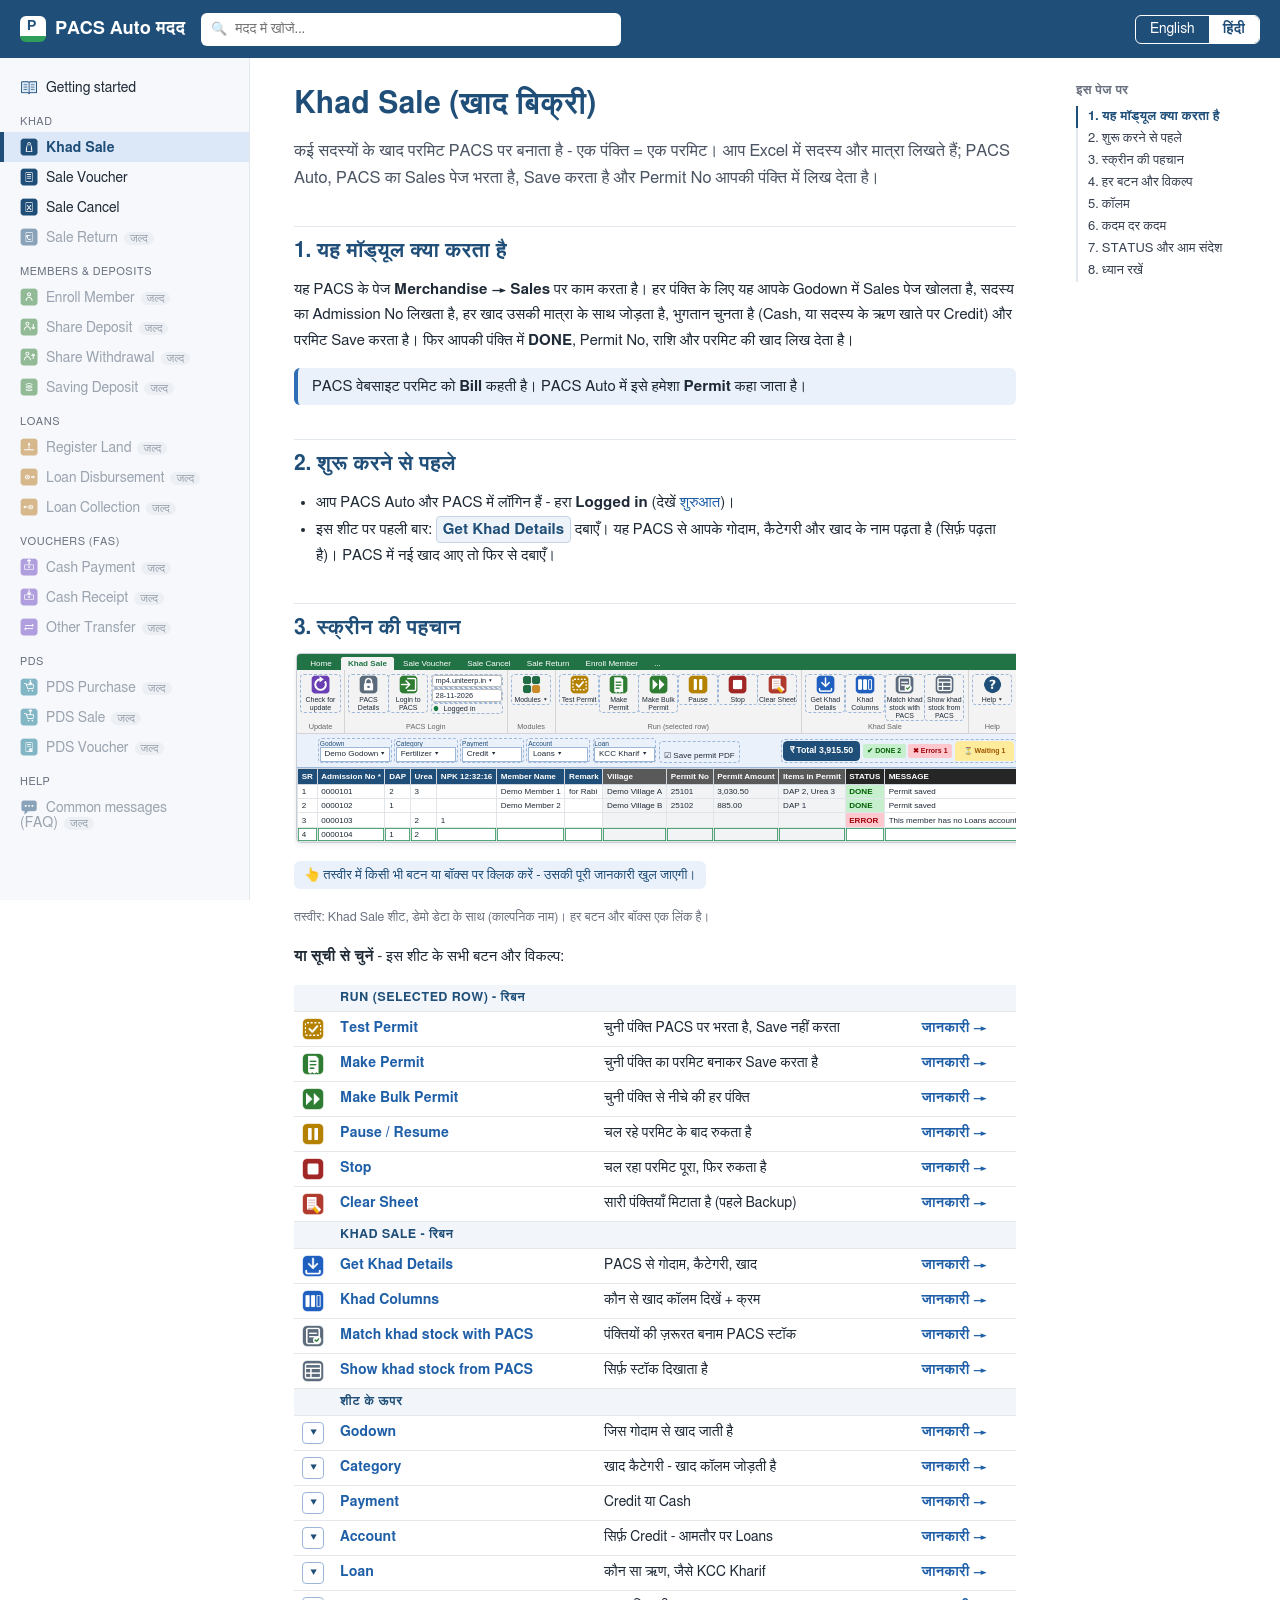
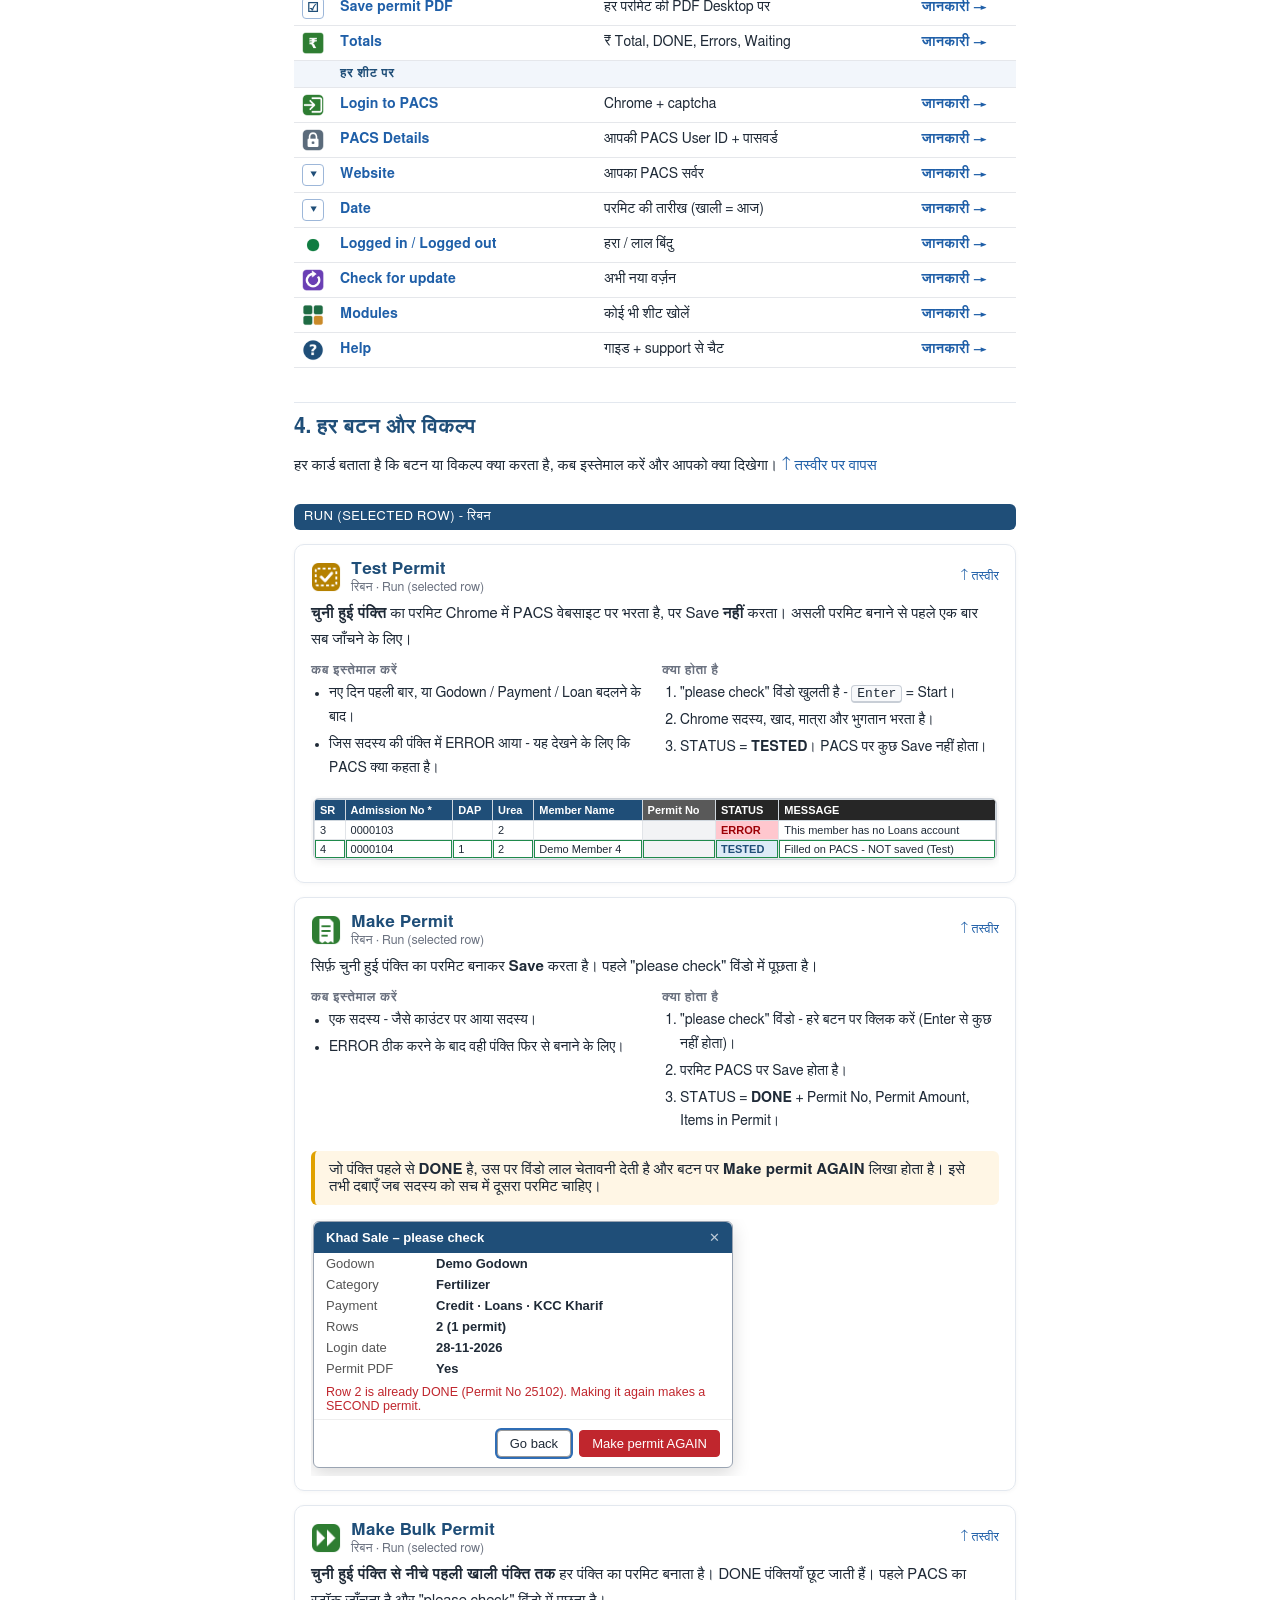
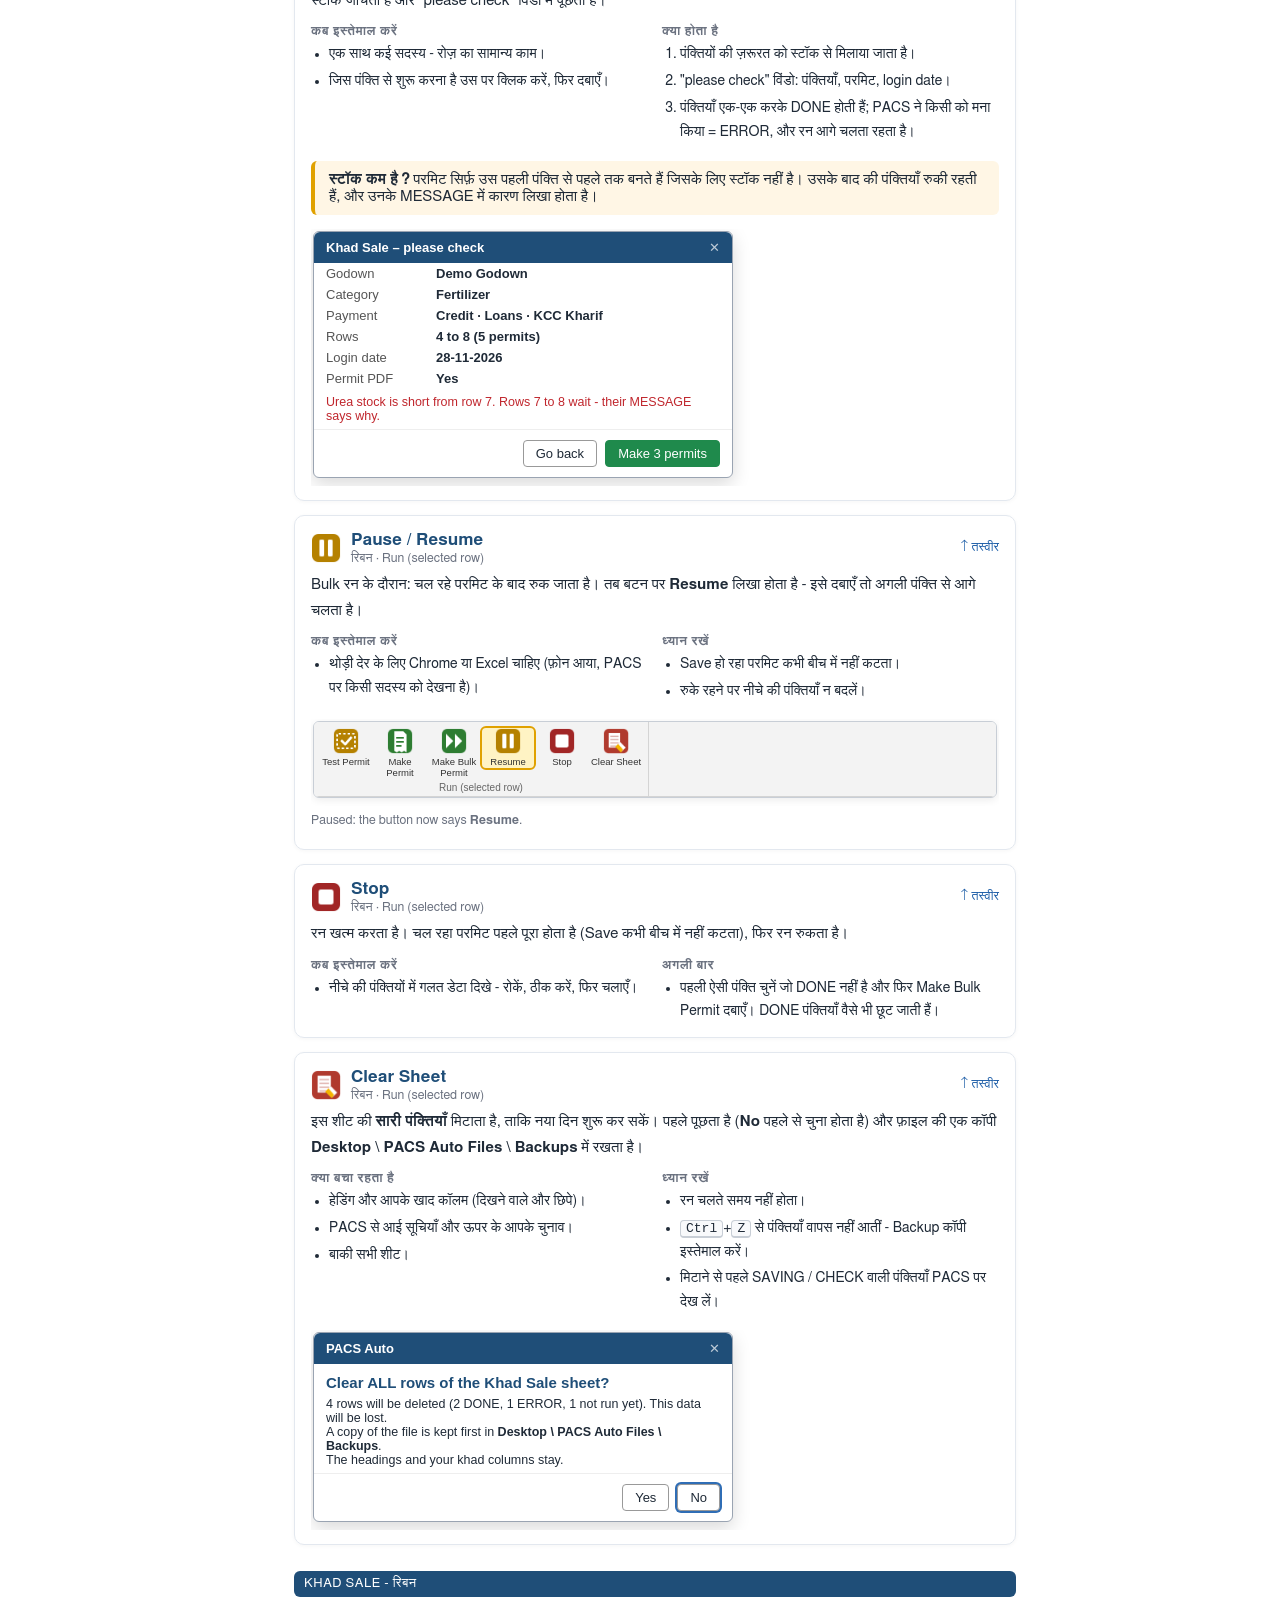
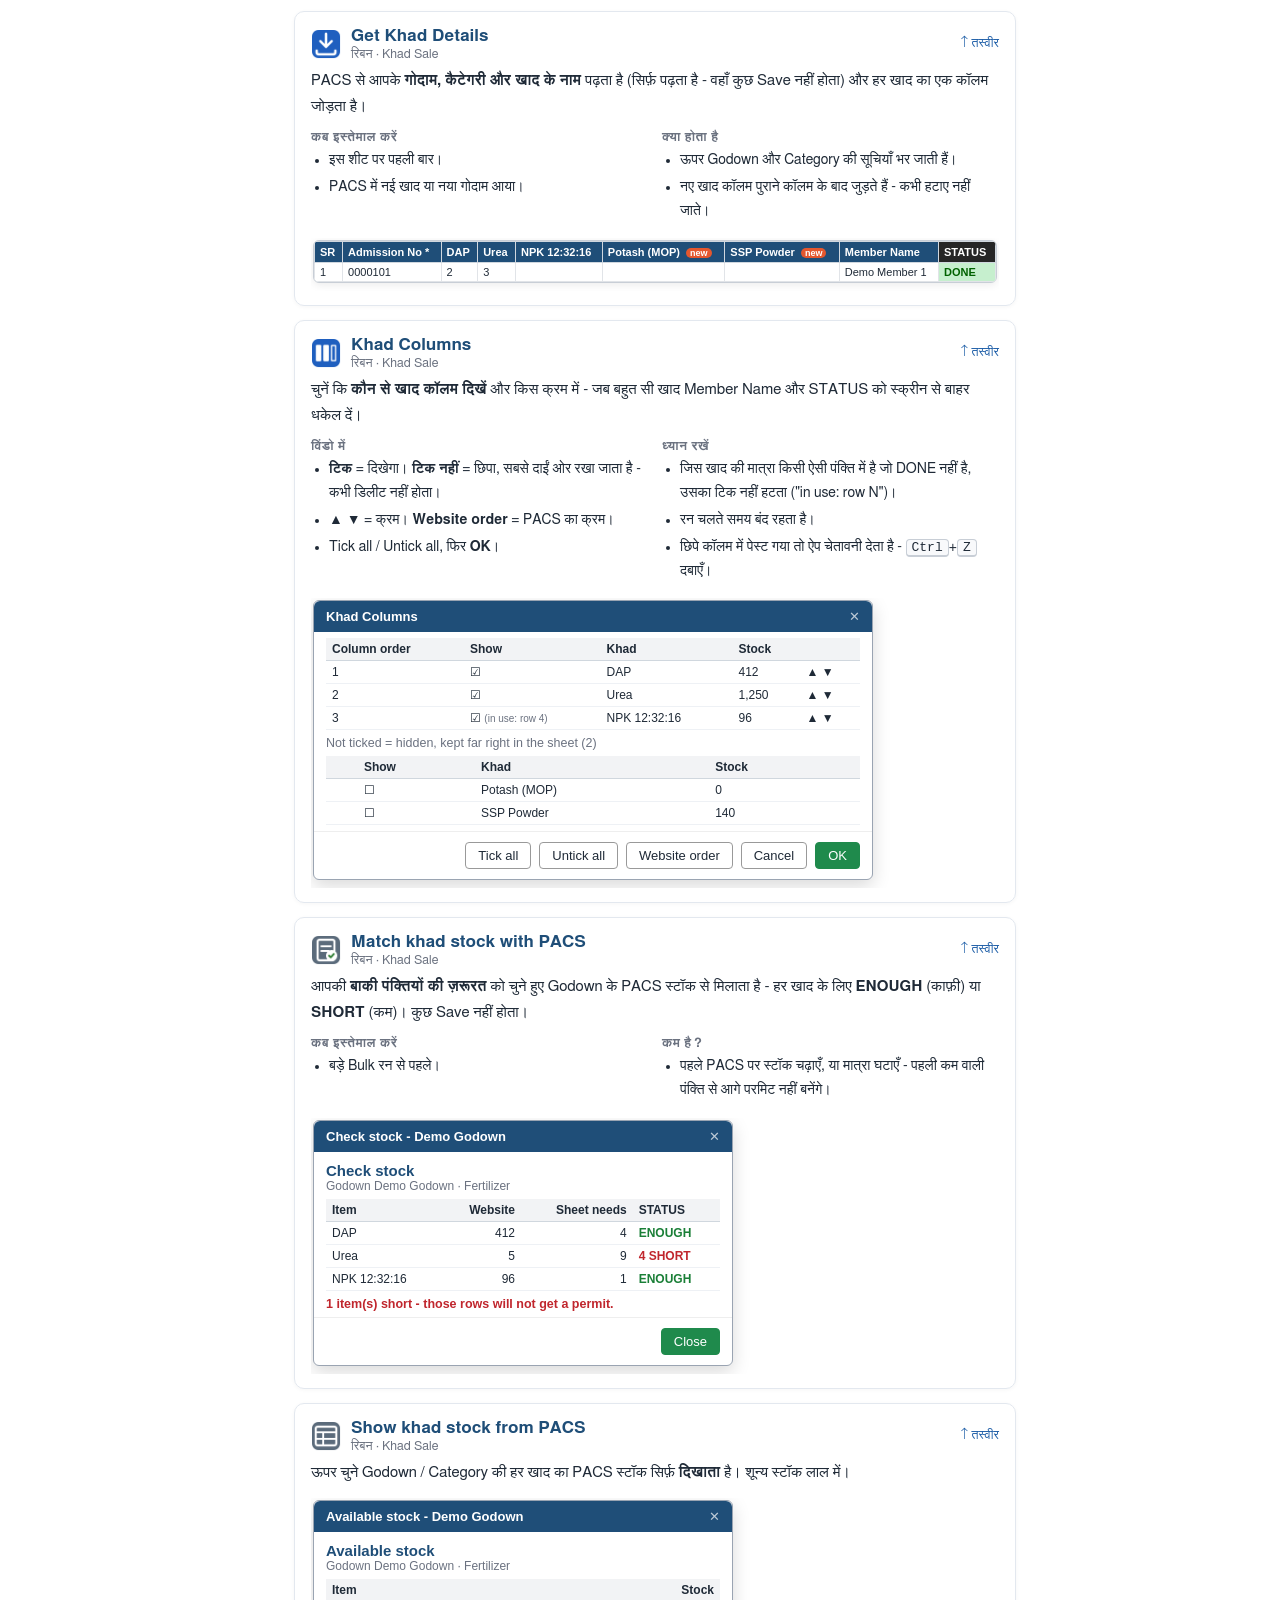
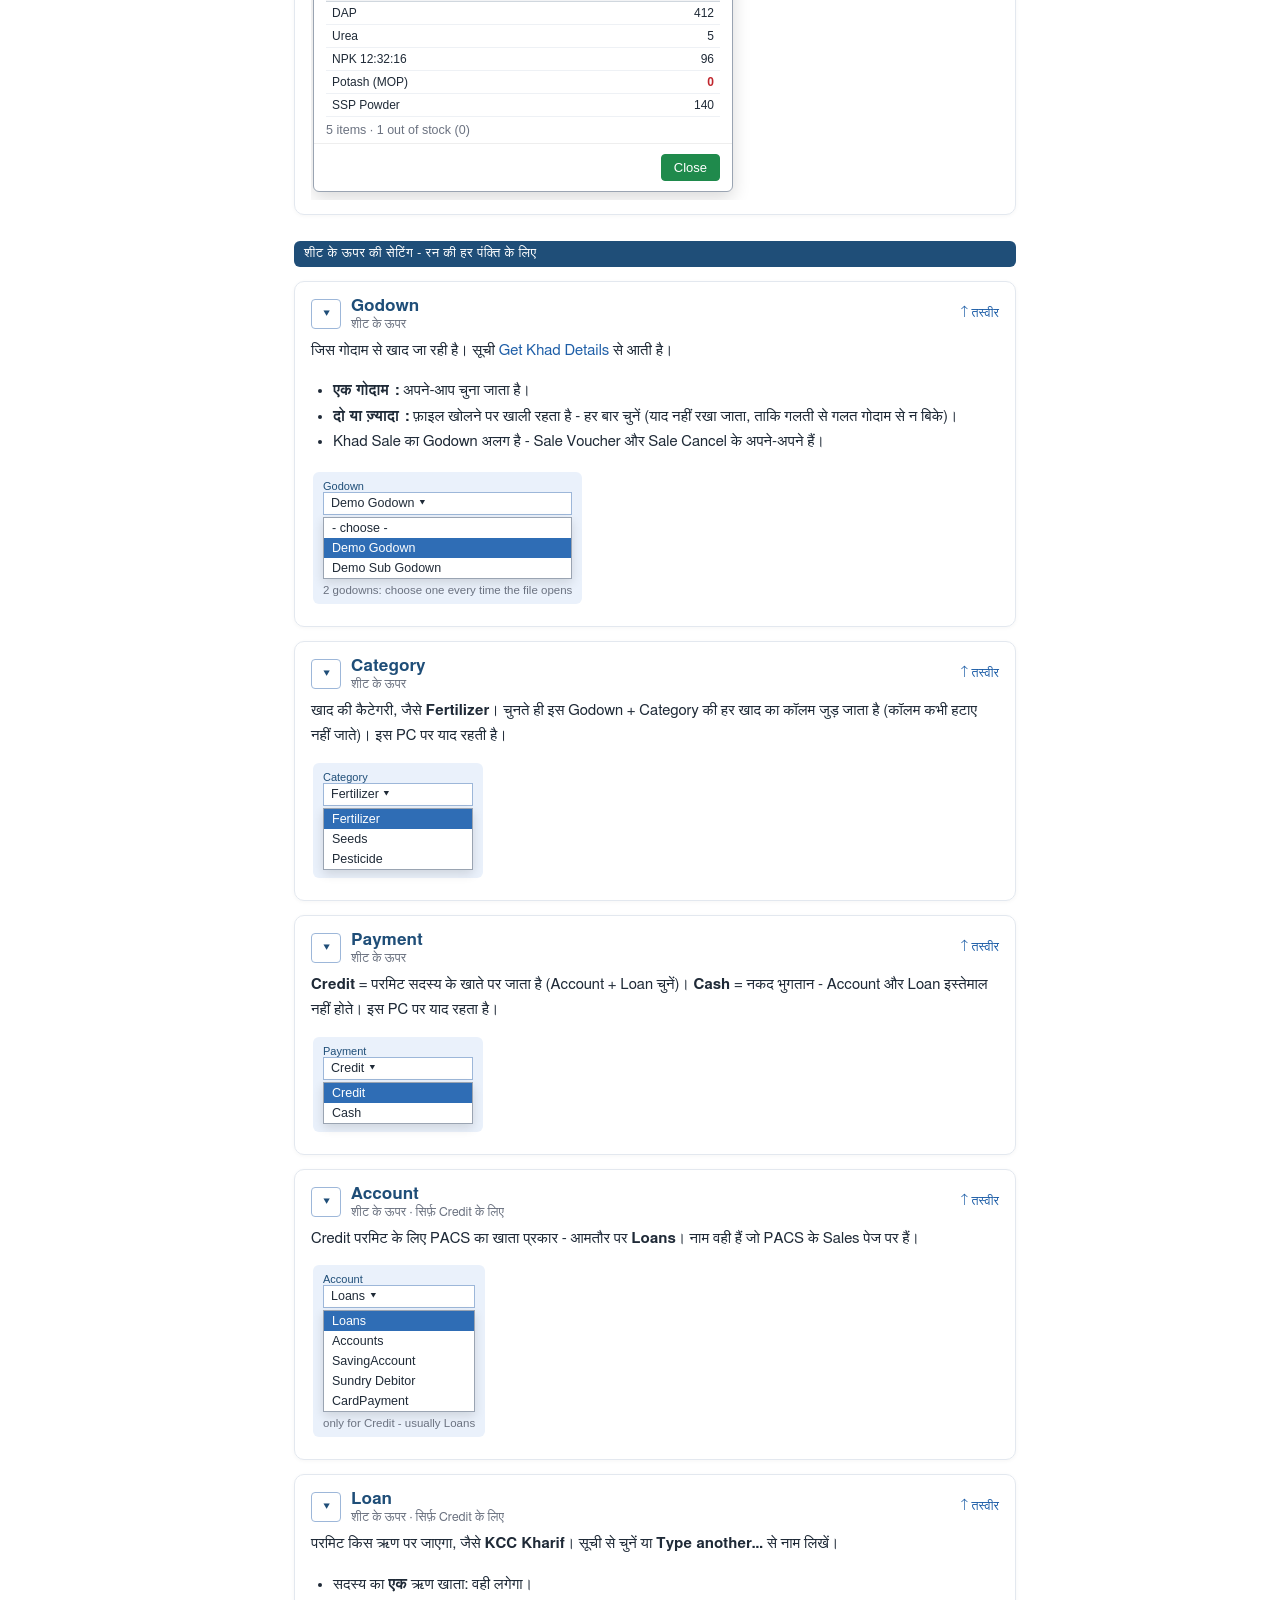
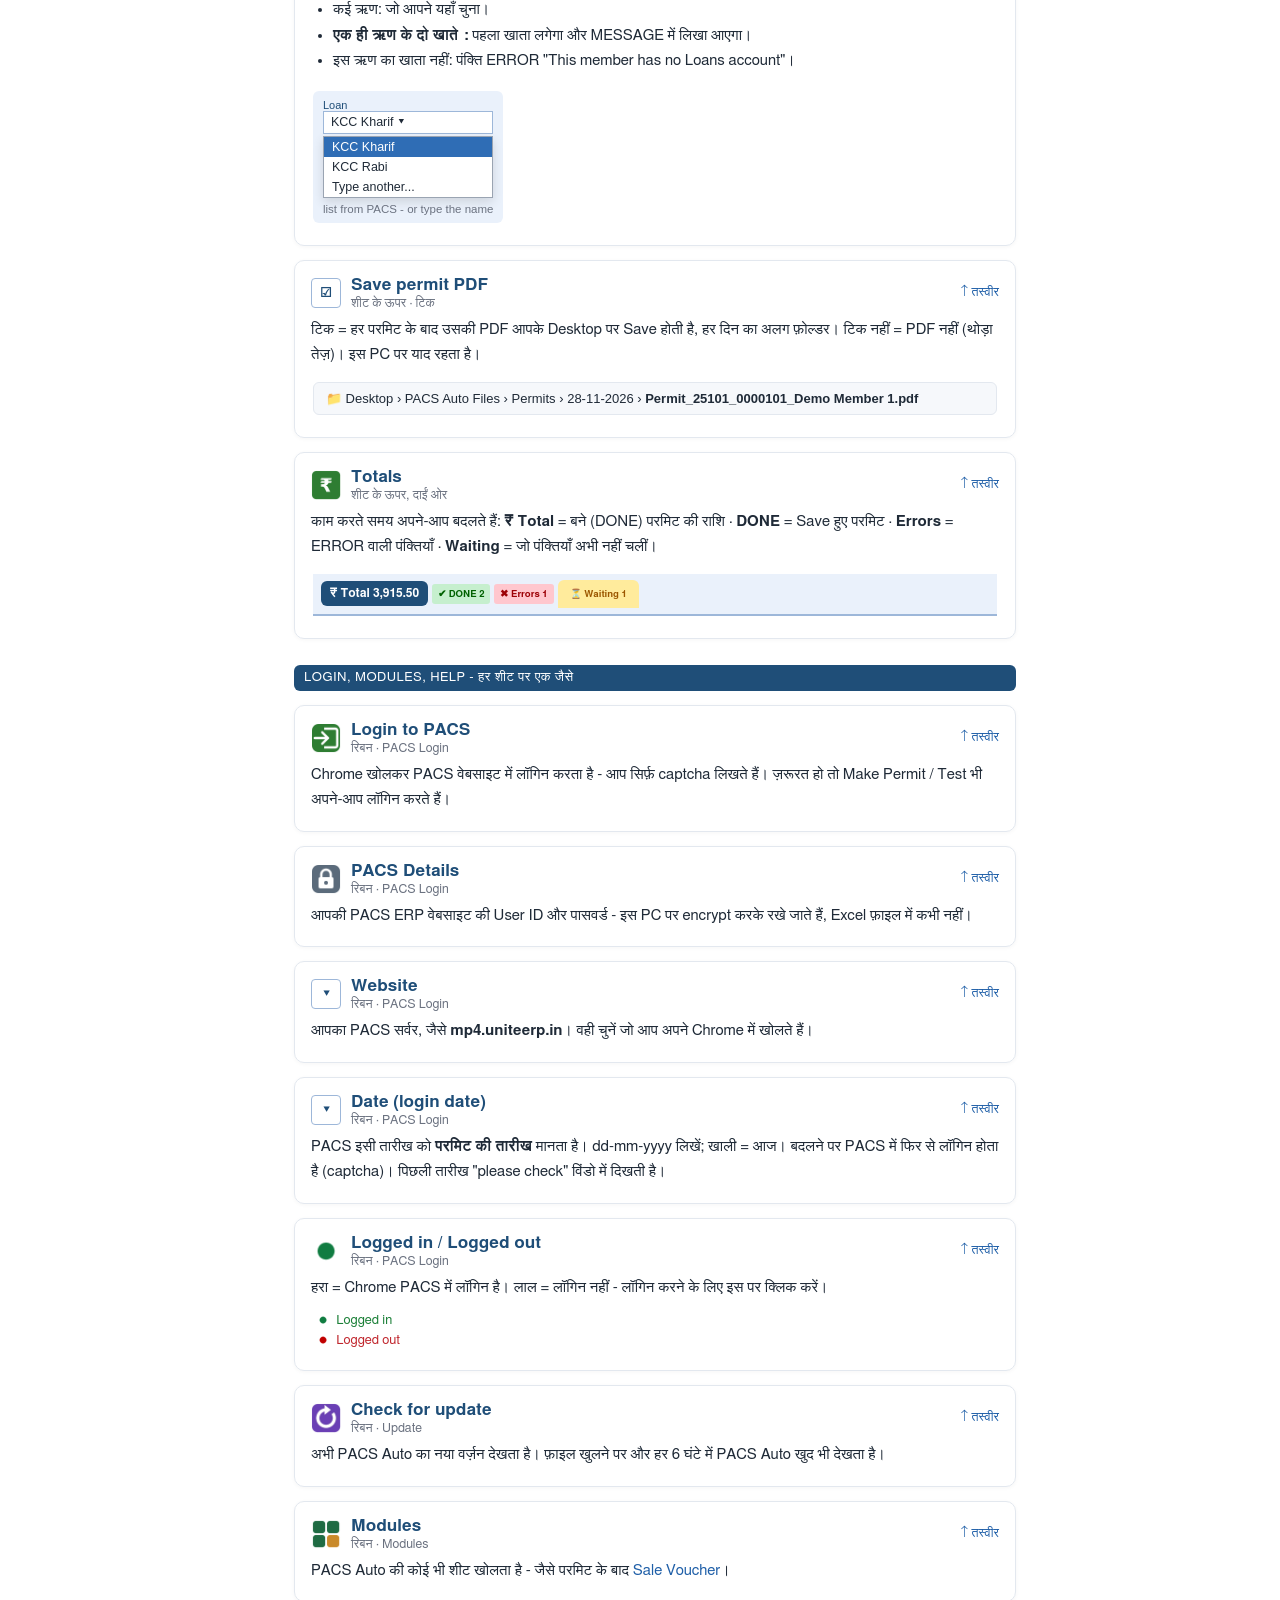
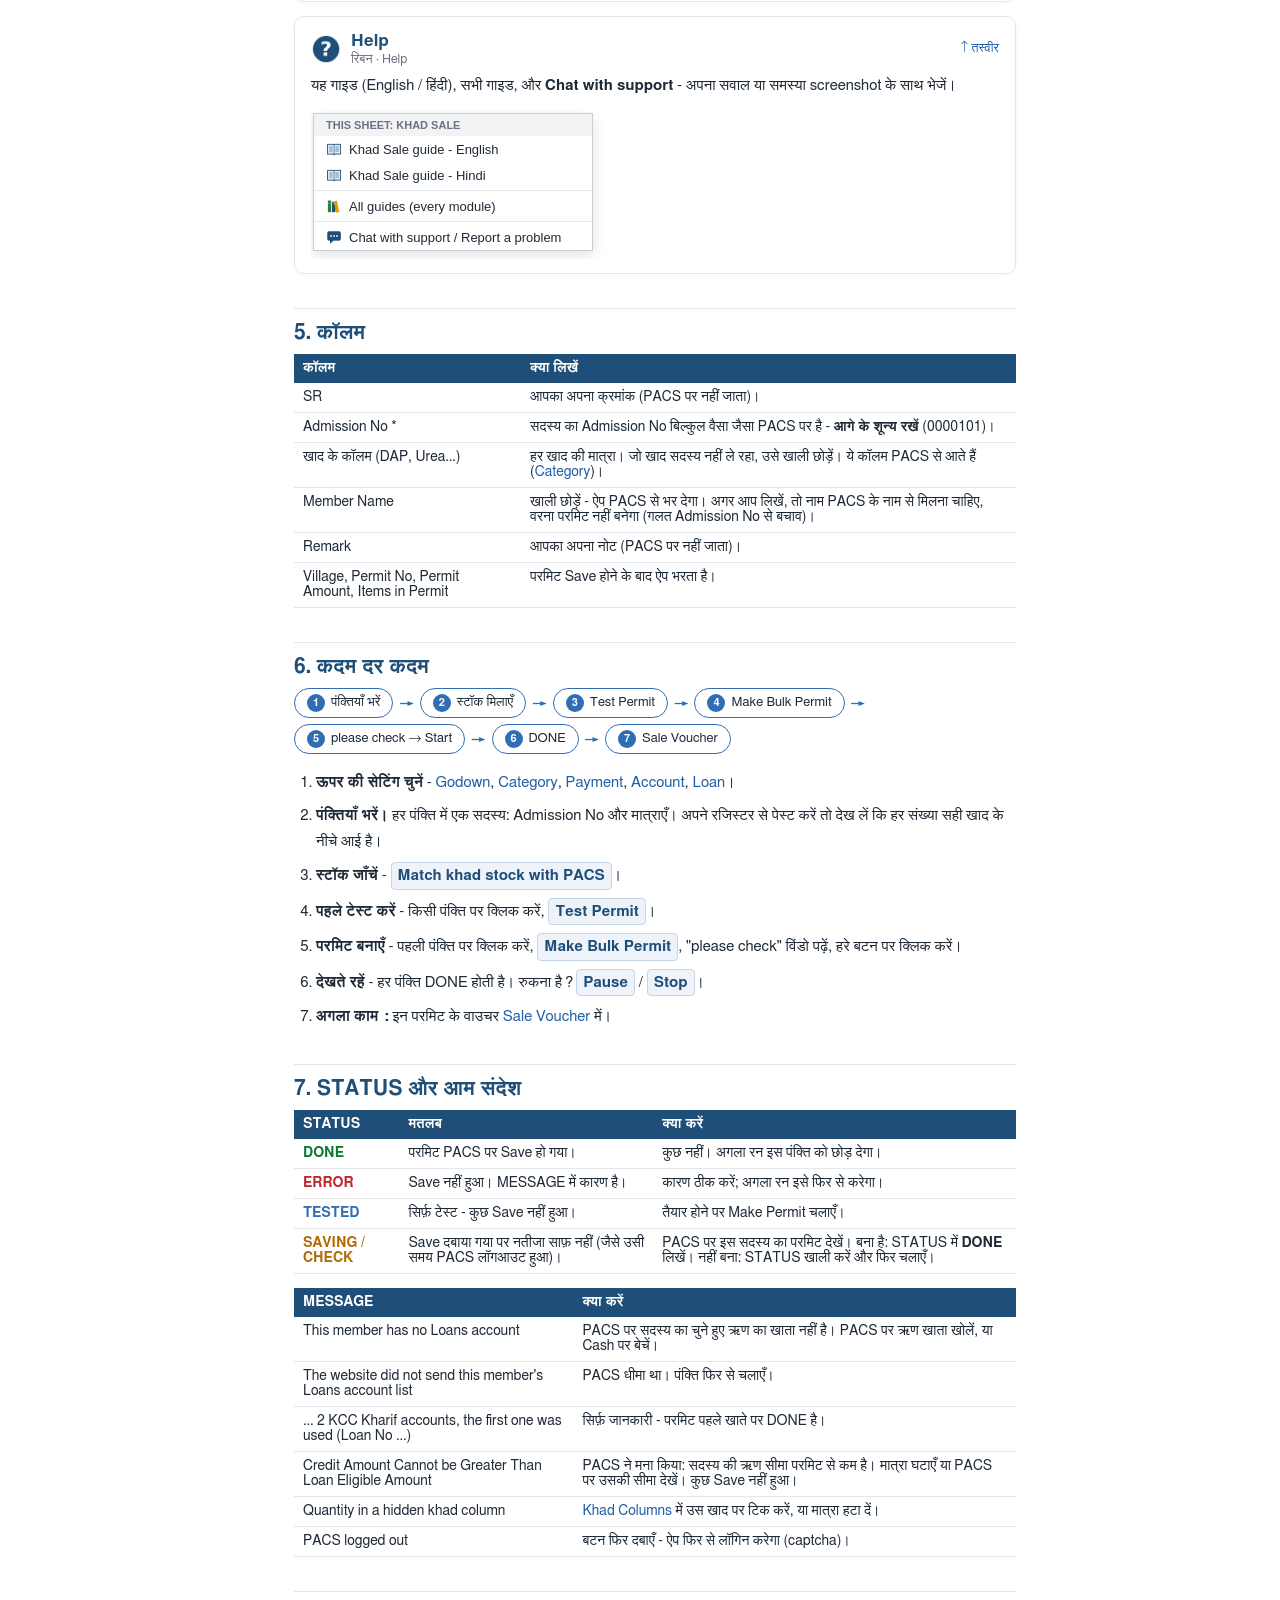
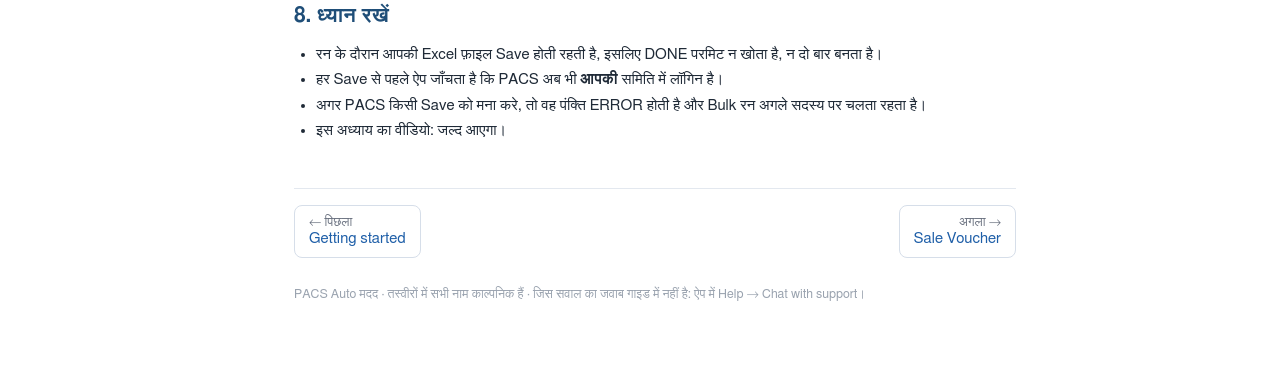
<file: hi/khad-sale.html>
<!DOCTYPE html><html lang="hi"><head><meta charset="utf-8"><meta name="viewport" content="width=device-width,initial-scale=1"><title>Khad Sale - PACS Auto मदद</title><link rel="stylesheet" href="../site.css?v=8e6ede04"><link rel="icon" href="../favicon.svg"></head><body class="hi" data-lang="hi" data-root="../" data-v="8e6ede04"><div class="top"><button class="menu" aria-label="menu">☰</button><a class="logo" href="../hi/index.html"><i></i>PACS Auto मदद</a><div class="srch"><input type="search" placeholder="मदद में खोजें..." aria-label="search"><div class="res" data-none="कुछ नहीं मिला - दूसरा शब्द लिखें।"></div></div><div class="lt"><a href="../en/khad-sale.html">English</a><a href="#" class=on>हिंदी</a></div></div><div class="wrap"><nav class="side"><a href="../hi/getting-started.html"><img class="mi" width="20" height="20" src="../img/ribbon/help_book.png" alt="">Getting started</a><div class="g">Khad</div><a href="../hi/khad-sale.html" class=on><img class="mi" src="../img/ribbon/mod_khad_sale.png" width="20" height="20" alt="">Khad Sale</a><a href="../hi/sale-voucher.html"><img class="mi" src="../img/ribbon/mod_sale_voucher.png" width="20" height="20" alt="">Sale Voucher</a><a href="../hi/sale-cancel.html"><img class="mi" src="../img/ribbon/mod_sale_cancel.png" width="20" height="20" alt="">Sale Cancel</a><span><img class="mi" src="../img/ribbon/mod_sale_return.png" width="20" height="20" alt="">Sale Return<em>जल्द</em></span><div class="g">Members & Deposits</div><span><img class="mi" src="../img/ribbon/mod_enroll_member.png" width="20" height="20" alt="">Enroll Member<em>जल्द</em></span><span><img class="mi" src="../img/ribbon/mod_share_deposit.png" width="20" height="20" alt="">Share Deposit<em>जल्द</em></span><span><img class="mi" src="../img/ribbon/mod_share_withdrawal.png" width="20" height="20" alt="">Share Withdrawal<em>जल्द</em></span><span><img class="mi" src="../img/ribbon/mod_saving_deposit.png" width="20" height="20" alt="">Saving Deposit<em>जल्द</em></span><div class="g">Loans</div><span><img class="mi" src="../img/ribbon/mod_register_land.png" width="20" height="20" alt="">Register Land<em>जल्द</em></span><span><img class="mi" src="../img/ribbon/mod_loan_disbursement.png" width="20" height="20" alt="">Loan Disbursement<em>जल्द</em></span><span><img class="mi" src="../img/ribbon/mod_loan_collection.png" width="20" height="20" alt="">Loan Collection<em>जल्द</em></span><div class="g">Vouchers (FAS)</div><span><img class="mi" src="../img/ribbon/mod_cash_payment.png" width="20" height="20" alt="">Cash Payment<em>जल्द</em></span><span><img class="mi" src="../img/ribbon/mod_cash_receipt.png" width="20" height="20" alt="">Cash Receipt<em>जल्द</em></span><span><img class="mi" src="../img/ribbon/mod_other_transfer.png" width="20" height="20" alt="">Other Transfer<em>जल्द</em></span><div class="g">PDS</div><span><img class="mi" src="../img/ribbon/mod_pds_purchase.png" width="20" height="20" alt="">PDS Purchase<em>जल्द</em></span><span><img class="mi" src="../img/ribbon/mod_pds_sale.png" width="20" height="20" alt="">PDS Sale<em>जल्द</em></span><span><img class="mi" src="../img/ribbon/mod_pds_voucher.png" width="20" height="20" alt="">PDS Voucher<em>जल्द</em></span><div class="g">Help</div><span><img class="mi" width="20" height="20" src="../img/ribbon/help_chat.png" alt="">Common messages (FAQ)<em>जल्द</em></span></nav><main class="main"><h1>Khad Sale (खाद बिक्री)</h1>
<p class="lead">कई सदस्यों के खाद परमिट PACS पर बनाता है - एक पंक्ति = एक परमिट। आप Excel में सदस्य और मात्रा लिखते हैं; PACS Auto, PACS का Sales पेज भरता है, Save करता है और Permit No आपकी पंक्ति में लिख देता है।</p>

<h2 id="what">1. यह मॉड्यूल क्या करता है</h2>
<p>यह PACS के पेज <b>Merchandise → Sales</b> पर काम करता है। हर पंक्ति के लिए यह आपके Godown में Sales पेज खोलता है, सदस्य का Admission No लिखता है, हर खाद उसकी मात्रा के साथ जोड़ता है, भुगतान चुनता है (Cash, या सदस्य के ऋण खाते पर Credit) और परमिट Save करता है। फिर आपकी पंक्ति में <b>DONE</b>, Permit No, राशि और परमिट की खाद लिख देता है।</p>
<div class="note">PACS वेबसाइट परमिट को <b>Bill</b> कहती है। PACS Auto में इसे हमेशा <b>Permit</b> कहा जाता है।</div>

<h2 id="before">2. शुरू करने से पहले</h2>
<ul>
<li>आप PACS Auto और PACS में लॉगिन हैं - हरा <b>Logged in</b> (देखें <a href="getting-started.html#d-login">शुरुआत</a>)।</li>
<li>इस शीट पर पहली बार: <a class="btn" href="#d-getkhad">Get Khad Details</a> दबाएँ। यह PACS से आपके गोदाम, कैटेगरी और खाद के नाम पढ़ता है (सिर्फ़ पढ़ता है)। PACS में नई खाद आए तो फिर से दबाएँ।</li>
</ul>

<h2 id="screen">3. स्क्रीन की पहचान</h2>
<div class="fig"><div class="xl hotfig"><div class="tabsbar"><span>Home</span><span class=on>Khad Sale</span><span>Sale Voucher</span><span>Sale Cancel</span><span>Sale Return</span><span>Enroll Member</span><span>...</span></div><div class="rib"><div class="grp"><div class="btns"><a class="hot b" href="#d-update" title="Check for update - see details"><img class="ic" src="../img/ribbon/update.png" alt="">Check for update</a></div><div class="gl">Update</div></div><div class="grp"><div class="btns"><a class="hot b" href="#d-details" title="PACS Details - see details"><img class="ic" src="../img/ribbon/details.png" alt="">PACS Details</a><a class="hot b" href="#d-login" title="Login to PACS - see details"><img class="ic" src="../img/ribbon/login.png" alt="">Login to PACS</a><div class="vbox"><a class="hot dd" href="#d-website">mp4.uniteerp.in ▾</a><a class="hot dd" href="#d-date">28-11-2026</a><a class="hot ok" href="#d-dot"><img class="ic" src="../img/ribbon/dot_green.png" alt="">Logged in</a></div></div><div class="gl">PACS Login</div></div><div class="grp"><div class="btns"><a class="hot b" href="#d-modules" title="Modules ▾ - see details"><img class="ic" src="../img/ribbon/modules.png" alt="">Modules ▾</a></div><div class="gl">Modules</div></div><div class="grp"><div class="btns"><a class="hot b" href="#d-test" title="Test Permit - see details"><img class="ic" src="../img/ribbon/test.png" alt="">Test Permit</a><a class="hot b" href="#d-make" title="Make Permit - see details"><img class="ic" src="../img/ribbon/make.png" alt="">Make Permit</a><a class="hot b" href="#d-bulk" title="Make Bulk Permit - see details"><img class="ic" src="../img/ribbon/bulk.png" alt="">Make Bulk Permit</a><a class="hot b" href="#d-pause" title="Pause - see details"><img class="ic" src="../img/ribbon/pause.png" alt="">Pause</a><a class="hot b" href="#d-stop" title="Stop - see details"><img class="ic" src="../img/ribbon/stop.png" alt="">Stop</a><a class="hot b" href="#d-clear" title="Clear Sheet - see details"><img class="ic" src="../img/ribbon/clear.png" alt="">Clear Sheet</a></div><div class="gl">Run (selected row)</div></div><div class="grp"><div class="btns"><a class="hot b" href="#d-getkhad" title="Get Khad Details - see details"><img class="ic" src="../img/ribbon/get.png" alt="">Get Khad Details</a><a class="hot b" href="#d-khadcols" title="Khad Columns - see details"><img class="ic" src="../img/ribbon/columns.png" alt="">Khad Columns</a><a class="hot b" href="#d-match" title="Match khad stock with PACS - see details"><img class="ic" src="../img/ribbon/check.png" alt="">Match khad stock with PACS</a><a class="hot b" href="#d-show" title="Show khad stock from PACS - see details"><img class="ic" src="../img/ribbon/show.png" alt="">Show khad stock from PACS</a></div><div class="gl">Khad Sale</div></div><div class="grp"><div class="btns"><a class="hot b" href="#d-help" title="Help ▾ - see details"><img class="ic" src="../img/ribbon/help.png" alt="">Help ▾</a></div><div class="gl">Help</div></div></div><div class="band"><a class="hot bx" href="#d-godown" title="Godown - see details"><small>Godown</small><span>Demo Godown ▾</span></a><a class="hot bx" href="#d-category" title="Category - see details"><small>Category</small><span>Fertilizer ▾</span></a><a class="hot bx" href="#d-payment" title="Payment - see details"><small>Payment</small><span>Credit ▾</span></a><a class="hot bx" href="#d-account" title="Account - see details"><small>Account</small><span>Loans ▾</span></a><a class="hot bx" href="#d-loan" title="Loan - see details"><small>Loan</small><span>KCC Kharif ▾</span></a><a class="hot bx tick" href="#d-pdf" title="☑ Save permit PDF - see details"><small>&nbsp;</small><span>☑ Save permit PDF</span></a><a class="hot tiles" href="#d-tiles" title="Totals - see details"><span class="tl money">₹ Total 3,915.50</span><span class="tl dn">✔ DONE 2</span><span class="tl er">✖ Errors 1</span><span class="tl wt">⏳ Waiting 1</span></a></div><table class="sh"><tr><th class="ty">SR</th><th class="ty">Admission No *</th><th class="ty">DAP</th><th class="ty">Urea</th><th class="ty">NPK 12:32:16</th><th class="ty">Member Name</th><th class="ty">Remark</th><th class="ap">Village</th><th class="ap">Permit No</th><th class="ap">Permit Amount</th><th class="ap">Items in Permit</th><th class="rs">STATUS</th><th class="rs">MESSAGE</th></tr><tr><td>1</td><td>0000101</td><td>2</td><td>3</td><td></td><td>Demo Member 1</td><td>for Rabi</td><td class="a">Demo Village A</td><td class="a">25101</td><td class="a">3,030.50</td><td class="a">DAP 2, Urea 3</td><td class="d">DONE</td><td>Permit saved</td></tr><tr><td>2</td><td>0000102</td><td>1</td><td></td><td></td><td>Demo Member 2</td><td></td><td class="a">Demo Village B</td><td class="a">25102</td><td class="a">885.00</td><td class="a">DAP 1</td><td class="d">DONE</td><td>Permit saved</td></tr><tr><td>3</td><td>0000103</td><td></td><td>2</td><td>1</td><td></td><td></td><td class="a"></td><td class="a"></td><td class="a"></td><td class="a"></td><td class="e">ERROR</td><td>This member has no Loans account</td></tr><tr class=sel><td>4</td><td>0000104</td><td>1</td><td>2</td><td></td><td></td><td></td><td class="a"></td><td class="a"></td><td class="a"></td><td class="a"></td><td></td><td></td></tr></table></div></div>
<div class="hint">👆 तस्वीर में किसी भी बटन या बॉक्स पर क्लिक करें - उसकी पूरी जानकारी खुल जाएगी।</div>
<p class="cap">तस्वीर: Khad Sale शीट, डेमो डेटा के साथ (काल्पनिक नाम)। हर बटन और बॉक्स एक लिंक है।</p>
<p><b>या सूची से चुनें</b> - इस शीट के सभी बटन और विकल्प:</p>
<table class="blist">
<tr class="grow"><td></td><td colspan="3">Run (selected row) - रिबन</td></tr>
<tr><td><img class="ic" src="../img/ribbon/test.png" alt=""></td><td><a href="#d-test"><b>Test Permit</b></a></td><td>चुनी पंक्ति PACS पर भरता है, Save नहीं करता</td><td><a class="go" href="#d-test">जानकारी →</a></td></tr>
<tr><td><img class="ic" src="../img/ribbon/make.png" alt=""></td><td><a href="#d-make"><b>Make Permit</b></a></td><td>चुनी पंक्ति का परमिट बनाकर Save करता है</td><td><a class="go" href="#d-make">जानकारी →</a></td></tr>
<tr><td><img class="ic" src="../img/ribbon/bulk.png" alt=""></td><td><a href="#d-bulk"><b>Make Bulk Permit</b></a></td><td>चुनी पंक्ति से नीचे की हर पंक्ति</td><td><a class="go" href="#d-bulk">जानकारी →</a></td></tr>
<tr><td><img class="ic" src="../img/ribbon/pause.png" alt=""></td><td><a href="#d-pause"><b>Pause / Resume</b></a></td><td>चल रहे परमिट के बाद रुकता है</td><td><a class="go" href="#d-pause">जानकारी →</a></td></tr>
<tr><td><img class="ic" src="../img/ribbon/stop.png" alt=""></td><td><a href="#d-stop"><b>Stop</b></a></td><td>चल रहा परमिट पूरा, फिर रुकता है</td><td><a class="go" href="#d-stop">जानकारी →</a></td></tr>
<tr><td><img class="ic" src="../img/ribbon/clear.png" alt=""></td><td><a href="#d-clear"><b>Clear Sheet</b></a></td><td>सारी पंक्तियाँ मिटाता है (पहले Backup)</td><td><a class="go" href="#d-clear">जानकारी →</a></td></tr>
<tr class="grow"><td></td><td colspan="3">Khad Sale - रिबन</td></tr>
<tr><td><img class="ic" src="../img/ribbon/get.png" alt=""></td><td><a href="#d-getkhad"><b>Get Khad Details</b></a></td><td>PACS से गोदाम, कैटेगरी, खाद</td><td><a class="go" href="#d-getkhad">जानकारी →</a></td></tr>
<tr><td><img class="ic" src="../img/ribbon/columns.png" alt=""></td><td><a href="#d-khadcols"><b>Khad Columns</b></a></td><td>कौन से खाद कॉलम दिखें + क्रम</td><td><a class="go" href="#d-khadcols">जानकारी →</a></td></tr>
<tr><td><img class="ic" src="../img/ribbon/check.png" alt=""></td><td><a href="#d-match"><b>Match khad stock with PACS</b></a></td><td>पंक्तियों की ज़रूरत बनाम PACS स्टॉक</td><td><a class="go" href="#d-match">जानकारी →</a></td></tr>
<tr><td><img class="ic" src="../img/ribbon/show.png" alt=""></td><td><a href="#d-show"><b>Show khad stock from PACS</b></a></td><td>सिर्फ़ स्टॉक दिखाता है</td><td><a class="go" href="#d-show">जानकारी →</a></td></tr>
<tr class="grow"><td></td><td colspan="3">शीट के ऊपर</td></tr>
<tr><td><i class="ic box">▾</i></td><td><a href="#d-godown"><b>Godown</b></a></td><td>जिस गोदाम से खाद जाती है</td><td><a class="go" href="#d-godown">जानकारी →</a></td></tr>
<tr><td><i class="ic box">▾</i></td><td><a href="#d-category"><b>Category</b></a></td><td>खाद कैटेगरी - खाद कॉलम जोड़ती है</td><td><a class="go" href="#d-category">जानकारी →</a></td></tr>
<tr><td><i class="ic box">▾</i></td><td><a href="#d-payment"><b>Payment</b></a></td><td>Credit या Cash</td><td><a class="go" href="#d-payment">जानकारी →</a></td></tr>
<tr><td><i class="ic box">▾</i></td><td><a href="#d-account"><b>Account</b></a></td><td>सिर्फ़ Credit - आमतौर पर Loans</td><td><a class="go" href="#d-account">जानकारी →</a></td></tr>
<tr><td><i class="ic box">▾</i></td><td><a href="#d-loan"><b>Loan</b></a></td><td>कौन सा ऋण, जैसे KCC Kharif</td><td><a class="go" href="#d-loan">जानकारी →</a></td></tr>
<tr><td><i class="ic box">☑</i></td><td><a href="#d-pdf"><b>Save permit PDF</b></a></td><td>हर परमिट की PDF Desktop पर</td><td><a class="go" href="#d-pdf">जानकारी →</a></td></tr>
<tr><td><img class="ic" src="../img/ribbon/rupee.png" alt=""></td><td><a href="#d-tiles"><b>Totals</b></a></td><td>₹ Total, DONE, Errors, Waiting</td><td><a class="go" href="#d-tiles">जानकारी →</a></td></tr>
<tr class="grow"><td></td><td colspan="3">हर शीट पर</td></tr>
<tr><td><img class="ic" src="../img/ribbon/login.png" alt=""></td><td><a href="#d-login"><b>Login to PACS</b></a></td><td>Chrome + captcha</td><td><a class="go" href="#d-login">जानकारी →</a></td></tr>
<tr><td><img class="ic" src="../img/ribbon/details.png" alt=""></td><td><a href="#d-details"><b>PACS Details</b></a></td><td>आपकी PACS User ID + पासवर्ड</td><td><a class="go" href="#d-details">जानकारी →</a></td></tr>
<tr><td><i class="ic box">▾</i></td><td><a href="#d-website"><b>Website</b></a></td><td>आपका PACS सर्वर</td><td><a class="go" href="#d-website">जानकारी →</a></td></tr>
<tr><td><i class="ic box">▾</i></td><td><a href="#d-date"><b>Date</b></a></td><td>परमिट की तारीख (खाली = आज)</td><td><a class="go" href="#d-date">जानकारी →</a></td></tr>
<tr><td><img class="ic" src="../img/ribbon/dot_green.png" alt=""></td><td><a href="#d-dot"><b>Logged in / Logged out</b></a></td><td>हरा / लाल बिंदु</td><td><a class="go" href="#d-dot">जानकारी →</a></td></tr>
<tr><td><img class="ic" src="../img/ribbon/update.png" alt=""></td><td><a href="#d-update"><b>Check for update</b></a></td><td>अभी नया वर्ज़न</td><td><a class="go" href="#d-update">जानकारी →</a></td></tr>
<tr><td><img class="ic" src="../img/ribbon/modules.png" alt=""></td><td><a href="#d-modules"><b>Modules</b></a></td><td>कोई भी शीट खोलें</td><td><a class="go" href="#d-modules">जानकारी →</a></td></tr>
<tr><td><img class="ic" src="../img/ribbon/help.png" alt=""></td><td><a href="#d-help"><b>Help</b></a></td><td>गाइड + support से चैट</td><td><a class="go" href="#d-help">जानकारी →</a></td></tr>
</table>

<h2 id="buttons">4. हर बटन और विकल्प</h2>
<p>हर कार्ड बताता है कि बटन या विकल्प क्या करता है, कब इस्तेमाल करें और आपको क्या दिखेगा। <a href="#screen">↑ तस्वीर पर वापस</a></p>

<div class="gh">Run (selected row) - रिबन</div>

<div class="bd" id="d-test"><div class="bdh"><img class="ic" src="../img/ribbon/test.png" alt=""><div><b>Test Permit</b><small>रिबन · Run (selected row)</small></div><a class="up" href="#screen">↑ तस्वीर</a></div>
<p><b>चुनी हुई पंक्ति</b> का परमिट Chrome में PACS वेबसाइट पर भरता है, पर Save <b>नहीं</b> करता। असली परमिट बनाने से पहले एक बार सब जाँचने के लिए।</p>
<div class="bdg"><div><h4>कब इस्तेमाल करें</h4><ul><li>नए दिन पहली बार, या Godown / Payment / Loan बदलने के बाद।</li><li>जिस सदस्य की पंक्ति में ERROR आया - यह देखने के लिए कि PACS क्या कहता है।</li></ul></div>
<div><h4>क्या होता है</h4><ol><li>"please check" विंडो खुलती है - <kbd>Enter</kbd> = Start।</li><li>Chrome सदस्य, खाद, मात्रा और भुगतान भरता है।</li><li>STATUS = <b>TESTED</b>। PACS पर कुछ Save नहीं होता।</li></ol></div></div>
<div class="fig"><div class="xl"><table class="sh"><tr><th class="ty">SR</th><th class="ty">Admission No *</th><th class="ty">DAP</th><th class="ty">Urea</th><th class="ty">Member Name</th><th class="ap">Permit No</th><th class="rs">STATUS</th><th class="rs">MESSAGE</th></tr><tr><td>3</td><td>0000103</td><td></td><td>2</td><td></td><td class="a"></td><td class="e">ERROR</td><td>This member has no Loans account</td></tr><tr class=sel><td>4</td><td>0000104</td><td>1</td><td>2</td><td>Demo Member 4</td><td class="a"></td><td class="t">TESTED</td><td>Filled on PACS - NOT saved (Test)</td></tr></table></div></div>
</div>

<div class="bd" id="d-make"><div class="bdh"><img class="ic" src="../img/ribbon/make.png" alt=""><div><b>Make Permit</b><small>रिबन · Run (selected row)</small></div><a class="up" href="#screen">↑ तस्वीर</a></div>
<p>सिर्फ़ चुनी हुई पंक्ति का परमिट बनाकर <b>Save</b> करता है। पहले "please check" विंडो में पूछता है।</p>
<div class="bdg"><div><h4>कब इस्तेमाल करें</h4><ul><li>एक सदस्य - जैसे काउंटर पर आया सदस्य।</li><li>ERROR ठीक करने के बाद वही पंक्ति फिर से बनाने के लिए।</li></ul></div>
<div><h4>क्या होता है</h4><ol><li>"please check" विंडो - हरे बटन पर क्लिक करें (Enter से कुछ नहीं होता)।</li><li>परमिट PACS पर Save होता है।</li><li>STATUS = <b>DONE</b> + Permit No, Permit Amount, Items in Permit।</li></ol></div></div>
<div class="note warn">जो पंक्ति पहले से <b>DONE</b> है, उस पर विंडो लाल चेतावनी देती है और बटन पर <b>Make permit AGAIN</b> लिखा होता है। इसे तभी दबाएँ जब सदस्य को सच में दूसरा परमिट चाहिए।</div>
<div class="fig"><div class="win"><div class="wt">Khad Sale – please check<span>✕</span></div><table class="wf"><tr><td>Godown</td><td><b>Demo Godown</b></td></tr><tr><td>Category</td><td><b>Fertilizer</b></td></tr><tr><td>Payment</td><td><b>Credit · Loans · KCC Kharif</b></td></tr><tr><td>Rows</td><td><b>2 (1 permit)</b></td></tr><tr><td>Login date</td><td><b>28-11-2026</b></td></tr><tr><td>Permit PDF</td><td><b>Yes</b></td></tr></table><div class="wn">Row 2 is already DONE (Permit No 25102). Making it again makes a SECOND permit.</div><div class="wb"><span class="bt fo">Go back</span><span class="bt rd">Make permit AGAIN</span></div></div></div>
</div>

<div class="bd" id="d-bulk"><div class="bdh"><img class="ic" src="../img/ribbon/bulk.png" alt=""><div><b>Make Bulk Permit</b><small>रिबन · Run (selected row)</small></div><a class="up" href="#screen">↑ तस्वीर</a></div>
<p><b>चुनी हुई पंक्ति से नीचे पहली खाली पंक्ति तक</b> हर पंक्ति का परमिट बनाता है। DONE पंक्तियाँ छूट जाती हैं। पहले PACS का स्टॉक जाँचता है और "please check" विंडो में पूछता है।</p>
<div class="bdg"><div><h4>कब इस्तेमाल करें</h4><ul><li>एक साथ कई सदस्य - रोज़ का सामान्य काम।</li><li>जिस पंक्ति से शुरू करना है उस पर क्लिक करें, फिर दबाएँ।</li></ul></div>
<div><h4>क्या होता है</h4><ol><li>पंक्तियों की ज़रूरत को स्टॉक से मिलाया जाता है।</li><li>"please check" विंडो: पंक्तियाँ, परमिट, login date।</li><li>पंक्तियाँ एक-एक करके DONE होती हैं; PACS ने किसी को मना किया = ERROR, और रन आगे चलता रहता है।</li></ol></div></div>
<div class="note warn"><b>स्टॉक कम है?</b> परमिट सिर्फ़ उस पहली पंक्ति से पहले तक बनते हैं जिसके लिए स्टॉक नहीं है। उसके बाद की पंक्तियाँ रुकी रहती हैं, और उनके MESSAGE में कारण लिखा होता है।</div>
<div class="fig"><div class="win"><div class="wt">Khad Sale – please check<span>✕</span></div><table class="wf"><tr><td>Godown</td><td><b>Demo Godown</b></td></tr><tr><td>Category</td><td><b>Fertilizer</b></td></tr><tr><td>Payment</td><td><b>Credit · Loans · KCC Kharif</b></td></tr><tr><td>Rows</td><td><b>4 to 8 (5 permits)</b></td></tr><tr><td>Login date</td><td><b>28-11-2026</b></td></tr><tr><td>Permit PDF</td><td><b>Yes</b></td></tr></table><div class="wn">Urea stock is short from row 7. Rows 7 to 8 wait - their MESSAGE says why.</div><div class="wb"><span class="bt ">Go back</span><span class="bt pr">Make 3 permits</span></div></div></div>
</div>

<div class="bd" id="d-pause"><div class="bdh"><img class="ic" src="../img/ribbon/pause.png" alt=""><div><b>Pause / Resume</b><small>रिबन · Run (selected row)</small></div><a class="up" href="#screen">↑ तस्वीर</a></div>
<p>Bulk रन के दौरान: चल रहे परमिट के बाद रुक जाता है। तब बटन पर <b>Resume</b> लिखा होता है - इसे दबाएँ तो अगली पंक्ति से आगे चलता है।</p>
<div class="bdg"><div><h4>कब इस्तेमाल करें</h4><ul><li>थोड़ी देर के लिए Chrome या Excel चाहिए (फ़ोन आया, PACS पर किसी सदस्य को देखना है)।</li></ul></div>
<div><h4>ध्यान रखें</h4><ul><li>Save हो रहा परमिट कभी बीच में नहीं कटता।</li><li>रुके रहने पर नीचे की पंक्तियाँ न बदलें।</li></ul></div></div>
<div class="fig"><div class="xl"><div class="rib" style="min-height:70px"><div class="grp"><div class="btns"><div class="b"><img class="ic" src="../img/ribbon/test.png" alt="">Test Permit</div><div class="b"><img class="ic" src="../img/ribbon/make.png" alt="">Make Permit</div><div class="b"><img class="ic" src="../img/ribbon/bulk.png" alt="">Make Bulk Permit</div><div class="b glow"><img class="ic" src="../img/ribbon/pause.png" alt="">Resume</div><div class="b"><img class="ic" src="../img/ribbon/stop.png" alt="">Stop</div><div class="b"><img class="ic" src="../img/ribbon/clear.png" alt="">Clear Sheet</div></div><div class="gl">Run (selected row)</div></div></div></div></div><p class="cap">Paused: the button now says <b>Resume</b>.</p>
</div>

<div class="bd" id="d-stop"><div class="bdh"><img class="ic" src="../img/ribbon/stop.png" alt=""><div><b>Stop</b><small>रिबन · Run (selected row)</small></div><a class="up" href="#screen">↑ तस्वीर</a></div>
<p>रन खत्म करता है। चल रहा परमिट पहले पूरा होता है (Save कभी बीच में नहीं कटता), फिर रन रुकता है।</p>
<div class="bdg"><div><h4>कब इस्तेमाल करें</h4><ul><li>नीचे की पंक्तियों में गलत डेटा दिखे - रोकें, ठीक करें, फिर चलाएँ।</li></ul></div>
<div><h4>अगली बार</h4><ul><li>पहली ऐसी पंक्ति चुनें जो DONE नहीं है और फिर Make Bulk Permit दबाएँ। DONE पंक्तियाँ वैसे भी छूट जाती हैं।</li></ul></div></div>
</div>

<div class="bd" id="d-clear"><div class="bdh"><img class="ic" src="../img/ribbon/clear.png" alt=""><div><b>Clear Sheet</b><small>रिबन · Run (selected row)</small></div><a class="up" href="#screen">↑ तस्वीर</a></div>
<p>इस शीट की <b>सारी पंक्तियाँ</b> मिटाता है, ताकि नया दिन शुरू कर सकें। पहले पूछता है (<b>No</b> पहले से चुना होता है) और फ़ाइल की एक कॉपी <b>Desktop \ PACS Auto Files \ Backups</b> में रखता है।</p>
<div class="bdg"><div><h4>क्या बचा रहता है</h4><ul><li>हेडिंग और आपके खाद कॉलम (दिखने वाले और छिपे)।</li><li>PACS से आई सूचियाँ और ऊपर के आपके चुनाव।</li><li>बाकी सभी शीट।</li></ul></div>
<div><h4>ध्यान रखें</h4><ul><li>रन चलते समय नहीं होता।</li><li><kbd>Ctrl</kbd>+<kbd>Z</kbd> से पंक्तियाँ वापस नहीं आतीं - Backup कॉपी इस्तेमाल करें।</li><li>मिटाने से पहले SAVING / CHECK वाली पंक्तियाँ PACS पर देख लें।</li></ul></div></div>
<div class="fig"><div class="win"><div class="wt">PACS Auto<span>✕</span></div><div class="wh">Clear ALL rows of the Khad Sale sheet?</div><div class="wg" style="color:#1f2a37">4 rows will be deleted (2 DONE, 1 ERROR, 1 not run yet). This data will be lost.<br>A copy of the file is kept first in <b>Desktop \ PACS Auto Files \ Backups</b>.<br>The headings and your khad columns stay.</div><div class="wb"><span class="bt ">Yes</span><span class="bt fo">No</span></div></div></div>
</div>

<div class="gh">Khad Sale - रिबन</div>

<div class="bd" id="d-getkhad"><div class="bdh"><img class="ic" src="../img/ribbon/get.png" alt=""><div><b>Get Khad Details</b><small>रिबन · Khad Sale</small></div><a class="up" href="#screen">↑ तस्वीर</a></div>
<p>PACS से आपके <b>गोदाम, कैटेगरी और खाद के नाम</b> पढ़ता है (सिर्फ़ पढ़ता है - वहाँ कुछ Save नहीं होता) और हर खाद का एक कॉलम जोड़ता है।</p>
<div class="bdg"><div><h4>कब इस्तेमाल करें</h4><ul><li>इस शीट पर पहली बार।</li><li>PACS में नई खाद या नया गोदाम आया।</li></ul></div>
<div><h4>क्या होता है</h4><ul><li>ऊपर Godown और Category की सूचियाँ भर जाती हैं।</li><li>नए खाद कॉलम पुराने कॉलम के बाद जुड़ते हैं - कभी हटाए नहीं जाते।</li></ul></div></div>
<div class="fig"><div class="xl"><table class="sh"><tr><th class="ty">SR</th><th class="ty">Admission No *</th><th class="ty">DAP</th><th class="ty">Urea</th><th class="ty">NPK 12:32:16</th><th class="ty">Potash (MOP) <span class='new'>new</span></th><th class="ty">SSP Powder <span class='new'>new</span></th><th class="ty">Member Name</th><th class="rs">STATUS</th></tr><tr><td>1</td><td>0000101</td><td>2</td><td>3</td><td></td><td></td><td></td><td>Demo Member 1</td><td class="d">DONE</td></tr></table></div></div>
</div>

<div class="bd" id="d-khadcols"><div class="bdh"><img class="ic" src="../img/ribbon/columns.png" alt=""><div><b>Khad Columns</b><small>रिबन · Khad Sale</small></div><a class="up" href="#screen">↑ तस्वीर</a></div>
<p>चुनें कि <b>कौन से खाद कॉलम दिखें</b> और किस क्रम में - जब बहुत सी खाद Member Name और STATUS को स्क्रीन से बाहर धकेल दें।</p>
<div class="bdg"><div><h4>विंडो में</h4><ul><li><b>टिक</b> = दिखेगा। <b>टिक नहीं</b> = छिपा, सबसे दाईं ओर रखा जाता है - कभी डिलीट नहीं होता।</li><li><b>▲ ▼</b> = क्रम। <b>Website order</b> = PACS का क्रम।</li><li>Tick all / Untick all, फिर <b>OK</b>।</li></ul></div>
<div><h4>ध्यान रखें</h4><ul><li>जिस खाद की मात्रा किसी ऐसी पंक्ति में है जो DONE नहीं है, उसका टिक नहीं हटता ("in use: row N")।</li><li>रन चलते समय बंद रहता है।</li><li>छिपे कॉलम में पेस्ट गया तो ऐप चेतावनी देता है - <kbd>Ctrl</kbd>+<kbd>Z</kbd> दबाएँ।</li></ul></div></div>
<div class="fig"><div class="win wide"><div class="wt">Khad Columns<span>✕</span></div><table class="wl"><tr><th>Column order</th><th>Show</th><th>Khad</th><th>Stock</th><th></th></tr><tr><td>1</td><td>☑</td><td>DAP</td><td>412</td><td>▲ ▼</td></tr><tr><td>2</td><td>☑</td><td>Urea</td><td>1,250</td><td>▲ ▼</td></tr><tr><td>3</td><td>☑ <small style='color:#6b7280'>(in use: row 4)</small></td><td>NPK 12:32:16</td><td>96</td><td>▲ ▼</td></tr></table><div class="wg">Not ticked = hidden, kept far right in the sheet (2)</div><table class="wl"><tr><th></th><th>Show</th><th>Khad</th><th>Stock</th><th></th></tr><tr><td></td><td>☐</td><td>Potash (MOP)</td><td>0</td><td></td></tr><tr><td></td><td>☐</td><td>SSP Powder</td><td>140</td><td></td></tr></table><div class="wb"><span class="bt ">Tick all</span><span class="bt ">Untick all</span><span class="bt ">Website order</span><span class="bt ">Cancel</span><span class="bt pr">OK</span></div></div></div>
</div>

<div class="bd" id="d-match"><div class="bdh"><img class="ic" src="../img/ribbon/check.png" alt=""><div><b>Match khad stock with PACS</b><small>रिबन · Khad Sale</small></div><a class="up" href="#screen">↑ तस्वीर</a></div>
<p>आपकी <b>बाकी पंक्तियों की ज़रूरत</b> को चुने हुए Godown के PACS स्टॉक से मिलाता है - हर खाद के लिए <b>ENOUGH</b> (काफ़ी) या <b>SHORT</b> (कम)। कुछ Save नहीं होता।</p>
<div class="bdg"><div><h4>कब इस्तेमाल करें</h4><ul><li>बड़े Bulk रन से पहले।</li></ul></div>
<div><h4>कम है?</h4><ul><li>पहले PACS पर स्टॉक चढ़ाएँ, या मात्रा घटाएँ - पहली कम वाली पंक्ति से आगे परमिट नहीं बनेंगे।</li></ul></div></div>
<div class="fig"><div class="win"><div class="wt">Check stock - Demo Godown<span>✕</span></div><div class="wh">Check stock<small>Godown Demo Godown · Fertilizer</small></div><table class="wl"><tr><th>Item</th><th class=r>Website</th><th class=r>Sheet needs</th><th>STATUS</th></tr><tr><td>DAP</td><td class=r>412</td><td class=r>4</td><td><span class='okc'>ENOUGH</span></td></tr><tr><td>Urea</td><td class=r>5</td><td class=r>9</td><td><span class='badc'>4 SHORT</span></td></tr><tr><td>NPK 12:32:16</td><td class=r>96</td><td class=r>1</td><td><span class='okc'>ENOUGH</span></td></tr></table><div class="wn"><b>1 item(s) short - those rows will not get a permit.</b></div><div class="wb"><span class="bt pr">Close</span></div></div></div>
</div>

<div class="bd" id="d-show"><div class="bdh"><img class="ic" src="../img/ribbon/show.png" alt=""><div><b>Show khad stock from PACS</b><small>रिबन · Khad Sale</small></div><a class="up" href="#screen">↑ तस्वीर</a></div>
<p>ऊपर चुने Godown / Category की हर खाद का PACS स्टॉक सिर्फ़ <b>दिखाता</b> है। शून्य स्टॉक लाल में।</p>
<div class="fig"><div class="win"><div class="wt">Available stock - Demo Godown<span>✕</span></div><div class="wh">Available stock<small>Godown Demo Godown · Fertilizer</small></div><table class="wl"><tr><th>Item</th><th class=r>Stock</th></tr><tr><td>DAP</td><td class=r>412</td></tr><tr><td>Urea</td><td class=r>5</td></tr><tr><td>NPK 12:32:16</td><td class=r>96</td></tr><tr><td>Potash (MOP)</td><td class=r><span class='badc'>0</span></td></tr><tr><td>SSP Powder</td><td class=r>140</td></tr></table><div class="wg">5 items · 1 out of stock (0)</div><div class="wb"><span class="bt pr">Close</span></div></div></div>
</div>

<div class="gh">शीट के ऊपर की सेटिंग - रन की हर पंक्ति के लिए</div>

<div class="bd" id="d-godown"><div class="bdh"><i class="ic box">▾</i><div><b>Godown</b><small>शीट के ऊपर</small></div><a class="up" href="#screen">↑ तस्वीर</a></div>
<p>जिस गोदाम से खाद जा रही है। सूची <a href="#d-getkhad">Get Khad Details</a> से आती है।</p>
<ul><li><b>एक गोदाम:</b> अपने-आप चुना जाता है।</li><li><b>दो या ज़्यादा:</b> फ़ाइल खोलने पर खाली रहता है - हर बार चुनें (याद नहीं रखा जाता, ताकि गलती से गलत गोदाम से न बिके)।</li><li>Khad Sale का Godown अलग है - Sale Voucher और Sale Cancel के अपने-अपने हैं।</li></ul>
<div class="fig"><div class="ddfig"><small>Godown</small><div class="ddv">Demo Godown ▾</div><div class="ddl"><div class="ddi">- choose -</div><div class="ddi on">Demo Godown</div><div class="ddi">Demo Sub Godown</div></div><div class=ddn>2 godowns: choose one every time the file opens</div></div></div>
</div>

<div class="bd" id="d-category"><div class="bdh"><i class="ic box">▾</i><div><b>Category</b><small>शीट के ऊपर</small></div><a class="up" href="#screen">↑ तस्वीर</a></div>
<p>खाद की कैटेगरी, जैसे <b>Fertilizer</b>। चुनते ही इस Godown + Category की हर खाद का कॉलम जुड़ जाता है (कॉलम कभी हटाए नहीं जाते)। इस PC पर याद रहती है।</p>
<div class="fig"><div class="ddfig"><small>Category</small><div class="ddv">Fertilizer ▾</div><div class="ddl"><div class="ddi on">Fertilizer</div><div class="ddi">Seeds</div><div class="ddi">Pesticide</div></div></div></div>
</div>

<div class="bd" id="d-payment"><div class="bdh"><i class="ic box">▾</i><div><b>Payment</b><small>शीट के ऊपर</small></div><a class="up" href="#screen">↑ तस्वीर</a></div>
<p><b>Credit</b> = परमिट सदस्य के खाते पर जाता है (Account + Loan चुनें)। <b>Cash</b> = नकद भुगतान - Account और Loan इस्तेमाल नहीं होते। इस PC पर याद रहता है।</p>
<div class="fig"><div class="ddfig"><small>Payment</small><div class="ddv">Credit ▾</div><div class="ddl"><div class="ddi on">Credit</div><div class="ddi">Cash</div></div></div></div>
</div>

<div class="bd" id="d-account"><div class="bdh"><i class="ic box">▾</i><div><b>Account</b><small>शीट के ऊपर · सिर्फ़ Credit के लिए</small></div><a class="up" href="#screen">↑ तस्वीर</a></div>
<p>Credit परमिट के लिए PACS का खाता प्रकार - आमतौर पर <b>Loans</b>। नाम वही हैं जो PACS के Sales पेज पर हैं।</p>
<div class="fig"><div class="ddfig"><small>Account</small><div class="ddv">Loans ▾</div><div class="ddl"><div class="ddi on">Loans</div><div class="ddi">Accounts</div><div class="ddi">SavingAccount</div><div class="ddi">Sundry Debitor</div><div class="ddi">CardPayment</div></div><div class=ddn>only for Credit - usually Loans</div></div></div>
</div>

<div class="bd" id="d-loan"><div class="bdh"><i class="ic box">▾</i><div><b>Loan</b><small>शीट के ऊपर · सिर्फ़ Credit के लिए</small></div><a class="up" href="#screen">↑ तस्वीर</a></div>
<p>परमिट किस ऋण पर जाएगा, जैसे <b>KCC Kharif</b>। सूची से चुनें या <b>Type another...</b> से नाम लिखें।</p>
<ul><li>सदस्य का <b>एक</b> ऋण खाता: वही लगेगा।</li><li>कई ऋण: जो आपने यहाँ चुना।</li><li><b>एक ही ऋण के दो खाते:</b> पहला खाता लगेगा और MESSAGE में लिखा आएगा।</li><li>इस ऋण का खाता नहीं: पंक्ति ERROR "This member has no Loans account"।</li></ul>
<div class="fig"><div class="ddfig"><small>Loan</small><div class="ddv">KCC Kharif ▾</div><div class="ddl"><div class="ddi on">KCC Kharif</div><div class="ddi">KCC Rabi</div><div class="ddi">Type another...</div></div><div class=ddn>list from PACS - or type the name</div></div></div>
</div>

<div class="bd" id="d-pdf"><div class="bdh"><i class="ic box">☑</i><div><b>Save permit PDF</b><small>शीट के ऊपर · टिक</small></div><a class="up" href="#screen">↑ तस्वीर</a></div>
<p>टिक = हर परमिट के बाद उसकी PDF आपके Desktop पर Save होती है, हर दिन का अलग फ़ोल्डर। टिक नहीं = PDF नहीं (थोड़ा तेज़)। इस PC पर याद रहता है।</p>
<div class="fig"><div class="path">📁 Desktop › PACS Auto Files › Permits › 28-11-2026 › <b>Permit_25101_0000101_Demo Member 1.pdf</b></div></div>
</div>

<div class="bd" id="d-tiles"><div class="bdh"><img class="ic" src="../img/ribbon/rupee.png" alt=""><div><b>Totals</b><small>शीट के ऊपर, दाईं ओर</small></div><a class="up" href="#screen">↑ तस्वीर</a></div>
<p>काम करते समय अपने-आप बदलते हैं: <b>₹ Total</b> = बने (DONE) परमिट की राशि · <b>DONE</b> = Save हुए परमिट · <b>Errors</b> = ERROR वाली पंक्तियाँ · <b>Waiting</b> = जो पंक्तियाँ अभी नहीं चलीं।</p>
<div class="fig"><div class="band" style="padding-left:8px"><div class="tiles" style="margin:0"><span class="tl money">₹ Total 3,915.50</span><span class="tl dn">✔ DONE 2</span><span class="tl er">✖ Errors 1</span><span class="tl wt">⏳ Waiting 1</span></div></div></div>
</div>

<div class="gh">Login, Modules, Help - हर शीट पर एक जैसे</div>

<div class="bd" id="d-login"><div class="bdh"><img class="ic" src="../img/ribbon/login.png" alt=""><div><b>Login to PACS</b><small>रिबन · PACS Login</small></div><a class="up" href="#screen">↑ तस्वीर</a></div>
<p>Chrome खोलकर PACS वेबसाइट में लॉगिन करता है - आप सिर्फ़ captcha लिखते हैं। ज़रूरत हो तो Make Permit / Test भी अपने-आप लॉगिन करते हैं।</p>
</div>

<div class="bd" id="d-details"><div class="bdh"><img class="ic" src="../img/ribbon/details.png" alt=""><div><b>PACS Details</b><small>रिबन · PACS Login</small></div><a class="up" href="#screen">↑ तस्वीर</a></div>
<p>आपकी PACS ERP वेबसाइट की User ID और पासवर्ड - इस PC पर encrypt करके रखे जाते हैं, Excel फ़ाइल में कभी नहीं।</p>
</div>

<div class="bd" id="d-website"><div class="bdh"><i class="ic box">▾</i><div><b>Website</b><small>रिबन · PACS Login</small></div><a class="up" href="#screen">↑ तस्वीर</a></div>
<p>आपका PACS सर्वर, जैसे <b>mp4.uniteerp.in</b>। वही चुनें जो आप अपने Chrome में खोलते हैं।</p>
</div>

<div class="bd" id="d-date"><div class="bdh"><i class="ic box">▾</i><div><b>Date (login date)</b><small>रिबन · PACS Login</small></div><a class="up" href="#screen">↑ तस्वीर</a></div>
<p>PACS इसी तारीख को <b>परमिट की तारीख</b> मानता है। dd-mm-yyyy लिखें; खाली = आज। बदलने पर PACS में फिर से लॉगिन होता है (captcha)। पिछली तारीख "please check" विंडो में दिखती है।</p>
</div>

<div class="bd" id="d-dot"><div class="bdh"><img class="ic" src="../img/ribbon/dot_green.png" alt=""><div><b>Logged in / Logged out</b><small>रिबन · PACS Login</small></div><a class="up" href="#screen">↑ तस्वीर</a></div>
<p>हरा = Chrome PACS में लॉगिन है। लाल = लॉगिन नहीं - लॉगिन करने के लिए इस पर क्लिक करें।</p>
<div class="fig"><div class="vbox" style="font-size:13px;gap:6px"><span class="ok"><img class="ic" src="../img/ribbon/dot_green.png" alt=""> Logged in</span><span style="color:#C0262D"><img class="ic" src="../img/ribbon/dot_red.png" alt=""> Logged out</span></div></div>
</div>

<div class="bd" id="d-update"><div class="bdh"><img class="ic" src="../img/ribbon/update.png" alt=""><div><b>Check for update</b><small>रिबन · Update</small></div><a class="up" href="#screen">↑ तस्वीर</a></div>
<p>अभी PACS Auto का नया वर्ज़न देखता है। फ़ाइल खुलने पर और हर 6 घंटे में PACS Auto खुद भी देखता है।</p>
</div>

<div class="bd" id="d-modules"><div class="bdh"><img class="ic" src="../img/ribbon/modules.png" alt=""><div><b>Modules</b><small>रिबन · Modules</small></div><a class="up" href="#screen">↑ तस्वीर</a></div>
<p>PACS Auto की कोई भी शीट खोलता है - जैसे परमिट के बाद <a href="sale-voucher.html">Sale Voucher</a>।</p>
</div>

<div class="bd" id="d-help"><div class="bdh"><img class="ic" src="../img/ribbon/help.png" alt=""><div><b>Help</b><small>रिबन · Help</small></div><a class="up" href="#screen">↑ तस्वीर</a></div>
<p>यह गाइड (English / हिंदी), सभी गाइड, और <b>Chat with support</b> - अपना सवाल या समस्या screenshot के साथ भेजें।</p>
<div class="fig"><div class="menu2"><div class="mh">THIS SHEET: KHAD SALE</div><div><img class="ic" src="../img/ribbon/help_book.png" alt="">Khad Sale guide - English</div><div><img class="ic" src="../img/ribbon/help_book.png" alt="">Khad Sale guide - Hindi</div><hr><div><img class="ic" src="../img/ribbon/help_books.png" alt="">All guides (every module)</div><hr><div><img class="ic" src="../img/ribbon/help_chat.png" alt="">Chat with support / Report a problem</div></div></div>
</div>

<h2 id="columns">5. कॉलम</h2>
<table class="tbl">
<tr><th>कॉलम</th><th>क्या लिखें</th></tr>
<tr><td>SR</td><td>आपका अपना क्रमांक (PACS पर नहीं जाता)।</td></tr>
<tr><td>Admission No *</td><td>सदस्य का Admission No बिल्कुल वैसा जैसा PACS पर है - <b>आगे के शून्य रखें</b> (0000101)।</td></tr>
<tr><td>खाद के कॉलम (DAP, Urea...)</td><td>हर खाद की मात्रा। जो खाद सदस्य नहीं ले रहा, उसे खाली छोड़ें। ये कॉलम PACS से आते हैं (<a href="#d-category">Category</a>)।</td></tr>
<tr><td>Member Name</td><td>खाली छोड़ें - ऐप PACS से भर देगा। अगर आप लिखें, तो नाम PACS के नाम से मिलना चाहिए, वरना परमिट नहीं बनेगा (गलत Admission No से बचाव)।</td></tr>
<tr><td>Remark</td><td>आपका अपना नोट (PACS पर नहीं जाता)।</td></tr>
<tr><td>Village, Permit No, Permit Amount, Items in Permit</td><td>परमिट Save होने के बाद ऐप भरता है।</td></tr>
</table>

<h2 id="steps">6. कदम दर कदम</h2>
<div class="flow"><span class="fs"><b>1</b>पंक्तियाँ भरें</span><span class="ar">→</span><span class="fs"><b>2</b>स्टॉक मिलाएँ</span><span class="ar">→</span><span class="fs"><b>3</b>Test Permit</span><span class="ar">→</span><span class="fs"><b>4</b>Make Bulk Permit</span><span class="ar">→</span><span class="fs"><b>5</b>please check → Start</span><span class="ar">→</span><span class="fs"><b>6</b>DONE</span><span class="ar">→</span><span class="fs"><b>7</b>Sale Voucher</span></div>
<ol class="steps">
<li><b>ऊपर की सेटिंग चुनें</b> - <a href="#d-godown">Godown</a>, <a href="#d-category">Category</a>, <a href="#d-payment">Payment</a>, <a href="#d-account">Account</a>, <a href="#d-loan">Loan</a>।</li>
<li><b>पंक्तियाँ भरें।</b> हर पंक्ति में एक सदस्य: Admission No और मात्राएँ। अपने रजिस्टर से पेस्ट करें तो देख लें कि हर संख्या सही खाद के नीचे आई है।</li>
<li><b>स्टॉक जाँचें</b> - <a class="btn" href="#d-match">Match khad stock with PACS</a>।</li>
<li><b>पहले टेस्ट करें</b> - किसी पंक्ति पर क्लिक करें, <a class="btn" href="#d-test">Test Permit</a>।</li>
<li><b>परमिट बनाएँ</b> - पहली पंक्ति पर क्लिक करें, <a class="btn" href="#d-bulk">Make Bulk Permit</a>, "please check" विंडो पढ़ें, हरे बटन पर क्लिक करें।</li>
<li><b>देखते रहें</b> - हर पंक्ति DONE होती है। रुकना है? <a class="btn" href="#d-pause">Pause</a> / <a class="btn" href="#d-stop">Stop</a>।</li>
<li><b>अगला काम:</b> इन परमिट के वाउचर <a href="sale-voucher.html">Sale Voucher</a> में।</li>
</ol>

<h2 id="status">7. STATUS और आम संदेश</h2>
<table class="tbl">
<tr><th>STATUS</th><th>मतलब</th><th>क्या करें</th></tr>
<tr><td class="d">DONE</td><td>परमिट PACS पर Save हो गया।</td><td>कुछ नहीं। अगला रन इस पंक्ति को छोड़ देगा।</td></tr>
<tr><td class="e">ERROR</td><td>Save नहीं हुआ। MESSAGE में कारण है।</td><td>कारण ठीक करें; अगला रन इसे फिर से करेगा।</td></tr>
<tr><td class="t">TESTED</td><td>सिर्फ़ टेस्ट - कुछ Save नहीं हुआ।</td><td>तैयार होने पर Make Permit चलाएँ।</td></tr>
<tr><td class="c">SAVING / CHECK</td><td>Save दबाया गया पर नतीजा साफ़ नहीं (जैसे उसी समय PACS लॉगआउट हुआ)।</td><td>PACS पर इस सदस्य का परमिट देखें। बना है: STATUS में <b>DONE</b> लिखें। नहीं बना: STATUS खाली करें और फिर चलाएँ।</td></tr>
</table>
<table class="tbl">
<tr><th>MESSAGE</th><th>क्या करें</th></tr>
<tr><td>This member has no Loans account</td><td>PACS पर सदस्य का चुने हुए ऋण का खाता नहीं है। PACS पर ऋण खाता खोलें, या Cash पर बेचें।</td></tr>
<tr><td>The website did not send this member's Loans account list</td><td>PACS धीमा था। पंक्ति फिर से चलाएँ।</td></tr>
<tr><td>... 2 KCC Kharif accounts, the first one was used (Loan No ...)</td><td>सिर्फ़ जानकारी - परमिट पहले खाते पर DONE है।</td></tr>
<tr><td>Credit Amount Cannot be Greater Than Loan Eligible Amount</td><td>PACS ने मना किया: सदस्य की ऋण सीमा परमिट से कम है। मात्रा घटाएँ या PACS पर उसकी सीमा देखें। कुछ Save नहीं हुआ।</td></tr>
<tr><td>Quantity in a hidden khad column</td><td><a href="#d-khadcols">Khad Columns</a> में उस खाद पर टिक करें, या मात्रा हटा दें।</td></tr>
<tr><td>PACS logged out</td><td>बटन फिर दबाएँ - ऐप फिर से लॉगिन करेगा (captcha)।</td></tr>
</table>

<h2 id="know">8. ध्यान रखें</h2>
<ul>
<li>रन के दौरान आपकी Excel फ़ाइल Save होती रहती है, इसलिए DONE परमिट न खोता है, न दो बार बनता है।</li>
<li>हर Save से पहले ऐप जाँचता है कि PACS अब भी <b>आपकी</b> समिति में लॉगिन है।</li>
<li>अगर PACS किसी Save को मना करे, तो वह पंक्ति ERROR होती है और Bulk रन अगले सदस्य पर चलता रहता है।</li>
<li>इस अध्याय का वीडियो: जल्द आएगा।</li>
</ul>
<div class="pager"><a href="getting-started.html"><small>← पिछला</small>Getting started</a><a href="sale-voucher.html" style="text-align:right"><small>अगला →</small>Sale Voucher</a></div><p class="foot">PACS Auto मदद · तस्वीरों में सभी नाम काल्पनिक हैं · जिस सवाल का जवाब गाइड में नहीं है: ऐप में Help → Chat with support।</p></main><aside class="toc"><b>इस पेज पर</b><a href="#what">1. यह मॉड्यूल क्या करता है</a><a href="#before">2. शुरू करने से पहले</a><a href="#screen">3. स्क्रीन की पहचान</a><a href="#buttons">4. हर बटन और विकल्प</a><a href="#columns">5. कॉलम</a><a href="#steps">6. कदम दर कदम</a><a href="#status">7. STATUS और आम संदेश</a><a href="#know">8. ध्यान रखें</a></aside></div><script src="../site.js?v=8e6ede04"></script></body></html>
</file>
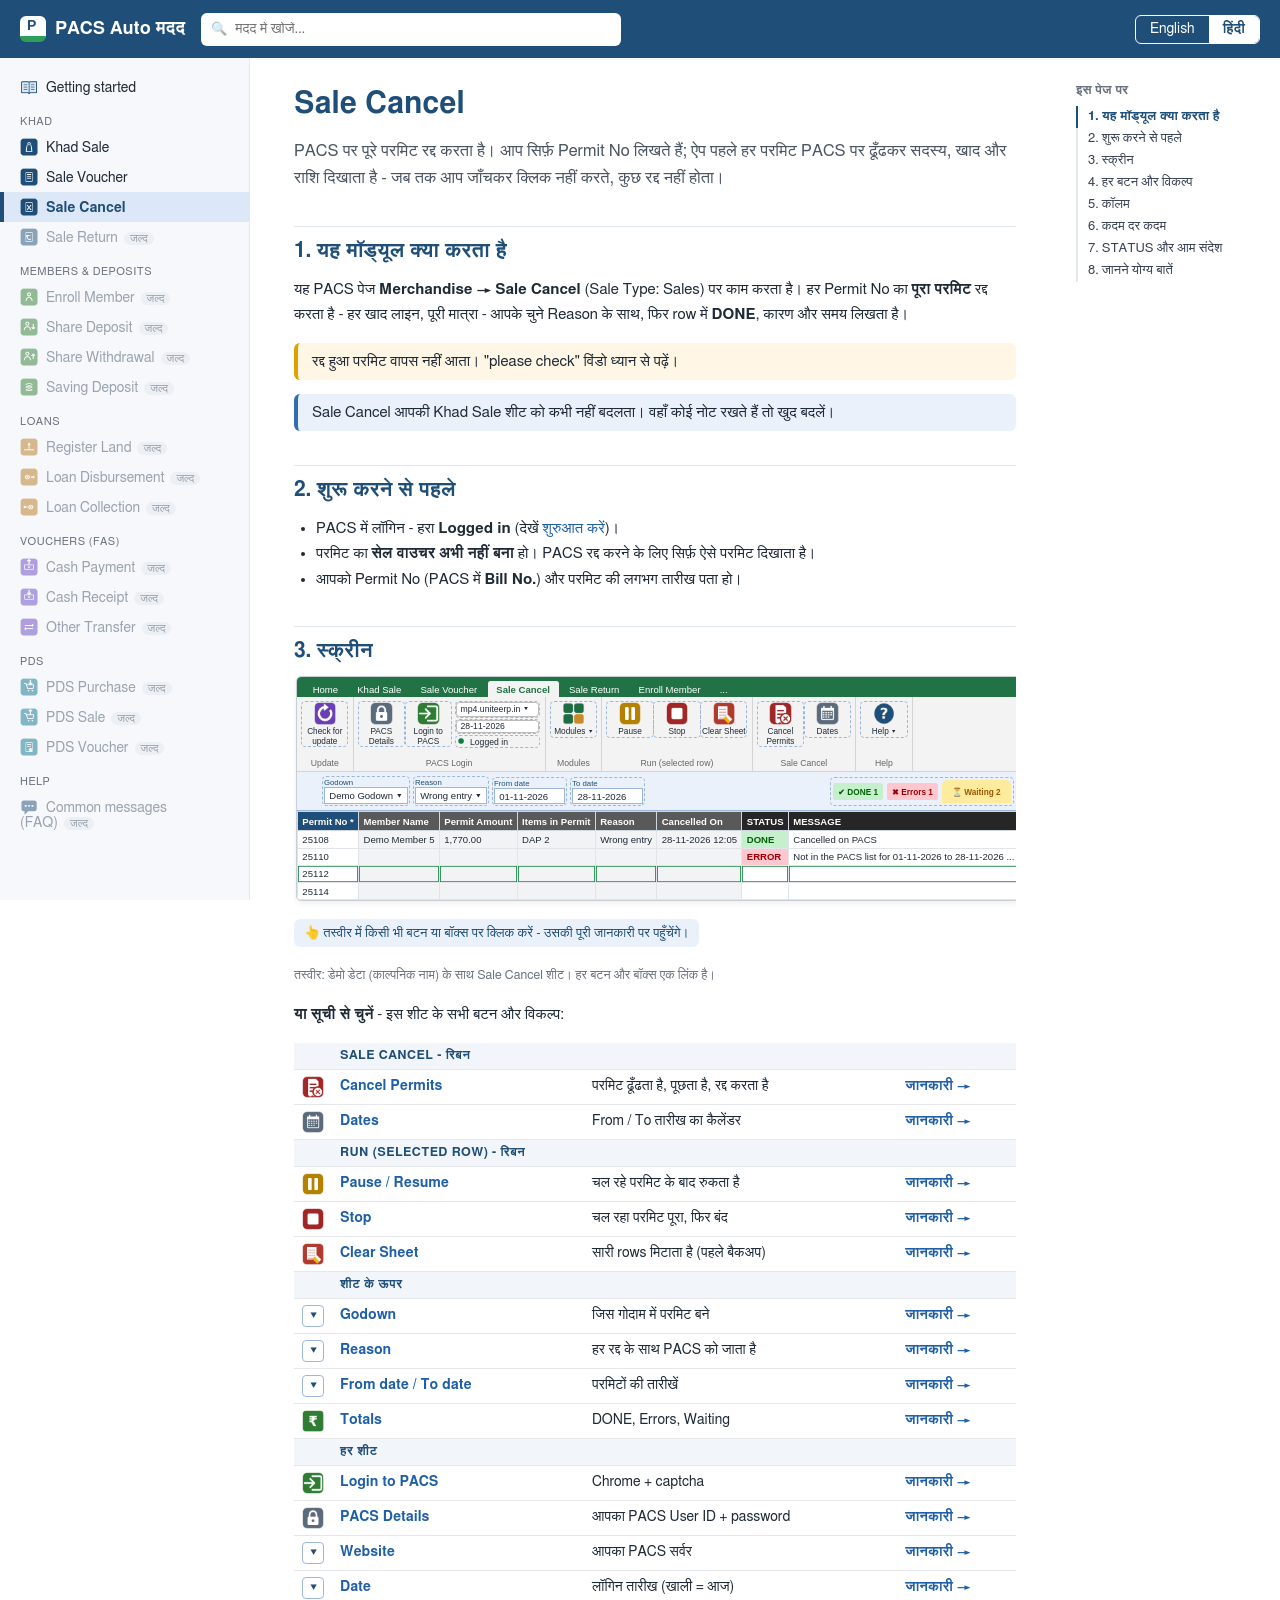
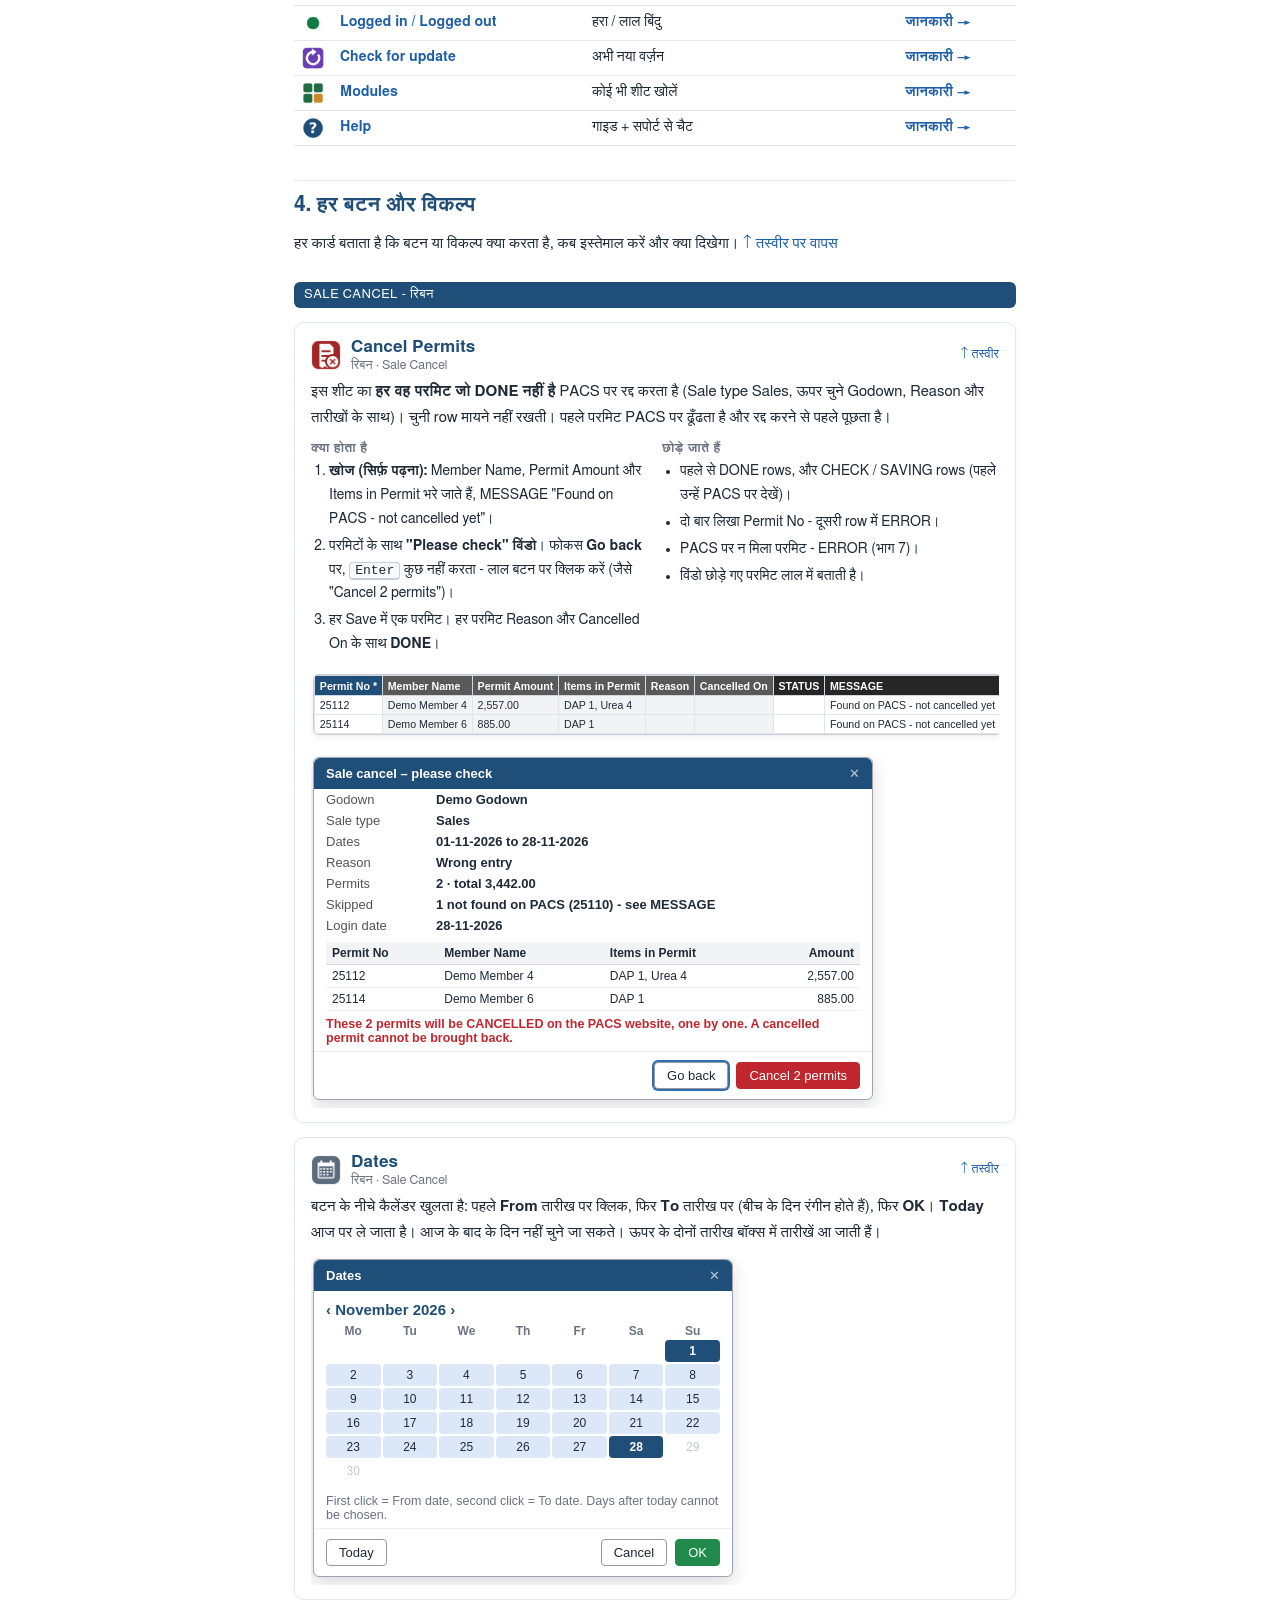
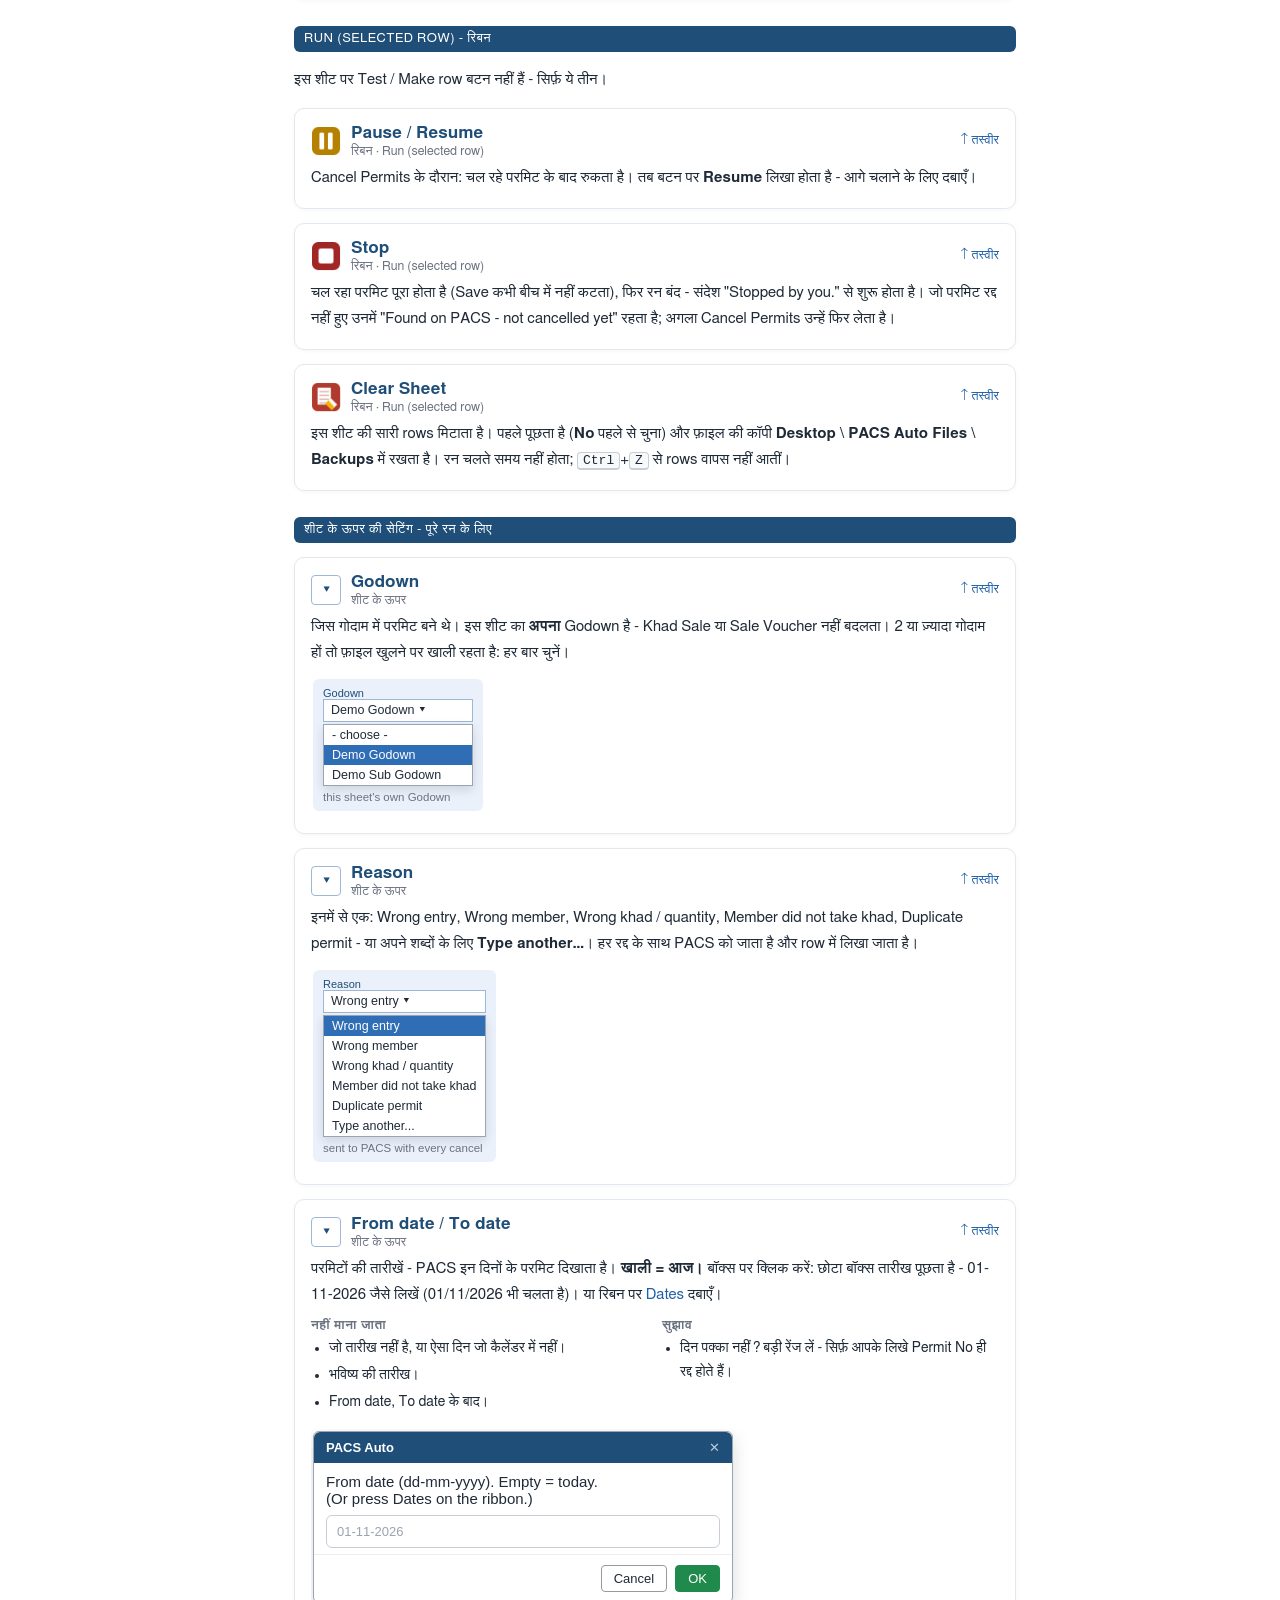
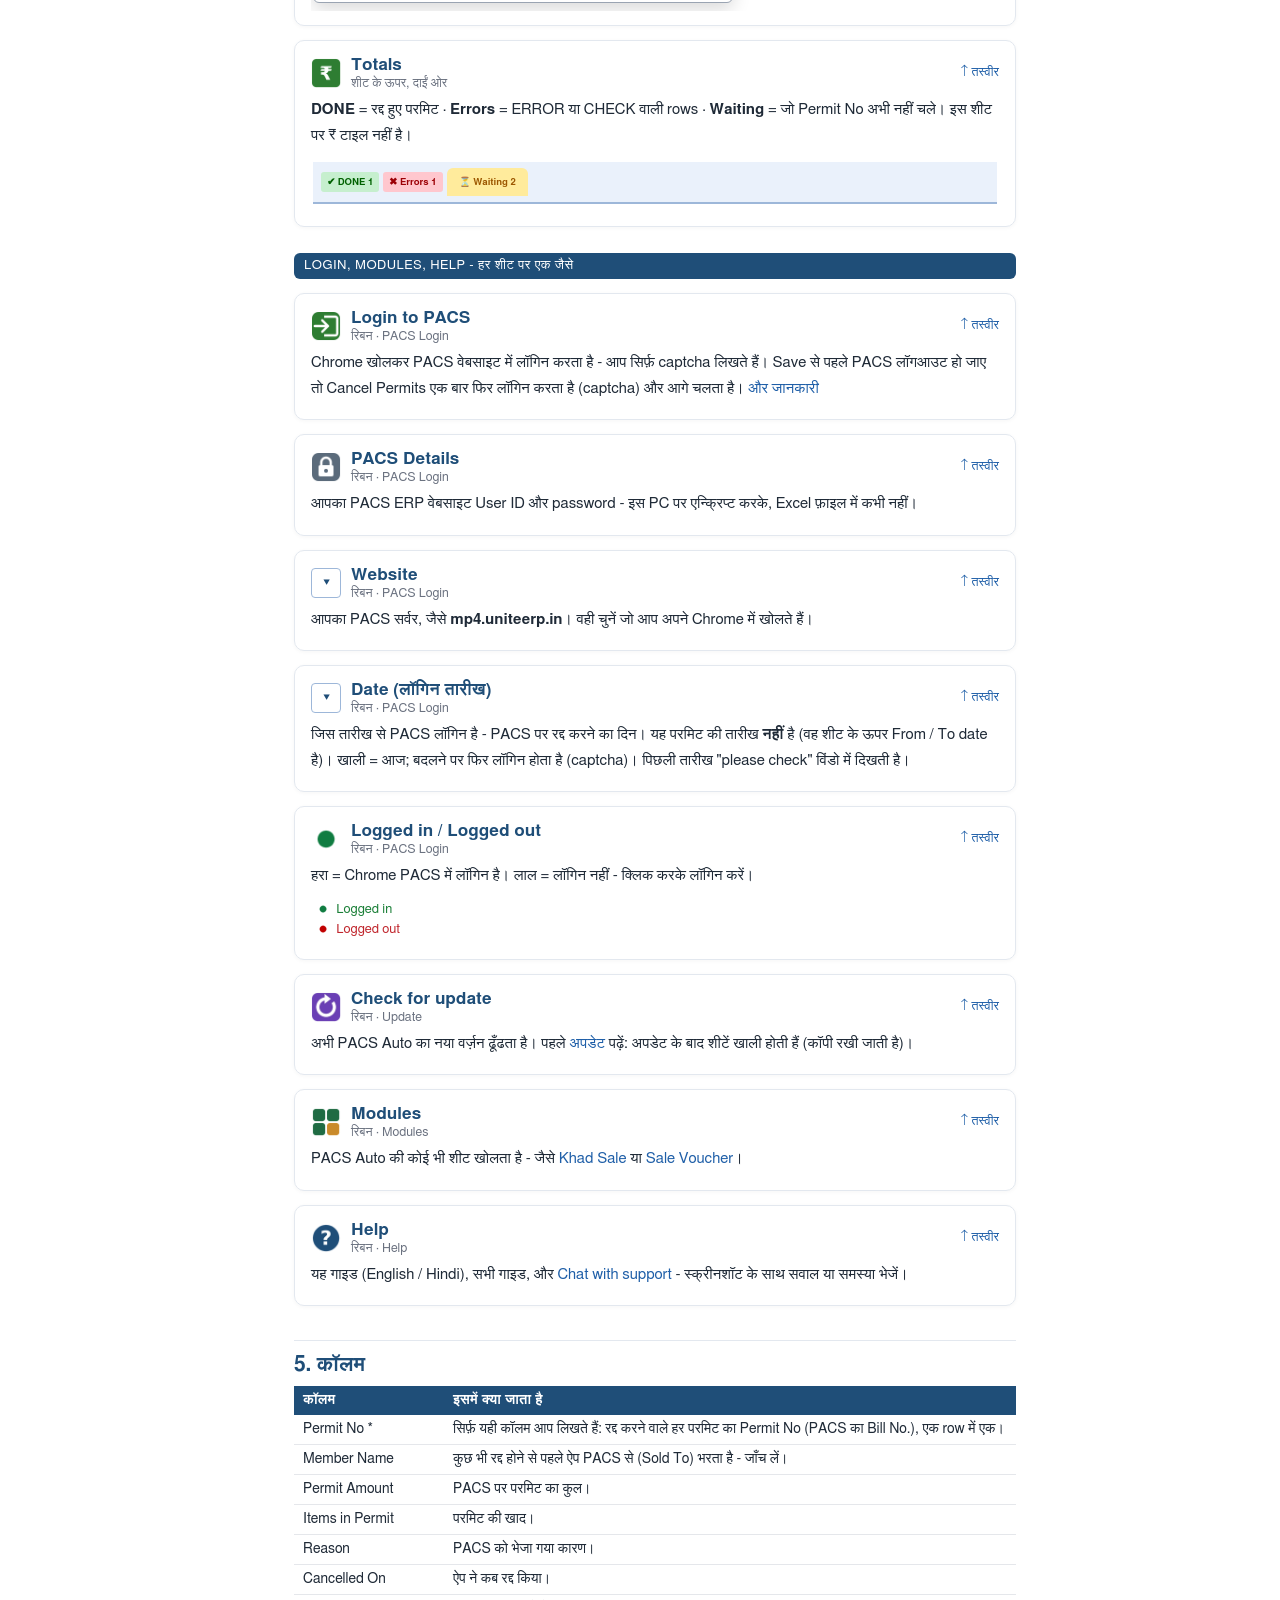
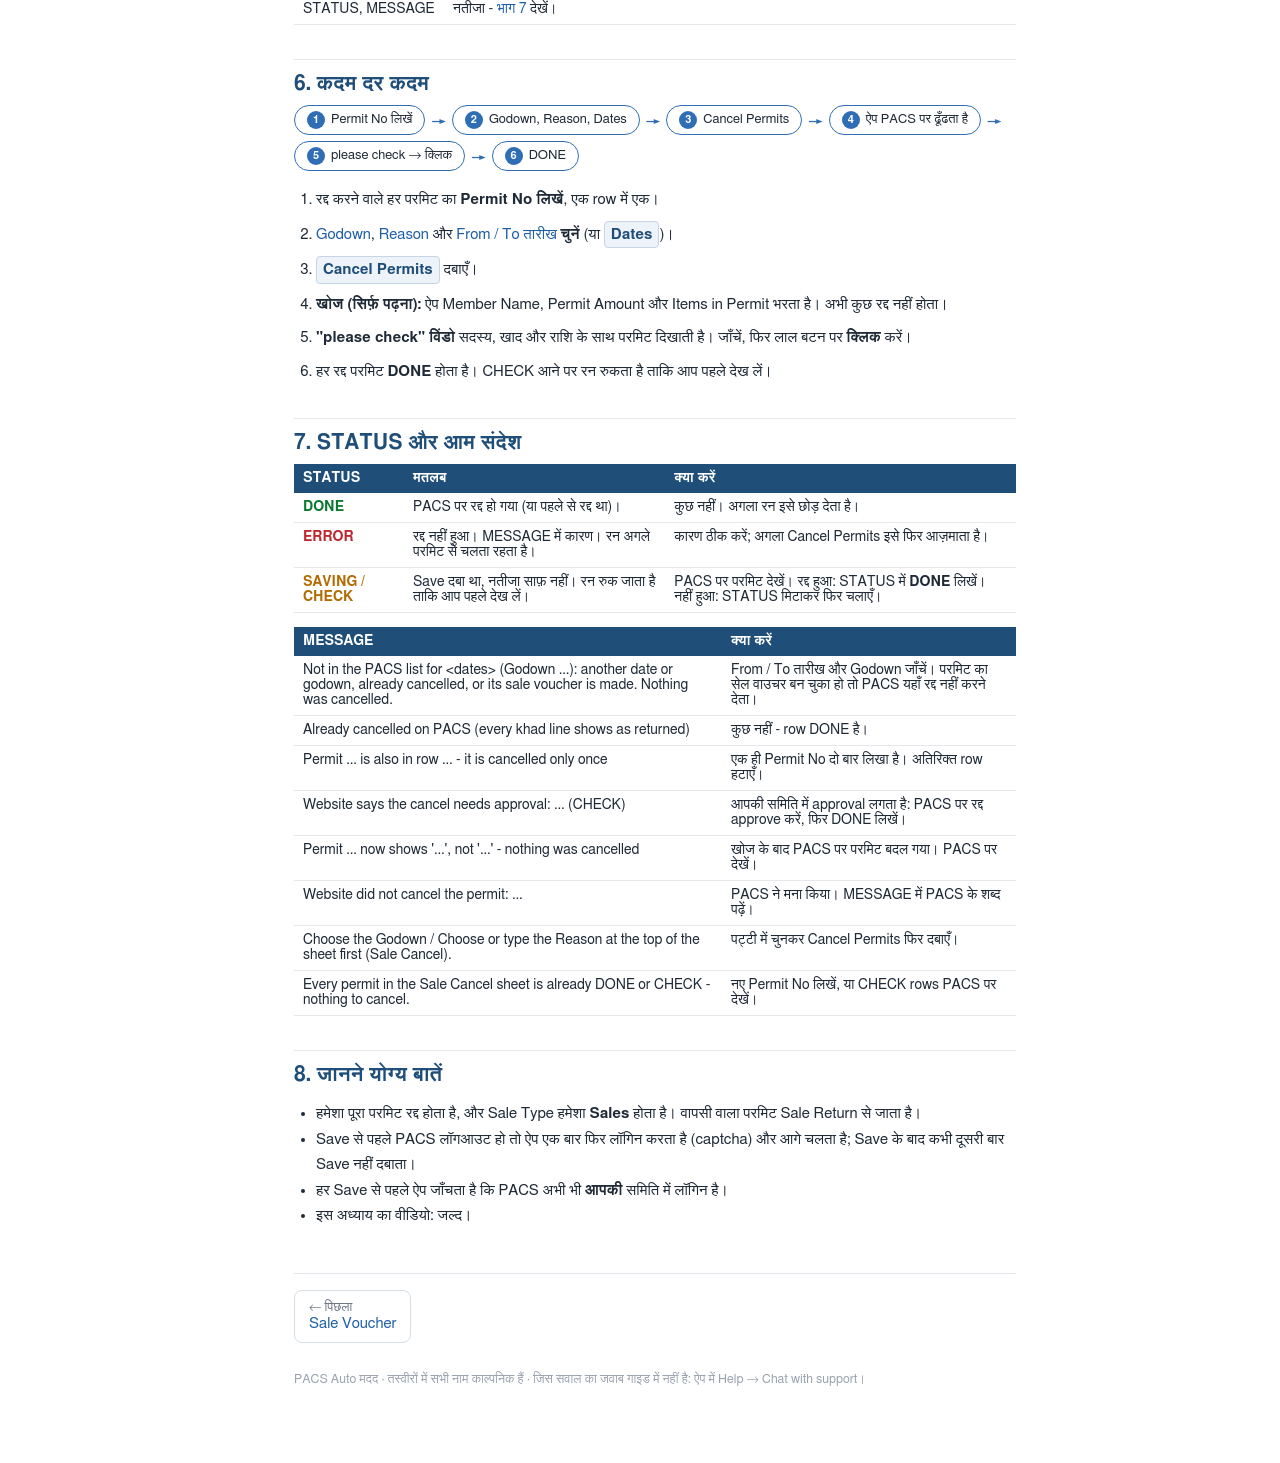
<file: hi/sale-cancel.html>
<!DOCTYPE html><html lang="hi"><head><meta charset="utf-8"><meta name="viewport" content="width=device-width,initial-scale=1"><title>Sale Cancel - PACS Auto मदद</title><link rel="stylesheet" href="../site.css?v=8e6ede04"><link rel="icon" href="../favicon.svg"></head><body class="hi" data-lang="hi" data-root="../" data-v="8e6ede04"><div class="top"><button class="menu" aria-label="menu">☰</button><a class="logo" href="../hi/index.html"><i></i>PACS Auto मदद</a><div class="srch"><input type="search" placeholder="मदद में खोजें..." aria-label="search"><div class="res" data-none="कुछ नहीं मिला - दूसरा शब्द लिखें।"></div></div><div class="lt"><a href="../en/sale-cancel.html">English</a><a href="#" class=on>हिंदी</a></div></div><div class="wrap"><nav class="side"><a href="../hi/getting-started.html"><img class="mi" width="20" height="20" src="../img/ribbon/help_book.png" alt="">Getting started</a><div class="g">Khad</div><a href="../hi/khad-sale.html"><img class="mi" src="../img/ribbon/mod_khad_sale.png" width="20" height="20" alt="">Khad Sale</a><a href="../hi/sale-voucher.html"><img class="mi" src="../img/ribbon/mod_sale_voucher.png" width="20" height="20" alt="">Sale Voucher</a><a href="../hi/sale-cancel.html" class=on><img class="mi" src="../img/ribbon/mod_sale_cancel.png" width="20" height="20" alt="">Sale Cancel</a><span><img class="mi" src="../img/ribbon/mod_sale_return.png" width="20" height="20" alt="">Sale Return<em>जल्द</em></span><div class="g">Members & Deposits</div><span><img class="mi" src="../img/ribbon/mod_enroll_member.png" width="20" height="20" alt="">Enroll Member<em>जल्द</em></span><span><img class="mi" src="../img/ribbon/mod_share_deposit.png" width="20" height="20" alt="">Share Deposit<em>जल्द</em></span><span><img class="mi" src="../img/ribbon/mod_share_withdrawal.png" width="20" height="20" alt="">Share Withdrawal<em>जल्द</em></span><span><img class="mi" src="../img/ribbon/mod_saving_deposit.png" width="20" height="20" alt="">Saving Deposit<em>जल्द</em></span><div class="g">Loans</div><span><img class="mi" src="../img/ribbon/mod_register_land.png" width="20" height="20" alt="">Register Land<em>जल्द</em></span><span><img class="mi" src="../img/ribbon/mod_loan_disbursement.png" width="20" height="20" alt="">Loan Disbursement<em>जल्द</em></span><span><img class="mi" src="../img/ribbon/mod_loan_collection.png" width="20" height="20" alt="">Loan Collection<em>जल्द</em></span><div class="g">Vouchers (FAS)</div><span><img class="mi" src="../img/ribbon/mod_cash_payment.png" width="20" height="20" alt="">Cash Payment<em>जल्द</em></span><span><img class="mi" src="../img/ribbon/mod_cash_receipt.png" width="20" height="20" alt="">Cash Receipt<em>जल्द</em></span><span><img class="mi" src="../img/ribbon/mod_other_transfer.png" width="20" height="20" alt="">Other Transfer<em>जल्द</em></span><div class="g">PDS</div><span><img class="mi" src="../img/ribbon/mod_pds_purchase.png" width="20" height="20" alt="">PDS Purchase<em>जल्द</em></span><span><img class="mi" src="../img/ribbon/mod_pds_sale.png" width="20" height="20" alt="">PDS Sale<em>जल्द</em></span><span><img class="mi" src="../img/ribbon/mod_pds_voucher.png" width="20" height="20" alt="">PDS Voucher<em>जल्द</em></span><div class="g">Help</div><span><img class="mi" width="20" height="20" src="../img/ribbon/help_chat.png" alt="">Common messages (FAQ)<em>जल्द</em></span></nav><main class="main"><h1>Sale Cancel</h1>
<p class="lead">PACS पर पूरे परमिट रद्द करता है। आप सिर्फ़ Permit No लिखते हैं; ऐप पहले हर परमिट PACS पर ढूँढकर सदस्य, खाद और राशि दिखाता है - जब तक आप जाँचकर क्लिक नहीं करते, कुछ रद्द नहीं होता।</p>

<h2 id="what">1. यह मॉड्यूल क्या करता है</h2>
<p>यह PACS पेज <b>Merchandise → Sale Cancel</b> (Sale Type: Sales) पर काम करता है। हर Permit No का <b>पूरा परमिट</b> रद्द करता है - हर खाद लाइन, पूरी मात्रा - आपके चुने Reason के साथ, फिर row में <b>DONE</b>, कारण और समय लिखता है।</p>
<div class="note warn">रद्द हुआ परमिट वापस नहीं आता। "please check" विंडो ध्यान से पढ़ें।</div>
<div class="note">Sale Cancel आपकी Khad Sale शीट को कभी नहीं बदलता। वहाँ कोई नोट रखते हैं तो खुद बदलें।</div>

<h2 id="before">2. शुरू करने से पहले</h2>
<ul>
<li>PACS में लॉगिन - हरा <b>Logged in</b> (देखें <a href="getting-started.html#d-login">शुरुआत करें</a>)।</li>
<li>परमिट का <b>सेल वाउचर अभी नहीं बना</b> हो। PACS रद्द करने के लिए सिर्फ़ ऐसे परमिट दिखाता है।</li>
<li>आपको Permit No (PACS में <b>Bill No.</b>) और परमिट की लगभग तारीख पता हो।</li>
</ul>

<h2 id="screen">3. स्क्रीन</h2>
<div class="fig"><div class="xl hotfig"><div class="tabsbar"><span>Home</span><span>Khad Sale</span><span>Sale Voucher</span><span class=on>Sale Cancel</span><span>Sale Return</span><span>Enroll Member</span><span>...</span></div><div class="rib"><div class="grp"><div class="btns"><a class="hot b" href="#d-update" title="Check for update - see details"><img class="ic" src="../img/ribbon/update.png" alt="">Check for update</a></div><div class="gl">Update</div></div><div class="grp"><div class="btns"><a class="hot b" href="#d-details" title="PACS Details - see details"><img class="ic" src="../img/ribbon/details.png" alt="">PACS Details</a><a class="hot b" href="#d-login" title="Login to PACS - see details"><img class="ic" src="../img/ribbon/login.png" alt="">Login to PACS</a><div class="vbox"><a class="hot dd" href="#d-website">mp4.uniteerp.in ▾</a><a class="hot dd" href="#d-date">28-11-2026</a><a class="hot ok" href="#d-dot"><img class="ic" src="../img/ribbon/dot_green.png" alt="">Logged in</a></div></div><div class="gl">PACS Login</div></div><div class="grp"><div class="btns"><a class="hot b" href="#d-modules" title="Modules ▾ - see details"><img class="ic" src="../img/ribbon/modules.png" alt="">Modules ▾</a></div><div class="gl">Modules</div></div><div class="grp"><div class="btns"><a class="hot b" href="#d-pause" title="Pause - see details"><img class="ic" src="../img/ribbon/pause.png" alt="">Pause</a><a class="hot b" href="#d-stop" title="Stop - see details"><img class="ic" src="../img/ribbon/stop.png" alt="">Stop</a><a class="hot b" href="#d-clear" title="Clear Sheet - see details"><img class="ic" src="../img/ribbon/clear.png" alt="">Clear Sheet</a></div><div class="gl">Run (selected row)</div></div><div class="grp"><div class="btns"><a class="hot b" href="#d-cancel" title="Cancel Permits - see details"><img class="ic" src="../img/ribbon/cancel.png" alt="">Cancel Permits</a><a class="hot b" href="#d-dates" title="Dates - see details"><img class="ic" src="../img/ribbon/calendar.png" alt="">Dates</a></div><div class="gl">Sale Cancel</div></div><div class="grp"><div class="btns"><a class="hot b" href="#d-help" title="Help ▾ - see details"><img class="ic" src="../img/ribbon/help.png" alt="">Help ▾</a></div><div class="gl">Help</div></div></div><div class="band"><a class="hot bx" href="#d-cgodown" title="Godown - see details"><small>Godown</small><span>Demo Godown ▾</span></a><a class="hot bx" href="#d-reason" title="Reason - see details"><small>Reason</small><span>Wrong entry ▾</span></a><a class="hot bx" href="#d-cfrom" title="From date - see details"><small>From date</small><span>01-11-2026</span></a><a class="hot bx" href="#d-cfrom" title="To date - see details"><small>To date</small><span>28-11-2026</span></a><a class="hot tiles" href="#d-ctiles" title="Totals - see details"><span class="tl dn">✔ DONE 1</span><span class="tl er">✖ Errors 1</span><span class="tl wt">⏳ Waiting 2</span></a></div><a class="hot sheetlink" href="#columns" title="The sheet - see details"><table class="sh"><tr><th class="ty">Permit No *</th><th class="ap">Member Name</th><th class="ap">Permit Amount</th><th class="ap">Items in Permit</th><th class="ap">Reason</th><th class="ap">Cancelled On</th><th class="rs">STATUS</th><th class="rs">MESSAGE</th></tr><tr><td>25108</td><td class="a">Demo Member 5</td><td class="a">1,770.00</td><td class="a">DAP 2</td><td class="a">Wrong entry</td><td class="a">28-11-2026 12:05</td><td class="d">DONE</td><td>Cancelled on PACS</td></tr><tr><td>25110</td><td class="a"></td><td class="a"></td><td class="a"></td><td class="a"></td><td class="a"></td><td class="e">ERROR</td><td>Not in the PACS list for 01-11-2026 to 28-11-2026 ...</td></tr><tr class=sel><td>25112</td><td class="a"></td><td class="a"></td><td class="a"></td><td class="a"></td><td class="a"></td><td></td><td></td></tr><tr><td>25114</td><td class="a"></td><td class="a"></td><td class="a"></td><td class="a"></td><td class="a"></td><td></td><td></td></tr></table></a></div></div>
<div class="hint">👆 तस्वीर में किसी भी बटन या बॉक्स पर क्लिक करें - उसकी पूरी जानकारी पर पहुँचेंगे।</div>
<p class="cap">तस्वीर: डेमो डेटा (काल्पनिक नाम) के साथ Sale Cancel शीट। हर बटन और बॉक्स एक लिंक है।</p>
<p><b>या सूची से चुनें</b> - इस शीट के सभी बटन और विकल्प:</p>
<table class="blist">
<tr class="grow"><td></td><td colspan="3">Sale Cancel - रिबन</td></tr>
<tr><td><img class="ic" src="../img/ribbon/cancel.png" alt=""></td><td><a href="#d-cancel"><b>Cancel Permits</b></a></td><td>परमिट ढूँढता है, पूछता है, रद्द करता है</td><td><a class="go" href="#d-cancel">जानकारी →</a></td></tr>
<tr><td><img class="ic" src="../img/ribbon/calendar.png" alt=""></td><td><a href="#d-dates"><b>Dates</b></a></td><td>From / To तारीख का कैलेंडर</td><td><a class="go" href="#d-dates">जानकारी →</a></td></tr>
<tr class="grow"><td></td><td colspan="3">Run (selected row) - रिबन</td></tr>
<tr><td><img class="ic" src="../img/ribbon/pause.png" alt=""></td><td><a href="#d-pause"><b>Pause / Resume</b></a></td><td>चल रहे परमिट के बाद रुकता है</td><td><a class="go" href="#d-pause">जानकारी →</a></td></tr>
<tr><td><img class="ic" src="../img/ribbon/stop.png" alt=""></td><td><a href="#d-stop"><b>Stop</b></a></td><td>चल रहा परमिट पूरा, फिर बंद</td><td><a class="go" href="#d-stop">जानकारी →</a></td></tr>
<tr><td><img class="ic" src="../img/ribbon/clear.png" alt=""></td><td><a href="#d-clear"><b>Clear Sheet</b></a></td><td>सारी rows मिटाता है (पहले बैकअप)</td><td><a class="go" href="#d-clear">जानकारी →</a></td></tr>
<tr class="grow"><td></td><td colspan="3">शीट के ऊपर</td></tr>
<tr><td><i class="ic box">▾</i></td><td><a href="#d-cgodown"><b>Godown</b></a></td><td>जिस गोदाम में परमिट बने</td><td><a class="go" href="#d-cgodown">जानकारी →</a></td></tr>
<tr><td><i class="ic box">▾</i></td><td><a href="#d-reason"><b>Reason</b></a></td><td>हर रद्द के साथ PACS को जाता है</td><td><a class="go" href="#d-reason">जानकारी →</a></td></tr>
<tr><td><i class="ic box">▾</i></td><td><a href="#d-cfrom"><b>From date / To date</b></a></td><td>परमिटों की तारीखें</td><td><a class="go" href="#d-cfrom">जानकारी →</a></td></tr>
<tr><td><img class="ic" src="../img/ribbon/rupee.png" alt=""></td><td><a href="#d-ctiles"><b>Totals</b></a></td><td>DONE, Errors, Waiting</td><td><a class="go" href="#d-ctiles">जानकारी →</a></td></tr>
<tr class="grow"><td></td><td colspan="3">हर शीट</td></tr>
<tr><td><img class="ic" src="../img/ribbon/login.png" alt=""></td><td><a href="#d-login"><b>Login to PACS</b></a></td><td>Chrome + captcha</td><td><a class="go" href="#d-login">जानकारी →</a></td></tr>
<tr><td><img class="ic" src="../img/ribbon/details.png" alt=""></td><td><a href="#d-details"><b>PACS Details</b></a></td><td>आपका PACS User ID + password</td><td><a class="go" href="#d-details">जानकारी →</a></td></tr>
<tr><td><i class="ic box">▾</i></td><td><a href="#d-website"><b>Website</b></a></td><td>आपका PACS सर्वर</td><td><a class="go" href="#d-website">जानकारी →</a></td></tr>
<tr><td><i class="ic box">▾</i></td><td><a href="#d-date"><b>Date</b></a></td><td>लॉगिन तारीख (खाली = आज)</td><td><a class="go" href="#d-date">जानकारी →</a></td></tr>
<tr><td><img class="ic" src="../img/ribbon/dot_green.png" alt=""></td><td><a href="#d-dot"><b>Logged in / Logged out</b></a></td><td>हरा / लाल बिंदु</td><td><a class="go" href="#d-dot">जानकारी →</a></td></tr>
<tr><td><img class="ic" src="../img/ribbon/update.png" alt=""></td><td><a href="#d-update"><b>Check for update</b></a></td><td>अभी नया वर्ज़न</td><td><a class="go" href="#d-update">जानकारी →</a></td></tr>
<tr><td><img class="ic" src="../img/ribbon/modules.png" alt=""></td><td><a href="#d-modules"><b>Modules</b></a></td><td>कोई भी शीट खोलें</td><td><a class="go" href="#d-modules">जानकारी →</a></td></tr>
<tr><td><img class="ic" src="../img/ribbon/help.png" alt=""></td><td><a href="#d-help"><b>Help</b></a></td><td>गाइड + सपोर्ट से चैट</td><td><a class="go" href="#d-help">जानकारी →</a></td></tr>
</table>

<h2 id="buttons">4. हर बटन और विकल्प</h2>
<p>हर कार्ड बताता है कि बटन या विकल्प क्या करता है, कब इस्तेमाल करें और क्या दिखेगा। <a href="#screen">↑ तस्वीर पर वापस</a></p>

<div class="gh">Sale Cancel - रिबन</div>

<div class="bd" id="d-cancel"><div class="bdh"><img class="ic" src="../img/ribbon/cancel.png" alt=""><div><b>Cancel Permits</b><small>रिबन · Sale Cancel</small></div><a class="up" href="#screen">↑ तस्वीर</a></div>
<p>इस शीट का <b>हर वह परमिट जो DONE नहीं है</b> PACS पर रद्द करता है (Sale type Sales, ऊपर चुने Godown, Reason और तारीखों के साथ)। चुनी row मायने नहीं रखती। पहले परमिट PACS पर ढूँढता है और रद्द करने से पहले पूछता है।</p>
<div class="bdg"><div><h4>क्या होता है</h4><ol><li><b>खोज (सिर्फ़ पढ़ना):</b> Member Name, Permit Amount और Items in Permit भरे जाते हैं, MESSAGE "Found on PACS - not cancelled yet"।</li><li>परमिटों के साथ <b>"Please check" विंडो</b>। फोकस <b>Go back</b> पर, <kbd>Enter</kbd> कुछ नहीं करता - लाल बटन पर क्लिक करें (जैसे "Cancel 2 permits")।</li><li>हर Save में एक परमिट। हर परमिट Reason और Cancelled On के साथ <b>DONE</b>।</li></ol></div>
<div><h4>छोड़े जाते हैं</h4><ul><li>पहले से DONE rows, और CHECK / SAVING rows (पहले उन्हें PACS पर देखें)।</li><li>दो बार लिखा Permit No - दूसरी row में ERROR।</li><li>PACS पर न मिला परमिट - ERROR (भाग 7)।</li><li>विंडो छोड़े गए परमिट लाल में बताती है।</li></ul></div></div>
<div class="fig"><div class="xl"><table class="sh"><tr><th class="ty">Permit No *</th><th class="ap">Member Name</th><th class="ap">Permit Amount</th><th class="ap">Items in Permit</th><th class="ap">Reason</th><th class="ap">Cancelled On</th><th class="rs">STATUS</th><th class="rs">MESSAGE</th></tr><tr><td>25112</td><td class="a">Demo Member 4</td><td class="a">2,557.00</td><td class="a">DAP 1, Urea 4</td><td class="a"></td><td class="a"></td><td></td><td>Found on PACS - not cancelled yet</td></tr><tr><td>25114</td><td class="a">Demo Member 6</td><td class="a">885.00</td><td class="a">DAP 1</td><td class="a"></td><td class="a"></td><td></td><td>Found on PACS - not cancelled yet</td></tr></table></div></div>
<div class="fig"><div class="win wide"><div class="wt">Sale cancel – please check<span>✕</span></div><table class="wf"><tr><td>Godown</td><td><b>Demo Godown</b></td></tr><tr><td>Sale type</td><td><b>Sales</b></td></tr><tr><td>Dates</td><td><b>01-11-2026 to 28-11-2026</b></td></tr><tr><td>Reason</td><td><b>Wrong entry</b></td></tr><tr><td>Permits</td><td><b>2 · total 3,442.00</b></td></tr><tr><td>Skipped</td><td><b>1 not found on PACS (25110) - see MESSAGE</b></td></tr><tr><td>Login date</td><td><b>28-11-2026</b></td></tr></table><table class="wl"><tr><th>Permit No</th><th>Member Name</th><th>Items in Permit</th><th class=r>Amount</th></tr><tr><td>25112</td><td>Demo Member 4</td><td>DAP 1, Urea 4</td><td class=r>2,557.00</td></tr><tr><td>25114</td><td>Demo Member 6</td><td>DAP 1</td><td class=r>885.00</td></tr></table><div class="wn"><b>These 2 permits will be CANCELLED on the PACS website, one by one. A cancelled permit cannot be brought back.</b></div><div class="wb"><span class="bt fo">Go back</span><span class="bt rd">Cancel 2 permits</span></div></div></div>
</div>

<div class="bd" id="d-dates"><div class="bdh"><img class="ic" src="../img/ribbon/calendar.png" alt=""><div><b>Dates</b><small>रिबन · Sale Cancel</small></div><a class="up" href="#screen">↑ तस्वीर</a></div>
<p>बटन के नीचे कैलेंडर खुलता है: पहले <b>From</b> तारीख पर क्लिक, फिर <b>To</b> तारीख पर (बीच के दिन रंगीन होते हैं), फिर <b>OK</b>। <b>Today</b> आज पर ले जाता है। आज के बाद के दिन नहीं चुने जा सकते। ऊपर के दोनों तारीख बॉक्स में तारीखें आ जाती हैं।</p>
<div class="fig"><div class="win"><div class="wt">Dates<span>✕</span></div><div class="wh">‹ November 2026 ›</div><div class="cal"><b>Mo</b><b>Tu</b><b>We</b><b>Th</b><b>Fr</b><b>Sa</b><b>Su</b><span></span><span></span><span></span><span></span><span></span><span></span><span class="ed">1</span><span class="in">2</span><span class="in">3</span><span class="in">4</span><span class="in">5</span><span class="in">6</span><span class="in">7</span><span class="in">8</span><span class="in">9</span><span class="in">10</span><span class="in">11</span><span class="in">12</span><span class="in">13</span><span class="in">14</span><span class="in">15</span><span class="in">16</span><span class="in">17</span><span class="in">18</span><span class="in">19</span><span class="in">20</span><span class="in">21</span><span class="in">22</span><span class="in">23</span><span class="in">24</span><span class="in">25</span><span class="in">26</span><span class="in">27</span><span class="ed">28</span><span class="no">29</span><span class="no">30</span></div><div class="wg">First click = From date, second click = To date. Days after today cannot be chosen.</div><div class="wb"><span class="bt" style="margin-right:auto">Today</span><span class="bt">Cancel</span><span class="bt pr">OK</span></div></div></div>
</div>

<div class="gh">Run (selected row) - रिबन</div>
<p>इस शीट पर Test / Make row बटन नहीं हैं - सिर्फ़ ये तीन।</p>

<div class="bd" id="d-pause"><div class="bdh"><img class="ic" src="../img/ribbon/pause.png" alt=""><div><b>Pause / Resume</b><small>रिबन · Run (selected row)</small></div><a class="up" href="#screen">↑ तस्वीर</a></div>
<p>Cancel Permits के दौरान: चल रहे परमिट के बाद रुकता है। तब बटन पर <b>Resume</b> लिखा होता है - आगे चलाने के लिए दबाएँ।</p>
</div>

<div class="bd" id="d-stop"><div class="bdh"><img class="ic" src="../img/ribbon/stop.png" alt=""><div><b>Stop</b><small>रिबन · Run (selected row)</small></div><a class="up" href="#screen">↑ तस्वीर</a></div>
<p>चल रहा परमिट पूरा होता है (Save कभी बीच में नहीं कटता), फिर रन बंद - संदेश "Stopped by you." से शुरू होता है। जो परमिट रद्द नहीं हुए उनमें "Found on PACS - not cancelled yet" रहता है; अगला Cancel Permits उन्हें फिर लेता है।</p>
</div>

<div class="bd" id="d-clear"><div class="bdh"><img class="ic" src="../img/ribbon/clear.png" alt=""><div><b>Clear Sheet</b><small>रिबन · Run (selected row)</small></div><a class="up" href="#screen">↑ तस्वीर</a></div>
<p>इस शीट की सारी rows मिटाता है। पहले पूछता है (<b>No</b> पहले से चुना) और फ़ाइल की कॉपी <b>Desktop \ PACS Auto Files \ Backups</b> में रखता है। रन चलते समय नहीं होता; <kbd>Ctrl</kbd>+<kbd>Z</kbd> से rows वापस नहीं आतीं।</p>
</div>

<div class="gh">शीट के ऊपर की सेटिंग - पूरे रन के लिए</div>

<div class="bd" id="d-cgodown"><div class="bdh"><i class="ic box">▾</i><div><b>Godown</b><small>शीट के ऊपर</small></div><a class="up" href="#screen">↑ तस्वीर</a></div>
<p>जिस गोदाम में परमिट बने थे। इस शीट का <b>अपना</b> Godown है - Khad Sale या Sale Voucher नहीं बदलता। 2 या ज़्यादा गोदाम हों तो फ़ाइल खुलने पर खाली रहता है: हर बार चुनें।</p>
<div class="fig"><div class="ddfig"><small>Godown</small><div class="ddv">Demo Godown ▾</div><div class="ddl"><div class="ddi">- choose -</div><div class="ddi on">Demo Godown</div><div class="ddi">Demo Sub Godown</div></div><div class=ddn>this sheet's own Godown</div></div></div>
</div>

<div class="bd" id="d-reason"><div class="bdh"><i class="ic box">▾</i><div><b>Reason</b><small>शीट के ऊपर</small></div><a class="up" href="#screen">↑ तस्वीर</a></div>
<p>इनमें से एक: Wrong entry, Wrong member, Wrong khad / quantity, Member did not take khad, Duplicate permit - या अपने शब्दों के लिए <b>Type another...</b>। हर रद्द के साथ PACS को जाता है और row में लिखा जाता है।</p>
<div class="fig"><div class="ddfig"><small>Reason</small><div class="ddv">Wrong entry ▾</div><div class="ddl"><div class="ddi on">Wrong entry</div><div class="ddi">Wrong member</div><div class="ddi">Wrong khad / quantity</div><div class="ddi">Member did not take khad</div><div class="ddi">Duplicate permit</div><div class="ddi">Type another...</div></div><div class=ddn>sent to PACS with every cancel</div></div></div>
</div>

<div class="bd" id="d-cfrom"><div class="bdh"><i class="ic box">▾</i><div><b>From date / To date</b><small>शीट के ऊपर</small></div><a class="up" href="#screen">↑ तस्वीर</a></div>
<p>परमिटों की तारीखें - PACS इन दिनों के परमिट दिखाता है। <b>खाली = आज।</b> बॉक्स पर क्लिक करें: छोटा बॉक्स तारीख पूछता है - 01-11-2026 जैसे लिखें (01/11/2026 भी चलता है)। या रिबन पर <a href="#d-dates">Dates</a> दबाएँ।</p>
<div class="bdg"><div><h4>नहीं माना जाता</h4><ul><li>जो तारीख नहीं है, या ऐसा दिन जो कैलेंडर में नहीं।</li><li>भविष्य की तारीख।</li><li>From date, To date के बाद।</li></ul></div>
<div><h4>सुझाव</h4><ul><li>दिन पक्का नहीं? बड़ी रेंज लें - सिर्फ़ आपके लिखे Permit No ही रद्द होते हैं।</li></ul></div></div>
<div class="fig"><div class="win"><div class="wt">PACS Auto<span>✕</span></div><div class="wh" style="font-weight:400;color:#1f2a37">From date (dd-mm-yyyy). Empty = today.<br>(Or press Dates on the ribbon.)</div><div class="cin" style="min-height:0">01-11-2026</div><div class="wb"><span class="bt ">Cancel</span><span class="bt pr">OK</span></div></div></div>
</div>

<div class="bd" id="d-ctiles"><div class="bdh"><img class="ic" src="../img/ribbon/rupee.png" alt=""><div><b>Totals</b><small>शीट के ऊपर, दाईं ओर</small></div><a class="up" href="#screen">↑ तस्वीर</a></div>
<p><b>DONE</b> = रद्द हुए परमिट · <b>Errors</b> = ERROR या CHECK वाली rows · <b>Waiting</b> = जो Permit No अभी नहीं चले। इस शीट पर ₹ टाइल नहीं है।</p>
<div class="fig"><div class="band" style="padding-left:8px"><div class="tiles" style="margin:0"><span class="tl dn">✔ DONE 1</span><span class="tl er">✖ Errors 1</span><span class="tl wt">⏳ Waiting 2</span></div></div></div>
</div>

<div class="gh">Login, Modules, Help - हर शीट पर एक जैसे</div>

<div class="bd" id="d-login"><div class="bdh"><img class="ic" src="../img/ribbon/login.png" alt=""><div><b>Login to PACS</b><small>रिबन · PACS Login</small></div><a class="up" href="#screen">↑ तस्वीर</a></div>
<p>Chrome खोलकर PACS वेबसाइट में लॉगिन करता है - आप सिर्फ़ captcha लिखते हैं। Save से पहले PACS लॉगआउट हो जाए तो Cancel Permits एक बार फिर लॉगिन करता है (captcha) और आगे चलता है। <a href="getting-started.html#d-login">और जानकारी</a></p>
</div>

<div class="bd" id="d-details"><div class="bdh"><img class="ic" src="../img/ribbon/details.png" alt=""><div><b>PACS Details</b><small>रिबन · PACS Login</small></div><a class="up" href="#screen">↑ तस्वीर</a></div>
<p>आपका PACS ERP वेबसाइट User ID और password - इस PC पर एन्क्रिप्ट करके, Excel फ़ाइल में कभी नहीं।</p>
</div>

<div class="bd" id="d-website"><div class="bdh"><i class="ic box">▾</i><div><b>Website</b><small>रिबन · PACS Login</small></div><a class="up" href="#screen">↑ तस्वीर</a></div>
<p>आपका PACS सर्वर, जैसे <b>mp4.uniteerp.in</b>। वही चुनें जो आप अपने Chrome में खोलते हैं।</p>
</div>

<div class="bd" id="d-date"><div class="bdh"><i class="ic box">▾</i><div><b>Date (लॉगिन तारीख)</b><small>रिबन · PACS Login</small></div><a class="up" href="#screen">↑ तस्वीर</a></div>
<p>जिस तारीख से PACS लॉगिन है - PACS पर रद्द करने का दिन। यह परमिट की तारीख <b>नहीं</b> है (वह शीट के ऊपर From / To date है)। खाली = आज; बदलने पर फिर लॉगिन होता है (captcha)। पिछली तारीख "please check" विंडो में दिखती है।</p>
</div>

<div class="bd" id="d-dot"><div class="bdh"><img class="ic" src="../img/ribbon/dot_green.png" alt=""><div><b>Logged in / Logged out</b><small>रिबन · PACS Login</small></div><a class="up" href="#screen">↑ तस्वीर</a></div>
<p>हरा = Chrome PACS में लॉगिन है। लाल = लॉगिन नहीं - क्लिक करके लॉगिन करें।</p>
<div class="fig"><div class="vbox" style="font-size:13px;gap:6px"><span class="ok"><img class="ic" src="../img/ribbon/dot_green.png" alt=""> Logged in</span><span style="color:#C0262D"><img class="ic" src="../img/ribbon/dot_red.png" alt=""> Logged out</span></div></div>
</div>

<div class="bd" id="d-update"><div class="bdh"><img class="ic" src="../img/ribbon/update.png" alt=""><div><b>Check for update</b><small>रिबन · Update</small></div><a class="up" href="#screen">↑ तस्वीर</a></div>
<p>अभी PACS Auto का नया वर्ज़न ढूँढता है। पहले <a href="getting-started.html#update">अपडेट</a> पढ़ें: अपडेट के बाद शीटें खाली होती हैं (कॉपी रखी जाती है)।</p>
</div>

<div class="bd" id="d-modules"><div class="bdh"><img class="ic" src="../img/ribbon/modules.png" alt=""><div><b>Modules</b><small>रिबन · Modules</small></div><a class="up" href="#screen">↑ तस्वीर</a></div>
<p>PACS Auto की कोई भी शीट खोलता है - जैसे <a href="khad-sale.html">Khad Sale</a> या <a href="sale-voucher.html">Sale Voucher</a>।</p>
</div>

<div class="bd" id="d-help"><div class="bdh"><img class="ic" src="../img/ribbon/help.png" alt=""><div><b>Help</b><small>रिबन · Help</small></div><a class="up" href="#screen">↑ तस्वीर</a></div>
<p>यह गाइड (English / Hindi), सभी गाइड, और <a href="getting-started.html#d-chat">Chat with support</a> - स्क्रीनशॉट के साथ सवाल या समस्या भेजें।</p>
</div>

<h2 id="columns">5. कॉलम</h2>
<table class="tbl">
<tr><th>कॉलम</th><th>इसमें क्या जाता है</th></tr>
<tr><td>Permit No *</td><td>सिर्फ़ यही कॉलम आप लिखते हैं: रद्द करने वाले हर परमिट का Permit No (PACS का Bill No.), एक row में एक।</td></tr>
<tr><td>Member Name</td><td>कुछ भी रद्द होने से पहले ऐप PACS से (Sold To) भरता है - जाँच लें।</td></tr>
<tr><td>Permit Amount</td><td>PACS पर परमिट का कुल।</td></tr>
<tr><td>Items in Permit</td><td>परमिट की खाद।</td></tr>
<tr><td>Reason</td><td>PACS को भेजा गया कारण।</td></tr>
<tr><td>Cancelled On</td><td>ऐप ने कब रद्द किया।</td></tr>
<tr><td>STATUS, MESSAGE</td><td>नतीजा - <a href="#status">भाग 7</a> देखें।</td></tr>
</table>

<h2 id="steps">6. कदम दर कदम</h2>
<div class="flow"><span class="fs"><b>1</b>Permit No लिखें</span><span class="ar">→</span><span class="fs"><b>2</b>Godown, Reason, Dates</span><span class="ar">→</span><span class="fs"><b>3</b>Cancel Permits</span><span class="ar">→</span><span class="fs"><b>4</b>ऐप PACS पर ढूँढता है</span><span class="ar">→</span><span class="fs"><b>5</b>please check → क्लिक</span><span class="ar">→</span><span class="fs"><b>6</b>DONE</span></div>
<ol class="steps">
<li>रद्द करने वाले हर परमिट का <b>Permit No लिखें</b>, एक row में एक।</li>
<li><a href="#d-cgodown">Godown</a>, <a href="#d-reason">Reason</a> और <a href="#d-cfrom">From / To तारीख</a> <b>चुनें</b> (या <a class="btn" href="#d-dates">Dates</a>)।</li>
<li><a class="btn" href="#d-cancel">Cancel Permits</a> दबाएँ।</li>
<li><b>खोज (सिर्फ़ पढ़ना):</b> ऐप Member Name, Permit Amount और Items in Permit भरता है। अभी कुछ रद्द नहीं होता।</li>
<li><b>"please check" विंडो</b> सदस्य, खाद और राशि के साथ परमिट दिखाती है। जाँचें, फिर लाल बटन पर <b>क्लिक</b> करें।</li>
<li>हर रद्द परमिट <b>DONE</b> होता है। CHECK आने पर रन रुकता है ताकि आप पहले देख लें।</li>
</ol>

<h2 id="status">7. STATUS और आम संदेश</h2>
<table class="tbl">
<tr><th>STATUS</th><th>मतलब</th><th>क्या करें</th></tr>
<tr><td class="d">DONE</td><td>PACS पर रद्द हो गया (या पहले से रद्द था)।</td><td>कुछ नहीं। अगला रन इसे छोड़ देता है।</td></tr>
<tr><td class="e">ERROR</td><td>रद्द नहीं हुआ। MESSAGE में कारण। रन अगले परमिट से चलता रहता है।</td><td>कारण ठीक करें; अगला Cancel Permits इसे फिर आज़माता है।</td></tr>
<tr><td class="c">SAVING / CHECK</td><td>Save दबा था, नतीजा साफ़ नहीं। रन रुक जाता है ताकि आप पहले देख लें।</td><td>PACS पर परमिट देखें। रद्द हुआ: STATUS में <b>DONE</b> लिखें। नहीं हुआ: STATUS मिटाकर फिर चलाएँ।</td></tr>
</table>
<table class="tbl">
<tr><th>MESSAGE</th><th>क्या करें</th></tr>
<tr><td>Not in the PACS list for &lt;dates&gt; (Godown ...): another date or godown, already cancelled, or its sale voucher is made. Nothing was cancelled.</td><td>From / To तारीख और Godown जाँचें। परमिट का सेल वाउचर बन चुका हो तो PACS यहाँ रद्द नहीं करने देता।</td></tr>
<tr><td>Already cancelled on PACS (every khad line shows as returned)</td><td>कुछ नहीं - row DONE है।</td></tr>
<tr><td>Permit ... is also in row ... - it is cancelled only once</td><td>एक ही Permit No दो बार लिखा है। अतिरिक्त row हटाएँ।</td></tr>
<tr><td>Website says the cancel needs approval: ... (CHECK)</td><td>आपकी समिति में approval लगता है: PACS पर रद्द approve करें, फिर DONE लिखें।</td></tr>
<tr><td>Permit ... now shows '...', not '...' - nothing was cancelled</td><td>खोज के बाद PACS पर परमिट बदल गया। PACS पर देखें।</td></tr>
<tr><td>Website did not cancel the permit: ...</td><td>PACS ने मना किया। MESSAGE में PACS के शब्द पढ़ें।</td></tr>
<tr><td>Choose the Godown / Choose or type the Reason at the top of the sheet first (Sale Cancel).</td><td>पट्टी में चुनकर Cancel Permits फिर दबाएँ।</td></tr>
<tr><td>Every permit in the Sale Cancel sheet is already DONE or CHECK - nothing to cancel.</td><td>नए Permit No लिखें, या CHECK rows PACS पर देखें।</td></tr>
</table>

<h2 id="know">8. जानने योग्य बातें</h2>
<ul>
<li>हमेशा पूरा परमिट रद्द होता है, और Sale Type हमेशा <b>Sales</b> होता है। वापसी वाला परमिट Sale Return से जाता है।</li>
<li>Save से पहले PACS लॉगआउट हो तो ऐप एक बार फिर लॉगिन करता है (captcha) और आगे चलता है; Save के बाद कभी दूसरी बार Save नहीं दबाता।</li>
<li>हर Save से पहले ऐप जाँचता है कि PACS अभी भी <b>आपकी</b> समिति में लॉगिन है।</li>
<li>इस अध्याय का वीडियो: जल्द।</li>
</ul>
<div class="pager"><a href="sale-voucher.html"><small>← पिछला</small>Sale Voucher</a></div><p class="foot">PACS Auto मदद · तस्वीरों में सभी नाम काल्पनिक हैं · जिस सवाल का जवाब गाइड में नहीं है: ऐप में Help → Chat with support।</p></main><aside class="toc"><b>इस पेज पर</b><a href="#what">1. यह मॉड्यूल क्या करता है</a><a href="#before">2. शुरू करने से पहले</a><a href="#screen">3. स्क्रीन</a><a href="#buttons">4. हर बटन और विकल्प</a><a href="#columns">5. कॉलम</a><a href="#steps">6. कदम दर कदम</a><a href="#status">7. STATUS और आम संदेश</a><a href="#know">8. जानने योग्य बातें</a></aside></div><script src="../site.js?v=8e6ede04"></script></body></html>
</file>
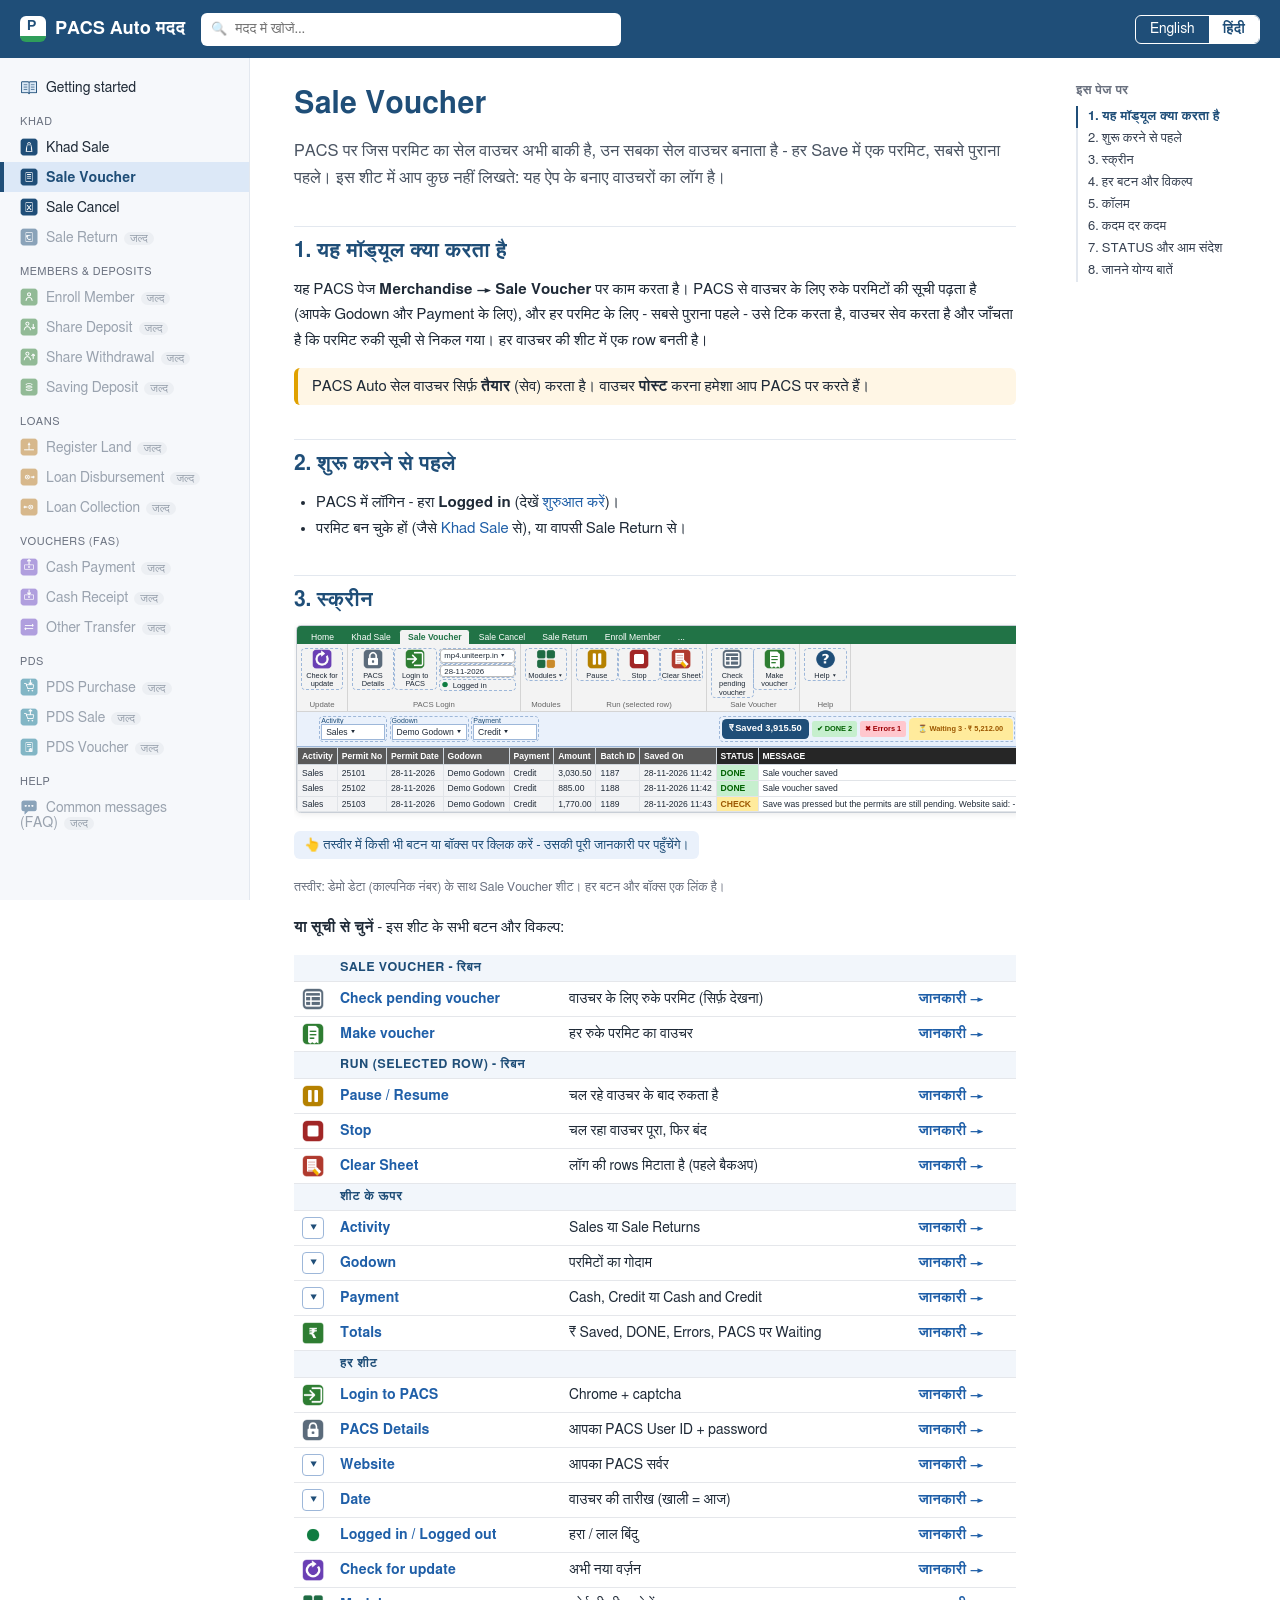
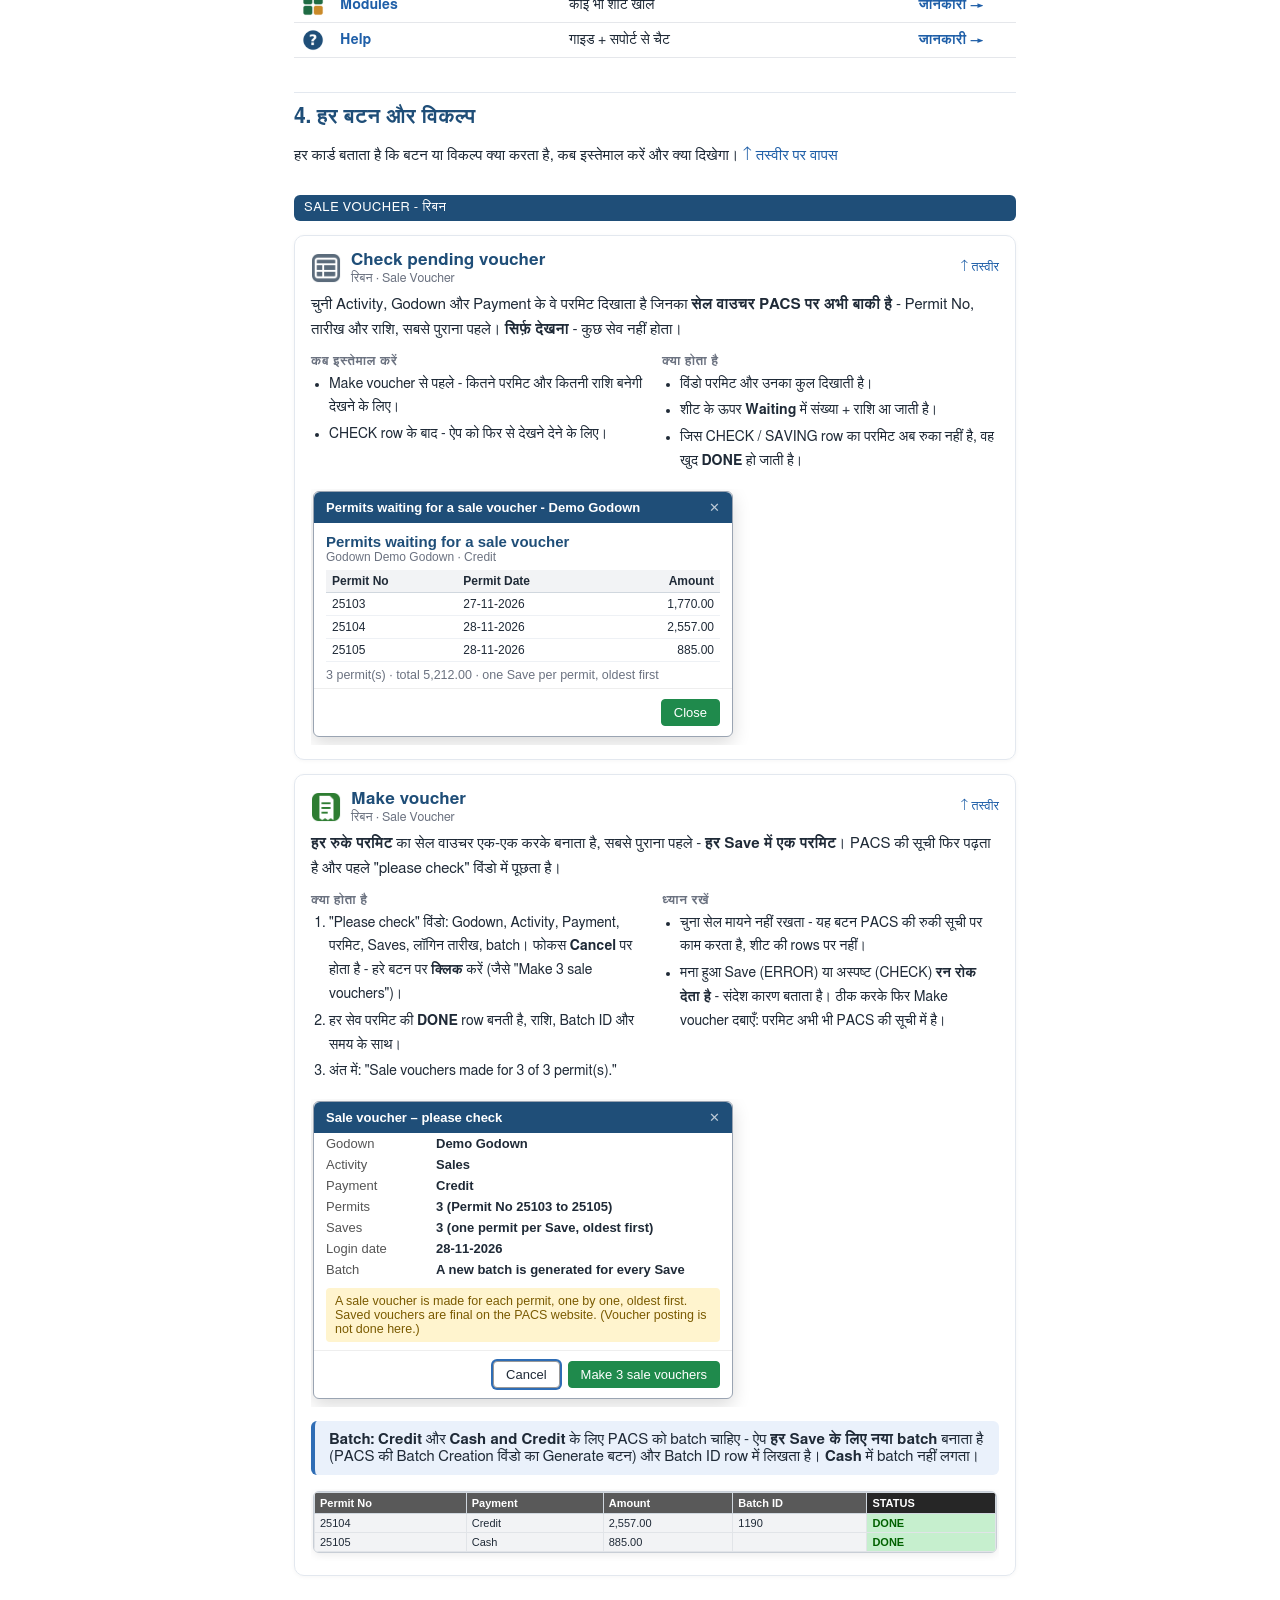
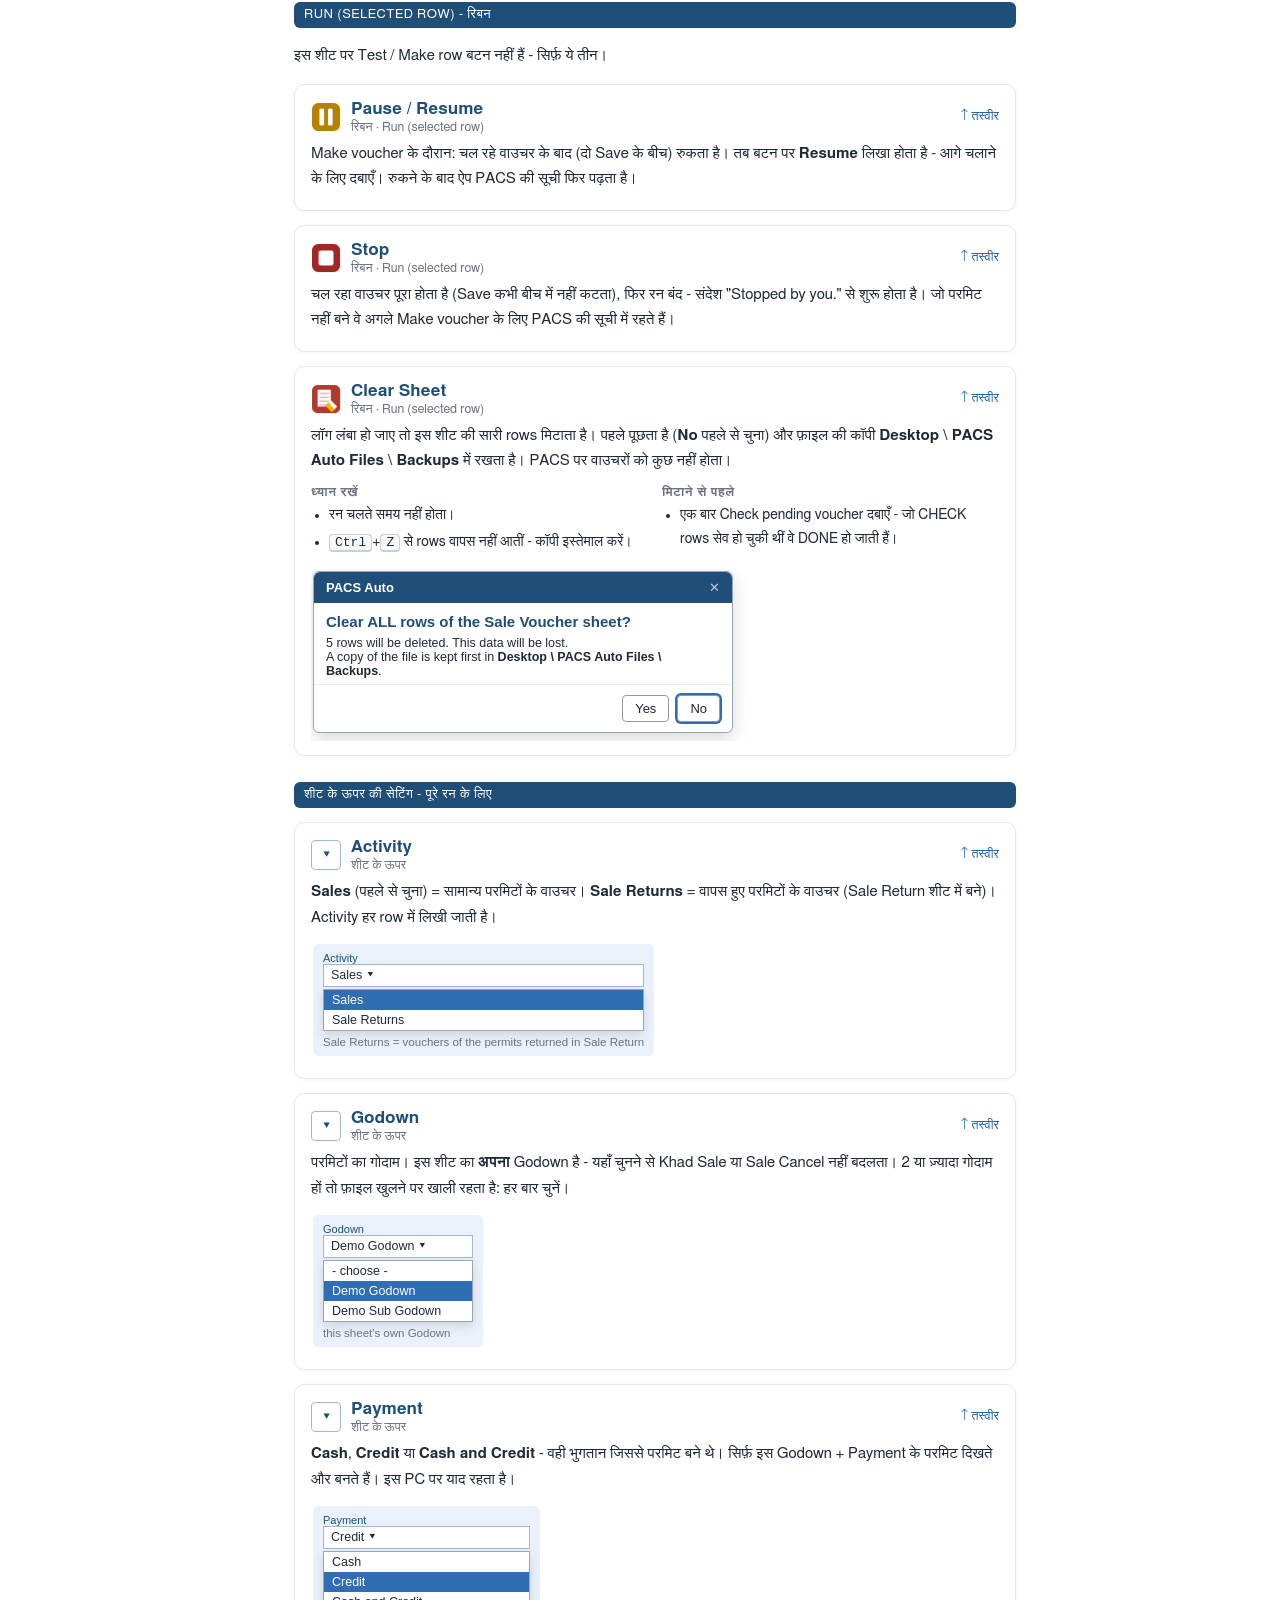
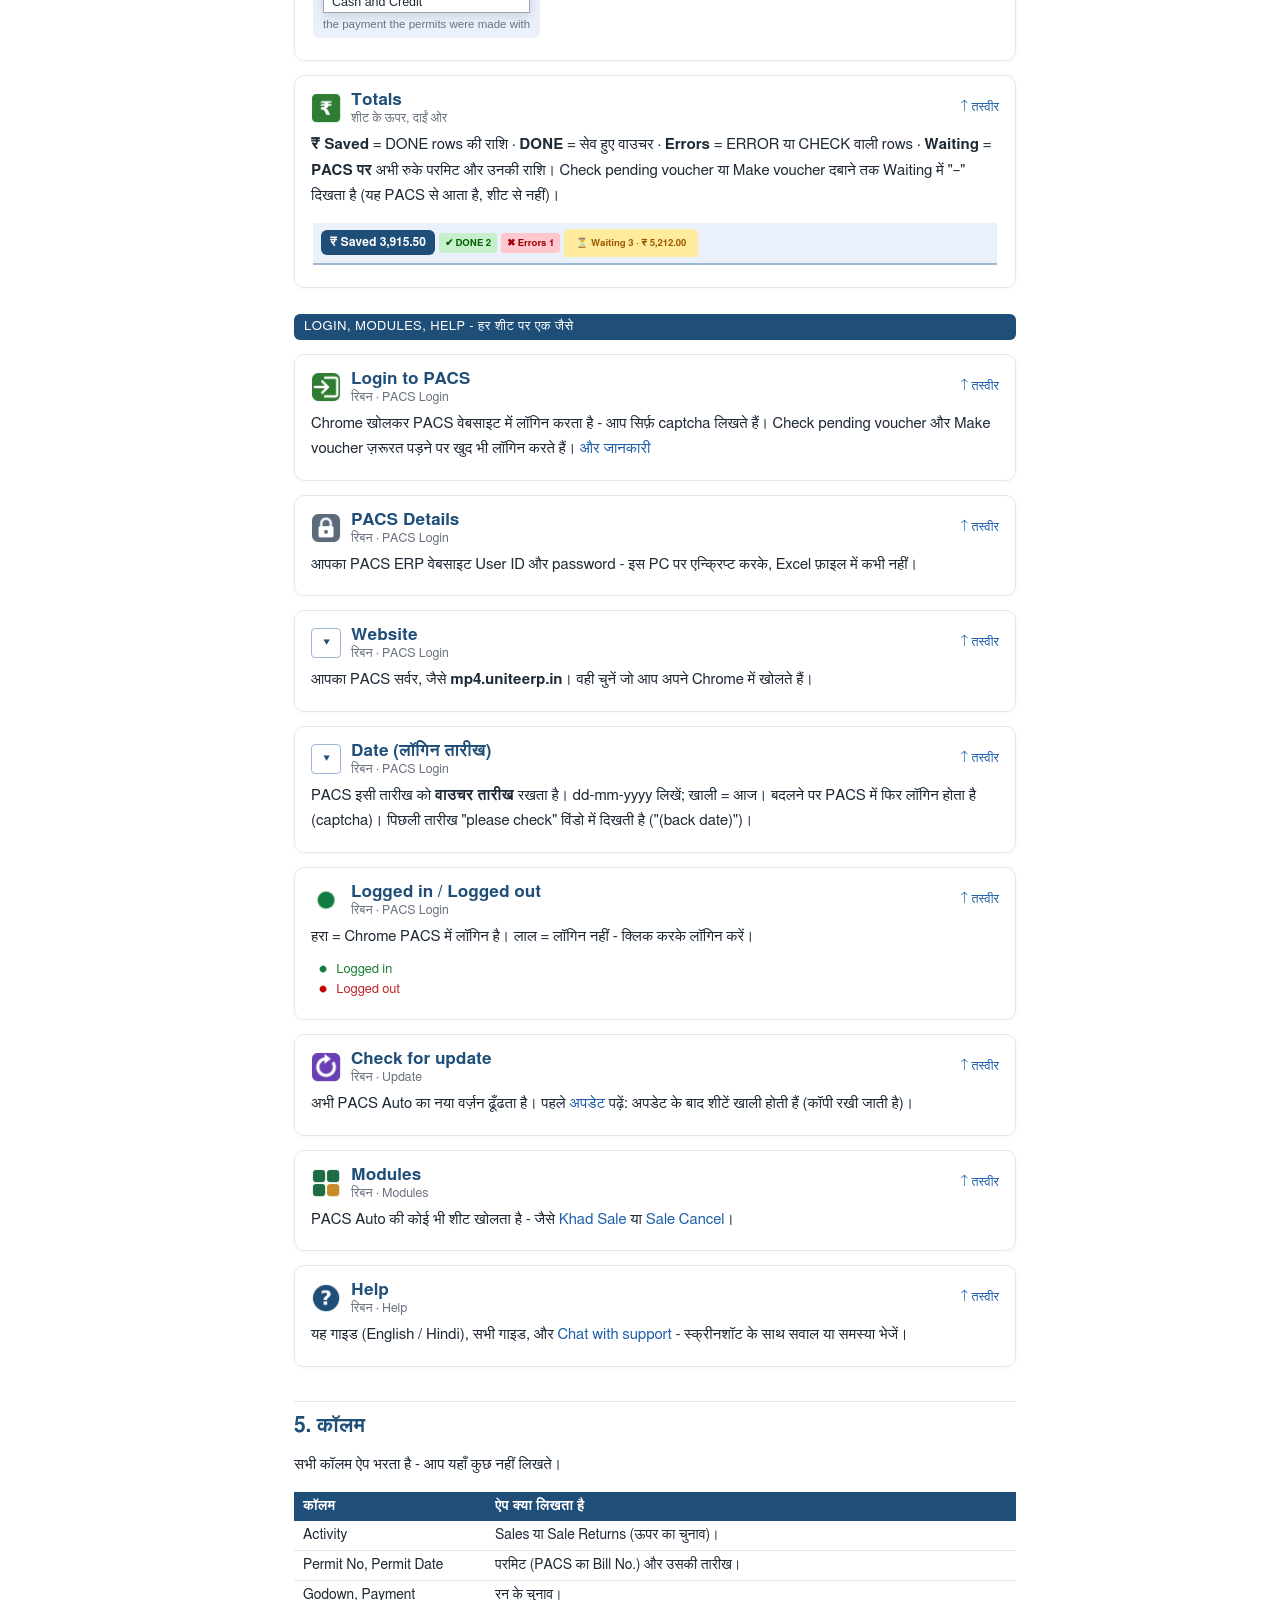
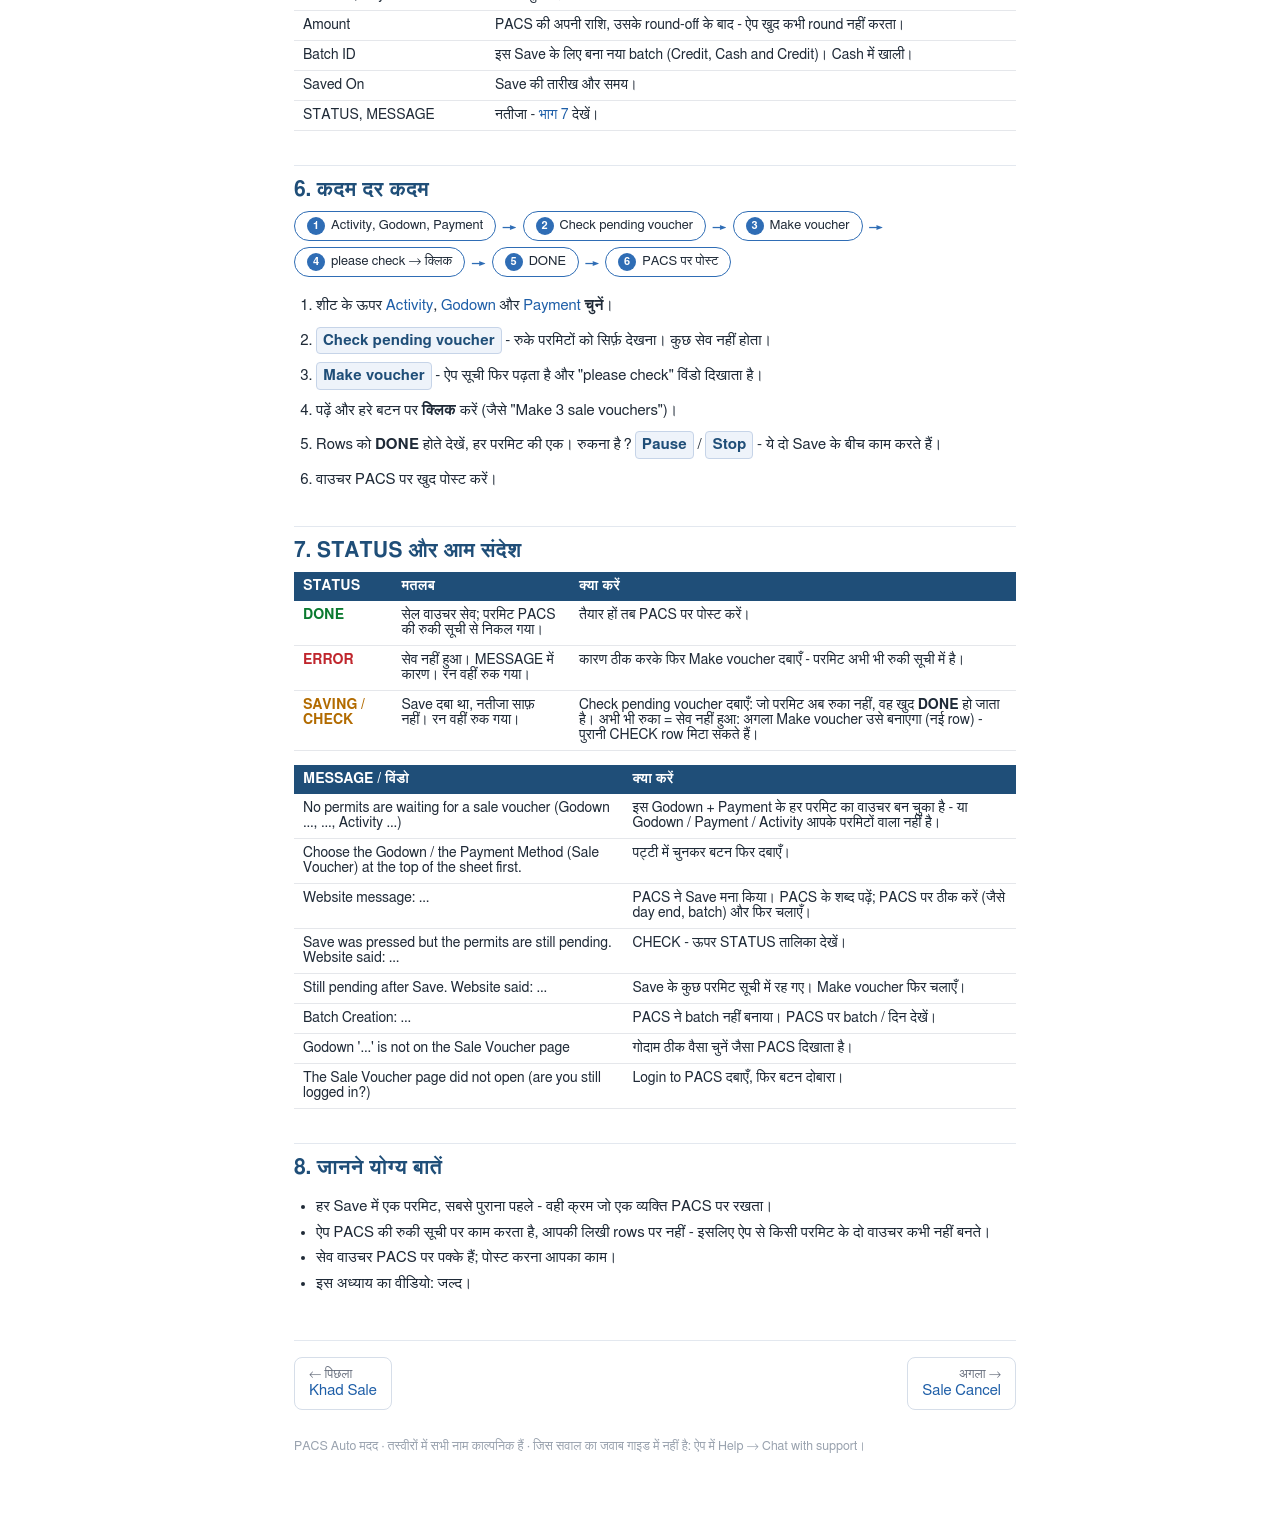
<file: hi/sale-voucher.html>
<!DOCTYPE html><html lang="hi"><head><meta charset="utf-8"><meta name="viewport" content="width=device-width,initial-scale=1"><title>Sale Voucher - PACS Auto मदद</title><link rel="stylesheet" href="../site.css?v=8e6ede04"><link rel="icon" href="../favicon.svg"></head><body class="hi" data-lang="hi" data-root="../" data-v="8e6ede04"><div class="top"><button class="menu" aria-label="menu">☰</button><a class="logo" href="../hi/index.html"><i></i>PACS Auto मदद</a><div class="srch"><input type="search" placeholder="मदद में खोजें..." aria-label="search"><div class="res" data-none="कुछ नहीं मिला - दूसरा शब्द लिखें।"></div></div><div class="lt"><a href="../en/sale-voucher.html">English</a><a href="#" class=on>हिंदी</a></div></div><div class="wrap"><nav class="side"><a href="../hi/getting-started.html"><img class="mi" width="20" height="20" src="../img/ribbon/help_book.png" alt="">Getting started</a><div class="g">Khad</div><a href="../hi/khad-sale.html"><img class="mi" src="../img/ribbon/mod_khad_sale.png" width="20" height="20" alt="">Khad Sale</a><a href="../hi/sale-voucher.html" class=on><img class="mi" src="../img/ribbon/mod_sale_voucher.png" width="20" height="20" alt="">Sale Voucher</a><a href="../hi/sale-cancel.html"><img class="mi" src="../img/ribbon/mod_sale_cancel.png" width="20" height="20" alt="">Sale Cancel</a><span><img class="mi" src="../img/ribbon/mod_sale_return.png" width="20" height="20" alt="">Sale Return<em>जल्द</em></span><div class="g">Members & Deposits</div><span><img class="mi" src="../img/ribbon/mod_enroll_member.png" width="20" height="20" alt="">Enroll Member<em>जल्द</em></span><span><img class="mi" src="../img/ribbon/mod_share_deposit.png" width="20" height="20" alt="">Share Deposit<em>जल्द</em></span><span><img class="mi" src="../img/ribbon/mod_share_withdrawal.png" width="20" height="20" alt="">Share Withdrawal<em>जल्द</em></span><span><img class="mi" src="../img/ribbon/mod_saving_deposit.png" width="20" height="20" alt="">Saving Deposit<em>जल्द</em></span><div class="g">Loans</div><span><img class="mi" src="../img/ribbon/mod_register_land.png" width="20" height="20" alt="">Register Land<em>जल्द</em></span><span><img class="mi" src="../img/ribbon/mod_loan_disbursement.png" width="20" height="20" alt="">Loan Disbursement<em>जल्द</em></span><span><img class="mi" src="../img/ribbon/mod_loan_collection.png" width="20" height="20" alt="">Loan Collection<em>जल्द</em></span><div class="g">Vouchers (FAS)</div><span><img class="mi" src="../img/ribbon/mod_cash_payment.png" width="20" height="20" alt="">Cash Payment<em>जल्द</em></span><span><img class="mi" src="../img/ribbon/mod_cash_receipt.png" width="20" height="20" alt="">Cash Receipt<em>जल्द</em></span><span><img class="mi" src="../img/ribbon/mod_other_transfer.png" width="20" height="20" alt="">Other Transfer<em>जल्द</em></span><div class="g">PDS</div><span><img class="mi" src="../img/ribbon/mod_pds_purchase.png" width="20" height="20" alt="">PDS Purchase<em>जल्द</em></span><span><img class="mi" src="../img/ribbon/mod_pds_sale.png" width="20" height="20" alt="">PDS Sale<em>जल्द</em></span><span><img class="mi" src="../img/ribbon/mod_pds_voucher.png" width="20" height="20" alt="">PDS Voucher<em>जल्द</em></span><div class="g">Help</div><span><img class="mi" width="20" height="20" src="../img/ribbon/help_chat.png" alt="">Common messages (FAQ)<em>जल्द</em></span></nav><main class="main"><h1>Sale Voucher</h1>
<p class="lead">PACS पर जिस परमिट का सेल वाउचर अभी बाकी है, उन सबका सेल वाउचर बनाता है - हर Save में एक परमिट, सबसे पुराना पहले। इस शीट में आप कुछ नहीं लिखते: यह ऐप के बनाए वाउचरों का लॉग है।</p>

<h2 id="what">1. यह मॉड्यूल क्या करता है</h2>
<p>यह PACS पेज <b>Merchandise → Sale Voucher</b> पर काम करता है। PACS से वाउचर के लिए रुके परमिटों की सूची पढ़ता है (आपके Godown और Payment के लिए), और हर परमिट के लिए - सबसे पुराना पहले - उसे टिक करता है, वाउचर सेव करता है और जाँचता है कि परमिट रुकी सूची से निकल गया। हर वाउचर की शीट में एक row बनती है।</p>
<div class="note warn">PACS Auto सेल वाउचर सिर्फ़ <b>तैयार</b> (सेव) करता है। वाउचर <b>पोस्ट</b> करना हमेशा आप PACS पर करते हैं।</div>

<h2 id="before">2. शुरू करने से पहले</h2>
<ul>
<li>PACS में लॉगिन - हरा <b>Logged in</b> (देखें <a href="getting-started.html#d-login">शुरुआत करें</a>)।</li>
<li>परमिट बन चुके हों (जैसे <a href="khad-sale.html">Khad Sale</a> से), या वापसी Sale Return से।</li>
</ul>

<h2 id="screen">3. स्क्रीन</h2>
<div class="fig"><div class="xl hotfig"><div class="tabsbar"><span>Home</span><span>Khad Sale</span><span class=on>Sale Voucher</span><span>Sale Cancel</span><span>Sale Return</span><span>Enroll Member</span><span>...</span></div><div class="rib"><div class="grp"><div class="btns"><a class="hot b" href="#d-update" title="Check for update - see details"><img class="ic" src="../img/ribbon/update.png" alt="">Check for update</a></div><div class="gl">Update</div></div><div class="grp"><div class="btns"><a class="hot b" href="#d-details" title="PACS Details - see details"><img class="ic" src="../img/ribbon/details.png" alt="">PACS Details</a><a class="hot b" href="#d-login" title="Login to PACS - see details"><img class="ic" src="../img/ribbon/login.png" alt="">Login to PACS</a><div class="vbox"><a class="hot dd" href="#d-website">mp4.uniteerp.in ▾</a><a class="hot dd" href="#d-date">28-11-2026</a><a class="hot ok" href="#d-dot"><img class="ic" src="../img/ribbon/dot_green.png" alt="">Logged in</a></div></div><div class="gl">PACS Login</div></div><div class="grp"><div class="btns"><a class="hot b" href="#d-modules" title="Modules ▾ - see details"><img class="ic" src="../img/ribbon/modules.png" alt="">Modules ▾</a></div><div class="gl">Modules</div></div><div class="grp"><div class="btns"><a class="hot b" href="#d-pause" title="Pause - see details"><img class="ic" src="../img/ribbon/pause.png" alt="">Pause</a><a class="hot b" href="#d-stop" title="Stop - see details"><img class="ic" src="../img/ribbon/stop.png" alt="">Stop</a><a class="hot b" href="#d-clear" title="Clear Sheet - see details"><img class="ic" src="../img/ribbon/clear.png" alt="">Clear Sheet</a></div><div class="gl">Run (selected row)</div></div><div class="grp"><div class="btns"><a class="hot b" href="#d-vcheck" title="Check pending voucher - see details"><img class="ic" src="../img/ribbon/show.png" alt="">Check pending voucher</a><a class="hot b" href="#d-vmake" title="Make voucher - see details"><img class="ic" src="../img/ribbon/make.png" alt="">Make voucher</a></div><div class="gl">Sale Voucher</div></div><div class="grp"><div class="btns"><a class="hot b" href="#d-help" title="Help ▾ - see details"><img class="ic" src="../img/ribbon/help.png" alt="">Help ▾</a></div><div class="gl">Help</div></div></div><div class="band"><a class="hot bx" href="#d-vactivity" title="Activity - see details"><small>Activity</small><span>Sales ▾</span></a><a class="hot bx" href="#d-vgodown" title="Godown - see details"><small>Godown</small><span>Demo Godown ▾</span></a><a class="hot bx" href="#d-vpayment" title="Payment - see details"><small>Payment</small><span>Credit ▾</span></a><a class="hot tiles" href="#d-vtiles" title="Totals - see details"><span class="tl money">₹ Saved 3,915.50</span><span class="tl dn">✔ DONE 2</span><span class="tl er">✖ Errors 1</span><span class="tl wt">⏳ Waiting 3 · ₹ 5,212.00</span></a></div><a class="hot sheetlink" href="#columns" title="The sheet - see details"><table class="sh"><tr><th class="ap">Activity</th><th class="ap">Permit No</th><th class="ap">Permit Date</th><th class="ap">Godown</th><th class="ap">Payment</th><th class="ap">Amount</th><th class="ap">Batch ID</th><th class="ap">Saved On</th><th class="rs">STATUS</th><th class="rs">MESSAGE</th></tr><tr><td class="a">Sales</td><td class="a">25101</td><td class="a">28-11-2026</td><td class="a">Demo Godown</td><td class="a">Credit</td><td class="a">3,030.50</td><td class="a">1187</td><td class="a">28-11-2026 11:42</td><td class="d">DONE</td><td>Sale voucher saved</td></tr><tr><td class="a">Sales</td><td class="a">25102</td><td class="a">28-11-2026</td><td class="a">Demo Godown</td><td class="a">Credit</td><td class="a">885.00</td><td class="a">1188</td><td class="a">28-11-2026 11:42</td><td class="d">DONE</td><td>Sale voucher saved</td></tr><tr><td class="a">Sales</td><td class="a">25103</td><td class="a">28-11-2026</td><td class="a">Demo Godown</td><td class="a">Credit</td><td class="a">1,770.00</td><td class="a">1189</td><td class="a">28-11-2026 11:43</td><td class="c">CHECK</td><td>Save was pressed but the permits are still pending. Website said: -</td></tr></table></a></div></div>
<div class="hint">👆 तस्वीर में किसी भी बटन या बॉक्स पर क्लिक करें - उसकी पूरी जानकारी पर पहुँचेंगे।</div>
<p class="cap">तस्वीर: डेमो डेटा (काल्पनिक नंबर) के साथ Sale Voucher शीट। हर बटन और बॉक्स एक लिंक है।</p>
<p><b>या सूची से चुनें</b> - इस शीट के सभी बटन और विकल्प:</p>
<table class="blist">
<tr class="grow"><td></td><td colspan="3">Sale Voucher - रिबन</td></tr>
<tr><td><img class="ic" src="../img/ribbon/show.png" alt=""></td><td><a href="#d-vcheck"><b>Check pending voucher</b></a></td><td>वाउचर के लिए रुके परमिट (सिर्फ़ देखना)</td><td><a class="go" href="#d-vcheck">जानकारी →</a></td></tr>
<tr><td><img class="ic" src="../img/ribbon/make.png" alt=""></td><td><a href="#d-vmake"><b>Make voucher</b></a></td><td>हर रुके परमिट का वाउचर</td><td><a class="go" href="#d-vmake">जानकारी →</a></td></tr>
<tr class="grow"><td></td><td colspan="3">Run (selected row) - रिबन</td></tr>
<tr><td><img class="ic" src="../img/ribbon/pause.png" alt=""></td><td><a href="#d-pause"><b>Pause / Resume</b></a></td><td>चल रहे वाउचर के बाद रुकता है</td><td><a class="go" href="#d-pause">जानकारी →</a></td></tr>
<tr><td><img class="ic" src="../img/ribbon/stop.png" alt=""></td><td><a href="#d-stop"><b>Stop</b></a></td><td>चल रहा वाउचर पूरा, फिर बंद</td><td><a class="go" href="#d-stop">जानकारी →</a></td></tr>
<tr><td><img class="ic" src="../img/ribbon/clear.png" alt=""></td><td><a href="#d-clear"><b>Clear Sheet</b></a></td><td>लॉग की rows मिटाता है (पहले बैकअप)</td><td><a class="go" href="#d-clear">जानकारी →</a></td></tr>
<tr class="grow"><td></td><td colspan="3">शीट के ऊपर</td></tr>
<tr><td><i class="ic box">▾</i></td><td><a href="#d-vactivity"><b>Activity</b></a></td><td>Sales या Sale Returns</td><td><a class="go" href="#d-vactivity">जानकारी →</a></td></tr>
<tr><td><i class="ic box">▾</i></td><td><a href="#d-vgodown"><b>Godown</b></a></td><td>परमिटों का गोदाम</td><td><a class="go" href="#d-vgodown">जानकारी →</a></td></tr>
<tr><td><i class="ic box">▾</i></td><td><a href="#d-vpayment"><b>Payment</b></a></td><td>Cash, Credit या Cash and Credit</td><td><a class="go" href="#d-vpayment">जानकारी →</a></td></tr>
<tr><td><img class="ic" src="../img/ribbon/rupee.png" alt=""></td><td><a href="#d-vtiles"><b>Totals</b></a></td><td>₹ Saved, DONE, Errors, PACS पर Waiting</td><td><a class="go" href="#d-vtiles">जानकारी →</a></td></tr>
<tr class="grow"><td></td><td colspan="3">हर शीट</td></tr>
<tr><td><img class="ic" src="../img/ribbon/login.png" alt=""></td><td><a href="#d-login"><b>Login to PACS</b></a></td><td>Chrome + captcha</td><td><a class="go" href="#d-login">जानकारी →</a></td></tr>
<tr><td><img class="ic" src="../img/ribbon/details.png" alt=""></td><td><a href="#d-details"><b>PACS Details</b></a></td><td>आपका PACS User ID + password</td><td><a class="go" href="#d-details">जानकारी →</a></td></tr>
<tr><td><i class="ic box">▾</i></td><td><a href="#d-website"><b>Website</b></a></td><td>आपका PACS सर्वर</td><td><a class="go" href="#d-website">जानकारी →</a></td></tr>
<tr><td><i class="ic box">▾</i></td><td><a href="#d-date"><b>Date</b></a></td><td>वाउचर की तारीख (खाली = आज)</td><td><a class="go" href="#d-date">जानकारी →</a></td></tr>
<tr><td><img class="ic" src="../img/ribbon/dot_green.png" alt=""></td><td><a href="#d-dot"><b>Logged in / Logged out</b></a></td><td>हरा / लाल बिंदु</td><td><a class="go" href="#d-dot">जानकारी →</a></td></tr>
<tr><td><img class="ic" src="../img/ribbon/update.png" alt=""></td><td><a href="#d-update"><b>Check for update</b></a></td><td>अभी नया वर्ज़न</td><td><a class="go" href="#d-update">जानकारी →</a></td></tr>
<tr><td><img class="ic" src="../img/ribbon/modules.png" alt=""></td><td><a href="#d-modules"><b>Modules</b></a></td><td>कोई भी शीट खोलें</td><td><a class="go" href="#d-modules">जानकारी →</a></td></tr>
<tr><td><img class="ic" src="../img/ribbon/help.png" alt=""></td><td><a href="#d-help"><b>Help</b></a></td><td>गाइड + सपोर्ट से चैट</td><td><a class="go" href="#d-help">जानकारी →</a></td></tr>
</table>

<h2 id="buttons">4. हर बटन और विकल्प</h2>
<p>हर कार्ड बताता है कि बटन या विकल्प क्या करता है, कब इस्तेमाल करें और क्या दिखेगा। <a href="#screen">↑ तस्वीर पर वापस</a></p>

<div class="gh">Sale Voucher - रिबन</div>

<div class="bd" id="d-vcheck"><div class="bdh"><img class="ic" src="../img/ribbon/show.png" alt=""><div><b>Check pending voucher</b><small>रिबन · Sale Voucher</small></div><a class="up" href="#screen">↑ तस्वीर</a></div>
<p>चुनी Activity, Godown और Payment के वे परमिट दिखाता है जिनका <b>सेल वाउचर PACS पर अभी बाकी है</b> - Permit No, तारीख और राशि, सबसे पुराना पहले। <b>सिर्फ़ देखना</b> - कुछ सेव नहीं होता।</p>
<div class="bdg"><div><h4>कब इस्तेमाल करें</h4><ul><li>Make voucher से पहले - कितने परमिट और कितनी राशि बनेगी देखने के लिए।</li><li>CHECK row के बाद - ऐप को फिर से देखने देने के लिए।</li></ul></div>
<div><h4>क्या होता है</h4><ul><li>विंडो परमिट और उनका कुल दिखाती है।</li><li>शीट के ऊपर <b>Waiting</b> में संख्या + राशि आ जाती है।</li><li>जिस CHECK / SAVING row का परमिट अब रुका नहीं है, वह खुद <b>DONE</b> हो जाती है।</li></ul></div></div>
<div class="fig"><div class="win"><div class="wt">Permits waiting for a sale voucher - Demo Godown<span>✕</span></div><div class="wh">Permits waiting for a sale voucher<small>Godown Demo Godown · Credit</small></div><table class="wl"><tr><th>Permit No</th><th>Permit Date</th><th class=r>Amount</th></tr><tr><td>25103</td><td>27-11-2026</td><td class=r>1,770.00</td></tr><tr><td>25104</td><td>28-11-2026</td><td class=r>2,557.00</td></tr><tr><td>25105</td><td>28-11-2026</td><td class=r>885.00</td></tr></table><div class="wg">3 permit(s) · total 5,212.00 · one Save per permit, oldest first</div><div class="wb"><span class="bt pr">Close</span></div></div></div>
</div>

<div class="bd" id="d-vmake"><div class="bdh"><img class="ic" src="../img/ribbon/make.png" alt=""><div><b>Make voucher</b><small>रिबन · Sale Voucher</small></div><a class="up" href="#screen">↑ तस्वीर</a></div>
<p><b>हर रुके परमिट</b> का सेल वाउचर एक-एक करके बनाता है, सबसे पुराना पहले - <b>हर Save में एक परमिट</b>। PACS की सूची फिर पढ़ता है और पहले "please check" विंडो में पूछता है।</p>
<div class="bdg"><div><h4>क्या होता है</h4><ol><li>"Please check" विंडो: Godown, Activity, Payment, परमिट, Saves, लॉगिन तारीख, batch। फोकस <b>Cancel</b> पर होता है - हरे बटन पर <b>क्लिक</b> करें (जैसे "Make 3 sale vouchers")।</li><li>हर सेव परमिट की <b>DONE</b> row बनती है, राशि, Batch ID और समय के साथ।</li><li>अंत में: "Sale vouchers made for 3 of 3 permit(s)."</li></ol></div>
<div><h4>ध्यान रखें</h4><ul><li>चुना सेल मायने नहीं रखता - यह बटन PACS की रुकी सूची पर काम करता है, शीट की rows पर नहीं।</li><li>मना हुआ Save (ERROR) या अस्पष्ट (CHECK) <b>रन रोक देता है</b> - संदेश कारण बताता है। ठीक करके फिर Make voucher दबाएँ: परमिट अभी भी PACS की सूची में है।</li></ul></div></div>
<div class="fig"><div class="win"><div class="wt">Sale voucher – please check<span>✕</span></div><table class="wf"><tr><td>Godown</td><td><b>Demo Godown</b></td></tr><tr><td>Activity</td><td><b>Sales</b></td></tr><tr><td>Payment</td><td><b>Credit</b></td></tr><tr><td>Permits</td><td><b>3 (Permit No 25103 to 25105)</b></td></tr><tr><td>Saves</td><td><b>3 (one permit per Save, oldest first)</b></td></tr><tr><td>Login date</td><td><b>28-11-2026</b></td></tr><tr><td>Batch</td><td><b>A new batch is generated for every Save</b></td></tr></table><div class="wy">A sale voucher is made for each permit, one by one, oldest first. Saved vouchers are final on the PACS website. (Voucher posting is not done here.)</div><div class="wb"><span class="bt fo">Cancel</span><span class="bt pr">Make 3 sale vouchers</span></div></div></div>
<div class="note"><b>Batch:</b> <b>Credit</b> और <b>Cash and Credit</b> के लिए PACS को batch चाहिए - ऐप <b>हर Save के लिए नया batch</b> बनाता है (PACS की Batch Creation विंडो का Generate बटन) और Batch ID row में लिखता है। <b>Cash</b> में batch नहीं लगता।</div>
<div class="fig"><div class="xl"><table class="sh"><tr><th class="ap">Permit No</th><th class="ap">Payment</th><th class="ap">Amount</th><th class="ap">Batch ID</th><th class="rs">STATUS</th></tr><tr><td class="a">25104</td><td class="a">Credit</td><td class="a">2,557.00</td><td class="a">1190</td><td class="d">DONE</td></tr><tr><td class="a">25105</td><td class="a">Cash</td><td class="a">885.00</td><td class="a"></td><td class="d">DONE</td></tr></table></div></div>
</div>

<div class="gh">Run (selected row) - रिबन</div>
<p>इस शीट पर Test / Make row बटन नहीं हैं - सिर्फ़ ये तीन।</p>

<div class="bd" id="d-pause"><div class="bdh"><img class="ic" src="../img/ribbon/pause.png" alt=""><div><b>Pause / Resume</b><small>रिबन · Run (selected row)</small></div><a class="up" href="#screen">↑ तस्वीर</a></div>
<p>Make voucher के दौरान: चल रहे वाउचर के बाद (दो Save के बीच) रुकता है। तब बटन पर <b>Resume</b> लिखा होता है - आगे चलाने के लिए दबाएँ। रुकने के बाद ऐप PACS की सूची फिर पढ़ता है।</p>
</div>

<div class="bd" id="d-stop"><div class="bdh"><img class="ic" src="../img/ribbon/stop.png" alt=""><div><b>Stop</b><small>रिबन · Run (selected row)</small></div><a class="up" href="#screen">↑ तस्वीर</a></div>
<p>चल रहा वाउचर पूरा होता है (Save कभी बीच में नहीं कटता), फिर रन बंद - संदेश "Stopped by you." से शुरू होता है। जो परमिट नहीं बने वे अगले Make voucher के लिए PACS की सूची में रहते हैं।</p>
</div>

<div class="bd" id="d-clear"><div class="bdh"><img class="ic" src="../img/ribbon/clear.png" alt=""><div><b>Clear Sheet</b><small>रिबन · Run (selected row)</small></div><a class="up" href="#screen">↑ तस्वीर</a></div>
<p>लॉग लंबा हो जाए तो इस शीट की सारी rows मिटाता है। पहले पूछता है (<b>No</b> पहले से चुना) और फ़ाइल की कॉपी <b>Desktop \ PACS Auto Files \ Backups</b> में रखता है। PACS पर वाउचरों को कुछ नहीं होता।</p>
<div class="bdg"><div><h4>ध्यान रखें</h4><ul><li>रन चलते समय नहीं होता।</li><li><kbd>Ctrl</kbd>+<kbd>Z</kbd> से rows वापस नहीं आतीं - कॉपी इस्तेमाल करें।</li></ul></div>
<div><h4>मिटाने से पहले</h4><ul><li>एक बार Check pending voucher दबाएँ - जो CHECK rows सेव हो चुकी थीं वे DONE हो जाती हैं।</li></ul></div></div>
<div class="fig"><div class="win"><div class="wt">PACS Auto<span>✕</span></div><div class="wh">Clear ALL rows of the Sale Voucher sheet?</div><div class="wg" style="color:#1f2a37">5 rows will be deleted. This data will be lost.<br>A copy of the file is kept first in <b>Desktop \ PACS Auto Files \ Backups</b>.</div><div class="wb"><span class="bt ">Yes</span><span class="bt fo">No</span></div></div></div>
</div>

<div class="gh">शीट के ऊपर की सेटिंग - पूरे रन के लिए</div>

<div class="bd" id="d-vactivity"><div class="bdh"><i class="ic box">▾</i><div><b>Activity</b><small>शीट के ऊपर</small></div><a class="up" href="#screen">↑ तस्वीर</a></div>
<p><b>Sales</b> (पहले से चुना) = सामान्य परमिटों के वाउचर। <b>Sale Returns</b> = वापस हुए परमिटों के वाउचर (Sale Return शीट में बने)। Activity हर row में लिखी जाती है।</p>
<div class="fig"><div class="ddfig"><small>Activity</small><div class="ddv">Sales ▾</div><div class="ddl"><div class="ddi on">Sales</div><div class="ddi">Sale Returns</div></div><div class=ddn>Sale Returns = vouchers of the permits returned in Sale Return</div></div></div>
</div>

<div class="bd" id="d-vgodown"><div class="bdh"><i class="ic box">▾</i><div><b>Godown</b><small>शीट के ऊपर</small></div><a class="up" href="#screen">↑ तस्वीर</a></div>
<p>परमिटों का गोदाम। इस शीट का <b>अपना</b> Godown है - यहाँ चुनने से Khad Sale या Sale Cancel नहीं बदलता। 2 या ज़्यादा गोदाम हों तो फ़ाइल खुलने पर खाली रहता है: हर बार चुनें।</p>
<div class="fig"><div class="ddfig"><small>Godown</small><div class="ddv">Demo Godown ▾</div><div class="ddl"><div class="ddi">- choose -</div><div class="ddi on">Demo Godown</div><div class="ddi">Demo Sub Godown</div></div><div class=ddn>this sheet's own Godown</div></div></div>
</div>

<div class="bd" id="d-vpayment"><div class="bdh"><i class="ic box">▾</i><div><b>Payment</b><small>शीट के ऊपर</small></div><a class="up" href="#screen">↑ तस्वीर</a></div>
<p><b>Cash</b>, <b>Credit</b> या <b>Cash and Credit</b> - वही भुगतान जिससे परमिट बने थे। सिर्फ़ इस Godown + Payment के परमिट दिखते और बनते हैं। इस PC पर याद रहता है।</p>
<div class="fig"><div class="ddfig"><small>Payment</small><div class="ddv">Credit ▾</div><div class="ddl"><div class="ddi">Cash</div><div class="ddi on">Credit</div><div class="ddi">Cash and Credit</div></div><div class=ddn>the payment the permits were made with</div></div></div>
</div>

<div class="bd" id="d-vtiles"><div class="bdh"><img class="ic" src="../img/ribbon/rupee.png" alt=""><div><b>Totals</b><small>शीट के ऊपर, दाईं ओर</small></div><a class="up" href="#screen">↑ तस्वीर</a></div>
<p><b>₹ Saved</b> = DONE rows की राशि · <b>DONE</b> = सेव हुए वाउचर · <b>Errors</b> = ERROR या CHECK वाली rows · <b>Waiting</b> = <b>PACS पर</b> अभी रुके परमिट और उनकी राशि। Check pending voucher या Make voucher दबाने तक Waiting में "–" दिखता है (यह PACS से आता है, शीट से नहीं)।</p>
<div class="fig"><div class="band" style="padding-left:8px"><div class="tiles" style="margin:0"><span class="tl money">₹ Saved 3,915.50</span><span class="tl dn">✔ DONE 2</span><span class="tl er">✖ Errors 1</span><span class="tl wt">⏳ Waiting 3 · ₹ 5,212.00</span></div></div></div>
</div>

<div class="gh">Login, Modules, Help - हर शीट पर एक जैसे</div>

<div class="bd" id="d-login"><div class="bdh"><img class="ic" src="../img/ribbon/login.png" alt=""><div><b>Login to PACS</b><small>रिबन · PACS Login</small></div><a class="up" href="#screen">↑ तस्वीर</a></div>
<p>Chrome खोलकर PACS वेबसाइट में लॉगिन करता है - आप सिर्फ़ captcha लिखते हैं। Check pending voucher और Make voucher ज़रूरत पड़ने पर खुद भी लॉगिन करते हैं। <a href="getting-started.html#d-login">और जानकारी</a></p>
</div>

<div class="bd" id="d-details"><div class="bdh"><img class="ic" src="../img/ribbon/details.png" alt=""><div><b>PACS Details</b><small>रिबन · PACS Login</small></div><a class="up" href="#screen">↑ तस्वीर</a></div>
<p>आपका PACS ERP वेबसाइट User ID और password - इस PC पर एन्क्रिप्ट करके, Excel फ़ाइल में कभी नहीं।</p>
</div>

<div class="bd" id="d-website"><div class="bdh"><i class="ic box">▾</i><div><b>Website</b><small>रिबन · PACS Login</small></div><a class="up" href="#screen">↑ तस्वीर</a></div>
<p>आपका PACS सर्वर, जैसे <b>mp4.uniteerp.in</b>। वही चुनें जो आप अपने Chrome में खोलते हैं।</p>
</div>

<div class="bd" id="d-date"><div class="bdh"><i class="ic box">▾</i><div><b>Date (लॉगिन तारीख)</b><small>रिबन · PACS Login</small></div><a class="up" href="#screen">↑ तस्वीर</a></div>
<p>PACS इसी तारीख को <b>वाउचर तारीख</b> रखता है। dd-mm-yyyy लिखें; खाली = आज। बदलने पर PACS में फिर लॉगिन होता है (captcha)। पिछली तारीख "please check" विंडो में दिखती है ("(back date)")।</p>
</div>

<div class="bd" id="d-dot"><div class="bdh"><img class="ic" src="../img/ribbon/dot_green.png" alt=""><div><b>Logged in / Logged out</b><small>रिबन · PACS Login</small></div><a class="up" href="#screen">↑ तस्वीर</a></div>
<p>हरा = Chrome PACS में लॉगिन है। लाल = लॉगिन नहीं - क्लिक करके लॉगिन करें।</p>
<div class="fig"><div class="vbox" style="font-size:13px;gap:6px"><span class="ok"><img class="ic" src="../img/ribbon/dot_green.png" alt=""> Logged in</span><span style="color:#C0262D"><img class="ic" src="../img/ribbon/dot_red.png" alt=""> Logged out</span></div></div>
</div>

<div class="bd" id="d-update"><div class="bdh"><img class="ic" src="../img/ribbon/update.png" alt=""><div><b>Check for update</b><small>रिबन · Update</small></div><a class="up" href="#screen">↑ तस्वीर</a></div>
<p>अभी PACS Auto का नया वर्ज़न ढूँढता है। पहले <a href="getting-started.html#update">अपडेट</a> पढ़ें: अपडेट के बाद शीटें खाली होती हैं (कॉपी रखी जाती है)।</p>
</div>

<div class="bd" id="d-modules"><div class="bdh"><img class="ic" src="../img/ribbon/modules.png" alt=""><div><b>Modules</b><small>रिबन · Modules</small></div><a class="up" href="#screen">↑ तस्वीर</a></div>
<p>PACS Auto की कोई भी शीट खोलता है - जैसे <a href="khad-sale.html">Khad Sale</a> या <a href="sale-cancel.html">Sale Cancel</a>।</p>
</div>

<div class="bd" id="d-help"><div class="bdh"><img class="ic" src="../img/ribbon/help.png" alt=""><div><b>Help</b><small>रिबन · Help</small></div><a class="up" href="#screen">↑ तस्वीर</a></div>
<p>यह गाइड (English / Hindi), सभी गाइड, और <a href="getting-started.html#d-chat">Chat with support</a> - स्क्रीनशॉट के साथ सवाल या समस्या भेजें।</p>
</div>

<h2 id="columns">5. कॉलम</h2>
<p>सभी कॉलम ऐप भरता है - आप यहाँ कुछ नहीं लिखते।</p>
<table class="tbl">
<tr><th>कॉलम</th><th>ऐप क्या लिखता है</th></tr>
<tr><td>Activity</td><td>Sales या Sale Returns (ऊपर का चुनाव)।</td></tr>
<tr><td>Permit No, Permit Date</td><td>परमिट (PACS का Bill No.) और उसकी तारीख।</td></tr>
<tr><td>Godown, Payment</td><td>रन के चुनाव।</td></tr>
<tr><td>Amount</td><td>PACS की अपनी राशि, उसके round-off के बाद - ऐप खुद कभी round नहीं करता।</td></tr>
<tr><td>Batch ID</td><td>इस Save के लिए बना नया batch (Credit, Cash and Credit)। Cash में खाली।</td></tr>
<tr><td>Saved On</td><td>Save की तारीख और समय।</td></tr>
<tr><td>STATUS, MESSAGE</td><td>नतीजा - <a href="#status">भाग 7</a> देखें।</td></tr>
</table>

<h2 id="steps">6. कदम दर कदम</h2>
<div class="flow"><span class="fs"><b>1</b>Activity, Godown, Payment</span><span class="ar">→</span><span class="fs"><b>2</b>Check pending voucher</span><span class="ar">→</span><span class="fs"><b>3</b>Make voucher</span><span class="ar">→</span><span class="fs"><b>4</b>please check → क्लिक</span><span class="ar">→</span><span class="fs"><b>5</b>DONE</span><span class="ar">→</span><span class="fs"><b>6</b>PACS पर पोस्ट</span></div>
<ol class="steps">
<li>शीट के ऊपर <a href="#d-vactivity">Activity</a>, <a href="#d-vgodown">Godown</a> और <a href="#d-vpayment">Payment</a> <b>चुनें</b>।</li>
<li><a class="btn" href="#d-vcheck">Check pending voucher</a> - रुके परमिटों को सिर्फ़ देखना। कुछ सेव नहीं होता।</li>
<li><a class="btn" href="#d-vmake">Make voucher</a> - ऐप सूची फिर पढ़ता है और "please check" विंडो दिखाता है।</li>
<li>पढ़ें और हरे बटन पर <b>क्लिक</b> करें (जैसे "Make 3 sale vouchers")।</li>
<li>Rows को <b>DONE</b> होते देखें, हर परमिट की एक। रुकना है? <a class="btn" href="#d-pause">Pause</a> / <a class="btn" href="#d-stop">Stop</a> - ये दो Save के बीच काम करते हैं।</li>
<li>वाउचर PACS पर खुद पोस्ट करें।</li>
</ol>

<h2 id="status">7. STATUS और आम संदेश</h2>
<table class="tbl">
<tr><th>STATUS</th><th>मतलब</th><th>क्या करें</th></tr>
<tr><td class="d">DONE</td><td>सेल वाउचर सेव; परमिट PACS की रुकी सूची से निकल गया।</td><td>तैयार हों तब PACS पर पोस्ट करें।</td></tr>
<tr><td class="e">ERROR</td><td>सेव नहीं हुआ। MESSAGE में कारण। रन वहीं रुक गया।</td><td>कारण ठीक करके फिर Make voucher दबाएँ - परमिट अभी भी रुकी सूची में है।</td></tr>
<tr><td class="c">SAVING / CHECK</td><td>Save दबा था, नतीजा साफ़ नहीं। रन वहीं रुक गया।</td><td>Check pending voucher दबाएँ: जो परमिट अब रुका नहीं, वह खुद <b>DONE</b> हो जाता है। अभी भी रुका = सेव नहीं हुआ: अगला Make voucher उसे बनाएगा (नई row) - पुरानी CHECK row मिटा सकते हैं।</td></tr>
</table>
<table class="tbl">
<tr><th>MESSAGE / विंडो</th><th>क्या करें</th></tr>
<tr><td>No permits are waiting for a sale voucher (Godown ..., ..., Activity ...)</td><td>इस Godown + Payment के हर परमिट का वाउचर बन चुका है - या Godown / Payment / Activity आपके परमिटों वाला नहीं है।</td></tr>
<tr><td>Choose the Godown / the Payment Method (Sale Voucher) at the top of the sheet first.</td><td>पट्टी में चुनकर बटन फिर दबाएँ।</td></tr>
<tr><td>Website message: ...</td><td>PACS ने Save मना किया। PACS के शब्द पढ़ें; PACS पर ठीक करें (जैसे day end, batch) और फिर चलाएँ।</td></tr>
<tr><td>Save was pressed but the permits are still pending. Website said: ...</td><td>CHECK - ऊपर STATUS तालिका देखें।</td></tr>
<tr><td>Still pending after Save. Website said: ...</td><td>Save के कुछ परमिट सूची में रह गए। Make voucher फिर चलाएँ।</td></tr>
<tr><td>Batch Creation: ...</td><td>PACS ने batch नहीं बनाया। PACS पर batch / दिन देखें।</td></tr>
<tr><td>Godown '...' is not on the Sale Voucher page</td><td>गोदाम ठीक वैसा चुनें जैसा PACS दिखाता है।</td></tr>
<tr><td>The Sale Voucher page did not open (are you still logged in?)</td><td>Login to PACS दबाएँ, फिर बटन दोबारा।</td></tr>
</table>

<h2 id="know">8. जानने योग्य बातें</h2>
<ul>
<li>हर Save में एक परमिट, सबसे पुराना पहले - वही क्रम जो एक व्यक्ति PACS पर रखता।</li>
<li>ऐप PACS की रुकी सूची पर काम करता है, आपकी लिखी rows पर नहीं - इसलिए ऐप से किसी परमिट के दो वाउचर कभी नहीं बनते।</li>
<li>सेव वाउचर PACS पर पक्के हैं; पोस्ट करना आपका काम।</li>
<li>इस अध्याय का वीडियो: जल्द।</li>
</ul>
<div class="pager"><a href="khad-sale.html"><small>← पिछला</small>Khad Sale</a><a href="sale-cancel.html" style="text-align:right"><small>अगला →</small>Sale Cancel</a></div><p class="foot">PACS Auto मदद · तस्वीरों में सभी नाम काल्पनिक हैं · जिस सवाल का जवाब गाइड में नहीं है: ऐप में Help → Chat with support।</p></main><aside class="toc"><b>इस पेज पर</b><a href="#what">1. यह मॉड्यूल क्या करता है</a><a href="#before">2. शुरू करने से पहले</a><a href="#screen">3. स्क्रीन</a><a href="#buttons">4. हर बटन और विकल्प</a><a href="#columns">5. कॉलम</a><a href="#steps">6. कदम दर कदम</a><a href="#status">7. STATUS और आम संदेश</a><a href="#know">8. जानने योग्य बातें</a></aside></div><script src="../site.js?v=8e6ede04"></script></body></html>
</file>
<file: site.css>
/* PACS Auto Help - design A (owner 21-11-2026): module list left, chapter middle, "On this page" right */
*{box-sizing:border-box}
html{scroll-padding-top:70px}
body{margin:0;font-family:'Segoe UI','Noto Sans',Arial,sans-serif;color:#1f2a37;background:#fff;font-size:15px}
body.hi{font-family:'Nirmala UI','Noto Sans Devanagari','Mangal','FreeSans','Segoe UI',sans-serif}
a{color:#1F5FA8;text-decoration:none}a:hover{text-decoration:underline}
/* top bar */
.top{height:58px;display:flex;align-items:center;gap:16px;padding:0 20px;background:#1F4E78;color:#fff;position:sticky;top:0;z-index:20}
.logo{font-weight:700;font-size:18px;color:#fff;white-space:nowrap}.logo:hover{text-decoration:none}
.logo i{display:inline-block;width:26px;height:26px;border-radius:6px;background:#fff;vertical-align:middle;margin-right:9px;border-bottom:6px solid #2F9E5A;position:relative}
.logo i:after{content:"P";position:absolute;left:7px;top:1px;font:800 14px Arial;color:#1F4E78;font-style:normal}
.srch{position:relative;flex:0 1 420px}
.srch input{width:100%;border:0;border-radius:6px;padding:9px 12px 9px 34px;font-size:14px;font-family:inherit}
.srch:before{content:"\1F50D";position:absolute;left:10px;top:8px;font-size:13px;opacity:.6}
.res{position:absolute;top:42px;left:0;right:0;background:#fff;color:#1f2a37;border-radius:8px;box-shadow:0 8px 24px rgba(0,0,0,.2);max-height:60vh;overflow:auto;display:none}
.res a{display:block;padding:9px 14px;border-bottom:1px solid #eef1f5;color:#1f2a37}.res a:hover,.res a.on{background:#EAF1FB;text-decoration:none}
.res small{display:block;color:#6b7280;font-size:12px}.res .none{padding:12px 14px;color:#6b7280}
.lt{margin-left:auto;display:flex;border:1px solid #fff;border-radius:6px;overflow:hidden;flex:none}
.lt a{padding:6px 14px;font-size:14px;color:#fff}.lt a.on{background:#fff;color:#1F4E78;font-weight:700}.lt a:hover{text-decoration:none}
.menu{display:none;background:none;border:1px solid #fff;color:#fff;border-radius:6px;padding:5px 10px;font-size:16px}
/* three columns */
.wrap{display:grid;grid-template-columns:250px minmax(0,1fr) 220px}
.side{background:#F6F8FB;border-right:1px solid #e3e8ef;padding:14px 0 40px;position:sticky;top:58px;height:calc(100vh - 58px);overflow:auto}
.side .g{font-size:11px;text-transform:uppercase;color:#6b7280;padding:14px 20px 4px;letter-spacing:.5px}
.side a,.side span{display:block;padding:6px 20px;font-size:14px;color:#1f2a37}
.side a.on{background:#DCE8F7;color:#1F4E78;font-weight:700;border-left:4px solid #1F4E78;padding-left:16px}
.side span{color:#9aa3af}.side span em{font-size:11px;font-style:normal;background:#eceff3;border-radius:8px;padding:1px 6px;margin-left:6px}
.main{padding:26px 44px 60px;max-width:940px;min-width:0}
.toc{padding:26px 16px;font-size:13px;position:sticky;top:58px;height:calc(100vh - 58px);overflow:auto}
.toc b{display:block;margin-bottom:8px;color:#6b7280}
.toc a{display:block;padding:4px 0 4px 10px;border-left:2px solid #e3e8ef;color:#374151}
.toc a.on{border-color:#1F4E78;color:#1F4E78;font-weight:700}
/* text */
h1{font-size:30px;color:#1F4E78;margin:4px 0 8px}
h2{font-size:21px;color:#1F4E78;margin:34px 0 10px;padding-top:12px;border-top:1px solid #e3e8ef}
h3{font-size:16px;color:#1f2a37;margin:20px 0 6px}
.lead{font-size:16.5px;color:#4b5563;line-height:1.65}
p,li{line-height:1.7}ul,ol{padding-left:22px}
.steps>li{margin-bottom:8px}
kbd{border:1px solid #c8ced6;border-bottom-width:2px;border-radius:4px;padding:0 5px;font-size:13px;background:#f8f9fb}
.btn{display:inline-block;background:#EEF3FA;border:1px solid #c6d4e8;border-radius:4px;padding:0 6px;font-weight:600;color:#1F4E78;white-space:nowrap}
.note{background:#EAF1FB;border-left:4px solid #2F6DB5;padding:10px 14px;border-radius:6px;margin:14px 0}
.note.warn{background:#FFF6E5;border-left-color:#E0A100}
.note.stop{background:#FDECEE;border-left-color:#C0262D}
.cap{font-size:12.5px;color:#6b7280;margin:4px 0 16px}
.mk{display:inline-flex;align-items:center;justify-content:center;width:20px;height:20px;border-radius:50%;background:#E4572E;color:#fff;font:700 11px Arial;vertical-align:middle;margin:0 2px;box-shadow:0 0 0 2px #fff;flex:none}
.tbl,.legend{border-collapse:collapse;width:100%;margin:8px 0 14px}
.tbl th{background:#1F4E78;color:#fff;text-align:left;padding:7px 9px;font-weight:600;font-size:14px}
.tbl td{border-bottom:1px solid #e5e7eb;padding:7px 9px;vertical-align:top;font-size:14px}
.legend td{padding:6px 6px;vertical-align:top}.legend td:first-child{width:32px}
td.d{color:#0a7a2f;font-weight:700}td.e{color:#c0262d;font-weight:700}td.t{color:#2F6DB5;font-weight:700}td.c{color:#b26b00;font-weight:700}
.flow{display:flex;flex-wrap:wrap;align-items:center;gap:6px;margin:10px 0 16px}
.fs{background:#fff;border:1.5px solid #2F6DB5;border-radius:20px;padding:5px 12px;font-size:13px}
.fs b{display:inline-block;background:#2F6DB5;color:#fff;border-radius:50%;width:18px;height:18px;text-align:center;font-size:11px;line-height:18px;margin-right:6px}
.ar{color:#2F6DB5;font-weight:700}
.pager{display:flex;justify-content:space-between;gap:12px;margin-top:44px;border-top:1px solid #e3e8ef;padding-top:16px}
.pager a{border:1px solid #d6dee9;border-radius:8px;padding:10px 14px;max-width:48%}.pager a small{display:block;color:#6b7280}
.foot{color:#9aa3af;font-size:12.5px;margin-top:26px}
/* home */
.cards{display:grid;grid-template-columns:repeat(auto-fill,minmax(190px,1fr));gap:12px;margin:10px 0 18px}
.card{display:block;border:1px solid #e3e8ef;border-radius:10px;padding:14px;color:#1f2a37;box-shadow:0 1px 4px rgba(0,0,0,.05)}
.card:hover{border-color:#2F6DB5;text-decoration:none}.card b{display:block;font-size:15px}.card small{color:#6b7280}
.card.soon{opacity:.55;pointer-events:none}
.card i{display:block;width:30px;height:30px;border-radius:8px;margin-bottom:8px}
/* ---------- pictures (HTML mock-ups of the app - invented demo data) ---------- */
.fig{overflow-x:auto;margin:12px 0 4px;padding:2px 2px 8px}
.xl{width:max-content;min-width:100%;border:1px solid #c8ced6;border-radius:6px;overflow:hidden;font-family:Calibri,'Segoe UI',Arial,sans-serif;font-size:11px;box-shadow:0 2px 8px rgba(0,0,0,.08);background:#fff}
.tabsbar{display:flex;gap:2px;background:#217346;padding:4px 8px 0}.tabsbar span{color:#fff;padding:3px 10px;font-size:11px}.tabsbar span.on{background:#f3f3f3;color:#217346;font-weight:700;border-radius:3px 3px 0 0}
.rib{display:flex;background:#f3f3f3;border-bottom:1px solid #d4d4d4;min-height:86px}
.grp{position:relative;border-right:1px solid #d4d4d4;padding:6px 6px 0;display:flex;flex-direction:column}
.grp>.mk{position:absolute;top:2px;left:2px}
.btns{display:flex;gap:2px;align-items:flex-start;flex:1}
.b{width:52px;text-align:center;font-size:9.5px;line-height:1.15;color:#333}
.ic{display:block;width:26px;height:26px;margin:0 auto 3px;border-radius:5px}
.ic.g{background:#2F9E5A}.ic.b2{background:#2F6DB5}.ic.t{background:#7a5fd0}.ic.m{background:#1F8A4C}.ic.p{background:#E0A100}.ic.s{background:#C0262D}.ic.c{background:#8a8f98}.ic.k{background:#13889a}.ic.u{background:#6A3FB5}.ic.h{background:#2F6DB5;border-radius:50%}
.vbox{display:flex;flex-direction:column;gap:3px;font-size:10px;margin-left:4px}
.dd{border:1px solid #bbb;background:#fff;padding:1px 4px;width:96px}.ok{color:#1a7f37}
.gl{text-align:center;color:#666;font-size:10px;padding:3px 0}
.band{position:relative;display:flex;gap:6px;align-items:flex-end;background:#EAF1FB;border-bottom:2px solid #9DB7D9;padding:6px 8px 6px 30px}
.band>.mk{position:absolute;left:5px;top:15px}
.bx{display:flex;flex-direction:column}.bx small{color:#1F4E78;font-size:9px}.bx span{white-space:nowrap;background:#fff;border:1px solid #9DB7D9;padding:2px 5px;min-width:82px}
.bx.tick span{border:none;background:none}
.tiles{margin-left:auto;display:flex;gap:4px;align-items:center}
.tl{font-weight:700;font-size:9.5px;padding:4px 6px;border-radius:3px;white-space:nowrap}
.tl.money{background:#1F4E78;color:#fff;font-size:12px;padding:6px 9px;border-radius:6px}
.tl.dn{background:#C6EFCE;color:#006100}.tl.er{background:#FFC7CE;color:#9C0006}.tl.wt{background:#FFEB9C;color:#9C5700}
.sh{border-collapse:collapse;width:100%}
.sh th{font-weight:700;padding:4px 5px;border:1px solid #d0d7de;text-align:left;white-space:nowrap}
.sh th.ty{background:#1F4E78;color:#fff}.sh th.ap{background:#595959;color:#fff}.sh th.rs{background:#262626;color:#fff}
.sh td{border:1px solid #e1e4e8;padding:3px 5px;white-space:nowrap}.sh td.a{background:#F2F3F5}
.sh td.d{background:#C6EFCE;color:#006100;font-weight:700}.sh td.e{background:#FFC7CE;color:#9C0006;font-weight:700}
.sh td.c{background:#FFEB9C;color:#9C5700;font-weight:700}.sh td.t{background:#DDEBF7;color:#1F4E78;font-weight:700}
.sh tr.sel td{box-shadow:inset 0 0 0 1px #1F8A4C}
.win{width:420px;max-width:100%;border:1px solid #9aa4b2;border-radius:6px;box-shadow:0 6px 18px rgba(0,0,0,.15);font-family:Calibri,'Segoe UI',Arial;background:#fff;font-size:13px}
.win.wide{width:560px}
.wt{background:#1F4E78;color:#fff;padding:8px 12px;font-weight:700;border-radius:6px 6px 0 0;display:flex;justify-content:space-between}
.wt span{opacity:.7;font-weight:400}
.wh{padding:10px 12px 0;font-weight:700;color:#1F4E78;font-size:15px}.wh small{display:block;color:#6b7280;font-weight:400;font-size:12px}
.wf{width:100%;padding:8px 12px;border-collapse:collapse}.wf td{padding:3px 12px}.wf td:first-child{color:#555;width:110px}
.wl{width:calc(100% - 24px);margin:6px 12px;border-collapse:collapse;font-size:12px}
.wl th{background:#F2F3F5;text-align:left;padding:4px 6px;border-bottom:1px solid #d0d7de}.wl td{padding:4px 6px;border-bottom:1px solid #eef1f5}
.wl td.r,.wl th.r{text-align:right}
.wn{margin:6px 12px;color:#C0262D;font-size:12.5px}.wg{margin:6px 12px;color:#6b7280;font-size:12.5px}
.wb{display:flex;justify-content:flex-end;gap:8px;padding:10px 12px;border-top:1px solid #eee;margin-top:6px}
.bt{border:1px solid #999;border-radius:4px;padding:5px 12px;background:#fff;display:inline-flex;align-items:center;gap:4px}
.bt.pr{background:#1F8A4C;color:#fff;border-color:#1F8A4C}.bt.rd{background:#C0262D;color:#fff;border-color:#C0262D}.bt.fo{box-shadow:0 0 0 2px #2F6DB5}
.cal{display:grid;grid-template-columns:repeat(7,1fr);gap:2px;padding:6px 12px;font-size:12px;text-align:center}
.cal b{color:#6b7280;font-weight:600}.cal span{padding:4px 0;border-radius:4px}.cal .in{background:#DCE8F7}.cal .ed{background:#1F4E78;color:#fff;font-weight:700}.cal .no{color:#c4c9d0}
.lw{min-width:640px;max-width:860px;display:grid;grid-template-columns:1.2fr 1fr;border-radius:10px;overflow:hidden;box-shadow:0 4px 16px rgba(0,0,0,.12);font-family:'Segoe UI',Arial}
.lw .art{background:url(img/farm.jpg) 22% 100%/cover,linear-gradient(#cfe9f7,#eaf6e3 60%,#9fd28a 60%,#7cbf63);position:relative;min-height:300px}
.lw .art p{position:absolute;left:20px;top:16px;margin:0;font-weight:700;color:#1F4E78;font-size:15px;background:rgba(255,255,255,.85);padding:6px 10px;border-radius:6px}
.hero{height:170px;border-radius:12px;background:url(img/farm.jpg) 30% 72%/cover,#cfe9f7;margin:0 0 18px}
.lw .card2{background:#fff;padding:22px 24px;display:flex;flex-direction:column;gap:9px;font-size:13px}
.lw .card2 h4{margin:0 0 4px;color:#1F4E78;font-size:17px}
.lw .in2{border:1px solid #c8ced6;border-radius:6px;padding:7px 10px;color:#9aa3af}
.lw .go{background:#1F8A4C;color:#fff;text-align:center;border-radius:6px;padding:8px;font-weight:700}
.lw .lnk{color:#1F5FA8;text-align:center}
.cap2{display:flex;gap:10px;align-items:center;padding:10px 12px}.cap2 i{display:block;width:120px;height:38px;border-radius:4px;background:repeating-linear-gradient(45deg,#e8eef6,#e8eef6 6px,#d3deec 6px,#d3deec 12px);font:italic 700 18px Georgia;color:#1F4E78;text-align:center;line-height:38px}
.cap2 span{border:1px solid #c8ced6;border-radius:4px;padding:6px 10px;color:#9aa3af;flex:1}
/* mobile */
@media (max-width:1100px){.wrap{grid-template-columns:230px minmax(0,1fr)}.toc{display:none}}
@media (max-width:760px){
 .wrap{display:block}.side{display:none;position:fixed;top:58px;left:0;right:0;bottom:0;height:auto;z-index:15}
 body.nav .side{display:block}.menu{display:block}.srch{display:none}.main{padding:18px 16px 50px}h1{font-size:25px}
}
@media print{.top,.side,.toc,.pager{display:none}.wrap{display:block}.main{max-width:none;padding:0}}
/* ---- Khad help v2 (owner 28-11-2026, design Mix): clickable picture + button cards ---- */
a.hot{color:inherit;text-decoration:none;border-radius:4px;cursor:pointer;outline:1.5px dashed transparent;transition:background .15s}
.hotfig a.hot{outline-color:#9DB7D9}
a.hot:hover{background:#FFF3C4;outline:2px solid #E0A100;text-decoration:none}
a.hot.b{display:block}
a.hot.bx{display:flex;flex-direction:column;padding:1px}
a.hot.tiles{display:flex;padding:2px}
.vbox a.hot{display:block}
.hint{font-size:13px;color:#1F4E78;background:#EAF1FB;border-radius:6px;padding:6px 10px;margin:6px 0 14px;display:inline-block}
.bd{border:1px solid #e3e8ef;border-radius:10px;padding:14px 16px 10px;margin:14px 0;scroll-margin-top:72px;box-shadow:0 1px 4px rgba(0,0,0,.04)}
.bd:target{border-color:#E0A100;box-shadow:0 0 0 3px #FFE7A3}
.bdh{display:flex;align-items:center;gap:10px;margin-bottom:6px}
.bdh .ic{margin:0;width:30px;height:30px;flex:none}
.bdh b{font-size:17px;color:#1F4E78;display:block}.bdh small{color:#6b7280;font-size:12.5px}
.bdh .up{margin-left:auto;font-size:12.5px;white-space:nowrap}
.bd p{margin:4px 0 8px}
.bdg{display:grid;grid-template-columns:1fr 1fr;gap:14px}
.bdg h4{margin:4px 0 4px;font-size:13px;text-transform:uppercase;letter-spacing:.4px;color:#6b7280}
.bdg ul,.bdg ol{margin:0;padding-left:18px;font-size:14px}.bdg li{margin-bottom:3px}
.gh{margin:26px 0 4px;font-size:13px;text-transform:uppercase;letter-spacing:.5px;color:#fff;background:#1F4E78;border-radius:6px;padding:6px 10px}
.blist{border-collapse:collapse;width:100%;margin:8px 0 14px;font-size:14px}
.blist td{border-bottom:1px solid #e5e7eb;padding:6px 8px;vertical-align:middle}
.blist td:first-child{width:34px}.blist .ic{margin:0;width:22px;height:22px}
.blist .grow td{background:#F2F6FB;font-weight:700;color:#1F4E78;font-size:12.5px;text-transform:uppercase;letter-spacing:.4px}
.blist a.go{white-space:nowrap;font-weight:600}
.glow{background:#FFF3C4;outline:2px solid #E0A100;border-radius:4px}
.new{background:#E4572E;color:#fff;border-radius:6px;padding:0 4px;font-size:9px;margin-left:3px}
.okc{color:#1a7f37;font-weight:700}.badc{color:#C0262D;font-weight:700}
.ddfig{display:inline-block;font-family:Calibri,'Segoe UI',Arial;font-size:12.5px;background:#EAF1FB;padding:8px 10px;border-radius:6px}
.ddfig small{display:block;color:#1F4E78;font-size:11px}
.ddv{background:#fff;border:1px solid #9DB7D9;padding:3px 7px;min-width:150px}
.ddl{background:#fff;border:1px solid #9aa4b2;box-shadow:0 4px 10px rgba(0,0,0,.12);margin-top:2px}
.ddi{padding:3px 8px}.ddi.on{background:#2F6DB5;color:#fff}
.ddn{color:#6b7280;font-size:11.5px;margin-top:5px}
.path{font-family:'Segoe UI',Arial;font-size:13px;background:#F6F8FB;border:1px solid #e3e8ef;border-radius:6px;padding:8px 12px}
.menu2{display:inline-block;background:#fff;border:1px solid #c8ced6;box-shadow:0 4px 12px rgba(0,0,0,.12);font-family:'Segoe UI',Arial;font-size:13px;min-width:280px}
.menu2 div{padding:5px 12px}.menu2 .mh{background:#F2F3F5;color:#6b7280;font-size:11px;font-weight:700}.menu2 hr{margin:2px 0;border:0;border-top:1px solid #e3e8ef}
@media(max-width:800px){.bdg{grid-template-columns:1fr}}
/* ribbon icons (the app's own PNGs) + the dropdown / tick box sign of the top boxes (owner 28-11-2026) */
img.ic{background:none;border-radius:0;object-fit:contain}
.ic.box{background:#fff;border:1.5px solid #9DB7D9;border-radius:4px;color:#1F4E78;font:700 13px Arial;display:flex;align-items:center;justify-content:center;box-sizing:border-box}
.menu2 img.ic{display:inline-block;width:16px;height:16px;margin:0 7px 0 0;vertical-align:-3px}
.vbox img.ic,.ok img.ic,span img.ic{display:inline-block;width:12px;height:12px;margin:0 4px 0 0;vertical-align:-2px}
a.ok img.ic{display:inline-block;width:12px;height:12px;margin:0 4px 0 0;vertical-align:-2px}
/* ---- Home + module icons (28-11-2026): the app's own Modules-menu icons, the menu picture, Start in 3 steps ---- */
.mi{width:20px;height:20px;vertical-align:-5px;margin-right:8px}
.side a .mi,.side span .mi{width:18px;height:18px;margin-right:8px;vertical-align:-4px}
.side span .mi{opacity:.5}
.card img.mi{display:block;width:34px;height:34px;margin:0 0 8px}
.mmenu{display:inline-block;font-family:'Segoe UI',Arial;font-size:13px}
.mbtn{display:inline-flex;flex-direction:column;align-items:center;width:70px;padding:6px 4px;background:#f3f3f3;border:1px solid #d4d4d4;border-bottom:0;border-radius:4px 4px 0 0;font-size:11px;color:#333}
.mbtn .ic{width:30px;height:30px;margin:0 auto 3px}
.mlist{display:block;min-width:250px}
.mlist>div,.mlist>a{display:flex;align-items:center;padding:4px 12px;color:#1f2a37}
.mlist img.ic{display:inline-block;width:18px;height:18px;margin:0 8px 0 0}
.mlist a.hot{border-radius:0;outline:0}
.mlist a.hot:hover{background:#FFF3C4;outline:0}
.mlist .gy{color:#9aa3af}.mlist .gy img{opacity:.45}
.mlist .gy em{margin-left:auto;font-size:10.5px;font-style:normal;background:#eceff3;border-radius:8px;padding:0 6px}
.mlist .mh{background:#F2F3F5;color:#6b7280;font-size:10.5px;font-weight:700;letter-spacing:.4px;padding:3px 12px}
.start{display:grid;grid-template-columns:repeat(5,1fr);gap:8px;margin:12px 0 20px;counter-reset:st}
.start .st{display:block;border:1px solid #d6dee9;border-radius:10px;padding:12px 12px 10px;color:#1f2a37;position:relative;background:#fff}
.start a.st:hover{border-color:#2F6DB5;background:#F6F9FD;text-decoration:none}
.start .st b{display:block;font-size:14.5px;color:#1F4E78;margin-top:4px}
.start .st small{display:block;color:#6b7280;font-size:12.5px;line-height:1.45;margin-top:3px}
.start .st .n{display:inline-flex;width:24px;height:24px;border-radius:50%;background:#1F4E78;color:#fff;font:700 12px Arial;align-items:center;justify-content:center}
.start .st .ic{display:inline-block;width:24px;height:24px;margin:0 0 0 6px;vertical-align:middle}
.start .st+.st:before{content:"→";position:absolute;left:-12px;top:16px;color:#2F6DB5;font-weight:700;font-size:13px}
.what{display:grid;grid-template-columns:1fr 1fr 1fr;gap:10px;margin:6px 0 10px}
.what div{background:#F6F8FB;border-radius:8px;padding:10px 12px;font-size:13.5px;line-height:1.5}
.what b{display:block;color:#1F4E78}
.homegrid{display:grid;grid-template-columns:minmax(0,1fr) 290px;gap:26px;align-items:start}
.homegrid .mmcol h3{margin-top:0}
@media (max-width:760px){.start{grid-template-columns:1fr 1fr}.start .st+.st:before{display:none}.what,.homegrid{grid-template-columns:1fr}}
/* ---- Getting started / Sale Voucher / Sale Cancel v2 pictures (28-11-2026) ---- */
a.hot.sheetlink{display:block;border-radius:0}
.aw{max-width:640px;background:#fff;border:1px solid #d6dee9;border-radius:12px;padding:16px 18px;box-shadow:0 4px 16px rgba(0,0,0,.08);font-family:'Segoe UI',Arial;font-size:13px}
.ah{font-weight:700;font-size:18px;color:#1F4E78;margin-bottom:10px}.ah small{display:block;font-size:12.5px;color:#1E7A46;font-weight:600}
.ac{display:grid;grid-template-columns:repeat(3,1fr);gap:8px}
.ac>div{border:1px solid #e3e8ef;border-radius:8px;padding:8px 10px;line-height:1.6;background:#FFFDF6}
.ac b{display:block;color:#6b7280;font-size:11px}.ac i{display:block;font-style:normal;font-weight:700;font-size:22px;color:#1f2a37}
.ac span{color:#6b7280}
.go2{background:#1F8A4C;color:#fff;text-align:center;border-radius:8px;padding:9px;font-weight:700;margin-top:12px;font-size:14px}
.tf{display:grid;grid-template-columns:1fr 1fr;gap:7px}.tf span{border:1px solid #c8ced6;border-radius:6px;padding:6px 9px;color:#9aa3af}.tf .w2{grid-column:span 2}
.upd{display:flex;align-items:center;gap:14px;background:#E8F5EC;border:1px solid #A9D8B8;border-radius:8px;padding:10px 14px;max-width:520px;font-family:'Segoe UI',Arial;font-size:13px}
.upd b{color:#14532D;display:block}.upd small{color:#2F5D43}.upd .bt{margin-left:auto}
.toast{width:300px;background:#fff;border:1px solid #9aa4b2;border-radius:8px;box-shadow:0 6px 18px rgba(0,0,0,.15);padding:10px 0 0;font-family:'Segoe UI',Arial;font-size:13px}
.toast b{display:block;padding:0 12px;color:#1F4E78}.toast small{display:block;padding:2px 12px 0;color:#6b7280}
.chat{background:#F3F6FA;padding:10px 12px;display:flex;flex-direction:column;gap:8px;font-size:12.5px}
.chat .day{align-self:center;font-size:11px;color:#6b7280;background:#e6ebf1;border-radius:8px;padding:1px 8px}
.chat .me,.chat .them{max-width:78%;border-radius:10px;padding:7px 10px;line-height:1.45}
.chat .me{align-self:flex-end;background:#DCF3E3}.chat .them{align-self:flex-start;background:#fff;border:1px solid #e3e8ef}
.chat small{display:block;color:#6b7280;font-size:10.5px;margin-top:3px;text-align:right}
.chip{background:#fff;border:1px solid #c8ced6;border-radius:8px;padding:0 5px;margin-right:4px}
.cin{margin:8px 12px 0;border:1px solid #c8ced6;border-radius:6px;padding:8px 10px;color:#9aa3af;min-height:40px}
.wy{margin:8px 12px;background:#FFF4CE;color:#7A5A00;padding:6px 9px;font-size:12.5px;border-radius:4px}
.tscroll{overflow-x:auto}.tscroll .tbl{min-width:560px}
</file>
